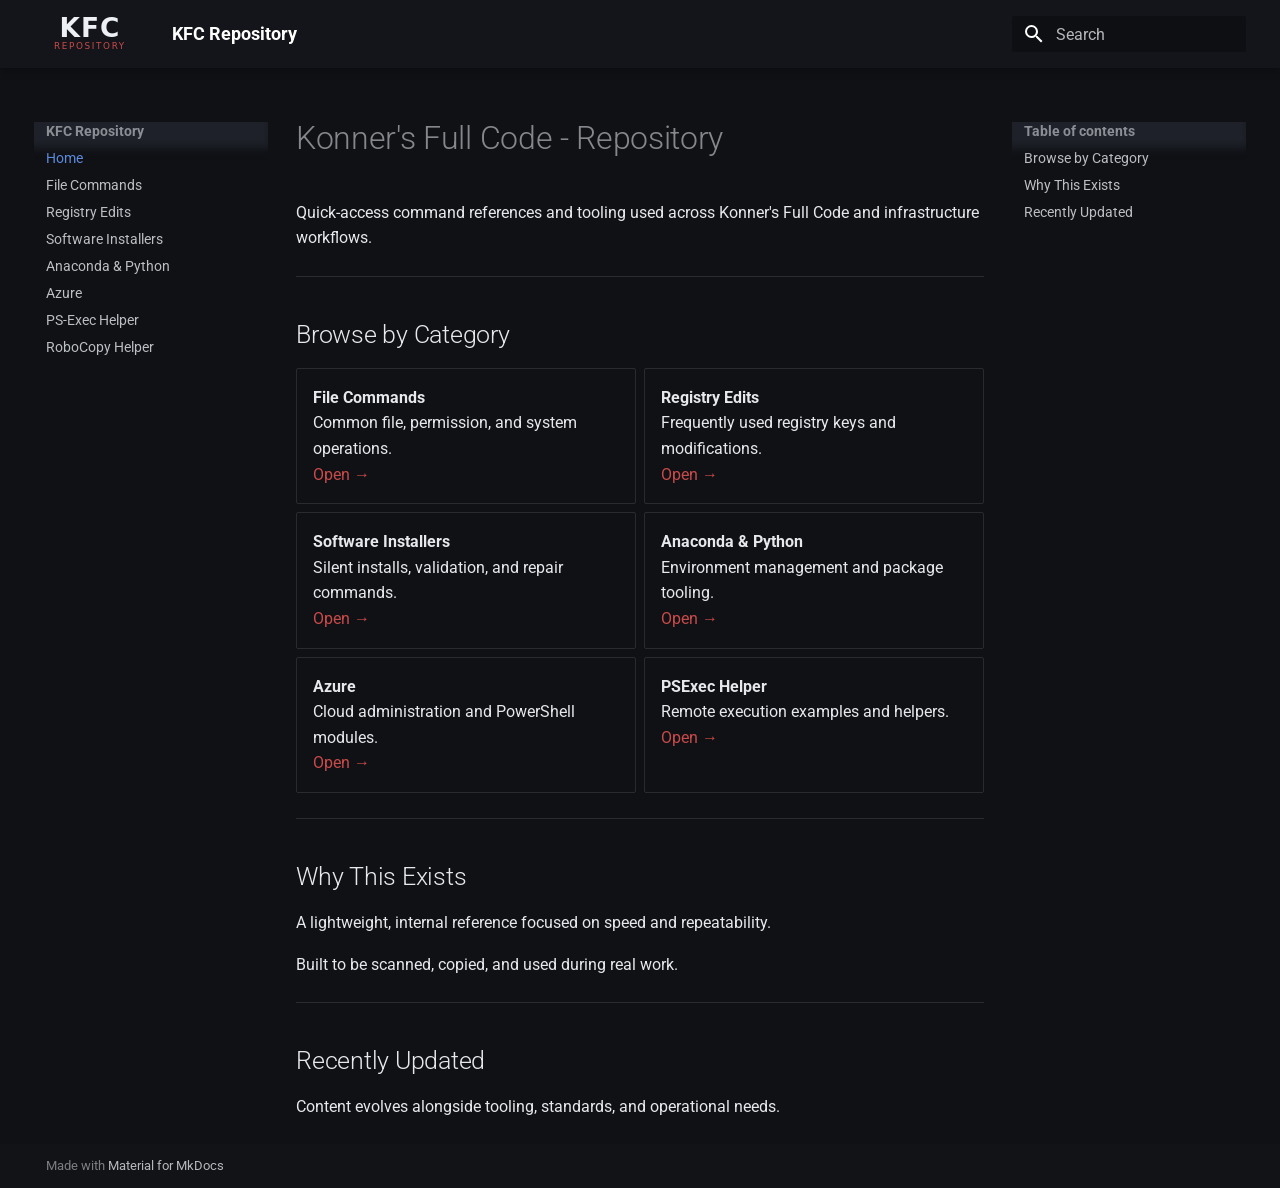
<file: site/index.html>
<!doctype html>
<html lang="en" class="no-js">
  <head>
    
      <meta charset="utf-8">
      <meta name="viewport" content="width=device-width,initial-scale=1">
      
        <meta name="description" content="Konner’s Full Code Repository">
      
      
      
      
      
        <link rel="next" href="File_Commands.html">
      
      
        
      
      
      <link rel="icon" href="assets/favicon.svg">
      <meta name="generator" content="mkdocs-1.6.1, mkdocs-material-9.7.1">
    
    
      
        <title>KFC Repository</title>
      
    
    
      <link rel="stylesheet" href="assets/stylesheets/main.484c7ddc.min.css">
      
        
        <link rel="stylesheet" href="assets/stylesheets/palette.ab4e12ef.min.css">
      
      


    
    
      
    
    
      
        
        
        <link rel="preconnect" href="https://fonts.gstatic.com" crossorigin>
        <link rel="stylesheet" href="https://fonts.googleapis.com/css?family=Roboto:300,300i,400,400i,700,700i%7CRoboto+Mono:400,400i,700,700i&display=fallback">
        <style>:root{--md-text-font:"Roboto";--md-code-font:"Roboto Mono"}</style>
      
    
    
      <link rel="stylesheet" href="stylesheets/extra.css">
    
    <script>__md_scope=new URL(".",location),__md_hash=e=>[...e].reduce(((e,_)=>(e<<5)-e+_.charCodeAt(0)),0),__md_get=(e,_=localStorage,t=__md_scope)=>JSON.parse(_.getItem(t.pathname+"."+e)),__md_set=(e,_,t=localStorage,a=__md_scope)=>{try{t.setItem(a.pathname+"."+e,JSON.stringify(_))}catch(e){}}</script>
    
      

    
    
  </head>
  
  
    
    
    
    
    
    <body dir="ltr" data-md-color-scheme="slate" data-md-color-primary="black" data-md-color-accent="red">
  
    
    <input class="md-toggle" data-md-toggle="drawer" type="checkbox" id="__drawer" autocomplete="off">
    <input class="md-toggle" data-md-toggle="search" type="checkbox" id="__search" autocomplete="off">
    <label class="md-overlay" for="__drawer"></label>
    <div data-md-component="skip">
      
        
        <a href="#service-desk-command-repository" class="md-skip">
          Skip to content
        </a>
      
    </div>
    <div data-md-component="announce">
      
    </div>
    
    
      

  

<header class="md-header md-header--shadow" data-md-component="header">
  <nav class="md-header__inner md-grid" aria-label="Header">
    <a href="index.html" title="KFC Repository" class="md-header__button md-logo" aria-label="KFC Repository" data-md-component="logo">
      
  <img src="assets/logo.svg" alt="logo">

    </a>
    <label class="md-header__button md-icon" for="__drawer">
      
      <svg xmlns="http://www.w3.org/2000/svg" viewBox="0 0 24 24"><path d="M3 6h18v2H3zm0 5h18v2H3zm0 5h18v2H3z"/></svg>
    </label>
    <div class="md-header__title" data-md-component="header-title">
      <div class="md-header__ellipsis">
        <div class="md-header__topic">
          <span class="md-ellipsis">
            KFC Repository
          </span>
        </div>
        <div class="md-header__topic" data-md-component="header-topic">
          <span class="md-ellipsis">
            
              Home
            
          </span>
        </div>
      </div>
    </div>
    
      
    
    
    
    
      
      
        <label class="md-header__button md-icon" for="__search">
          
          <svg xmlns="http://www.w3.org/2000/svg" viewBox="0 0 24 24"><path d="M9.5 3A6.5 6.5 0 0 1 16 9.5c0 1.61-.59 3.09-1.56 4.23l.27.27h.79l5 5-1.5 1.5-5-5v-.79l-.27-.27A6.52 6.52 0 0 1 9.5 16 6.5 6.5 0 0 1 3 9.5 6.5 6.5 0 0 1 9.5 3m0 2C7 5 5 7 5 9.5S7 14 9.5 14 14 12 14 9.5 12 5 9.5 5"/></svg>
        </label>
        <div class="md-search" data-md-component="search" role="dialog">
  <label class="md-search__overlay" for="__search"></label>
  <div class="md-search__inner" role="search">
    <form class="md-search__form" name="search">
      <input type="text" class="md-search__input" name="query" aria-label="Search" placeholder="Search" autocapitalize="off" autocorrect="off" autocomplete="off" spellcheck="false" data-md-component="search-query" required>
      <label class="md-search__icon md-icon" for="__search">
        
        <svg xmlns="http://www.w3.org/2000/svg" viewBox="0 0 24 24"><path d="M9.5 3A6.5 6.5 0 0 1 16 9.5c0 1.61-.59 3.09-1.56 4.23l.27.27h.79l5 5-1.5 1.5-5-5v-.79l-.27-.27A6.52 6.52 0 0 1 9.5 16 6.5 6.5 0 0 1 3 9.5 6.5 6.5 0 0 1 9.5 3m0 2C7 5 5 7 5 9.5S7 14 9.5 14 14 12 14 9.5 12 5 9.5 5"/></svg>
        
        <svg xmlns="http://www.w3.org/2000/svg" viewBox="0 0 24 24"><path d="M20 11v2H8l5.5 5.5-1.42 1.42L4.16 12l7.92-7.92L13.5 5.5 8 11z"/></svg>
      </label>
      <nav class="md-search__options" aria-label="Search">
        
        <button type="reset" class="md-search__icon md-icon" title="Clear" aria-label="Clear" tabindex="-1">
          
          <svg xmlns="http://www.w3.org/2000/svg" viewBox="0 0 24 24"><path d="M19 6.41 17.59 5 12 10.59 6.41 5 5 6.41 10.59 12 5 17.59 6.41 19 12 13.41 17.59 19 19 17.59 13.41 12z"/></svg>
        </button>
      </nav>
      
        <div class="md-search__suggest" data-md-component="search-suggest"></div>
      
    </form>
    <div class="md-search__output">
      <div class="md-search__scrollwrap" tabindex="0" data-md-scrollfix>
        <div class="md-search-result" data-md-component="search-result">
          <div class="md-search-result__meta">
            Initializing search
          </div>
          <ol class="md-search-result__list" role="presentation"></ol>
        </div>
      </div>
    </div>
  </div>
</div>
      
    
    
  </nav>
  
</header>
    
    <div class="md-container" data-md-component="container">
      
      
        
          
        
      
      <main class="md-main" data-md-component="main">
        <div class="md-main__inner md-grid">
          
            
              
              <div class="md-sidebar md-sidebar--primary" data-md-component="sidebar" data-md-type="navigation" >
                <div class="md-sidebar__scrollwrap">
                  <div class="md-sidebar__inner">
                    



<nav class="md-nav md-nav--primary" aria-label="Navigation" data-md-level="0">
  <label class="md-nav__title" for="__drawer">
    <a href="index.html" title="KFC Repository" class="md-nav__button md-logo" aria-label="KFC Repository" data-md-component="logo">
      
  <img src="assets/logo.svg" alt="logo">

    </a>
    KFC Repository
  </label>
  
  <ul class="md-nav__list" data-md-scrollfix>
    
      
      
  
  
    
  
  
  
    <li class="md-nav__item md-nav__item--active">
      
      <input class="md-nav__toggle md-toggle" type="checkbox" id="__toc">
      
      
        
      
      
        <label class="md-nav__link md-nav__link--active" for="__toc">
          
  
  
  <span class="md-ellipsis">
    
  
    Home
  

    
  </span>
  
  

          <span class="md-nav__icon md-icon"></span>
        </label>
      
      <a href="index.html" class="md-nav__link md-nav__link--active">
        
  
  
  <span class="md-ellipsis">
    
  
    Home
  

    
  </span>
  
  

      </a>
      
        

<nav class="md-nav md-nav--secondary" aria-label="Table of contents">
  
  
  
    
  
  
    <label class="md-nav__title" for="__toc">
      <span class="md-nav__icon md-icon"></span>
      Table of contents
    </label>
    <ul class="md-nav__list" data-md-component="toc" data-md-scrollfix>
      
        <li class="md-nav__item">
  <a href="#browse-by-category" class="md-nav__link">
    <span class="md-ellipsis">
      
        Browse by Category
      
    </span>
  </a>
  
</li>
      
        <li class="md-nav__item">
  <a href="#why-this-exists" class="md-nav__link">
    <span class="md-ellipsis">
      
        Why This Exists
      
    </span>
  </a>
  
</li>
      
        <li class="md-nav__item">
  <a href="#recently-updated" class="md-nav__link">
    <span class="md-ellipsis">
      
        Recently Updated
      
    </span>
  </a>
  
</li>
      
    </ul>
  
</nav>
      
    </li>
  

    
      
      
  
  
  
  
    <li class="md-nav__item">
      <a href="File_Commands.html" class="md-nav__link">
        
  
  
  <span class="md-ellipsis">
    
  
    File Commands
  

    
  </span>
  
  

      </a>
    </li>
  

    
      
      
  
  
  
  
    <li class="md-nav__item">
      <a href="Registry.html" class="md-nav__link">
        
  
  
  <span class="md-ellipsis">
    
  
    Registry Edits
  

    
  </span>
  
  

      </a>
    </li>
  

    
      
      
  
  
  
  
    <li class="md-nav__item">
      <a href="Software%20Installers.html" class="md-nav__link">
        
  
  
  <span class="md-ellipsis">
    
  
    Software Installers
  

    
  </span>
  
  

      </a>
    </li>
  

    
      
      
  
  
  
  
    <li class="md-nav__item">
      <a href="Python-Anaconda.html" class="md-nav__link">
        
  
  
  <span class="md-ellipsis">
    
  
    Anaconda & Python
  

    
  </span>
  
  

      </a>
    </li>
  

    
      
      
  
  
  
  
    <li class="md-nav__item">
      <a href="Azure.html" class="md-nav__link">
        
  
  
  <span class="md-ellipsis">
    
  
    Azure
  

    
  </span>
  
  

      </a>
    </li>
  

    
      
      
  
  
  
  
    <li class="md-nav__item">
      <a href="PSEXEC.html" class="md-nav__link">
        
  
  
  <span class="md-ellipsis">
    
  
    PS-Exec Helper
  

    
  </span>
  
  

      </a>
    </li>
  

    
      
      
  
  
  
  
    <li class="md-nav__item">
      <a href="Robocopy.html" class="md-nav__link">
        
  
  
  <span class="md-ellipsis">
    
  
    RoboCopy Helper
  

    
  </span>
  
  

      </a>
    </li>
  

    
  </ul>
</nav>
                  </div>
                </div>
              </div>
            
            
              
              <div class="md-sidebar md-sidebar--secondary" data-md-component="sidebar" data-md-type="toc" >
                <div class="md-sidebar__scrollwrap">
                  <div class="md-sidebar__inner">
                    

<nav class="md-nav md-nav--secondary" aria-label="Table of contents">
  
  
  
    
  
  
    <label class="md-nav__title" for="__toc">
      <span class="md-nav__icon md-icon"></span>
      Table of contents
    </label>
    <ul class="md-nav__list" data-md-component="toc" data-md-scrollfix>
      
        <li class="md-nav__item">
  <a href="#browse-by-category" class="md-nav__link">
    <span class="md-ellipsis">
      
        Browse by Category
      
    </span>
  </a>
  
</li>
      
        <li class="md-nav__item">
  <a href="#why-this-exists" class="md-nav__link">
    <span class="md-ellipsis">
      
        Why This Exists
      
    </span>
  </a>
  
</li>
      
        <li class="md-nav__item">
  <a href="#recently-updated" class="md-nav__link">
    <span class="md-ellipsis">
      
        Recently Updated
      
    </span>
  </a>
  
</li>
      
    </ul>
  
</nav>
                  </div>
                </div>
              </div>
            
          
          
            <div class="md-content" data-md-component="content">
              
              <article class="md-content__inner md-typeset">
                
                  



<h1 id="konners-full-code-repository">Konner's Full Code - Repository</h1>
<p>Quick-access command references and tooling used across Konner's Full Code and infrastructure workflows.</p>
<hr />
<h2 id="browse-by-category">Browse by Category</h2>
<div class="grid cards">
<ul>
<li>
<p><strong>File Commands</strong><br />
  Common file, permission, and system operations.<br />
<a href="File_Commands.html">Open →</a></p>
</li>
<li>
<p><strong>Registry Edits</strong><br />
  Frequently used registry keys and modifications.<br />
<a href="Registry.html">Open →</a></p>
</li>
<li>
<p><strong>Software Installers</strong><br />
  Silent installs, validation, and repair commands.<br />
<a href="Software%20Installers.html">Open →</a></p>
</li>
<li>
<p><strong>Anaconda &amp; Python</strong><br />
  Environment management and package tooling.<br />
<a href="Python-Anaconda.html">Open →</a></p>
</li>
<li>
<p><strong>Azure</strong><br />
  Cloud administration and PowerShell modules.<br />
<a href="Azure.html">Open →</a></p>
</li>
<li>
<p><strong>PSExec Helper</strong><br />
  Remote execution examples and helpers.<br />
<a href="PSEXEC.html">Open →</a></p>
</li>
</ul>
</div>
<hr />
<h2 id="why-this-exists">Why This Exists</h2>
<p>A lightweight, internal reference focused on speed and repeatability.</p>
<p>Built to be scanned, copied, and used during real work.</p>
<hr />
<h2 id="recently-updated">Recently Updated</h2>
<p>Content evolves alongside tooling, standards, and operational needs.</p>












                
              </article>
            </div>
          
          
  <script>var tabs=__md_get("__tabs");if(Array.isArray(tabs))e:for(var set of document.querySelectorAll(".tabbed-set")){var labels=set.querySelector(".tabbed-labels");for(var tab of tabs)for(var label of labels.getElementsByTagName("label"))if(label.innerText.trim()===tab){var input=document.getElementById(label.htmlFor);input.checked=!0;continue e}}</script>

<script>var target=document.getElementById(location.hash.slice(1));target&&target.name&&(target.checked=target.name.startsWith("__tabbed_"))</script>
        </div>
        
      </main>
      
        <footer class="md-footer">
  
  <div class="md-footer-meta md-typeset">
    <div class="md-footer-meta__inner md-grid">
      <div class="md-copyright">
  
  
    Made with
    <a href="https://squidfunk.github.io/mkdocs-material/" target="_blank" rel="noopener">
      Material for MkDocs
    </a>
  
</div>
      
    </div>
  </div>
</footer>
      
    </div>
    <div class="md-dialog" data-md-component="dialog">
      <div class="md-dialog__inner md-typeset"></div>
    </div>
    
    
    
      
      
      <script id="__config" type="application/json">{"annotate": null, "base": ".", "features": ["content.code.copy", "content.tabs.link", "navigation.instant", "navigation.sections", "navigation.expand", "search.highlight", "search.suggest"], "search": "assets/javascripts/workers/search.2c215733.min.js", "tags": null, "translations": {"clipboard.copied": "Copied to clipboard", "clipboard.copy": "Copy to clipboard", "search.result.more.one": "1 more on this page", "search.result.more.other": "# more on this page", "search.result.none": "No matching documents", "search.result.one": "1 matching document", "search.result.other": "# matching documents", "search.result.placeholder": "Type to start searching", "search.result.term.missing": "Missing", "select.version": "Select version"}, "version": null}</script>
    
    
      <script src="assets/javascripts/bundle.79ae519e.min.js"></script>
      
    
  </body>
</html>
</file>
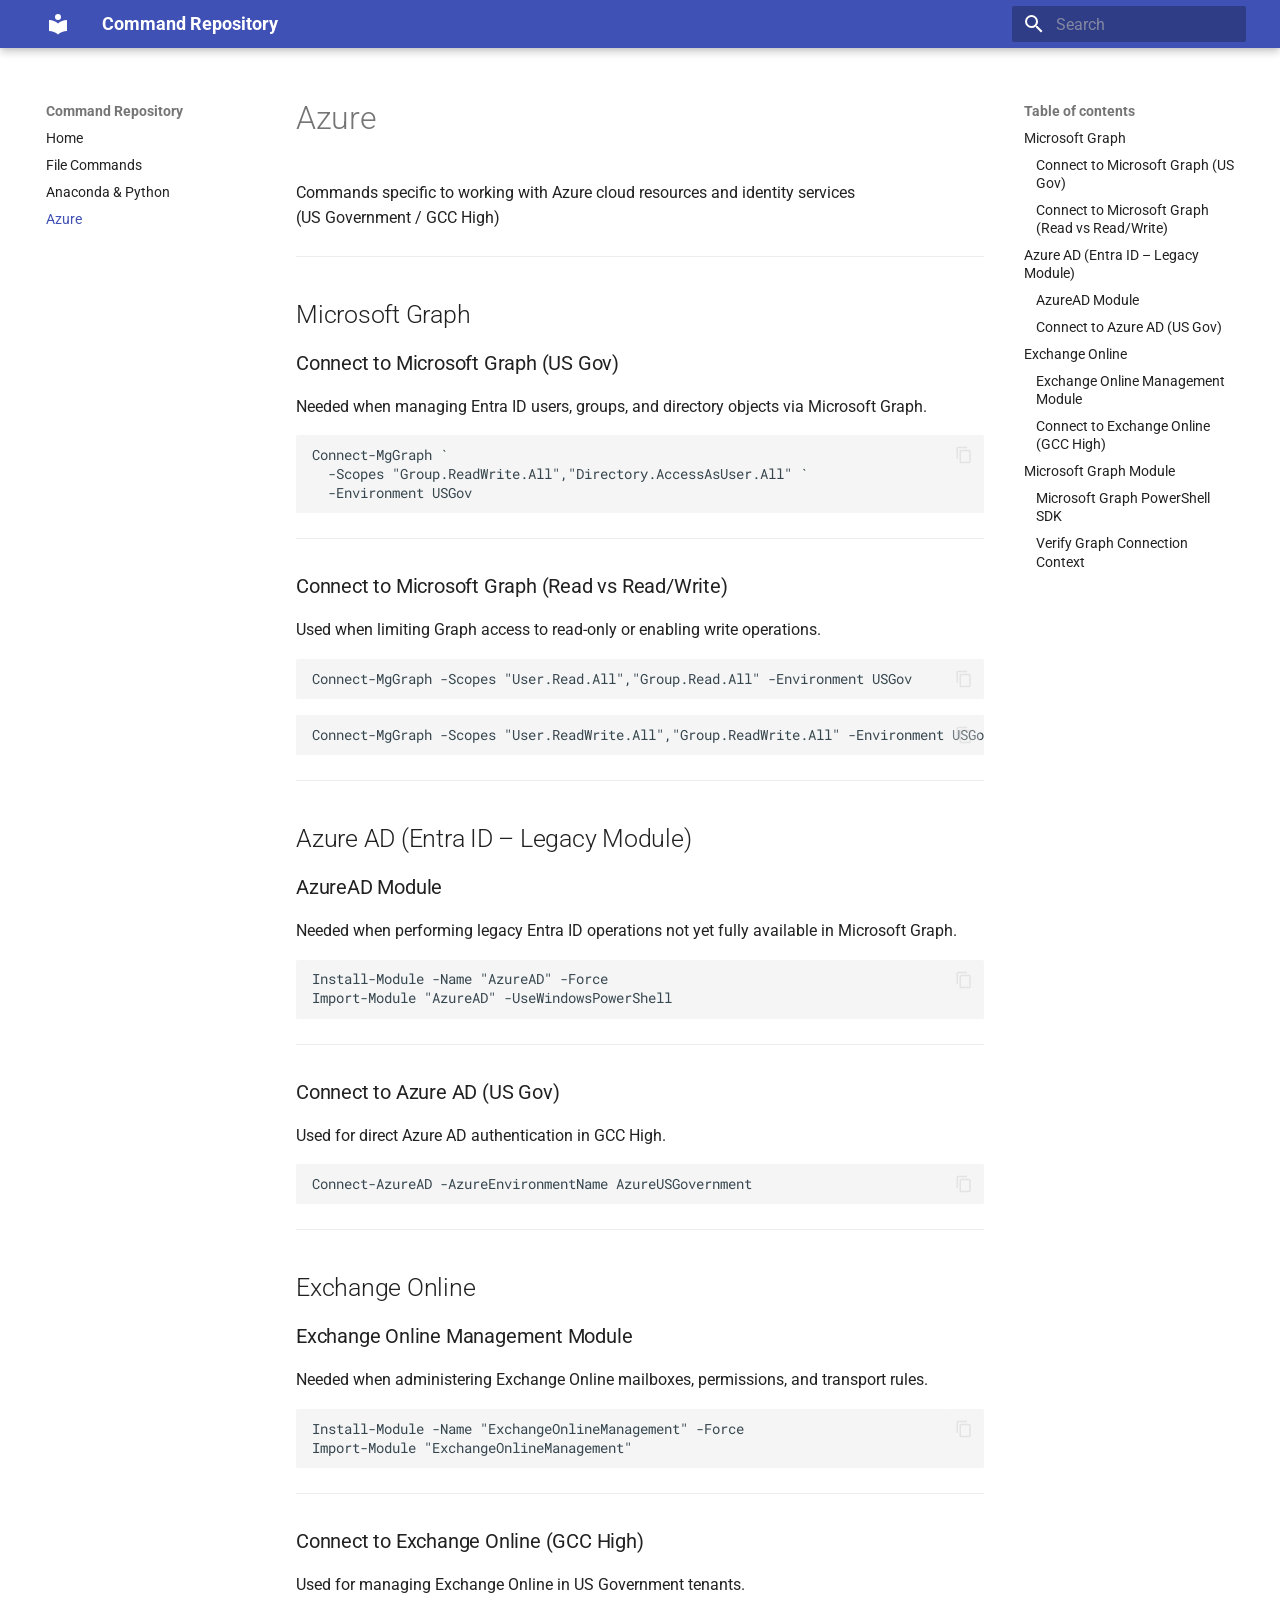
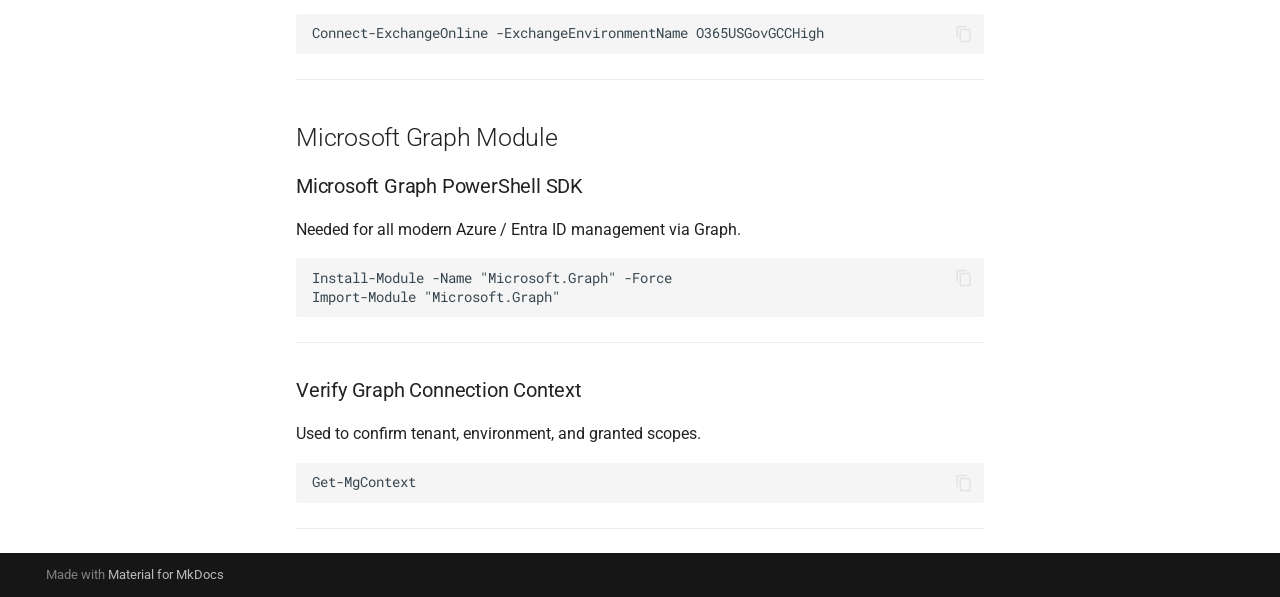
<file: site/Azure/index.html>
<!doctype html>
<html lang="en" class="no-js">
  <head>
    
      <meta charset="utf-8">
      <meta name="viewport" content="width=device-width,initial-scale=1">
      
      
      
      
        <link rel="prev" href="../Python-Anaconda/">
      
      
      
        
      
      
      <link rel="icon" href="../assets/images/favicon.png">
      <meta name="generator" content="mkdocs-1.6.1, mkdocs-material-9.7.1">
    
    
      
        <title>Azure - Command Repository</title>
      
    
    
      <link rel="stylesheet" href="../assets/stylesheets/main.484c7ddc.min.css">
      
      


    
    
      
    
    
      
        
        
        <link rel="preconnect" href="https://fonts.gstatic.com" crossorigin>
        <link rel="stylesheet" href="https://fonts.googleapis.com/css?family=Roboto:300,300i,400,400i,700,700i%7CRoboto+Mono:400,400i,700,700i&display=fallback">
        <style>:root{--md-text-font:"Roboto";--md-code-font:"Roboto Mono"}</style>
      
    
    
    <script>__md_scope=new URL("..",location),__md_hash=e=>[...e].reduce(((e,_)=>(e<<5)-e+_.charCodeAt(0)),0),__md_get=(e,_=localStorage,t=__md_scope)=>JSON.parse(_.getItem(t.pathname+"."+e)),__md_set=(e,_,t=localStorage,a=__md_scope)=>{try{t.setItem(a.pathname+"."+e,JSON.stringify(_))}catch(e){}}</script>
    
      

    
    
  </head>
  
  
    <body dir="ltr">
  
    
    <input class="md-toggle" data-md-toggle="drawer" type="checkbox" id="__drawer" autocomplete="off">
    <input class="md-toggle" data-md-toggle="search" type="checkbox" id="__search" autocomplete="off">
    <label class="md-overlay" for="__drawer"></label>
    <div data-md-component="skip">
      
        
        <a href="#azure" class="md-skip">
          Skip to content
        </a>
      
    </div>
    <div data-md-component="announce">
      
    </div>
    
    
      

  

<header class="md-header md-header--shadow" data-md-component="header">
  <nav class="md-header__inner md-grid" aria-label="Header">
    <a href=".." title="Command Repository" class="md-header__button md-logo" aria-label="Command Repository" data-md-component="logo">
      
  
  <svg xmlns="http://www.w3.org/2000/svg" viewBox="0 0 24 24"><path d="M12 8a3 3 0 0 0 3-3 3 3 0 0 0-3-3 3 3 0 0 0-3 3 3 3 0 0 0 3 3m0 3.54C9.64 9.35 6.5 8 3 8v11c3.5 0 6.64 1.35 9 3.54 2.36-2.19 5.5-3.54 9-3.54V8c-3.5 0-6.64 1.35-9 3.54"/></svg>

    </a>
    <label class="md-header__button md-icon" for="__drawer">
      
      <svg xmlns="http://www.w3.org/2000/svg" viewBox="0 0 24 24"><path d="M3 6h18v2H3zm0 5h18v2H3zm0 5h18v2H3z"/></svg>
    </label>
    <div class="md-header__title" data-md-component="header-title">
      <div class="md-header__ellipsis">
        <div class="md-header__topic">
          <span class="md-ellipsis">
            Command Repository
          </span>
        </div>
        <div class="md-header__topic" data-md-component="header-topic">
          <span class="md-ellipsis">
            
              Azure
            
          </span>
        </div>
      </div>
    </div>
    
    
      <script>var palette=__md_get("__palette");if(palette&&palette.color){if("(prefers-color-scheme)"===palette.color.media){var media=matchMedia("(prefers-color-scheme: light)"),input=document.querySelector(media.matches?"[data-md-color-media='(prefers-color-scheme: light)']":"[data-md-color-media='(prefers-color-scheme: dark)']");palette.color.media=input.getAttribute("data-md-color-media"),palette.color.scheme=input.getAttribute("data-md-color-scheme"),palette.color.primary=input.getAttribute("data-md-color-primary"),palette.color.accent=input.getAttribute("data-md-color-accent")}for(var[key,value]of Object.entries(palette.color))document.body.setAttribute("data-md-color-"+key,value)}</script>
    
    
    
      
      
        <label class="md-header__button md-icon" for="__search">
          
          <svg xmlns="http://www.w3.org/2000/svg" viewBox="0 0 24 24"><path d="M9.5 3A6.5 6.5 0 0 1 16 9.5c0 1.61-.59 3.09-1.56 4.23l.27.27h.79l5 5-1.5 1.5-5-5v-.79l-.27-.27A6.52 6.52 0 0 1 9.5 16 6.5 6.5 0 0 1 3 9.5 6.5 6.5 0 0 1 9.5 3m0 2C7 5 5 7 5 9.5S7 14 9.5 14 14 12 14 9.5 12 5 9.5 5"/></svg>
        </label>
        <div class="md-search" data-md-component="search" role="dialog">
  <label class="md-search__overlay" for="__search"></label>
  <div class="md-search__inner" role="search">
    <form class="md-search__form" name="search">
      <input type="text" class="md-search__input" name="query" aria-label="Search" placeholder="Search" autocapitalize="off" autocorrect="off" autocomplete="off" spellcheck="false" data-md-component="search-query" required>
      <label class="md-search__icon md-icon" for="__search">
        
        <svg xmlns="http://www.w3.org/2000/svg" viewBox="0 0 24 24"><path d="M9.5 3A6.5 6.5 0 0 1 16 9.5c0 1.61-.59 3.09-1.56 4.23l.27.27h.79l5 5-1.5 1.5-5-5v-.79l-.27-.27A6.52 6.52 0 0 1 9.5 16 6.5 6.5 0 0 1 3 9.5 6.5 6.5 0 0 1 9.5 3m0 2C7 5 5 7 5 9.5S7 14 9.5 14 14 12 14 9.5 12 5 9.5 5"/></svg>
        
        <svg xmlns="http://www.w3.org/2000/svg" viewBox="0 0 24 24"><path d="M20 11v2H8l5.5 5.5-1.42 1.42L4.16 12l7.92-7.92L13.5 5.5 8 11z"/></svg>
      </label>
      <nav class="md-search__options" aria-label="Search">
        
        <button type="reset" class="md-search__icon md-icon" title="Clear" aria-label="Clear" tabindex="-1">
          
          <svg xmlns="http://www.w3.org/2000/svg" viewBox="0 0 24 24"><path d="M19 6.41 17.59 5 12 10.59 6.41 5 5 6.41 10.59 12 5 17.59 6.41 19 12 13.41 17.59 19 19 17.59 13.41 12z"/></svg>
        </button>
      </nav>
      
        <div class="md-search__suggest" data-md-component="search-suggest"></div>
      
    </form>
    <div class="md-search__output">
      <div class="md-search__scrollwrap" tabindex="0" data-md-scrollfix>
        <div class="md-search-result" data-md-component="search-result">
          <div class="md-search-result__meta">
            Initializing search
          </div>
          <ol class="md-search-result__list" role="presentation"></ol>
        </div>
      </div>
    </div>
  </div>
</div>
      
    
    
  </nav>
  
</header>
    
    <div class="md-container" data-md-component="container">
      
      
        
          
        
      
      <main class="md-main" data-md-component="main">
        <div class="md-main__inner md-grid">
          
            
              
              <div class="md-sidebar md-sidebar--primary" data-md-component="sidebar" data-md-type="navigation" >
                <div class="md-sidebar__scrollwrap">
                  <div class="md-sidebar__inner">
                    



<nav class="md-nav md-nav--primary" aria-label="Navigation" data-md-level="0">
  <label class="md-nav__title" for="__drawer">
    <a href=".." title="Command Repository" class="md-nav__button md-logo" aria-label="Command Repository" data-md-component="logo">
      
  
  <svg xmlns="http://www.w3.org/2000/svg" viewBox="0 0 24 24"><path d="M12 8a3 3 0 0 0 3-3 3 3 0 0 0-3-3 3 3 0 0 0-3 3 3 3 0 0 0 3 3m0 3.54C9.64 9.35 6.5 8 3 8v11c3.5 0 6.64 1.35 9 3.54 2.36-2.19 5.5-3.54 9-3.54V8c-3.5 0-6.64 1.35-9 3.54"/></svg>

    </a>
    Command Repository
  </label>
  
  <ul class="md-nav__list" data-md-scrollfix>
    
      
      
  
  
  
  
    <li class="md-nav__item">
      <a href=".." class="md-nav__link">
        
  
  
  <span class="md-ellipsis">
    
  
    Home
  

    
  </span>
  
  

      </a>
    </li>
  

    
      
      
  
  
  
  
    <li class="md-nav__item">
      <a href="../File_Commands/" class="md-nav__link">
        
  
  
  <span class="md-ellipsis">
    
  
    File Commands
  

    
  </span>
  
  

      </a>
    </li>
  

    
      
      
  
  
  
  
    <li class="md-nav__item">
      <a href="../Python-Anaconda/" class="md-nav__link">
        
  
  
  <span class="md-ellipsis">
    
  
    Anaconda & Python
  

    
  </span>
  
  

      </a>
    </li>
  

    
      
      
  
  
    
  
  
  
    <li class="md-nav__item md-nav__item--active">
      
      <input class="md-nav__toggle md-toggle" type="checkbox" id="__toc">
      
      
        
      
      
        <label class="md-nav__link md-nav__link--active" for="__toc">
          
  
  
  <span class="md-ellipsis">
    
  
    Azure
  

    
  </span>
  
  

          <span class="md-nav__icon md-icon"></span>
        </label>
      
      <a href="./" class="md-nav__link md-nav__link--active">
        
  
  
  <span class="md-ellipsis">
    
  
    Azure
  

    
  </span>
  
  

      </a>
      
        

<nav class="md-nav md-nav--secondary" aria-label="Table of contents">
  
  
  
    
  
  
    <label class="md-nav__title" for="__toc">
      <span class="md-nav__icon md-icon"></span>
      Table of contents
    </label>
    <ul class="md-nav__list" data-md-component="toc" data-md-scrollfix>
      
        <li class="md-nav__item">
  <a href="#microsoft-graph" class="md-nav__link">
    <span class="md-ellipsis">
      
        Microsoft Graph
      
    </span>
  </a>
  
    <nav class="md-nav" aria-label="Microsoft Graph">
      <ul class="md-nav__list">
        
          <li class="md-nav__item">
  <a href="#connect-to-microsoft-graph-us-gov" class="md-nav__link">
    <span class="md-ellipsis">
      
        Connect to Microsoft Graph (US Gov)
      
    </span>
  </a>
  
</li>
        
          <li class="md-nav__item">
  <a href="#connect-to-microsoft-graph-read-vs-readwrite" class="md-nav__link">
    <span class="md-ellipsis">
      
        Connect to Microsoft Graph (Read vs Read/Write)
      
    </span>
  </a>
  
</li>
        
      </ul>
    </nav>
  
</li>
      
        <li class="md-nav__item">
  <a href="#azure-ad-entra-id-legacy-module" class="md-nav__link">
    <span class="md-ellipsis">
      
        Azure AD (Entra ID – Legacy Module)
      
    </span>
  </a>
  
    <nav class="md-nav" aria-label="Azure AD (Entra ID – Legacy Module)">
      <ul class="md-nav__list">
        
          <li class="md-nav__item">
  <a href="#azuread-module" class="md-nav__link">
    <span class="md-ellipsis">
      
        AzureAD Module
      
    </span>
  </a>
  
</li>
        
          <li class="md-nav__item">
  <a href="#connect-to-azure-ad-us-gov" class="md-nav__link">
    <span class="md-ellipsis">
      
        Connect to Azure AD (US Gov)
      
    </span>
  </a>
  
</li>
        
      </ul>
    </nav>
  
</li>
      
        <li class="md-nav__item">
  <a href="#exchange-online" class="md-nav__link">
    <span class="md-ellipsis">
      
        Exchange Online
      
    </span>
  </a>
  
    <nav class="md-nav" aria-label="Exchange Online">
      <ul class="md-nav__list">
        
          <li class="md-nav__item">
  <a href="#exchange-online-management-module" class="md-nav__link">
    <span class="md-ellipsis">
      
        Exchange Online Management Module
      
    </span>
  </a>
  
</li>
        
          <li class="md-nav__item">
  <a href="#connect-to-exchange-online-gcc-high" class="md-nav__link">
    <span class="md-ellipsis">
      
        Connect to Exchange Online (GCC High)
      
    </span>
  </a>
  
</li>
        
      </ul>
    </nav>
  
</li>
      
        <li class="md-nav__item">
  <a href="#microsoft-graph-module" class="md-nav__link">
    <span class="md-ellipsis">
      
        Microsoft Graph Module
      
    </span>
  </a>
  
    <nav class="md-nav" aria-label="Microsoft Graph Module">
      <ul class="md-nav__list">
        
          <li class="md-nav__item">
  <a href="#microsoft-graph-powershell-sdk" class="md-nav__link">
    <span class="md-ellipsis">
      
        Microsoft Graph PowerShell SDK
      
    </span>
  </a>
  
</li>
        
          <li class="md-nav__item">
  <a href="#verify-graph-connection-context" class="md-nav__link">
    <span class="md-ellipsis">
      
        Verify Graph Connection Context
      
    </span>
  </a>
  
</li>
        
      </ul>
    </nav>
  
</li>
      
    </ul>
  
</nav>
      
    </li>
  

    
  </ul>
</nav>
                  </div>
                </div>
              </div>
            
            
              
              <div class="md-sidebar md-sidebar--secondary" data-md-component="sidebar" data-md-type="toc" >
                <div class="md-sidebar__scrollwrap">
                  <div class="md-sidebar__inner">
                    

<nav class="md-nav md-nav--secondary" aria-label="Table of contents">
  
  
  
    
  
  
    <label class="md-nav__title" for="__toc">
      <span class="md-nav__icon md-icon"></span>
      Table of contents
    </label>
    <ul class="md-nav__list" data-md-component="toc" data-md-scrollfix>
      
        <li class="md-nav__item">
  <a href="#microsoft-graph" class="md-nav__link">
    <span class="md-ellipsis">
      
        Microsoft Graph
      
    </span>
  </a>
  
    <nav class="md-nav" aria-label="Microsoft Graph">
      <ul class="md-nav__list">
        
          <li class="md-nav__item">
  <a href="#connect-to-microsoft-graph-us-gov" class="md-nav__link">
    <span class="md-ellipsis">
      
        Connect to Microsoft Graph (US Gov)
      
    </span>
  </a>
  
</li>
        
          <li class="md-nav__item">
  <a href="#connect-to-microsoft-graph-read-vs-readwrite" class="md-nav__link">
    <span class="md-ellipsis">
      
        Connect to Microsoft Graph (Read vs Read/Write)
      
    </span>
  </a>
  
</li>
        
      </ul>
    </nav>
  
</li>
      
        <li class="md-nav__item">
  <a href="#azure-ad-entra-id-legacy-module" class="md-nav__link">
    <span class="md-ellipsis">
      
        Azure AD (Entra ID – Legacy Module)
      
    </span>
  </a>
  
    <nav class="md-nav" aria-label="Azure AD (Entra ID – Legacy Module)">
      <ul class="md-nav__list">
        
          <li class="md-nav__item">
  <a href="#azuread-module" class="md-nav__link">
    <span class="md-ellipsis">
      
        AzureAD Module
      
    </span>
  </a>
  
</li>
        
          <li class="md-nav__item">
  <a href="#connect-to-azure-ad-us-gov" class="md-nav__link">
    <span class="md-ellipsis">
      
        Connect to Azure AD (US Gov)
      
    </span>
  </a>
  
</li>
        
      </ul>
    </nav>
  
</li>
      
        <li class="md-nav__item">
  <a href="#exchange-online" class="md-nav__link">
    <span class="md-ellipsis">
      
        Exchange Online
      
    </span>
  </a>
  
    <nav class="md-nav" aria-label="Exchange Online">
      <ul class="md-nav__list">
        
          <li class="md-nav__item">
  <a href="#exchange-online-management-module" class="md-nav__link">
    <span class="md-ellipsis">
      
        Exchange Online Management Module
      
    </span>
  </a>
  
</li>
        
          <li class="md-nav__item">
  <a href="#connect-to-exchange-online-gcc-high" class="md-nav__link">
    <span class="md-ellipsis">
      
        Connect to Exchange Online (GCC High)
      
    </span>
  </a>
  
</li>
        
      </ul>
    </nav>
  
</li>
      
        <li class="md-nav__item">
  <a href="#microsoft-graph-module" class="md-nav__link">
    <span class="md-ellipsis">
      
        Microsoft Graph Module
      
    </span>
  </a>
  
    <nav class="md-nav" aria-label="Microsoft Graph Module">
      <ul class="md-nav__list">
        
          <li class="md-nav__item">
  <a href="#microsoft-graph-powershell-sdk" class="md-nav__link">
    <span class="md-ellipsis">
      
        Microsoft Graph PowerShell SDK
      
    </span>
  </a>
  
</li>
        
          <li class="md-nav__item">
  <a href="#verify-graph-connection-context" class="md-nav__link">
    <span class="md-ellipsis">
      
        Verify Graph Connection Context
      
    </span>
  </a>
  
</li>
        
      </ul>
    </nav>
  
</li>
      
    </ul>
  
</nav>
                  </div>
                </div>
              </div>
            
          
          
            <div class="md-content" data-md-component="content">
              
              <article class="md-content__inner md-typeset">
                
                  



<h1 id="azure">Azure</h1>
<p>Commands specific to working with Azure cloud resources and identity services<br />
(US Government / GCC High)</p>
<hr />
<h2 id="microsoft-graph">Microsoft Graph</h2>
<h3 id="connect-to-microsoft-graph-us-gov">Connect to Microsoft Graph (US Gov)</h3>
<p>Needed when managing Entra ID users, groups, and directory objects via Microsoft Graph.</p>
<pre><code class="language-powershell">Connect-MgGraph `
  -Scopes &quot;Group.ReadWrite.All&quot;,&quot;Directory.AccessAsUser.All&quot; `
  -Environment USGov
</code></pre>
<hr />
<h3 id="connect-to-microsoft-graph-read-vs-readwrite">Connect to Microsoft Graph (Read vs Read/Write)</h3>
<p>Used when limiting Graph access to read-only or enabling write operations.</p>
<pre><code class="language-powershell">Connect-MgGraph -Scopes &quot;User.Read.All&quot;,&quot;Group.Read.All&quot; -Environment USGov
</code></pre>
<pre><code class="language-powershell">Connect-MgGraph -Scopes &quot;User.ReadWrite.All&quot;,&quot;Group.ReadWrite.All&quot; -Environment USGov
</code></pre>
<hr />
<h2 id="azure-ad-entra-id-legacy-module">Azure AD (Entra ID – Legacy Module)</h2>
<h3 id="azuread-module">AzureAD Module</h3>
<p>Needed when performing legacy Entra ID operations not yet fully available in Microsoft Graph.</p>
<pre><code class="language-powershell">Install-Module -Name &quot;AzureAD&quot; -Force
Import-Module &quot;AzureAD&quot; -UseWindowsPowerShell
</code></pre>
<hr />
<h3 id="connect-to-azure-ad-us-gov">Connect to Azure AD (US Gov)</h3>
<p>Used for direct Azure AD authentication in GCC High.</p>
<pre><code class="language-powershell">Connect-AzureAD -AzureEnvironmentName AzureUSGovernment
</code></pre>
<hr />
<h2 id="exchange-online">Exchange Online</h2>
<h3 id="exchange-online-management-module">Exchange Online Management Module</h3>
<p>Needed when administering Exchange Online mailboxes, permissions, and transport rules.</p>
<pre><code class="language-powershell">Install-Module -Name &quot;ExchangeOnlineManagement&quot; -Force
Import-Module &quot;ExchangeOnlineManagement&quot;
</code></pre>
<hr />
<h3 id="connect-to-exchange-online-gcc-high">Connect to Exchange Online (GCC High)</h3>
<p>Used for managing Exchange Online in US Government tenants.</p>
<pre><code class="language-powershell">Connect-ExchangeOnline -ExchangeEnvironmentName O365USGovGCCHigh
</code></pre>
<hr />
<h2 id="microsoft-graph-module">Microsoft Graph Module</h2>
<h3 id="microsoft-graph-powershell-sdk">Microsoft Graph PowerShell SDK</h3>
<p>Needed for all modern Azure / Entra ID management via Graph.</p>
<pre><code class="language-powershell">Install-Module -Name &quot;Microsoft.Graph&quot; -Force
Import-Module &quot;Microsoft.Graph&quot;
</code></pre>
<hr />
<h3 id="verify-graph-connection-context">Verify Graph Connection Context</h3>
<p>Used to confirm tenant, environment, and granted scopes.</p>
<pre><code class="language-powershell">Get-MgContext
</code></pre>
<hr />












                
              </article>
            </div>
          
          
<script>var target=document.getElementById(location.hash.slice(1));target&&target.name&&(target.checked=target.name.startsWith("__tabbed_"))</script>
        </div>
        
      </main>
      
        <footer class="md-footer">
  
  <div class="md-footer-meta md-typeset">
    <div class="md-footer-meta__inner md-grid">
      <div class="md-copyright">
  
  
    Made with
    <a href="https://squidfunk.github.io/mkdocs-material/" target="_blank" rel="noopener">
      Material for MkDocs
    </a>
  
</div>
      
    </div>
  </div>
</footer>
      
    </div>
    <div class="md-dialog" data-md-component="dialog">
      <div class="md-dialog__inner md-typeset"></div>
    </div>
    
    
    
      
      
      <script id="__config" type="application/json">{"annotate": null, "base": "..", "features": ["content.code.copy", "navigation.instant", "navigation.sections", "navigation.expand", "search.highlight", "search.suggest"], "search": "../assets/javascripts/workers/search.2c215733.min.js", "tags": null, "translations": {"clipboard.copied": "Copied to clipboard", "clipboard.copy": "Copy to clipboard", "search.result.more.one": "1 more on this page", "search.result.more.other": "# more on this page", "search.result.none": "No matching documents", "search.result.one": "1 matching document", "search.result.other": "# matching documents", "search.result.placeholder": "Type to start searching", "search.result.term.missing": "Missing", "select.version": "Select version"}, "version": null}</script>
    
    
      <script src="../assets/javascripts/bundle.79ae519e.min.js"></script>
      
    
  </body>
</html>
</file>
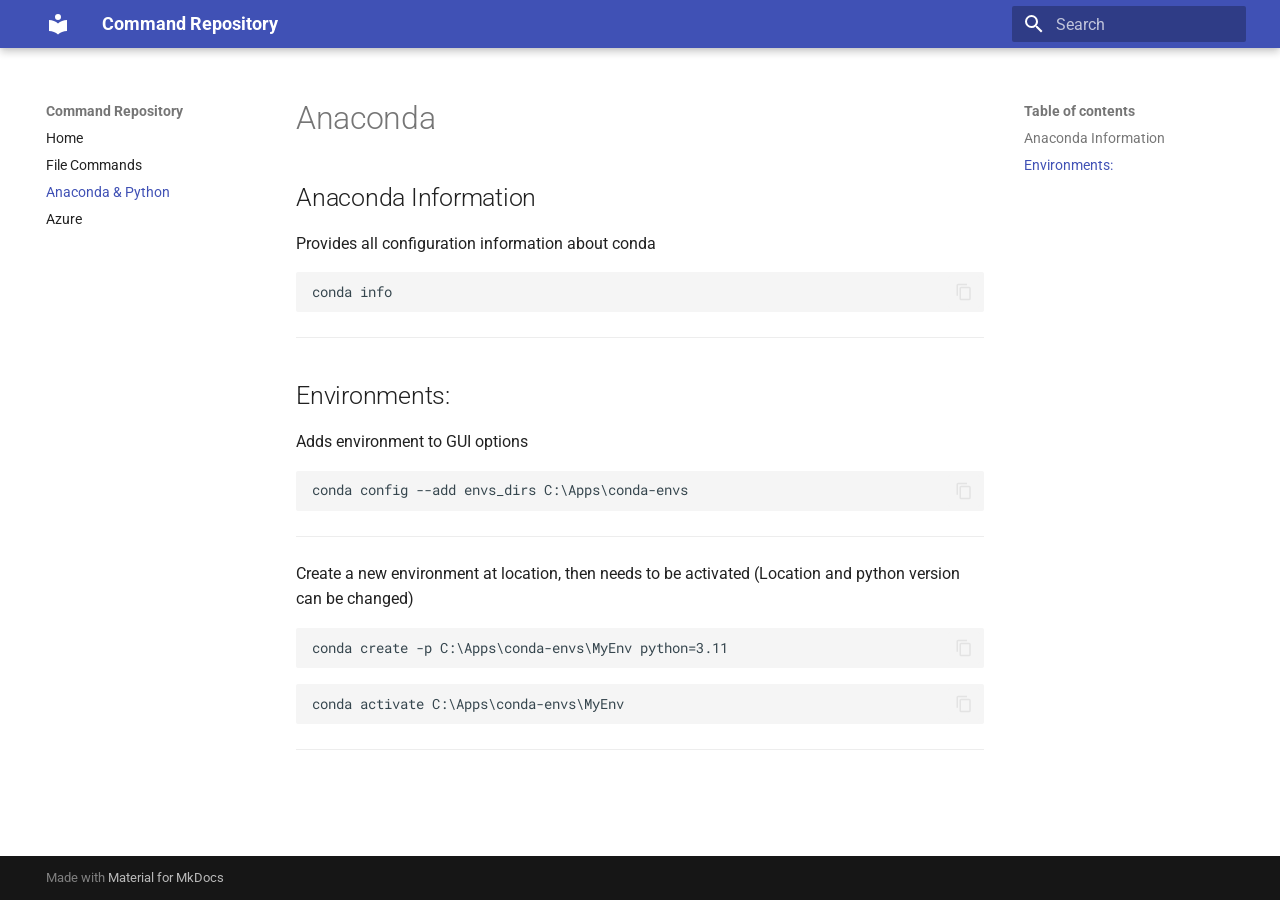
<file: site/Python-Anaconda/index.html>
<!doctype html>
<html lang="en" class="no-js">
  <head>
    
      <meta charset="utf-8">
      <meta name="viewport" content="width=device-width,initial-scale=1">
      
      
      
      
        <link rel="prev" href="../File_Commands/">
      
      
        <link rel="next" href="../Azure/">
      
      
        
      
      
      <link rel="icon" href="../assets/images/favicon.png">
      <meta name="generator" content="mkdocs-1.6.1, mkdocs-material-9.7.1">
    
    
      
        <title>Anaconda & Python - Command Repository</title>
      
    
    
      <link rel="stylesheet" href="../assets/stylesheets/main.484c7ddc.min.css">
      
      


    
    
      
    
    
      
        
        
        <link rel="preconnect" href="https://fonts.gstatic.com" crossorigin>
        <link rel="stylesheet" href="https://fonts.googleapis.com/css?family=Roboto:300,300i,400,400i,700,700i%7CRoboto+Mono:400,400i,700,700i&display=fallback">
        <style>:root{--md-text-font:"Roboto";--md-code-font:"Roboto Mono"}</style>
      
    
    
    <script>__md_scope=new URL("..",location),__md_hash=e=>[...e].reduce(((e,_)=>(e<<5)-e+_.charCodeAt(0)),0),__md_get=(e,_=localStorage,t=__md_scope)=>JSON.parse(_.getItem(t.pathname+"."+e)),__md_set=(e,_,t=localStorage,a=__md_scope)=>{try{t.setItem(a.pathname+"."+e,JSON.stringify(_))}catch(e){}}</script>
    
      

    
    
  </head>
  
  
    <body dir="ltr">
  
    
    <input class="md-toggle" data-md-toggle="drawer" type="checkbox" id="__drawer" autocomplete="off">
    <input class="md-toggle" data-md-toggle="search" type="checkbox" id="__search" autocomplete="off">
    <label class="md-overlay" for="__drawer"></label>
    <div data-md-component="skip">
      
        
        <a href="#anaconda" class="md-skip">
          Skip to content
        </a>
      
    </div>
    <div data-md-component="announce">
      
    </div>
    
    
      

  

<header class="md-header md-header--shadow" data-md-component="header">
  <nav class="md-header__inner md-grid" aria-label="Header">
    <a href=".." title="Command Repository" class="md-header__button md-logo" aria-label="Command Repository" data-md-component="logo">
      
  
  <svg xmlns="http://www.w3.org/2000/svg" viewBox="0 0 24 24"><path d="M12 8a3 3 0 0 0 3-3 3 3 0 0 0-3-3 3 3 0 0 0-3 3 3 3 0 0 0 3 3m0 3.54C9.64 9.35 6.5 8 3 8v11c3.5 0 6.64 1.35 9 3.54 2.36-2.19 5.5-3.54 9-3.54V8c-3.5 0-6.64 1.35-9 3.54"/></svg>

    </a>
    <label class="md-header__button md-icon" for="__drawer">
      
      <svg xmlns="http://www.w3.org/2000/svg" viewBox="0 0 24 24"><path d="M3 6h18v2H3zm0 5h18v2H3zm0 5h18v2H3z"/></svg>
    </label>
    <div class="md-header__title" data-md-component="header-title">
      <div class="md-header__ellipsis">
        <div class="md-header__topic">
          <span class="md-ellipsis">
            Command Repository
          </span>
        </div>
        <div class="md-header__topic" data-md-component="header-topic">
          <span class="md-ellipsis">
            
              Anaconda & Python
            
          </span>
        </div>
      </div>
    </div>
    
    
      <script>var palette=__md_get("__palette");if(palette&&palette.color){if("(prefers-color-scheme)"===palette.color.media){var media=matchMedia("(prefers-color-scheme: light)"),input=document.querySelector(media.matches?"[data-md-color-media='(prefers-color-scheme: light)']":"[data-md-color-media='(prefers-color-scheme: dark)']");palette.color.media=input.getAttribute("data-md-color-media"),palette.color.scheme=input.getAttribute("data-md-color-scheme"),palette.color.primary=input.getAttribute("data-md-color-primary"),palette.color.accent=input.getAttribute("data-md-color-accent")}for(var[key,value]of Object.entries(palette.color))document.body.setAttribute("data-md-color-"+key,value)}</script>
    
    
    
      
      
        <label class="md-header__button md-icon" for="__search">
          
          <svg xmlns="http://www.w3.org/2000/svg" viewBox="0 0 24 24"><path d="M9.5 3A6.5 6.5 0 0 1 16 9.5c0 1.61-.59 3.09-1.56 4.23l.27.27h.79l5 5-1.5 1.5-5-5v-.79l-.27-.27A6.52 6.52 0 0 1 9.5 16 6.5 6.5 0 0 1 3 9.5 6.5 6.5 0 0 1 9.5 3m0 2C7 5 5 7 5 9.5S7 14 9.5 14 14 12 14 9.5 12 5 9.5 5"/></svg>
        </label>
        <div class="md-search" data-md-component="search" role="dialog">
  <label class="md-search__overlay" for="__search"></label>
  <div class="md-search__inner" role="search">
    <form class="md-search__form" name="search">
      <input type="text" class="md-search__input" name="query" aria-label="Search" placeholder="Search" autocapitalize="off" autocorrect="off" autocomplete="off" spellcheck="false" data-md-component="search-query" required>
      <label class="md-search__icon md-icon" for="__search">
        
        <svg xmlns="http://www.w3.org/2000/svg" viewBox="0 0 24 24"><path d="M9.5 3A6.5 6.5 0 0 1 16 9.5c0 1.61-.59 3.09-1.56 4.23l.27.27h.79l5 5-1.5 1.5-5-5v-.79l-.27-.27A6.52 6.52 0 0 1 9.5 16 6.5 6.5 0 0 1 3 9.5 6.5 6.5 0 0 1 9.5 3m0 2C7 5 5 7 5 9.5S7 14 9.5 14 14 12 14 9.5 12 5 9.5 5"/></svg>
        
        <svg xmlns="http://www.w3.org/2000/svg" viewBox="0 0 24 24"><path d="M20 11v2H8l5.5 5.5-1.42 1.42L4.16 12l7.92-7.92L13.5 5.5 8 11z"/></svg>
      </label>
      <nav class="md-search__options" aria-label="Search">
        
        <button type="reset" class="md-search__icon md-icon" title="Clear" aria-label="Clear" tabindex="-1">
          
          <svg xmlns="http://www.w3.org/2000/svg" viewBox="0 0 24 24"><path d="M19 6.41 17.59 5 12 10.59 6.41 5 5 6.41 10.59 12 5 17.59 6.41 19 12 13.41 17.59 19 19 17.59 13.41 12z"/></svg>
        </button>
      </nav>
      
        <div class="md-search__suggest" data-md-component="search-suggest"></div>
      
    </form>
    <div class="md-search__output">
      <div class="md-search__scrollwrap" tabindex="0" data-md-scrollfix>
        <div class="md-search-result" data-md-component="search-result">
          <div class="md-search-result__meta">
            Initializing search
          </div>
          <ol class="md-search-result__list" role="presentation"></ol>
        </div>
      </div>
    </div>
  </div>
</div>
      
    
    
  </nav>
  
</header>
    
    <div class="md-container" data-md-component="container">
      
      
        
          
        
      
      <main class="md-main" data-md-component="main">
        <div class="md-main__inner md-grid">
          
            
              
              <div class="md-sidebar md-sidebar--primary" data-md-component="sidebar" data-md-type="navigation" >
                <div class="md-sidebar__scrollwrap">
                  <div class="md-sidebar__inner">
                    



<nav class="md-nav md-nav--primary" aria-label="Navigation" data-md-level="0">
  <label class="md-nav__title" for="__drawer">
    <a href=".." title="Command Repository" class="md-nav__button md-logo" aria-label="Command Repository" data-md-component="logo">
      
  
  <svg xmlns="http://www.w3.org/2000/svg" viewBox="0 0 24 24"><path d="M12 8a3 3 0 0 0 3-3 3 3 0 0 0-3-3 3 3 0 0 0-3 3 3 3 0 0 0 3 3m0 3.54C9.64 9.35 6.5 8 3 8v11c3.5 0 6.64 1.35 9 3.54 2.36-2.19 5.5-3.54 9-3.54V8c-3.5 0-6.64 1.35-9 3.54"/></svg>

    </a>
    Command Repository
  </label>
  
  <ul class="md-nav__list" data-md-scrollfix>
    
      
      
  
  
  
  
    <li class="md-nav__item">
      <a href=".." class="md-nav__link">
        
  
  
  <span class="md-ellipsis">
    
  
    Home
  

    
  </span>
  
  

      </a>
    </li>
  

    
      
      
  
  
  
  
    <li class="md-nav__item">
      <a href="../File_Commands/" class="md-nav__link">
        
  
  
  <span class="md-ellipsis">
    
  
    File Commands
  

    
  </span>
  
  

      </a>
    </li>
  

    
      
      
  
  
    
  
  
  
    <li class="md-nav__item md-nav__item--active">
      
      <input class="md-nav__toggle md-toggle" type="checkbox" id="__toc">
      
      
        
      
      
        <label class="md-nav__link md-nav__link--active" for="__toc">
          
  
  
  <span class="md-ellipsis">
    
  
    Anaconda & Python
  

    
  </span>
  
  

          <span class="md-nav__icon md-icon"></span>
        </label>
      
      <a href="./" class="md-nav__link md-nav__link--active">
        
  
  
  <span class="md-ellipsis">
    
  
    Anaconda & Python
  

    
  </span>
  
  

      </a>
      
        

<nav class="md-nav md-nav--secondary" aria-label="Table of contents">
  
  
  
    
  
  
    <label class="md-nav__title" for="__toc">
      <span class="md-nav__icon md-icon"></span>
      Table of contents
    </label>
    <ul class="md-nav__list" data-md-component="toc" data-md-scrollfix>
      
        <li class="md-nav__item">
  <a href="#anaconda-information" class="md-nav__link">
    <span class="md-ellipsis">
      
        Anaconda Information
      
    </span>
  </a>
  
</li>
      
        <li class="md-nav__item">
  <a href="#environments" class="md-nav__link">
    <span class="md-ellipsis">
      
        Environments:
      
    </span>
  </a>
  
</li>
      
    </ul>
  
</nav>
      
    </li>
  

    
      
      
  
  
  
  
    <li class="md-nav__item">
      <a href="../Azure/" class="md-nav__link">
        
  
  
  <span class="md-ellipsis">
    
  
    Azure
  

    
  </span>
  
  

      </a>
    </li>
  

    
  </ul>
</nav>
                  </div>
                </div>
              </div>
            
            
              
              <div class="md-sidebar md-sidebar--secondary" data-md-component="sidebar" data-md-type="toc" >
                <div class="md-sidebar__scrollwrap">
                  <div class="md-sidebar__inner">
                    

<nav class="md-nav md-nav--secondary" aria-label="Table of contents">
  
  
  
    
  
  
    <label class="md-nav__title" for="__toc">
      <span class="md-nav__icon md-icon"></span>
      Table of contents
    </label>
    <ul class="md-nav__list" data-md-component="toc" data-md-scrollfix>
      
        <li class="md-nav__item">
  <a href="#anaconda-information" class="md-nav__link">
    <span class="md-ellipsis">
      
        Anaconda Information
      
    </span>
  </a>
  
</li>
      
        <li class="md-nav__item">
  <a href="#environments" class="md-nav__link">
    <span class="md-ellipsis">
      
        Environments:
      
    </span>
  </a>
  
</li>
      
    </ul>
  
</nav>
                  </div>
                </div>
              </div>
            
          
          
            <div class="md-content" data-md-component="content">
              
              <article class="md-content__inner md-typeset">
                
                  



<h1 id="anaconda">Anaconda</h1>
<h2 id="anaconda-information">Anaconda Information</h2>
<p>Provides all configuration information about conda</p>
<pre><code class="language-python">conda info
</code></pre>
<hr />
<h2 id="environments">Environments:</h2>
<p>Adds environment to GUI options</p>
<pre><code class="language-python">conda config --add envs_dirs C:\Apps\conda-envs
</code></pre>
<hr />
<p>Create a new environment at location, then needs to be activated (Location and python version can be changed)</p>
<pre><code class="language-python">conda create -p C:\Apps\conda-envs\MyEnv python=3.11
</code></pre>
<pre><code class="language-python">conda activate C:\Apps\conda-envs\MyEnv
</code></pre>
<hr />












                
              </article>
            </div>
          
          
<script>var target=document.getElementById(location.hash.slice(1));target&&target.name&&(target.checked=target.name.startsWith("__tabbed_"))</script>
        </div>
        
      </main>
      
        <footer class="md-footer">
  
  <div class="md-footer-meta md-typeset">
    <div class="md-footer-meta__inner md-grid">
      <div class="md-copyright">
  
  
    Made with
    <a href="https://squidfunk.github.io/mkdocs-material/" target="_blank" rel="noopener">
      Material for MkDocs
    </a>
  
</div>
      
    </div>
  </div>
</footer>
      
    </div>
    <div class="md-dialog" data-md-component="dialog">
      <div class="md-dialog__inner md-typeset"></div>
    </div>
    
    
    
      
      
      <script id="__config" type="application/json">{"annotate": null, "base": "..", "features": ["content.code.copy", "navigation.instant", "navigation.sections", "navigation.expand", "search.highlight", "search.suggest"], "search": "../assets/javascripts/workers/search.2c215733.min.js", "tags": null, "translations": {"clipboard.copied": "Copied to clipboard", "clipboard.copy": "Copy to clipboard", "search.result.more.one": "1 more on this page", "search.result.more.other": "# more on this page", "search.result.none": "No matching documents", "search.result.one": "1 matching document", "search.result.other": "# matching documents", "search.result.placeholder": "Type to start searching", "search.result.term.missing": "Missing", "select.version": "Select version"}, "version": null}</script>
    
    
      <script src="../assets/javascripts/bundle.79ae519e.min.js"></script>
      
    
  </body>
</html>
</file>
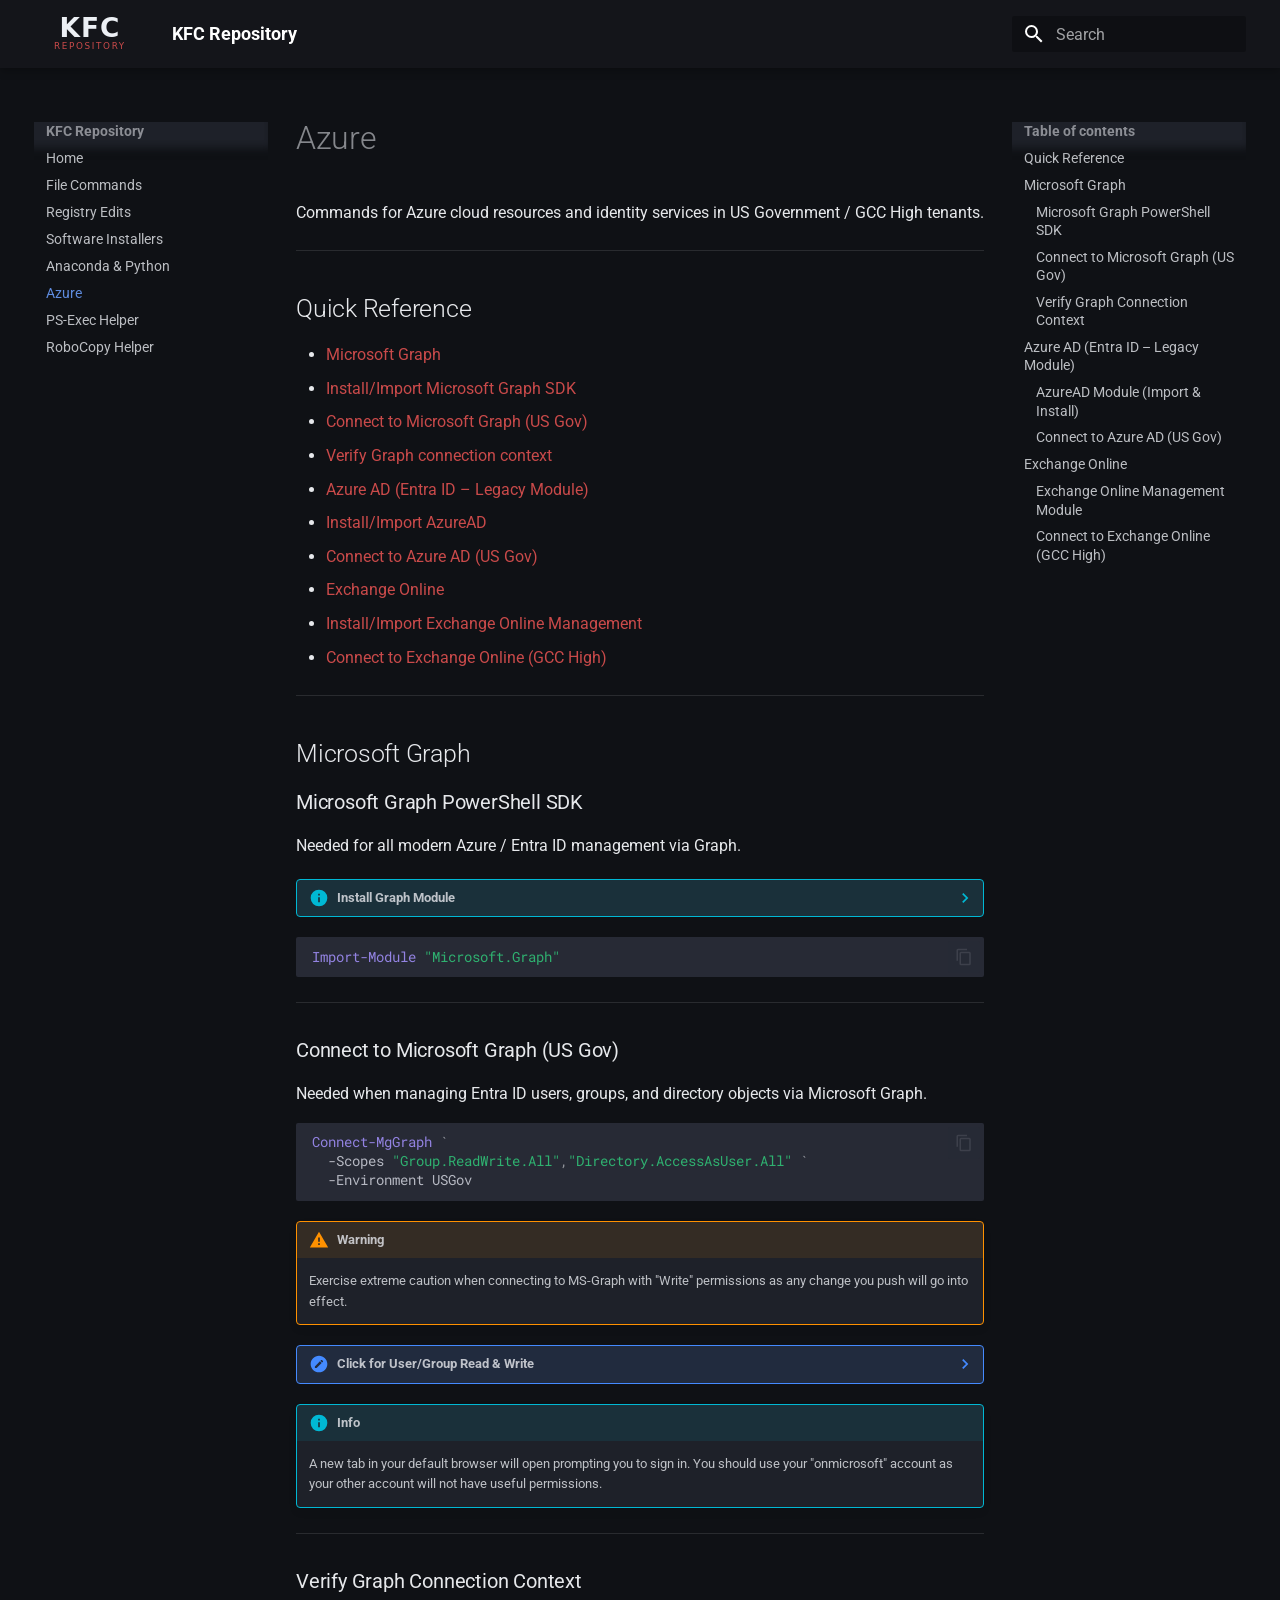
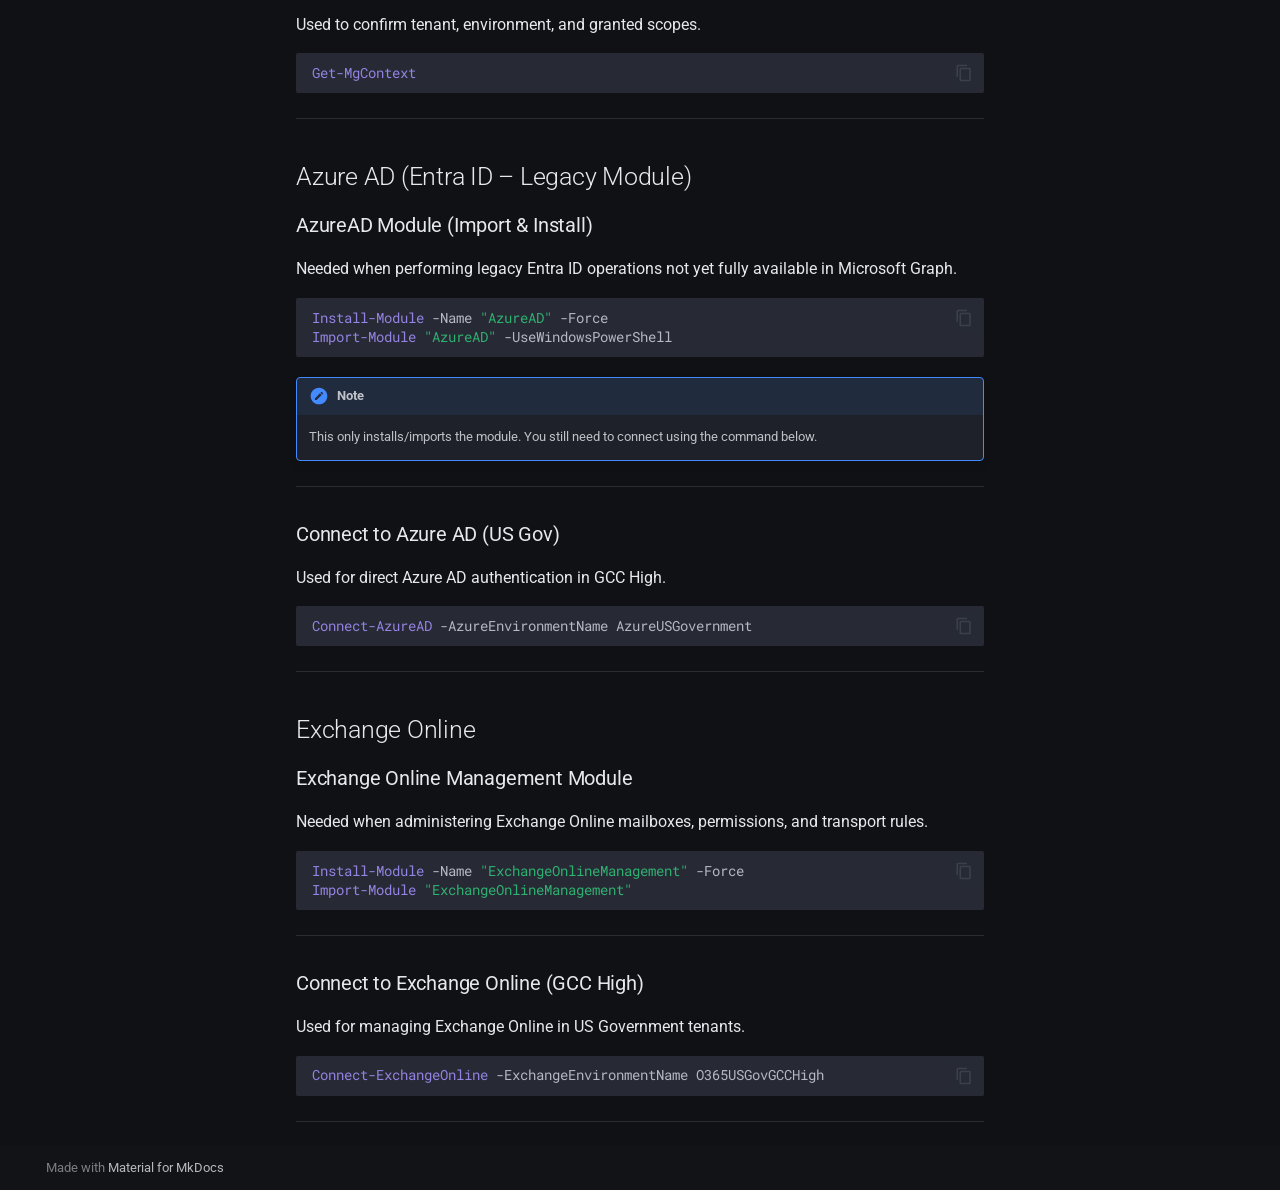
<file: site/Azure.html>
<!doctype html>
<html lang="en" class="no-js">
  <head>
    
      <meta charset="utf-8">
      <meta name="viewport" content="width=device-width,initial-scale=1">
      
        <meta name="description" content="Konner’s Full Code Repository">
      
      
      
      
        <link rel="prev" href="Python-Anaconda.html">
      
      
        <link rel="next" href="PSEXEC.html">
      
      
        
      
      
      <link rel="icon" href="assets/favicon.svg">
      <meta name="generator" content="mkdocs-1.6.1, mkdocs-material-9.7.1">
    
    
      
        <title>Azure - KFC Repository</title>
      
    
    
      <link rel="stylesheet" href="assets/stylesheets/main.484c7ddc.min.css">
      
        
        <link rel="stylesheet" href="assets/stylesheets/palette.ab4e12ef.min.css">
      
      


    
    
      
    
    
      
        
        
        <link rel="preconnect" href="https://fonts.gstatic.com" crossorigin>
        <link rel="stylesheet" href="https://fonts.googleapis.com/css?family=Roboto:300,300i,400,400i,700,700i%7CRoboto+Mono:400,400i,700,700i&display=fallback">
        <style>:root{--md-text-font:"Roboto";--md-code-font:"Roboto Mono"}</style>
      
    
    
      <link rel="stylesheet" href="stylesheets/extra.css">
    
    <script>__md_scope=new URL(".",location),__md_hash=e=>[...e].reduce(((e,_)=>(e<<5)-e+_.charCodeAt(0)),0),__md_get=(e,_=localStorage,t=__md_scope)=>JSON.parse(_.getItem(t.pathname+"."+e)),__md_set=(e,_,t=localStorage,a=__md_scope)=>{try{t.setItem(a.pathname+"."+e,JSON.stringify(_))}catch(e){}}</script>
    
      

    
    
  </head>
  
  
    
    
    
    
    
    <body dir="ltr" data-md-color-scheme="slate" data-md-color-primary="black" data-md-color-accent="red">
  
    
    <input class="md-toggle" data-md-toggle="drawer" type="checkbox" id="__drawer" autocomplete="off">
    <input class="md-toggle" data-md-toggle="search" type="checkbox" id="__search" autocomplete="off">
    <label class="md-overlay" for="__drawer"></label>
    <div data-md-component="skip">
      
        
        <a href="#azure" class="md-skip">
          Skip to content
        </a>
      
    </div>
    <div data-md-component="announce">
      
    </div>
    
    
      

  

<header class="md-header md-header--shadow" data-md-component="header">
  <nav class="md-header__inner md-grid" aria-label="Header">
    <a href="index.html" title="KFC Repository" class="md-header__button md-logo" aria-label="KFC Repository" data-md-component="logo">
      
  <img src="assets/logo.svg" alt="logo">

    </a>
    <label class="md-header__button md-icon" for="__drawer">
      
      <svg xmlns="http://www.w3.org/2000/svg" viewBox="0 0 24 24"><path d="M3 6h18v2H3zm0 5h18v2H3zm0 5h18v2H3z"/></svg>
    </label>
    <div class="md-header__title" data-md-component="header-title">
      <div class="md-header__ellipsis">
        <div class="md-header__topic">
          <span class="md-ellipsis">
            KFC Repository
          </span>
        </div>
        <div class="md-header__topic" data-md-component="header-topic">
          <span class="md-ellipsis">
            
              Azure
            
          </span>
        </div>
      </div>
    </div>
    
      
    
    
    
    
      
      
        <label class="md-header__button md-icon" for="__search">
          
          <svg xmlns="http://www.w3.org/2000/svg" viewBox="0 0 24 24"><path d="M9.5 3A6.5 6.5 0 0 1 16 9.5c0 1.61-.59 3.09-1.56 4.23l.27.27h.79l5 5-1.5 1.5-5-5v-.79l-.27-.27A6.52 6.52 0 0 1 9.5 16 6.5 6.5 0 0 1 3 9.5 6.5 6.5 0 0 1 9.5 3m0 2C7 5 5 7 5 9.5S7 14 9.5 14 14 12 14 9.5 12 5 9.5 5"/></svg>
        </label>
        <div class="md-search" data-md-component="search" role="dialog">
  <label class="md-search__overlay" for="__search"></label>
  <div class="md-search__inner" role="search">
    <form class="md-search__form" name="search">
      <input type="text" class="md-search__input" name="query" aria-label="Search" placeholder="Search" autocapitalize="off" autocorrect="off" autocomplete="off" spellcheck="false" data-md-component="search-query" required>
      <label class="md-search__icon md-icon" for="__search">
        
        <svg xmlns="http://www.w3.org/2000/svg" viewBox="0 0 24 24"><path d="M9.5 3A6.5 6.5 0 0 1 16 9.5c0 1.61-.59 3.09-1.56 4.23l.27.27h.79l5 5-1.5 1.5-5-5v-.79l-.27-.27A6.52 6.52 0 0 1 9.5 16 6.5 6.5 0 0 1 3 9.5 6.5 6.5 0 0 1 9.5 3m0 2C7 5 5 7 5 9.5S7 14 9.5 14 14 12 14 9.5 12 5 9.5 5"/></svg>
        
        <svg xmlns="http://www.w3.org/2000/svg" viewBox="0 0 24 24"><path d="M20 11v2H8l5.5 5.5-1.42 1.42L4.16 12l7.92-7.92L13.5 5.5 8 11z"/></svg>
      </label>
      <nav class="md-search__options" aria-label="Search">
        
        <button type="reset" class="md-search__icon md-icon" title="Clear" aria-label="Clear" tabindex="-1">
          
          <svg xmlns="http://www.w3.org/2000/svg" viewBox="0 0 24 24"><path d="M19 6.41 17.59 5 12 10.59 6.41 5 5 6.41 10.59 12 5 17.59 6.41 19 12 13.41 17.59 19 19 17.59 13.41 12z"/></svg>
        </button>
      </nav>
      
        <div class="md-search__suggest" data-md-component="search-suggest"></div>
      
    </form>
    <div class="md-search__output">
      <div class="md-search__scrollwrap" tabindex="0" data-md-scrollfix>
        <div class="md-search-result" data-md-component="search-result">
          <div class="md-search-result__meta">
            Initializing search
          </div>
          <ol class="md-search-result__list" role="presentation"></ol>
        </div>
      </div>
    </div>
  </div>
</div>
      
    
    
  </nav>
  
</header>
    
    <div class="md-container" data-md-component="container">
      
      
        
          
        
      
      <main class="md-main" data-md-component="main">
        <div class="md-main__inner md-grid">
          
            
              
              <div class="md-sidebar md-sidebar--primary" data-md-component="sidebar" data-md-type="navigation" >
                <div class="md-sidebar__scrollwrap">
                  <div class="md-sidebar__inner">
                    



<nav class="md-nav md-nav--primary" aria-label="Navigation" data-md-level="0">
  <label class="md-nav__title" for="__drawer">
    <a href="index.html" title="KFC Repository" class="md-nav__button md-logo" aria-label="KFC Repository" data-md-component="logo">
      
  <img src="assets/logo.svg" alt="logo">

    </a>
    KFC Repository
  </label>
  
  <ul class="md-nav__list" data-md-scrollfix>
    
      
      
  
  
  
  
    <li class="md-nav__item">
      <a href="index.html" class="md-nav__link">
        
  
  
  <span class="md-ellipsis">
    
  
    Home
  

    
  </span>
  
  

      </a>
    </li>
  

    
      
      
  
  
  
  
    <li class="md-nav__item">
      <a href="File_Commands.html" class="md-nav__link">
        
  
  
  <span class="md-ellipsis">
    
  
    File Commands
  

    
  </span>
  
  

      </a>
    </li>
  

    
      
      
  
  
  
  
    <li class="md-nav__item">
      <a href="Registry.html" class="md-nav__link">
        
  
  
  <span class="md-ellipsis">
    
  
    Registry Edits
  

    
  </span>
  
  

      </a>
    </li>
  

    
      
      
  
  
  
  
    <li class="md-nav__item">
      <a href="Software%20Installers.html" class="md-nav__link">
        
  
  
  <span class="md-ellipsis">
    
  
    Software Installers
  

    
  </span>
  
  

      </a>
    </li>
  

    
      
      
  
  
  
  
    <li class="md-nav__item">
      <a href="Python-Anaconda.html" class="md-nav__link">
        
  
  
  <span class="md-ellipsis">
    
  
    Anaconda & Python
  

    
  </span>
  
  

      </a>
    </li>
  

    
      
      
  
  
    
  
  
  
    <li class="md-nav__item md-nav__item--active">
      
      <input class="md-nav__toggle md-toggle" type="checkbox" id="__toc">
      
      
        
      
      
        <label class="md-nav__link md-nav__link--active" for="__toc">
          
  
  
  <span class="md-ellipsis">
    
  
    Azure
  

    
  </span>
  
  

          <span class="md-nav__icon md-icon"></span>
        </label>
      
      <a href="Azure.html" class="md-nav__link md-nav__link--active">
        
  
  
  <span class="md-ellipsis">
    
  
    Azure
  

    
  </span>
  
  

      </a>
      
        

<nav class="md-nav md-nav--secondary" aria-label="Table of contents">
  
  
  
    
  
  
    <label class="md-nav__title" for="__toc">
      <span class="md-nav__icon md-icon"></span>
      Table of contents
    </label>
    <ul class="md-nav__list" data-md-component="toc" data-md-scrollfix>
      
        <li class="md-nav__item">
  <a href="#quick-reference" class="md-nav__link">
    <span class="md-ellipsis">
      
        Quick Reference
      
    </span>
  </a>
  
</li>
      
        <li class="md-nav__item">
  <a href="#microsoft-graph" class="md-nav__link">
    <span class="md-ellipsis">
      
        Microsoft Graph
      
    </span>
  </a>
  
    <nav class="md-nav" aria-label="Microsoft Graph">
      <ul class="md-nav__list">
        
          <li class="md-nav__item">
  <a href="#microsoft-graph-powershell-sdk" class="md-nav__link">
    <span class="md-ellipsis">
      
        Microsoft Graph PowerShell SDK
      
    </span>
  </a>
  
</li>
        
          <li class="md-nav__item">
  <a href="#connect-to-microsoft-graph-us-gov" class="md-nav__link">
    <span class="md-ellipsis">
      
        Connect to Microsoft Graph (US Gov)
      
    </span>
  </a>
  
</li>
        
          <li class="md-nav__item">
  <a href="#verify-graph-connection-context" class="md-nav__link">
    <span class="md-ellipsis">
      
        Verify Graph Connection Context
      
    </span>
  </a>
  
</li>
        
      </ul>
    </nav>
  
</li>
      
        <li class="md-nav__item">
  <a href="#azure-ad-entra-id-legacy-module" class="md-nav__link">
    <span class="md-ellipsis">
      
        Azure AD (Entra ID – Legacy Module)
      
    </span>
  </a>
  
    <nav class="md-nav" aria-label="Azure AD (Entra ID – Legacy Module)">
      <ul class="md-nav__list">
        
          <li class="md-nav__item">
  <a href="#azuread-module-import-install" class="md-nav__link">
    <span class="md-ellipsis">
      
        AzureAD Module (Import &amp; Install)
      
    </span>
  </a>
  
</li>
        
          <li class="md-nav__item">
  <a href="#connect-to-azure-ad-us-gov" class="md-nav__link">
    <span class="md-ellipsis">
      
        Connect to Azure AD (US Gov)
      
    </span>
  </a>
  
</li>
        
      </ul>
    </nav>
  
</li>
      
        <li class="md-nav__item">
  <a href="#exchange-online" class="md-nav__link">
    <span class="md-ellipsis">
      
        Exchange Online
      
    </span>
  </a>
  
    <nav class="md-nav" aria-label="Exchange Online">
      <ul class="md-nav__list">
        
          <li class="md-nav__item">
  <a href="#exchange-online-management-module" class="md-nav__link">
    <span class="md-ellipsis">
      
        Exchange Online Management Module
      
    </span>
  </a>
  
</li>
        
          <li class="md-nav__item">
  <a href="#connect-to-exchange-online-gcc-high" class="md-nav__link">
    <span class="md-ellipsis">
      
        Connect to Exchange Online (GCC High)
      
    </span>
  </a>
  
</li>
        
      </ul>
    </nav>
  
</li>
      
    </ul>
  
</nav>
      
    </li>
  

    
      
      
  
  
  
  
    <li class="md-nav__item">
      <a href="PSEXEC.html" class="md-nav__link">
        
  
  
  <span class="md-ellipsis">
    
  
    PS-Exec Helper
  

    
  </span>
  
  

      </a>
    </li>
  

    
      
      
  
  
  
  
    <li class="md-nav__item">
      <a href="Robocopy.html" class="md-nav__link">
        
  
  
  <span class="md-ellipsis">
    
  
    RoboCopy Helper
  

    
  </span>
  
  

      </a>
    </li>
  

    
  </ul>
</nav>
                  </div>
                </div>
              </div>
            
            
              
              <div class="md-sidebar md-sidebar--secondary" data-md-component="sidebar" data-md-type="toc" >
                <div class="md-sidebar__scrollwrap">
                  <div class="md-sidebar__inner">
                    

<nav class="md-nav md-nav--secondary" aria-label="Table of contents">
  
  
  
    
  
  
    <label class="md-nav__title" for="__toc">
      <span class="md-nav__icon md-icon"></span>
      Table of contents
    </label>
    <ul class="md-nav__list" data-md-component="toc" data-md-scrollfix>
      
        <li class="md-nav__item">
  <a href="#quick-reference" class="md-nav__link">
    <span class="md-ellipsis">
      
        Quick Reference
      
    </span>
  </a>
  
</li>
      
        <li class="md-nav__item">
  <a href="#microsoft-graph" class="md-nav__link">
    <span class="md-ellipsis">
      
        Microsoft Graph
      
    </span>
  </a>
  
    <nav class="md-nav" aria-label="Microsoft Graph">
      <ul class="md-nav__list">
        
          <li class="md-nav__item">
  <a href="#microsoft-graph-powershell-sdk" class="md-nav__link">
    <span class="md-ellipsis">
      
        Microsoft Graph PowerShell SDK
      
    </span>
  </a>
  
</li>
        
          <li class="md-nav__item">
  <a href="#connect-to-microsoft-graph-us-gov" class="md-nav__link">
    <span class="md-ellipsis">
      
        Connect to Microsoft Graph (US Gov)
      
    </span>
  </a>
  
</li>
        
          <li class="md-nav__item">
  <a href="#verify-graph-connection-context" class="md-nav__link">
    <span class="md-ellipsis">
      
        Verify Graph Connection Context
      
    </span>
  </a>
  
</li>
        
      </ul>
    </nav>
  
</li>
      
        <li class="md-nav__item">
  <a href="#azure-ad-entra-id-legacy-module" class="md-nav__link">
    <span class="md-ellipsis">
      
        Azure AD (Entra ID – Legacy Module)
      
    </span>
  </a>
  
    <nav class="md-nav" aria-label="Azure AD (Entra ID – Legacy Module)">
      <ul class="md-nav__list">
        
          <li class="md-nav__item">
  <a href="#azuread-module-import-install" class="md-nav__link">
    <span class="md-ellipsis">
      
        AzureAD Module (Import &amp; Install)
      
    </span>
  </a>
  
</li>
        
          <li class="md-nav__item">
  <a href="#connect-to-azure-ad-us-gov" class="md-nav__link">
    <span class="md-ellipsis">
      
        Connect to Azure AD (US Gov)
      
    </span>
  </a>
  
</li>
        
      </ul>
    </nav>
  
</li>
      
        <li class="md-nav__item">
  <a href="#exchange-online" class="md-nav__link">
    <span class="md-ellipsis">
      
        Exchange Online
      
    </span>
  </a>
  
    <nav class="md-nav" aria-label="Exchange Online">
      <ul class="md-nav__list">
        
          <li class="md-nav__item">
  <a href="#exchange-online-management-module" class="md-nav__link">
    <span class="md-ellipsis">
      
        Exchange Online Management Module
      
    </span>
  </a>
  
</li>
        
          <li class="md-nav__item">
  <a href="#connect-to-exchange-online-gcc-high" class="md-nav__link">
    <span class="md-ellipsis">
      
        Connect to Exchange Online (GCC High)
      
    </span>
  </a>
  
</li>
        
      </ul>
    </nav>
  
</li>
      
    </ul>
  
</nav>
                  </div>
                </div>
              </div>
            
          
          
            <div class="md-content" data-md-component="content">
              
              <article class="md-content__inner md-typeset">
                
                  



<h1 id="azure">Azure</h1>
<p>Commands for Azure cloud resources and identity services in US Government / GCC High tenants.</p>
<hr />
<h2 id="quick-reference">Quick Reference</h2>
<ul>
<li><a href="#microsoft-graph">Microsoft Graph</a></li>
<li><a href="#microsoft-graph-powershell-sdk">Install/Import Microsoft Graph SDK</a></li>
<li><a href="#connect-to-microsoft-graph-us-gov">Connect to Microsoft Graph (US Gov)</a></li>
<li><a href="#verify-graph-connection-context">Verify Graph connection context</a></li>
<li><a href="#azure-ad-entra-id--legacy-module">Azure AD (Entra ID – Legacy Module)</a></li>
<li><a href="#azuread-module-import--install">Install/Import AzureAD</a></li>
<li><a href="#connect-to-azure-ad-us-gov">Connect to Azure AD (US Gov)</a></li>
<li><a href="#exchange-online">Exchange Online</a></li>
<li><a href="#exchange-online-management-module">Install/Import Exchange Online Management</a></li>
<li><a href="#connect-to-exchange-online-gcc-high">Connect to Exchange Online (GCC High)</a></li>
</ul>
<hr />
<h2 id="microsoft-graph">Microsoft Graph</h2>
<h3 id="microsoft-graph-powershell-sdk">Microsoft Graph PowerShell SDK</h3>
<p>Needed for all modern Azure / Entra ID management via Graph.</p>
<details class="info">
<summary>Install Graph Module</summary>
<p>Only needed if you have never installed MS-Graph.
<div class="highlight"><pre><span></span><code><span class="nb">Install-Module</span> <span class="n">-Name</span> <span class="s2">&quot;Microsoft.Graph&quot;</span> <span class="n">-Force</span>
</code></pre></div></p>
</details>
<div class="highlight"><pre><span></span><code><span class="nb">Import-Module</span> <span class="s2">&quot;Microsoft.Graph&quot;</span>
</code></pre></div>
<hr />
<h3 id="connect-to-microsoft-graph-us-gov">Connect to Microsoft Graph (US Gov)</h3>
<p>Needed when managing Entra ID users, groups, and directory objects via Microsoft Graph.</p>
<div class="highlight"><pre><span></span><code><span class="nb">Connect-MgGraph</span> <span class="p">`</span>
  <span class="n">-Scopes</span> <span class="s2">&quot;Group.ReadWrite.All&quot;</span><span class="p">,</span><span class="s2">&quot;Directory.AccessAsUser.All&quot;</span> <span class="p">`</span>
  <span class="n">-Environment</span> <span class="n">USGov</span>
</code></pre></div>
<div class="admonition warning">
<p class="admonition-title">Warning</p>
<p>Exercise extreme caution when connecting to MS-Graph with "Write" permissions as any change you push will go into effect.</p>
</div>
<details class="note">
<summary>Click for User/Group Read &amp; Write</summary>
<div class="highlight"><pre><span></span><code><span class="nb">Connect-MgGraph</span> <span class="n">-Scopes</span> <span class="s2">&quot;User.ReadWrite.All&quot;</span><span class="p">,</span><span class="s2">&quot;Group.ReadWrite.All&quot;</span> <span class="n">-Environment</span> <span class="n">USGov</span>
</code></pre></div>
</details>
<div class="admonition info">
<p class="admonition-title">Info</p>
<p>A new tab in your default browser will open prompting you to sign in. You should use your "onmicrosoft" account as your other account will not have useful permissions.</p>
</div>
<hr />
<h3 id="verify-graph-connection-context">Verify Graph Connection Context</h3>
<p>Used to confirm tenant, environment, and granted scopes.</p>
<div class="highlight"><pre><span></span><code><span class="nb">Get-MgContext</span>
</code></pre></div>
<hr />
<h2 id="azure-ad-entra-id-legacy-module">Azure AD (Entra ID – Legacy Module)</h2>
<h3 id="azuread-module-import-install">AzureAD Module (Import &amp; Install)</h3>
<p>Needed when performing legacy Entra ID operations not yet fully available in Microsoft Graph.</p>
<div class="highlight"><pre><span></span><code><span class="nb">Install-Module</span> <span class="n">-Name</span> <span class="s2">&quot;AzureAD&quot;</span> <span class="n">-Force</span>
<span class="nb">Import-Module</span> <span class="s2">&quot;AzureAD&quot;</span> <span class="n">-UseWindowsPowerShell</span>
</code></pre></div>
<div class="admonition note">
<p class="admonition-title">Note</p>
<p>This only installs/imports the module. You still need to connect using the command below.</p>
</div>
<hr />
<h3 id="connect-to-azure-ad-us-gov">Connect to Azure AD (US Gov)</h3>
<p>Used for direct Azure AD authentication in GCC High.</p>
<div class="highlight"><pre><span></span><code><span class="nb">Connect-AzureAD</span> <span class="n">-AzureEnvironmentName</span> <span class="n">AzureUSGovernment</span>
</code></pre></div>
<hr />
<h2 id="exchange-online">Exchange Online</h2>
<h3 id="exchange-online-management-module">Exchange Online Management Module</h3>
<p>Needed when administering Exchange Online mailboxes, permissions, and transport rules.</p>
<div class="highlight"><pre><span></span><code><span class="nb">Install-Module</span> <span class="n">-Name</span> <span class="s2">&quot;ExchangeOnlineManagement&quot;</span> <span class="n">-Force</span>
<span class="nb">Import-Module</span> <span class="s2">&quot;ExchangeOnlineManagement&quot;</span>
</code></pre></div>
<hr />
<h3 id="connect-to-exchange-online-gcc-high">Connect to Exchange Online (GCC High)</h3>
<p>Used for managing Exchange Online in US Government tenants.</p>
<div class="highlight"><pre><span></span><code><span class="nb">Connect-ExchangeOnline</span> <span class="n">-ExchangeEnvironmentName</span> <span class="n">O365USGovGCCHigh</span>
</code></pre></div>
<hr />












                
              </article>
            </div>
          
          
  <script>var tabs=__md_get("__tabs");if(Array.isArray(tabs))e:for(var set of document.querySelectorAll(".tabbed-set")){var labels=set.querySelector(".tabbed-labels");for(var tab of tabs)for(var label of labels.getElementsByTagName("label"))if(label.innerText.trim()===tab){var input=document.getElementById(label.htmlFor);input.checked=!0;continue e}}</script>

<script>var target=document.getElementById(location.hash.slice(1));target&&target.name&&(target.checked=target.name.startsWith("__tabbed_"))</script>
        </div>
        
      </main>
      
        <footer class="md-footer">
  
  <div class="md-footer-meta md-typeset">
    <div class="md-footer-meta__inner md-grid">
      <div class="md-copyright">
  
  
    Made with
    <a href="https://squidfunk.github.io/mkdocs-material/" target="_blank" rel="noopener">
      Material for MkDocs
    </a>
  
</div>
      
    </div>
  </div>
</footer>
      
    </div>
    <div class="md-dialog" data-md-component="dialog">
      <div class="md-dialog__inner md-typeset"></div>
    </div>
    
    
    
      
      
      <script id="__config" type="application/json">{"annotate": null, "base": ".", "features": ["content.code.copy", "content.tabs.link", "navigation.instant", "navigation.sections", "navigation.expand", "search.highlight", "search.suggest"], "search": "assets/javascripts/workers/search.2c215733.min.js", "tags": null, "translations": {"clipboard.copied": "Copied to clipboard", "clipboard.copy": "Copy to clipboard", "search.result.more.one": "1 more on this page", "search.result.more.other": "# more on this page", "search.result.none": "No matching documents", "search.result.one": "1 matching document", "search.result.other": "# matching documents", "search.result.placeholder": "Type to start searching", "search.result.term.missing": "Missing", "select.version": "Select version"}, "version": null}</script>
    
    
      <script src="assets/javascripts/bundle.79ae519e.min.js"></script>
      
    
  </body>
</html>
</file>
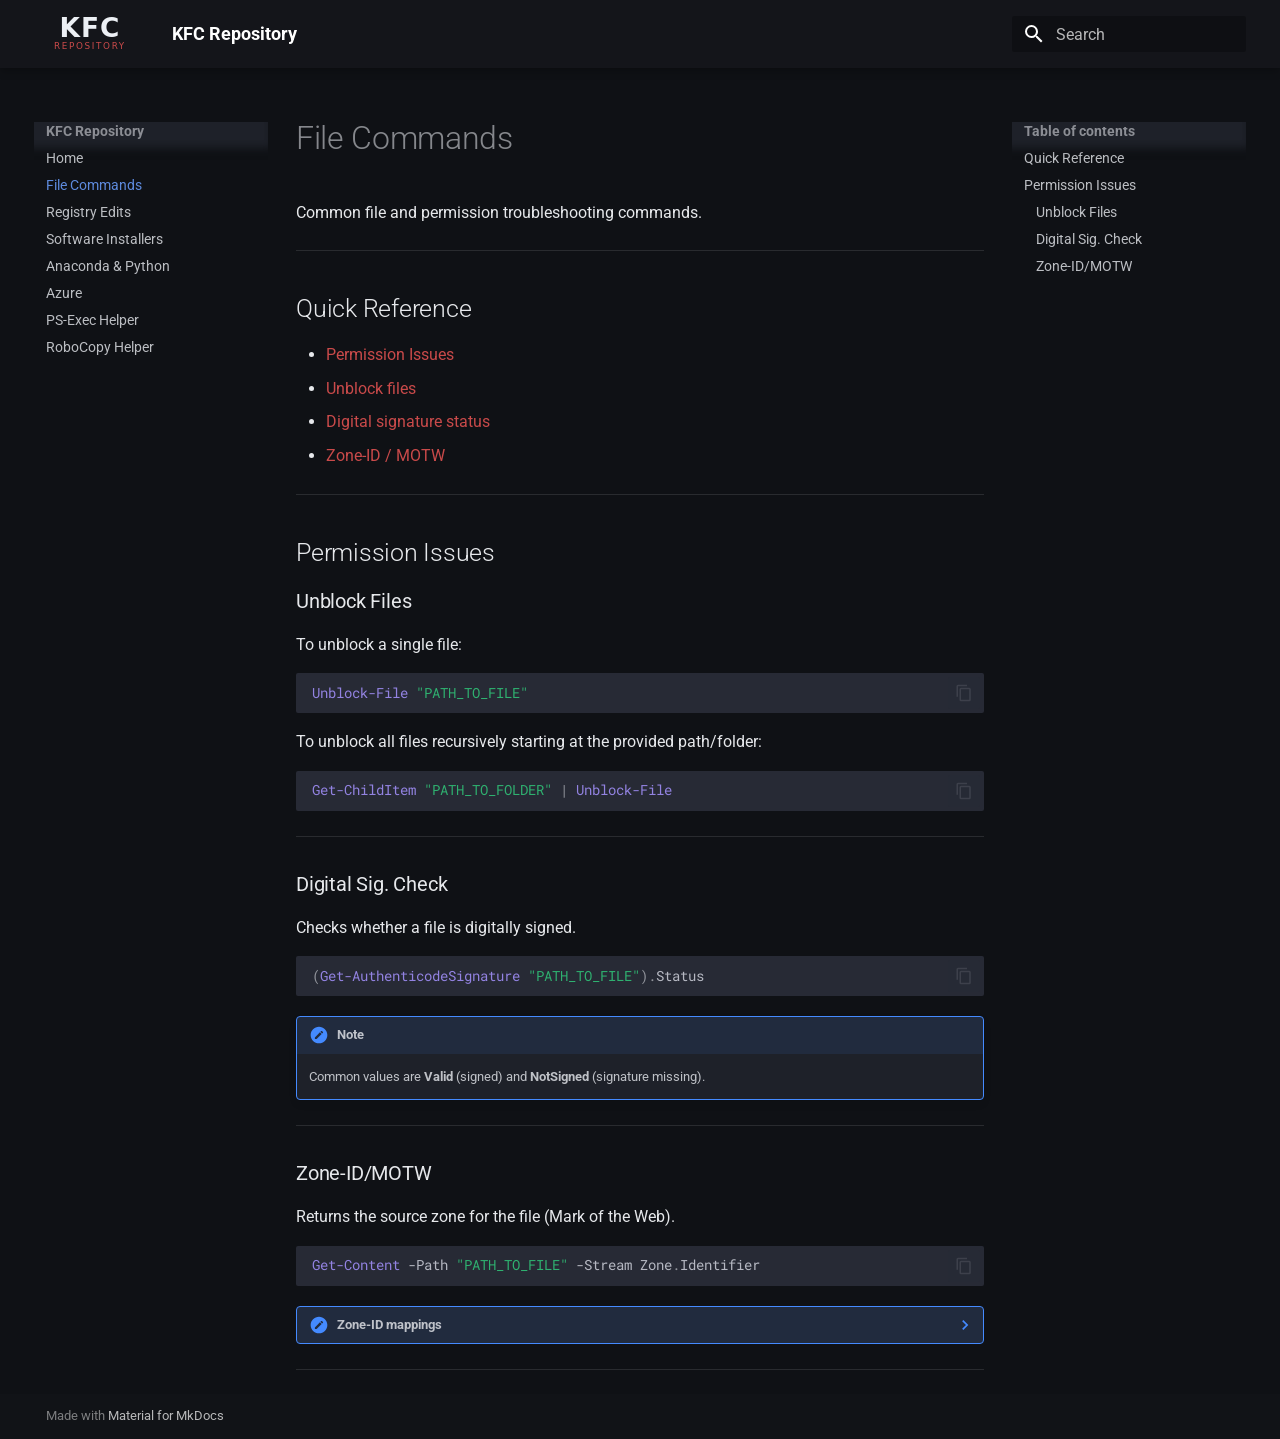
<file: site/File_Commands.html>
<!doctype html>
<html lang="en" class="no-js">
  <head>
    
      <meta charset="utf-8">
      <meta name="viewport" content="width=device-width,initial-scale=1">
      
        <meta name="description" content="Konner’s Full Code Repository">
      
      
      
      
        <link rel="prev" href="index.html">
      
      
        <link rel="next" href="Registry.html">
      
      
        
      
      
      <link rel="icon" href="assets/favicon.svg">
      <meta name="generator" content="mkdocs-1.6.1, mkdocs-material-9.7.1">
    
    
      
        <title>File Commands - KFC Repository</title>
      
    
    
      <link rel="stylesheet" href="assets/stylesheets/main.484c7ddc.min.css">
      
        
        <link rel="stylesheet" href="assets/stylesheets/palette.ab4e12ef.min.css">
      
      


    
    
      
    
    
      
        
        
        <link rel="preconnect" href="https://fonts.gstatic.com" crossorigin>
        <link rel="stylesheet" href="https://fonts.googleapis.com/css?family=Roboto:300,300i,400,400i,700,700i%7CRoboto+Mono:400,400i,700,700i&display=fallback">
        <style>:root{--md-text-font:"Roboto";--md-code-font:"Roboto Mono"}</style>
      
    
    
      <link rel="stylesheet" href="stylesheets/extra.css">
    
    <script>__md_scope=new URL(".",location),__md_hash=e=>[...e].reduce(((e,_)=>(e<<5)-e+_.charCodeAt(0)),0),__md_get=(e,_=localStorage,t=__md_scope)=>JSON.parse(_.getItem(t.pathname+"."+e)),__md_set=(e,_,t=localStorage,a=__md_scope)=>{try{t.setItem(a.pathname+"."+e,JSON.stringify(_))}catch(e){}}</script>
    
      

    
    
  </head>
  
  
    
    
    
    
    
    <body dir="ltr" data-md-color-scheme="slate" data-md-color-primary="black" data-md-color-accent="red">
  
    
    <input class="md-toggle" data-md-toggle="drawer" type="checkbox" id="__drawer" autocomplete="off">
    <input class="md-toggle" data-md-toggle="search" type="checkbox" id="__search" autocomplete="off">
    <label class="md-overlay" for="__drawer"></label>
    <div data-md-component="skip">
      
        
        <a href="#file-commands" class="md-skip">
          Skip to content
        </a>
      
    </div>
    <div data-md-component="announce">
      
    </div>
    
    
      

  

<header class="md-header md-header--shadow" data-md-component="header">
  <nav class="md-header__inner md-grid" aria-label="Header">
    <a href="index.html" title="KFC Repository" class="md-header__button md-logo" aria-label="KFC Repository" data-md-component="logo">
      
  <img src="assets/logo.svg" alt="logo">

    </a>
    <label class="md-header__button md-icon" for="__drawer">
      
      <svg xmlns="http://www.w3.org/2000/svg" viewBox="0 0 24 24"><path d="M3 6h18v2H3zm0 5h18v2H3zm0 5h18v2H3z"/></svg>
    </label>
    <div class="md-header__title" data-md-component="header-title">
      <div class="md-header__ellipsis">
        <div class="md-header__topic">
          <span class="md-ellipsis">
            KFC Repository
          </span>
        </div>
        <div class="md-header__topic" data-md-component="header-topic">
          <span class="md-ellipsis">
            
              File Commands
            
          </span>
        </div>
      </div>
    </div>
    
      
    
    
    
    
      
      
        <label class="md-header__button md-icon" for="__search">
          
          <svg xmlns="http://www.w3.org/2000/svg" viewBox="0 0 24 24"><path d="M9.5 3A6.5 6.5 0 0 1 16 9.5c0 1.61-.59 3.09-1.56 4.23l.27.27h.79l5 5-1.5 1.5-5-5v-.79l-.27-.27A6.52 6.52 0 0 1 9.5 16 6.5 6.5 0 0 1 3 9.5 6.5 6.5 0 0 1 9.5 3m0 2C7 5 5 7 5 9.5S7 14 9.5 14 14 12 14 9.5 12 5 9.5 5"/></svg>
        </label>
        <div class="md-search" data-md-component="search" role="dialog">
  <label class="md-search__overlay" for="__search"></label>
  <div class="md-search__inner" role="search">
    <form class="md-search__form" name="search">
      <input type="text" class="md-search__input" name="query" aria-label="Search" placeholder="Search" autocapitalize="off" autocorrect="off" autocomplete="off" spellcheck="false" data-md-component="search-query" required>
      <label class="md-search__icon md-icon" for="__search">
        
        <svg xmlns="http://www.w3.org/2000/svg" viewBox="0 0 24 24"><path d="M9.5 3A6.5 6.5 0 0 1 16 9.5c0 1.61-.59 3.09-1.56 4.23l.27.27h.79l5 5-1.5 1.5-5-5v-.79l-.27-.27A6.52 6.52 0 0 1 9.5 16 6.5 6.5 0 0 1 3 9.5 6.5 6.5 0 0 1 9.5 3m0 2C7 5 5 7 5 9.5S7 14 9.5 14 14 12 14 9.5 12 5 9.5 5"/></svg>
        
        <svg xmlns="http://www.w3.org/2000/svg" viewBox="0 0 24 24"><path d="M20 11v2H8l5.5 5.5-1.42 1.42L4.16 12l7.92-7.92L13.5 5.5 8 11z"/></svg>
      </label>
      <nav class="md-search__options" aria-label="Search">
        
        <button type="reset" class="md-search__icon md-icon" title="Clear" aria-label="Clear" tabindex="-1">
          
          <svg xmlns="http://www.w3.org/2000/svg" viewBox="0 0 24 24"><path d="M19 6.41 17.59 5 12 10.59 6.41 5 5 6.41 10.59 12 5 17.59 6.41 19 12 13.41 17.59 19 19 17.59 13.41 12z"/></svg>
        </button>
      </nav>
      
        <div class="md-search__suggest" data-md-component="search-suggest"></div>
      
    </form>
    <div class="md-search__output">
      <div class="md-search__scrollwrap" tabindex="0" data-md-scrollfix>
        <div class="md-search-result" data-md-component="search-result">
          <div class="md-search-result__meta">
            Initializing search
          </div>
          <ol class="md-search-result__list" role="presentation"></ol>
        </div>
      </div>
    </div>
  </div>
</div>
      
    
    
  </nav>
  
</header>
    
    <div class="md-container" data-md-component="container">
      
      
        
          
        
      
      <main class="md-main" data-md-component="main">
        <div class="md-main__inner md-grid">
          
            
              
              <div class="md-sidebar md-sidebar--primary" data-md-component="sidebar" data-md-type="navigation" >
                <div class="md-sidebar__scrollwrap">
                  <div class="md-sidebar__inner">
                    



<nav class="md-nav md-nav--primary" aria-label="Navigation" data-md-level="0">
  <label class="md-nav__title" for="__drawer">
    <a href="index.html" title="KFC Repository" class="md-nav__button md-logo" aria-label="KFC Repository" data-md-component="logo">
      
  <img src="assets/logo.svg" alt="logo">

    </a>
    KFC Repository
  </label>
  
  <ul class="md-nav__list" data-md-scrollfix>
    
      
      
  
  
  
  
    <li class="md-nav__item">
      <a href="index.html" class="md-nav__link">
        
  
  
  <span class="md-ellipsis">
    
  
    Home
  

    
  </span>
  
  

      </a>
    </li>
  

    
      
      
  
  
    
  
  
  
    <li class="md-nav__item md-nav__item--active">
      
      <input class="md-nav__toggle md-toggle" type="checkbox" id="__toc">
      
      
        
      
      
        <label class="md-nav__link md-nav__link--active" for="__toc">
          
  
  
  <span class="md-ellipsis">
    
  
    File Commands
  

    
  </span>
  
  

          <span class="md-nav__icon md-icon"></span>
        </label>
      
      <a href="File_Commands.html" class="md-nav__link md-nav__link--active">
        
  
  
  <span class="md-ellipsis">
    
  
    File Commands
  

    
  </span>
  
  

      </a>
      
        

<nav class="md-nav md-nav--secondary" aria-label="Table of contents">
  
  
  
    
  
  
    <label class="md-nav__title" for="__toc">
      <span class="md-nav__icon md-icon"></span>
      Table of contents
    </label>
    <ul class="md-nav__list" data-md-component="toc" data-md-scrollfix>
      
        <li class="md-nav__item">
  <a href="#quick-reference" class="md-nav__link">
    <span class="md-ellipsis">
      
        Quick Reference
      
    </span>
  </a>
  
</li>
      
        <li class="md-nav__item">
  <a href="#permission-issues" class="md-nav__link">
    <span class="md-ellipsis">
      
        Permission Issues
      
    </span>
  </a>
  
    <nav class="md-nav" aria-label="Permission Issues">
      <ul class="md-nav__list">
        
          <li class="md-nav__item">
  <a href="#unblock-files" class="md-nav__link">
    <span class="md-ellipsis">
      
        Unblock Files
      
    </span>
  </a>
  
</li>
        
          <li class="md-nav__item">
  <a href="#digital-sig-check" class="md-nav__link">
    <span class="md-ellipsis">
      
        Digital Sig. Check
      
    </span>
  </a>
  
</li>
        
          <li class="md-nav__item">
  <a href="#zone-idmotw" class="md-nav__link">
    <span class="md-ellipsis">
      
        Zone-ID/MOTW
      
    </span>
  </a>
  
</li>
        
      </ul>
    </nav>
  
</li>
      
    </ul>
  
</nav>
      
    </li>
  

    
      
      
  
  
  
  
    <li class="md-nav__item">
      <a href="Registry.html" class="md-nav__link">
        
  
  
  <span class="md-ellipsis">
    
  
    Registry Edits
  

    
  </span>
  
  

      </a>
    </li>
  

    
      
      
  
  
  
  
    <li class="md-nav__item">
      <a href="Software%20Installers.html" class="md-nav__link">
        
  
  
  <span class="md-ellipsis">
    
  
    Software Installers
  

    
  </span>
  
  

      </a>
    </li>
  

    
      
      
  
  
  
  
    <li class="md-nav__item">
      <a href="Python-Anaconda.html" class="md-nav__link">
        
  
  
  <span class="md-ellipsis">
    
  
    Anaconda & Python
  

    
  </span>
  
  

      </a>
    </li>
  

    
      
      
  
  
  
  
    <li class="md-nav__item">
      <a href="Azure.html" class="md-nav__link">
        
  
  
  <span class="md-ellipsis">
    
  
    Azure
  

    
  </span>
  
  

      </a>
    </li>
  

    
      
      
  
  
  
  
    <li class="md-nav__item">
      <a href="PSEXEC.html" class="md-nav__link">
        
  
  
  <span class="md-ellipsis">
    
  
    PS-Exec Helper
  

    
  </span>
  
  

      </a>
    </li>
  

    
      
      
  
  
  
  
    <li class="md-nav__item">
      <a href="Robocopy.html" class="md-nav__link">
        
  
  
  <span class="md-ellipsis">
    
  
    RoboCopy Helper
  

    
  </span>
  
  

      </a>
    </li>
  

    
  </ul>
</nav>
                  </div>
                </div>
              </div>
            
            
              
              <div class="md-sidebar md-sidebar--secondary" data-md-component="sidebar" data-md-type="toc" >
                <div class="md-sidebar__scrollwrap">
                  <div class="md-sidebar__inner">
                    

<nav class="md-nav md-nav--secondary" aria-label="Table of contents">
  
  
  
    
  
  
    <label class="md-nav__title" for="__toc">
      <span class="md-nav__icon md-icon"></span>
      Table of contents
    </label>
    <ul class="md-nav__list" data-md-component="toc" data-md-scrollfix>
      
        <li class="md-nav__item">
  <a href="#quick-reference" class="md-nav__link">
    <span class="md-ellipsis">
      
        Quick Reference
      
    </span>
  </a>
  
</li>
      
        <li class="md-nav__item">
  <a href="#permission-issues" class="md-nav__link">
    <span class="md-ellipsis">
      
        Permission Issues
      
    </span>
  </a>
  
    <nav class="md-nav" aria-label="Permission Issues">
      <ul class="md-nav__list">
        
          <li class="md-nav__item">
  <a href="#unblock-files" class="md-nav__link">
    <span class="md-ellipsis">
      
        Unblock Files
      
    </span>
  </a>
  
</li>
        
          <li class="md-nav__item">
  <a href="#digital-sig-check" class="md-nav__link">
    <span class="md-ellipsis">
      
        Digital Sig. Check
      
    </span>
  </a>
  
</li>
        
          <li class="md-nav__item">
  <a href="#zone-idmotw" class="md-nav__link">
    <span class="md-ellipsis">
      
        Zone-ID/MOTW
      
    </span>
  </a>
  
</li>
        
      </ul>
    </nav>
  
</li>
      
    </ul>
  
</nav>
                  </div>
                </div>
              </div>
            
          
          
            <div class="md-content" data-md-component="content">
              
              <article class="md-content__inner md-typeset">
                
                  



<h1 id="file-commands">File Commands</h1>
<p>Common file and permission troubleshooting commands.</p>
<hr />
<h2 id="quick-reference">Quick Reference</h2>
<ul>
<li><a href="#permission-issues">Permission Issues</a></li>
<li><a href="#unblock-files">Unblock files</a></li>
<li><a href="#digital-sig-check">Digital signature status</a></li>
<li><a href="#zone-idmotw">Zone-ID / MOTW</a></li>
</ul>
<hr />
<h2 id="permission-issues">Permission Issues</h2>
<h3 id="unblock-files">Unblock Files</h3>
<p>To unblock a single file:</p>
<div class="highlight"><pre><span></span><code><span class="nb">Unblock-File</span> <span class="s2">&quot;PATH_TO_FILE&quot;</span>
</code></pre></div>
<p>To unblock all files recursively starting at the provided path/folder:</p>
<div class="highlight"><pre><span></span><code><span class="nb">Get-ChildItem</span> <span class="s2">&quot;PATH_TO_FOLDER&quot;</span> <span class="p">|</span> <span class="nb">Unblock-File</span>
</code></pre></div>
<hr />
<h3 id="digital-sig-check">Digital Sig. Check</h3>
<p>Checks whether a file is digitally signed.</p>
<div class="highlight"><pre><span></span><code><span class="p">(</span><span class="nb">Get-AuthenticodeSignature</span> <span class="s2">&quot;PATH_TO_FILE&quot;</span><span class="p">).</span><span class="n">Status</span>
</code></pre></div>
<div class="admonition note">
<p class="admonition-title">Note</p>
<p>Common values are <strong>Valid</strong> (signed) and <strong>NotSigned</strong> (signature missing).</p>
</div>
<hr />
<h3 id="zone-idmotw">Zone-ID/MOTW</h3>
<p>Returns the source zone for the file (Mark of the Web).</p>
<div class="highlight"><pre><span></span><code><span class="nb">Get-Content</span> <span class="n">-Path</span> <span class="s2">&quot;PATH_TO_FILE&quot;</span> <span class="n">-Stream</span> <span class="n">Zone</span><span class="p">.</span><span class="n">Identifier</span>
</code></pre></div>
<details class="note">
<summary>Zone-ID mappings</summary>
<table>
<thead>
<tr>
<th>Zone ID</th>
<th>Source</th>
</tr>
</thead>
<tbody>
<tr>
<td>1</td>
<td>Local Intranet</td>
</tr>
<tr>
<td>2</td>
<td>Trusted Sites</td>
</tr>
<tr>
<td>3</td>
<td>Internet</td>
</tr>
<tr>
<td>4</td>
<td>Restricted</td>
</tr>
</tbody>
</table>
</details>
<hr />












                
              </article>
            </div>
          
          
  <script>var tabs=__md_get("__tabs");if(Array.isArray(tabs))e:for(var set of document.querySelectorAll(".tabbed-set")){var labels=set.querySelector(".tabbed-labels");for(var tab of tabs)for(var label of labels.getElementsByTagName("label"))if(label.innerText.trim()===tab){var input=document.getElementById(label.htmlFor);input.checked=!0;continue e}}</script>

<script>var target=document.getElementById(location.hash.slice(1));target&&target.name&&(target.checked=target.name.startsWith("__tabbed_"))</script>
        </div>
        
      </main>
      
        <footer class="md-footer">
  
  <div class="md-footer-meta md-typeset">
    <div class="md-footer-meta__inner md-grid">
      <div class="md-copyright">
  
  
    Made with
    <a href="https://squidfunk.github.io/mkdocs-material/" target="_blank" rel="noopener">
      Material for MkDocs
    </a>
  
</div>
      
    </div>
  </div>
</footer>
      
    </div>
    <div class="md-dialog" data-md-component="dialog">
      <div class="md-dialog__inner md-typeset"></div>
    </div>
    
    
    
      
      
      <script id="__config" type="application/json">{"annotate": null, "base": ".", "features": ["content.code.copy", "content.tabs.link", "navigation.instant", "navigation.sections", "navigation.expand", "search.highlight", "search.suggest"], "search": "assets/javascripts/workers/search.2c215733.min.js", "tags": null, "translations": {"clipboard.copied": "Copied to clipboard", "clipboard.copy": "Copy to clipboard", "search.result.more.one": "1 more on this page", "search.result.more.other": "# more on this page", "search.result.none": "No matching documents", "search.result.one": "1 matching document", "search.result.other": "# matching documents", "search.result.placeholder": "Type to start searching", "search.result.term.missing": "Missing", "select.version": "Select version"}, "version": null}</script>
    
    
      <script src="assets/javascripts/bundle.79ae519e.min.js"></script>
      
    
  </body>
</html>
</file>
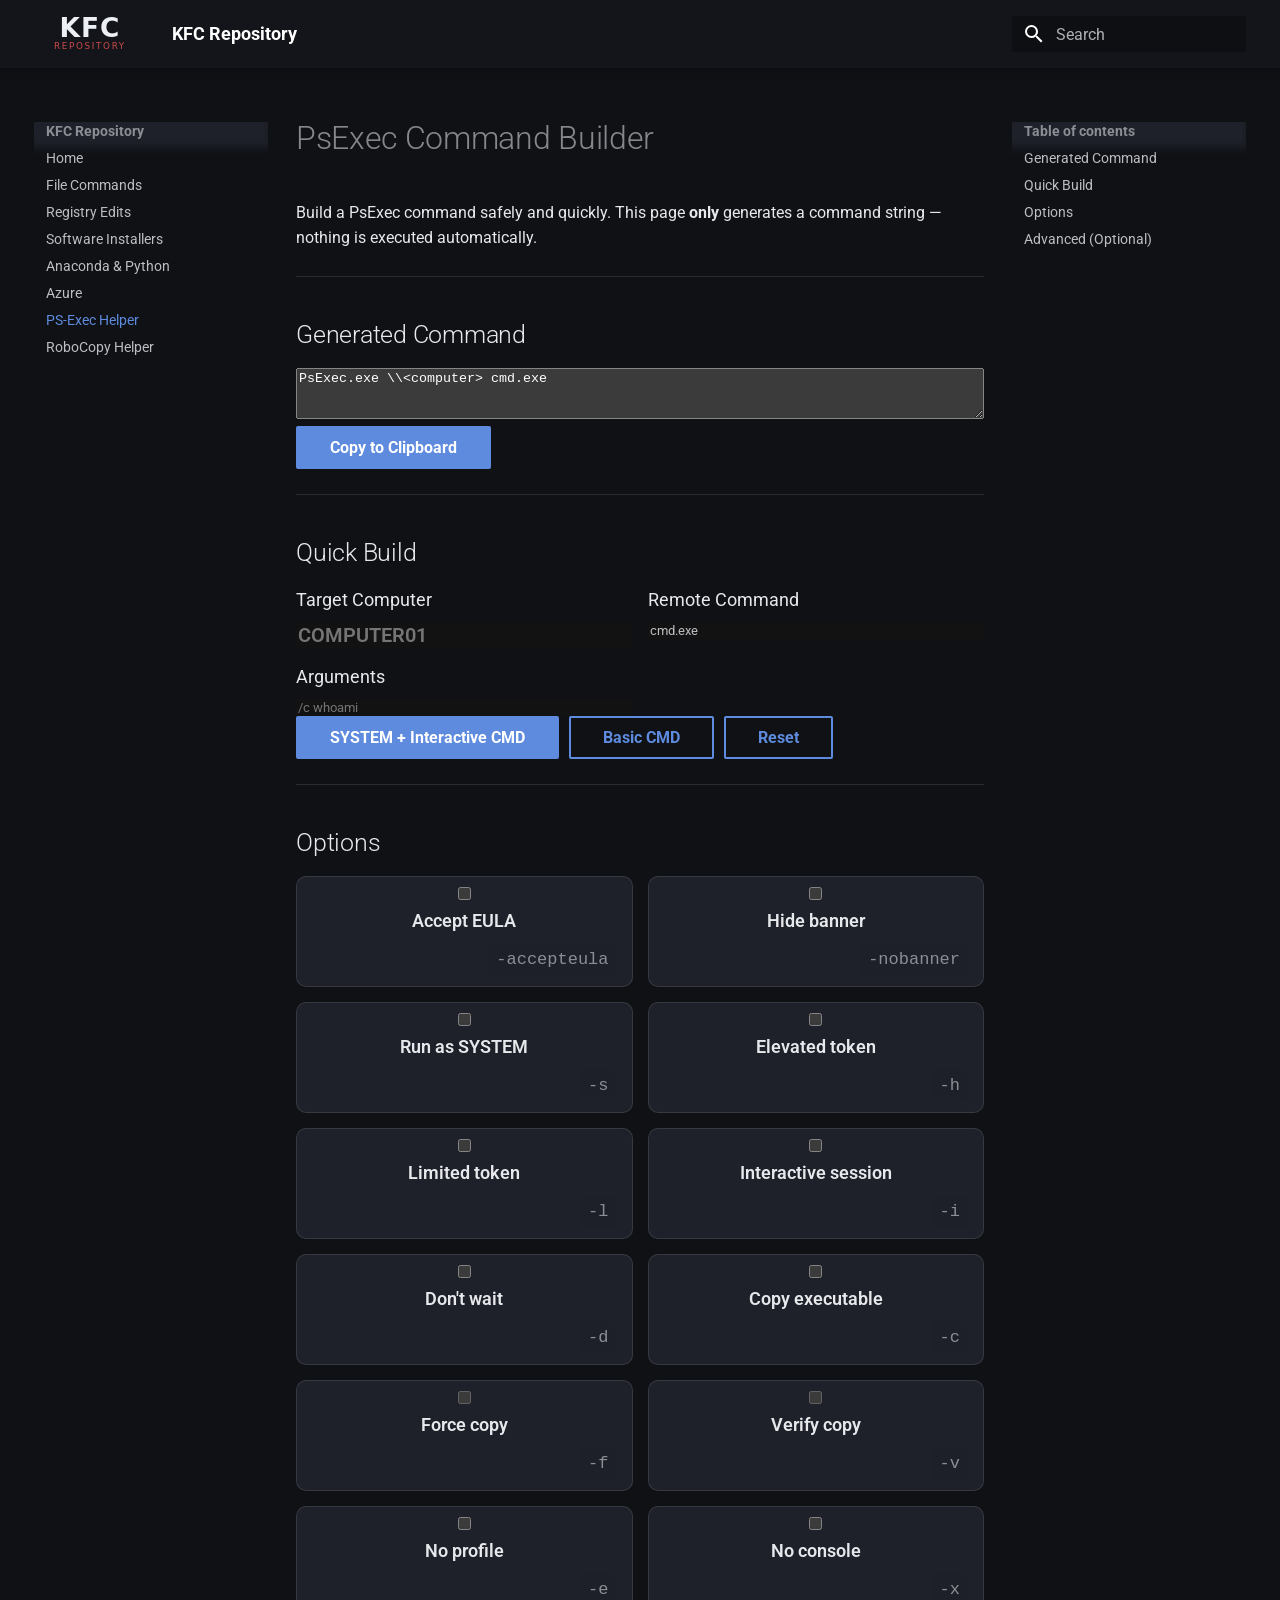
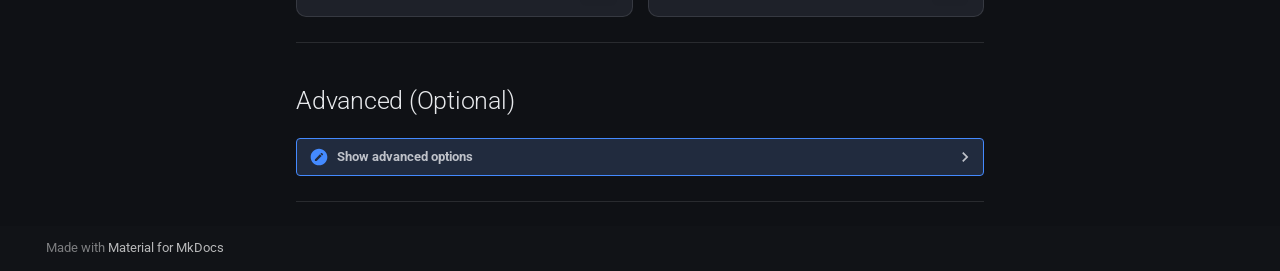
<file: site/PSEXEC.html>
<!doctype html>
<html lang="en" class="no-js">
  <head>
    
      <meta charset="utf-8">
      <meta name="viewport" content="width=device-width,initial-scale=1">
      
        <meta name="description" content="Konner’s Full Code Repository">
      
      
      
      
        <link rel="prev" href="Azure.html">
      
      
        <link rel="next" href="Robocopy.html">
      
      
        
      
      
      <link rel="icon" href="assets/favicon.svg">
      <meta name="generator" content="mkdocs-1.6.1, mkdocs-material-9.7.1">
    
    
      
        <title>PS-Exec Helper - KFC Repository</title>
      
    
    
      <link rel="stylesheet" href="assets/stylesheets/main.484c7ddc.min.css">
      
        
        <link rel="stylesheet" href="assets/stylesheets/palette.ab4e12ef.min.css">
      
      


    
    
      
    
    
      
        
        
        <link rel="preconnect" href="https://fonts.gstatic.com" crossorigin>
        <link rel="stylesheet" href="https://fonts.googleapis.com/css?family=Roboto:300,300i,400,400i,700,700i%7CRoboto+Mono:400,400i,700,700i&display=fallback">
        <style>:root{--md-text-font:"Roboto";--md-code-font:"Roboto Mono"}</style>
      
    
    
      <link rel="stylesheet" href="stylesheets/extra.css">
    
    <script>__md_scope=new URL(".",location),__md_hash=e=>[...e].reduce(((e,_)=>(e<<5)-e+_.charCodeAt(0)),0),__md_get=(e,_=localStorage,t=__md_scope)=>JSON.parse(_.getItem(t.pathname+"."+e)),__md_set=(e,_,t=localStorage,a=__md_scope)=>{try{t.setItem(a.pathname+"."+e,JSON.stringify(_))}catch(e){}}</script>
    
      

    
    
  </head>
  
  
    
    
    
    
    
    <body dir="ltr" data-md-color-scheme="slate" data-md-color-primary="black" data-md-color-accent="red">
  
    
    <input class="md-toggle" data-md-toggle="drawer" type="checkbox" id="__drawer" autocomplete="off">
    <input class="md-toggle" data-md-toggle="search" type="checkbox" id="__search" autocomplete="off">
    <label class="md-overlay" for="__drawer"></label>
    <div data-md-component="skip">
      
        
        <a href="#psexec-command-builder" class="md-skip">
          Skip to content
        </a>
      
    </div>
    <div data-md-component="announce">
      
    </div>
    
    
      

  

<header class="md-header md-header--shadow" data-md-component="header">
  <nav class="md-header__inner md-grid" aria-label="Header">
    <a href="index.html" title="KFC Repository" class="md-header__button md-logo" aria-label="KFC Repository" data-md-component="logo">
      
  <img src="assets/logo.svg" alt="logo">

    </a>
    <label class="md-header__button md-icon" for="__drawer">
      
      <svg xmlns="http://www.w3.org/2000/svg" viewBox="0 0 24 24"><path d="M3 6h18v2H3zm0 5h18v2H3zm0 5h18v2H3z"/></svg>
    </label>
    <div class="md-header__title" data-md-component="header-title">
      <div class="md-header__ellipsis">
        <div class="md-header__topic">
          <span class="md-ellipsis">
            KFC Repository
          </span>
        </div>
        <div class="md-header__topic" data-md-component="header-topic">
          <span class="md-ellipsis">
            
              PS-Exec Helper
            
          </span>
        </div>
      </div>
    </div>
    
      
    
    
    
    
      
      
        <label class="md-header__button md-icon" for="__search">
          
          <svg xmlns="http://www.w3.org/2000/svg" viewBox="0 0 24 24"><path d="M9.5 3A6.5 6.5 0 0 1 16 9.5c0 1.61-.59 3.09-1.56 4.23l.27.27h.79l5 5-1.5 1.5-5-5v-.79l-.27-.27A6.52 6.52 0 0 1 9.5 16 6.5 6.5 0 0 1 3 9.5 6.5 6.5 0 0 1 9.5 3m0 2C7 5 5 7 5 9.5S7 14 9.5 14 14 12 14 9.5 12 5 9.5 5"/></svg>
        </label>
        <div class="md-search" data-md-component="search" role="dialog">
  <label class="md-search__overlay" for="__search"></label>
  <div class="md-search__inner" role="search">
    <form class="md-search__form" name="search">
      <input type="text" class="md-search__input" name="query" aria-label="Search" placeholder="Search" autocapitalize="off" autocorrect="off" autocomplete="off" spellcheck="false" data-md-component="search-query" required>
      <label class="md-search__icon md-icon" for="__search">
        
        <svg xmlns="http://www.w3.org/2000/svg" viewBox="0 0 24 24"><path d="M9.5 3A6.5 6.5 0 0 1 16 9.5c0 1.61-.59 3.09-1.56 4.23l.27.27h.79l5 5-1.5 1.5-5-5v-.79l-.27-.27A6.52 6.52 0 0 1 9.5 16 6.5 6.5 0 0 1 3 9.5 6.5 6.5 0 0 1 9.5 3m0 2C7 5 5 7 5 9.5S7 14 9.5 14 14 12 14 9.5 12 5 9.5 5"/></svg>
        
        <svg xmlns="http://www.w3.org/2000/svg" viewBox="0 0 24 24"><path d="M20 11v2H8l5.5 5.5-1.42 1.42L4.16 12l7.92-7.92L13.5 5.5 8 11z"/></svg>
      </label>
      <nav class="md-search__options" aria-label="Search">
        
        <button type="reset" class="md-search__icon md-icon" title="Clear" aria-label="Clear" tabindex="-1">
          
          <svg xmlns="http://www.w3.org/2000/svg" viewBox="0 0 24 24"><path d="M19 6.41 17.59 5 12 10.59 6.41 5 5 6.41 10.59 12 5 17.59 6.41 19 12 13.41 17.59 19 19 17.59 13.41 12z"/></svg>
        </button>
      </nav>
      
        <div class="md-search__suggest" data-md-component="search-suggest"></div>
      
    </form>
    <div class="md-search__output">
      <div class="md-search__scrollwrap" tabindex="0" data-md-scrollfix>
        <div class="md-search-result" data-md-component="search-result">
          <div class="md-search-result__meta">
            Initializing search
          </div>
          <ol class="md-search-result__list" role="presentation"></ol>
        </div>
      </div>
    </div>
  </div>
</div>
      
    
    
  </nav>
  
</header>
    
    <div class="md-container" data-md-component="container">
      
      
        
          
        
      
      <main class="md-main" data-md-component="main">
        <div class="md-main__inner md-grid">
          
            
              
              <div class="md-sidebar md-sidebar--primary" data-md-component="sidebar" data-md-type="navigation" >
                <div class="md-sidebar__scrollwrap">
                  <div class="md-sidebar__inner">
                    



<nav class="md-nav md-nav--primary" aria-label="Navigation" data-md-level="0">
  <label class="md-nav__title" for="__drawer">
    <a href="index.html" title="KFC Repository" class="md-nav__button md-logo" aria-label="KFC Repository" data-md-component="logo">
      
  <img src="assets/logo.svg" alt="logo">

    </a>
    KFC Repository
  </label>
  
  <ul class="md-nav__list" data-md-scrollfix>
    
      
      
  
  
  
  
    <li class="md-nav__item">
      <a href="index.html" class="md-nav__link">
        
  
  
  <span class="md-ellipsis">
    
  
    Home
  

    
  </span>
  
  

      </a>
    </li>
  

    
      
      
  
  
  
  
    <li class="md-nav__item">
      <a href="File_Commands.html" class="md-nav__link">
        
  
  
  <span class="md-ellipsis">
    
  
    File Commands
  

    
  </span>
  
  

      </a>
    </li>
  

    
      
      
  
  
  
  
    <li class="md-nav__item">
      <a href="Registry.html" class="md-nav__link">
        
  
  
  <span class="md-ellipsis">
    
  
    Registry Edits
  

    
  </span>
  
  

      </a>
    </li>
  

    
      
      
  
  
  
  
    <li class="md-nav__item">
      <a href="Software%20Installers.html" class="md-nav__link">
        
  
  
  <span class="md-ellipsis">
    
  
    Software Installers
  

    
  </span>
  
  

      </a>
    </li>
  

    
      
      
  
  
  
  
    <li class="md-nav__item">
      <a href="Python-Anaconda.html" class="md-nav__link">
        
  
  
  <span class="md-ellipsis">
    
  
    Anaconda & Python
  

    
  </span>
  
  

      </a>
    </li>
  

    
      
      
  
  
  
  
    <li class="md-nav__item">
      <a href="Azure.html" class="md-nav__link">
        
  
  
  <span class="md-ellipsis">
    
  
    Azure
  

    
  </span>
  
  

      </a>
    </li>
  

    
      
      
  
  
    
  
  
  
    <li class="md-nav__item md-nav__item--active">
      
      <input class="md-nav__toggle md-toggle" type="checkbox" id="__toc">
      
      
        
      
      
        <label class="md-nav__link md-nav__link--active" for="__toc">
          
  
  
  <span class="md-ellipsis">
    
  
    PS-Exec Helper
  

    
  </span>
  
  

          <span class="md-nav__icon md-icon"></span>
        </label>
      
      <a href="PSEXEC.html" class="md-nav__link md-nav__link--active">
        
  
  
  <span class="md-ellipsis">
    
  
    PS-Exec Helper
  

    
  </span>
  
  

      </a>
      
        

<nav class="md-nav md-nav--secondary" aria-label="Table of contents">
  
  
  
    
  
  
    <label class="md-nav__title" for="__toc">
      <span class="md-nav__icon md-icon"></span>
      Table of contents
    </label>
    <ul class="md-nav__list" data-md-component="toc" data-md-scrollfix>
      
        <li class="md-nav__item">
  <a href="#generated-command" class="md-nav__link">
    <span class="md-ellipsis">
      
        Generated Command
      
    </span>
  </a>
  
</li>
      
        <li class="md-nav__item">
  <a href="#quick-build" class="md-nav__link">
    <span class="md-ellipsis">
      
        Quick Build
      
    </span>
  </a>
  
</li>
      
        <li class="md-nav__item">
  <a href="#options" class="md-nav__link">
    <span class="md-ellipsis">
      
        Options
      
    </span>
  </a>
  
</li>
      
        <li class="md-nav__item">
  <a href="#advanced-optional" class="md-nav__link">
    <span class="md-ellipsis">
      
        Advanced (Optional)
      
    </span>
  </a>
  
</li>
      
    </ul>
  
</nav>
      
    </li>
  

    
      
      
  
  
  
  
    <li class="md-nav__item">
      <a href="Robocopy.html" class="md-nav__link">
        
  
  
  <span class="md-ellipsis">
    
  
    RoboCopy Helper
  

    
  </span>
  
  

      </a>
    </li>
  

    
  </ul>
</nav>
                  </div>
                </div>
              </div>
            
            
              
              <div class="md-sidebar md-sidebar--secondary" data-md-component="sidebar" data-md-type="toc" >
                <div class="md-sidebar__scrollwrap">
                  <div class="md-sidebar__inner">
                    

<nav class="md-nav md-nav--secondary" aria-label="Table of contents">
  
  
  
    
  
  
    <label class="md-nav__title" for="__toc">
      <span class="md-nav__icon md-icon"></span>
      Table of contents
    </label>
    <ul class="md-nav__list" data-md-component="toc" data-md-scrollfix>
      
        <li class="md-nav__item">
  <a href="#generated-command" class="md-nav__link">
    <span class="md-ellipsis">
      
        Generated Command
      
    </span>
  </a>
  
</li>
      
        <li class="md-nav__item">
  <a href="#quick-build" class="md-nav__link">
    <span class="md-ellipsis">
      
        Quick Build
      
    </span>
  </a>
  
</li>
      
        <li class="md-nav__item">
  <a href="#options" class="md-nav__link">
    <span class="md-ellipsis">
      
        Options
      
    </span>
  </a>
  
</li>
      
        <li class="md-nav__item">
  <a href="#advanced-optional" class="md-nav__link">
    <span class="md-ellipsis">
      
        Advanced (Optional)
      
    </span>
  </a>
  
</li>
      
    </ul>
  
</nav>
                  </div>
                </div>
              </div>
            
          
          
            <div class="md-content" data-md-component="content">
              
              <article class="md-content__inner md-typeset">
                
                  



<h1 id="psexec-command-builder">PsExec Command Builder</h1>
<p>Build a PsExec command safely and quickly. This page <strong>only</strong> generates a command string — nothing is executed automatically.</p>
<hr />
<h2 id="generated-command">Generated Command</h2>
<textarea id="preview" rows="3" readonly></textarea>

<div class="psexec-actions">
  <button class="md-button md-button--primary" onclick="copyCommand()">Copy to Clipboard</button>
  <span id="copyStatus" class="psexec-status" aria-live="polite"></span>
</div>

<hr />
<h2 id="quick-build">Quick Build</h2>
<div class="psexec-grid">
  <label class="important">
    Target Computer
    <input type="text" id="computer" placeholder="COMPUTER01">
  </label>

  <label>
    Remote Command
    <input type="text" id="command" value="cmd.exe">
  </label>

  <label>
    Arguments
    <input type="text" id="arguments" placeholder="/c whoami">
  </label>
</div>

<div class="psexec-actions">
  <button class="md-button md-button--primary" onclick="presetSystemCmd()">SYSTEM + Interactive CMD</button>
  <button class="md-button" onclick="presetBasicCmd()">Basic CMD</button>
  <button class="md-button" onclick="resetAll()">Reset</button>
</div>

<hr />
<h2 id="options">Options</h2>
<div class="psexec-grid">
  <label class="psexec-option">
    <input type="checkbox" id="accepteula">
    <span class="option-text">Accept EULA</span>
    <span class="option-flag">-accepteula</span>
  </label>

  <label class="psexec-option">
    <input type="checkbox" id="nobanner">
    <span class="option-text">Hide banner</span>
    <span class="option-flag">-nobanner</span>
  </label>

  <label class="psexec-option">
    <input type="checkbox" id="system">
    <span class="option-text">Run as SYSTEM</span>
    <span class="option-flag">-s</span>
  </label>

  <label class="psexec-option">
    <input type="checkbox" id="elevated">
    <span class="option-text">Elevated token</span>
    <span class="option-flag">-h</span>
  </label>

  <label class="psexec-option">
    <input type="checkbox" id="limited">
    <span class="option-text">Limited token</span>
    <span class="option-flag">-l</span>
  </label>

  <label class="psexec-option">
    <input type="checkbox" id="interactive">
    <span class="option-text">Interactive session</span>
    <span class="option-flag">-i</span>
  </label>

  <label class="psexec-option">
    <input type="checkbox" id="dontwait">
    <span class="option-text">Don't wait</span>
    <span class="option-flag">-d</span>
  </label>

  <label class="psexec-option">
    <input type="checkbox" id="copy">
    <span class="option-text">Copy executable</span>
    <span class="option-flag">-c</span>
  </label>

  <label class="psexec-option">
    <input type="checkbox" id="forcecopy">
    <span class="option-text">Force copy</span>
    <span class="option-flag">-f</span>
  </label>

  <label class="psexec-option">
    <input type="checkbox" id="verifycopy">
    <span class="option-text">Verify copy</span>
    <span class="option-flag">-v</span>
  </label>

  <label class="psexec-option">
    <input type="checkbox" id="noprofile">
    <span class="option-text">No profile</span>
    <span class="option-flag">-e</span>
  </label>

  <label class="psexec-option">
    <input type="checkbox" id="noconsole">
    <span class="option-text">No console</span>
    <span class="option-flag">-x</span>
  </label>
</div>

<hr />
<h2 id="advanced-optional">Advanced (Optional)</h2>
<details id="advanced">
  <summary>Show advanced options</summary>

  <div class="psexec-grid psexec-advanced">
    <label>
      PsExec path
      <input type="text" id="psexecPath" placeholder="PsExec.exe">
    </label>

    <label>
      Session ID (-i <session>)
      <input type="text" id="session" placeholder="1">
    </label>

    <label>
      Timeout (seconds) (-n)
      <input type="number" id="timeout" placeholder="30" min="1">
    </label>

    <label>
      Processors (-a)
      <input type="text" id="processors" placeholder="0,2-3">
    </label>

    <label>
      Username (-u)
      <input type="text" id="username" placeholder="DOMAIN\\user">
    </label>

    <label>
      Password (-p)
      <input type="password" id="password" placeholder="••••••••">
    </label>

    <label>
      Working directory (-w)
      <input type="text" id="workingDir" placeholder="C:\\Temp">
    </label>

    <label>
      Service name (-r)
      <input type="text" id="service" placeholder="PSEXESVC">
    </label>

    <label>
      Priority (-priority)
      <select id="priority">
        <option value="">Default</option>
        <option value="low">Low</option>
        <option value="belownormal">Below normal</option>
        <option value="normal">Normal</option>
        <option value="abovenormal">Above normal</option>
        <option value="high">High</option>
        <option value="realtime">Realtime</option>
      </select>
    </label>

  </div>
</details>

<hr />
<script>
const controls = {
  computer: document.getElementById("computer"),
  command: document.getElementById("command"),
  arguments: document.getElementById("arguments"),
  accepteula: document.getElementById("accepteula"),
  nobanner: document.getElementById("nobanner"),
  system: document.getElementById("system"),
  elevated: document.getElementById("elevated"),
  limited: document.getElementById("limited"),
  interactive: document.getElementById("interactive"),
  dontwait: document.getElementById("dontwait"),
  copy: document.getElementById("copy"),
  forcecopy: document.getElementById("forcecopy"),
  verifycopy: document.getElementById("verifycopy"),
  noprofile: document.getElementById("noprofile"),
  noconsole: document.getElementById("noconsole"),
  psexecPath: document.getElementById("psexecPath"),
  session: document.getElementById("session"),
  timeout: document.getElementById("timeout"),
  processors: document.getElementById("processors"),
  username: document.getElementById("username"),
  password: document.getElementById("password"),
  workingDir: document.getElementById("workingDir"),
  service: document.getElementById("service"),
  priority: document.getElementById("priority"),
  preview: document.getElementById("preview"),
  copyStatus: document.getElementById("copyStatus"),
};

function formatToken(value) {
  if (!value) return null;
  const escaped = value.replace(/"/g, '""');
  if (/[\s&|<>]/.test(escaped)) {
    return `"${escaped}"`;
  }
  return escaped;
}

function getValue(input) {
  return input ? input.value.trim() : "";
}

function resetAll() {
  document.querySelectorAll("#advanced input, #advanced select").forEach(el => {
    if (el.tagName === "SELECT") {
      el.value = "";
    } else {
      el.value = "";
    }
  });

  document.querySelectorAll("input[type=checkbox]").forEach(c => {
    c.checked = false;
  });

  controls.command.value = "cmd.exe";
  controls.arguments.value = "";
  syncCopyOptions();
  build();
}

function syncCopyOptions() {
  const enabled = controls.copy.checked;
  controls.forcecopy.disabled = !enabled;
  controls.verifycopy.disabled = !enabled;
  if (!enabled) {
    controls.forcecopy.checked = false;
    controls.verifycopy.checked = false;
  }
}

function build() {
  const parts = [];
  const path = getValue(controls.psexecPath) || "PsExec.exe";

  parts.push(formatToken(path));

  if (controls.accepteula.checked) parts.push("-accepteula");
  if (controls.nobanner.checked) parts.push("-nobanner");
  if (controls.system.checked) parts.push("-s");
  if (controls.elevated.checked) parts.push("-h");
  if (controls.limited.checked) parts.push("-l");

  const interactive = controls.interactive.checked;
  const session = getValue(controls.session);
  if (interactive || session) {
    parts.push(session ? `-i ${session}` : "-i");
  }

  if (controls.dontwait.checked) parts.push("-d");
  if (controls.copy.checked) parts.push("-c");
  if (controls.forcecopy.checked && controls.copy.checked) parts.push("-f");
  if (controls.verifycopy.checked && controls.copy.checked) parts.push("-v");
  if (controls.noprofile.checked) parts.push("-e");
  if (controls.noconsole.checked) parts.push("-x");

  const timeout = getValue(controls.timeout);
  if (timeout) parts.push(`-n ${timeout}`);

  const processors = getValue(controls.processors);
  if (processors) parts.push(`-a ${processors}`);

  const username = getValue(controls.username);
  if (username) parts.push(`-u ${formatToken(username)}`);

  const password = getValue(controls.password);
  if (password) parts.push(`-p ${formatToken(password)}`);

  const workingDir = getValue(controls.workingDir);
  if (workingDir) parts.push(`-w ${formatToken(workingDir)}`);

  const service = getValue(controls.service);
  if (service) parts.push(`-r ${formatToken(service)}`);

  if (controls.priority.value) parts.push(`-priority ${controls.priority.value}`);

  const computer = getValue(controls.computer) || "<computer>";
  parts.push(computer.startsWith("\\\\") ? computer : `\\\\${computer}`);

  const command = getValue(controls.command) || "cmd.exe";
  parts.push(formatToken(command));

  const args = getValue(controls.arguments);
  if (args) parts.push(args.replace(/\r?\n/g, " "));

  controls.preview.value = parts.filter(Boolean).join(" ");
}

function presetSystemCmd() {
  resetAll();
  controls.accepteula.checked = true;
  controls.system.checked = true;
  controls.interactive.checked = true;
  build();
}

function presetBasicCmd() {
  resetAll();
  controls.accepteula.checked = true;
  build();
}

async function copyCommand() {
  const command = controls.preview.value;
  if (!command) return;

  try {
    await navigator.clipboard.writeText(command);
    controls.copyStatus.textContent = "Copied!";
  } catch (error) {
    controls.preview.select();
    document.execCommand("copy");
    controls.copyStatus.textContent = "Copied (fallback).";
  }

  setTimeout(() => {
    controls.copyStatus.textContent = "";
  }, 2000);
}

document.querySelectorAll("input, select").forEach(el => {
  el.addEventListener("input", () => {
    if (el === controls.copy) syncCopyOptions();
    build();
  });
  el.addEventListener("change", () => {
    if (el === controls.copy) syncCopyOptions();
    build();
  });
});

syncCopyOptions();
build();
</script>

<style>
.psexec-grid {
  display: grid;
  grid-template-columns: repeat(auto-fit, minmax(240px, 1fr));
  gap: 0.75rem;
}

.psexec-grid label {
  display: flex;
  flex-direction: column;
  font-size: 0.9rem;
  gap: 0.35rem;
}

.psexec-option {
  flex-direction: row;
  align-items: center;
  gap: 0.5rem;
  border: 1px solid var(--md-default-fg-color--lightest, #e0e0e0);
  border-radius: 0.5rem;
  padding: 0.5rem 0.75rem;
  background: var(--md-default-bg-color, #fff);
}

.psexec-option input {
  margin: 0;
}

.psexec-option .option-text {
  font-weight: 600;
}

.psexec-option .option-flag {
  margin-left: auto;
  font-family: ui-monospace, SFMono-Regular, Menlo, Consolas, "Liberation Mono", monospace;
  font-size: 0.85rem;
  color: var(--md-default-fg-color--light, #6b6b6b);
  background: var(--md-default-bg-color--lighter, #f6f6f6);
  padding: 0.15rem 0.4rem;
  border-radius: 0.35rem;
}

.psexec-actions {
  display: flex;
  flex-wrap: wrap;
  gap: 0.5rem;
  align-items: center;
}

.important input {
  font-size: 1rem;
  font-weight: 600;
}

#preview {
  width: 100%;
  font-family: ui-monospace, SFMono-Regular, SFMono-Regular, Menlo, Consolas, "Liberation Mono", monospace;
}

.psexec-advanced {
  margin-top: 0.75rem;
}

.psexec-status {
  font-size: 0.85rem;
  color: var(--md-default-fg-color--light, #6b6b6b);
}
</style>












                
              </article>
            </div>
          
          
  <script>var tabs=__md_get("__tabs");if(Array.isArray(tabs))e:for(var set of document.querySelectorAll(".tabbed-set")){var labels=set.querySelector(".tabbed-labels");for(var tab of tabs)for(var label of labels.getElementsByTagName("label"))if(label.innerText.trim()===tab){var input=document.getElementById(label.htmlFor);input.checked=!0;continue e}}</script>

<script>var target=document.getElementById(location.hash.slice(1));target&&target.name&&(target.checked=target.name.startsWith("__tabbed_"))</script>
        </div>
        
      </main>
      
        <footer class="md-footer">
  
  <div class="md-footer-meta md-typeset">
    <div class="md-footer-meta__inner md-grid">
      <div class="md-copyright">
  
  
    Made with
    <a href="https://squidfunk.github.io/mkdocs-material/" target="_blank" rel="noopener">
      Material for MkDocs
    </a>
  
</div>
      
    </div>
  </div>
</footer>
      
    </div>
    <div class="md-dialog" data-md-component="dialog">
      <div class="md-dialog__inner md-typeset"></div>
    </div>
    
    
    
      
      
      <script id="__config" type="application/json">{"annotate": null, "base": ".", "features": ["content.code.copy", "content.tabs.link", "navigation.instant", "navigation.sections", "navigation.expand", "search.highlight", "search.suggest"], "search": "assets/javascripts/workers/search.2c215733.min.js", "tags": null, "translations": {"clipboard.copied": "Copied to clipboard", "clipboard.copy": "Copy to clipboard", "search.result.more.one": "1 more on this page", "search.result.more.other": "# more on this page", "search.result.none": "No matching documents", "search.result.one": "1 matching document", "search.result.other": "# matching documents", "search.result.placeholder": "Type to start searching", "search.result.term.missing": "Missing", "select.version": "Select version"}, "version": null}</script>
    
    
      <script src="assets/javascripts/bundle.79ae519e.min.js"></script>
      
    
  </body>
</html>
</file>
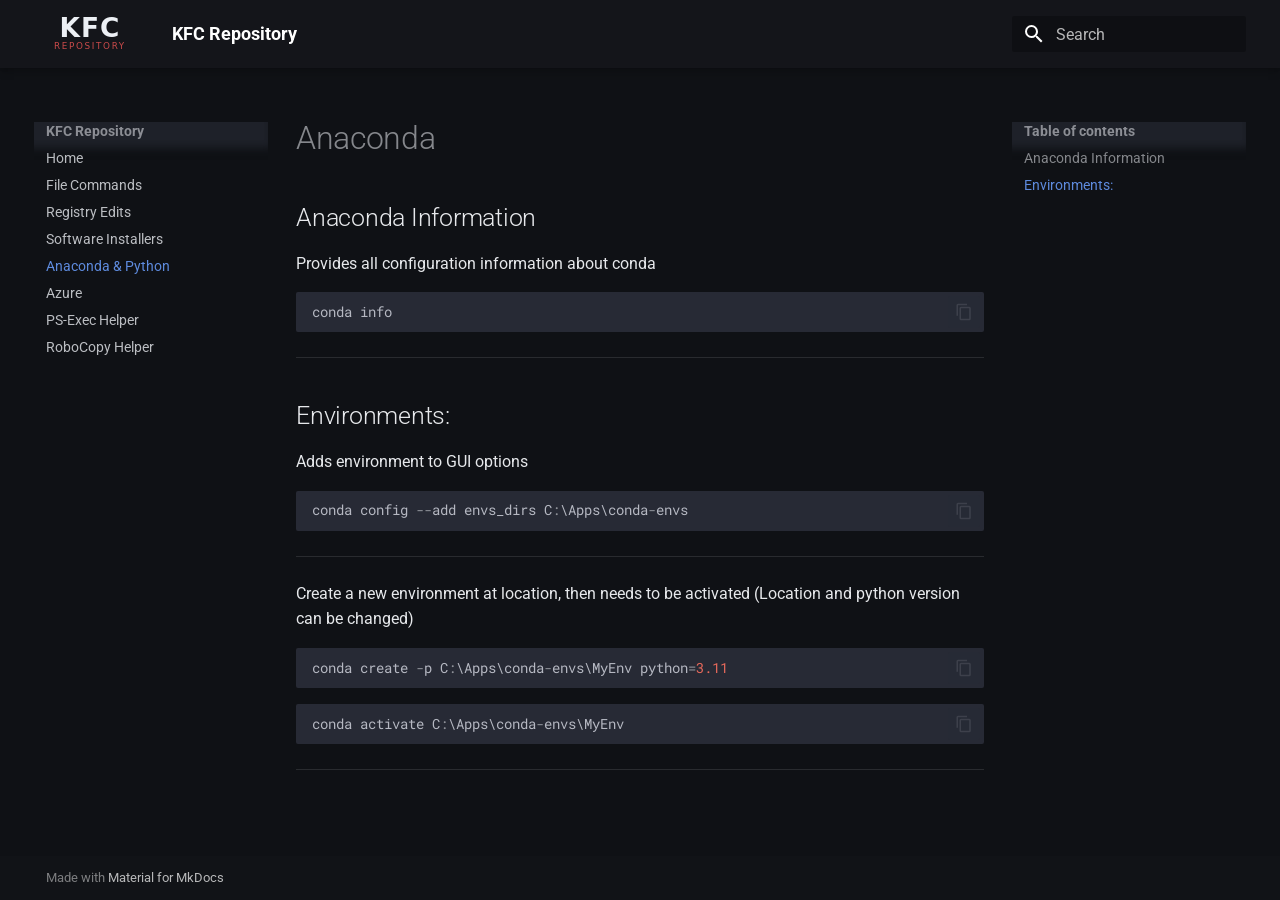
<file: site/Python-Anaconda.html>
<!doctype html>
<html lang="en" class="no-js">
  <head>
    
      <meta charset="utf-8">
      <meta name="viewport" content="width=device-width,initial-scale=1">
      
        <meta name="description" content="Konner’s Full Code Repository">
      
      
      
      
        <link rel="prev" href="Software%20Installers.html">
      
      
        <link rel="next" href="Azure.html">
      
      
        
      
      
      <link rel="icon" href="assets/favicon.svg">
      <meta name="generator" content="mkdocs-1.6.1, mkdocs-material-9.7.1">
    
    
      
        <title>Anaconda & Python - KFC Repository</title>
      
    
    
      <link rel="stylesheet" href="assets/stylesheets/main.484c7ddc.min.css">
      
        
        <link rel="stylesheet" href="assets/stylesheets/palette.ab4e12ef.min.css">
      
      


    
    
      
    
    
      
        
        
        <link rel="preconnect" href="https://fonts.gstatic.com" crossorigin>
        <link rel="stylesheet" href="https://fonts.googleapis.com/css?family=Roboto:300,300i,400,400i,700,700i%7CRoboto+Mono:400,400i,700,700i&display=fallback">
        <style>:root{--md-text-font:"Roboto";--md-code-font:"Roboto Mono"}</style>
      
    
    
      <link rel="stylesheet" href="stylesheets/extra.css">
    
    <script>__md_scope=new URL(".",location),__md_hash=e=>[...e].reduce(((e,_)=>(e<<5)-e+_.charCodeAt(0)),0),__md_get=(e,_=localStorage,t=__md_scope)=>JSON.parse(_.getItem(t.pathname+"."+e)),__md_set=(e,_,t=localStorage,a=__md_scope)=>{try{t.setItem(a.pathname+"."+e,JSON.stringify(_))}catch(e){}}</script>
    
      

    
    
  </head>
  
  
    
    
    
    
    
    <body dir="ltr" data-md-color-scheme="slate" data-md-color-primary="black" data-md-color-accent="red">
  
    
    <input class="md-toggle" data-md-toggle="drawer" type="checkbox" id="__drawer" autocomplete="off">
    <input class="md-toggle" data-md-toggle="search" type="checkbox" id="__search" autocomplete="off">
    <label class="md-overlay" for="__drawer"></label>
    <div data-md-component="skip">
      
        
        <a href="#anaconda" class="md-skip">
          Skip to content
        </a>
      
    </div>
    <div data-md-component="announce">
      
    </div>
    
    
      

  

<header class="md-header md-header--shadow" data-md-component="header">
  <nav class="md-header__inner md-grid" aria-label="Header">
    <a href="index.html" title="KFC Repository" class="md-header__button md-logo" aria-label="KFC Repository" data-md-component="logo">
      
  <img src="assets/logo.svg" alt="logo">

    </a>
    <label class="md-header__button md-icon" for="__drawer">
      
      <svg xmlns="http://www.w3.org/2000/svg" viewBox="0 0 24 24"><path d="M3 6h18v2H3zm0 5h18v2H3zm0 5h18v2H3z"/></svg>
    </label>
    <div class="md-header__title" data-md-component="header-title">
      <div class="md-header__ellipsis">
        <div class="md-header__topic">
          <span class="md-ellipsis">
            KFC Repository
          </span>
        </div>
        <div class="md-header__topic" data-md-component="header-topic">
          <span class="md-ellipsis">
            
              Anaconda & Python
            
          </span>
        </div>
      </div>
    </div>
    
      
    
    
    
    
      
      
        <label class="md-header__button md-icon" for="__search">
          
          <svg xmlns="http://www.w3.org/2000/svg" viewBox="0 0 24 24"><path d="M9.5 3A6.5 6.5 0 0 1 16 9.5c0 1.61-.59 3.09-1.56 4.23l.27.27h.79l5 5-1.5 1.5-5-5v-.79l-.27-.27A6.52 6.52 0 0 1 9.5 16 6.5 6.5 0 0 1 3 9.5 6.5 6.5 0 0 1 9.5 3m0 2C7 5 5 7 5 9.5S7 14 9.5 14 14 12 14 9.5 12 5 9.5 5"/></svg>
        </label>
        <div class="md-search" data-md-component="search" role="dialog">
  <label class="md-search__overlay" for="__search"></label>
  <div class="md-search__inner" role="search">
    <form class="md-search__form" name="search">
      <input type="text" class="md-search__input" name="query" aria-label="Search" placeholder="Search" autocapitalize="off" autocorrect="off" autocomplete="off" spellcheck="false" data-md-component="search-query" required>
      <label class="md-search__icon md-icon" for="__search">
        
        <svg xmlns="http://www.w3.org/2000/svg" viewBox="0 0 24 24"><path d="M9.5 3A6.5 6.5 0 0 1 16 9.5c0 1.61-.59 3.09-1.56 4.23l.27.27h.79l5 5-1.5 1.5-5-5v-.79l-.27-.27A6.52 6.52 0 0 1 9.5 16 6.5 6.5 0 0 1 3 9.5 6.5 6.5 0 0 1 9.5 3m0 2C7 5 5 7 5 9.5S7 14 9.5 14 14 12 14 9.5 12 5 9.5 5"/></svg>
        
        <svg xmlns="http://www.w3.org/2000/svg" viewBox="0 0 24 24"><path d="M20 11v2H8l5.5 5.5-1.42 1.42L4.16 12l7.92-7.92L13.5 5.5 8 11z"/></svg>
      </label>
      <nav class="md-search__options" aria-label="Search">
        
        <button type="reset" class="md-search__icon md-icon" title="Clear" aria-label="Clear" tabindex="-1">
          
          <svg xmlns="http://www.w3.org/2000/svg" viewBox="0 0 24 24"><path d="M19 6.41 17.59 5 12 10.59 6.41 5 5 6.41 10.59 12 5 17.59 6.41 19 12 13.41 17.59 19 19 17.59 13.41 12z"/></svg>
        </button>
      </nav>
      
        <div class="md-search__suggest" data-md-component="search-suggest"></div>
      
    </form>
    <div class="md-search__output">
      <div class="md-search__scrollwrap" tabindex="0" data-md-scrollfix>
        <div class="md-search-result" data-md-component="search-result">
          <div class="md-search-result__meta">
            Initializing search
          </div>
          <ol class="md-search-result__list" role="presentation"></ol>
        </div>
      </div>
    </div>
  </div>
</div>
      
    
    
  </nav>
  
</header>
    
    <div class="md-container" data-md-component="container">
      
      
        
          
        
      
      <main class="md-main" data-md-component="main">
        <div class="md-main__inner md-grid">
          
            
              
              <div class="md-sidebar md-sidebar--primary" data-md-component="sidebar" data-md-type="navigation" >
                <div class="md-sidebar__scrollwrap">
                  <div class="md-sidebar__inner">
                    



<nav class="md-nav md-nav--primary" aria-label="Navigation" data-md-level="0">
  <label class="md-nav__title" for="__drawer">
    <a href="index.html" title="KFC Repository" class="md-nav__button md-logo" aria-label="KFC Repository" data-md-component="logo">
      
  <img src="assets/logo.svg" alt="logo">

    </a>
    KFC Repository
  </label>
  
  <ul class="md-nav__list" data-md-scrollfix>
    
      
      
  
  
  
  
    <li class="md-nav__item">
      <a href="index.html" class="md-nav__link">
        
  
  
  <span class="md-ellipsis">
    
  
    Home
  

    
  </span>
  
  

      </a>
    </li>
  

    
      
      
  
  
  
  
    <li class="md-nav__item">
      <a href="File_Commands.html" class="md-nav__link">
        
  
  
  <span class="md-ellipsis">
    
  
    File Commands
  

    
  </span>
  
  

      </a>
    </li>
  

    
      
      
  
  
  
  
    <li class="md-nav__item">
      <a href="Registry.html" class="md-nav__link">
        
  
  
  <span class="md-ellipsis">
    
  
    Registry Edits
  

    
  </span>
  
  

      </a>
    </li>
  

    
      
      
  
  
  
  
    <li class="md-nav__item">
      <a href="Software%20Installers.html" class="md-nav__link">
        
  
  
  <span class="md-ellipsis">
    
  
    Software Installers
  

    
  </span>
  
  

      </a>
    </li>
  

    
      
      
  
  
    
  
  
  
    <li class="md-nav__item md-nav__item--active">
      
      <input class="md-nav__toggle md-toggle" type="checkbox" id="__toc">
      
      
        
      
      
        <label class="md-nav__link md-nav__link--active" for="__toc">
          
  
  
  <span class="md-ellipsis">
    
  
    Anaconda & Python
  

    
  </span>
  
  

          <span class="md-nav__icon md-icon"></span>
        </label>
      
      <a href="Python-Anaconda.html" class="md-nav__link md-nav__link--active">
        
  
  
  <span class="md-ellipsis">
    
  
    Anaconda & Python
  

    
  </span>
  
  

      </a>
      
        

<nav class="md-nav md-nav--secondary" aria-label="Table of contents">
  
  
  
    
  
  
    <label class="md-nav__title" for="__toc">
      <span class="md-nav__icon md-icon"></span>
      Table of contents
    </label>
    <ul class="md-nav__list" data-md-component="toc" data-md-scrollfix>
      
        <li class="md-nav__item">
  <a href="#anaconda-information" class="md-nav__link">
    <span class="md-ellipsis">
      
        Anaconda Information
      
    </span>
  </a>
  
</li>
      
        <li class="md-nav__item">
  <a href="#environments" class="md-nav__link">
    <span class="md-ellipsis">
      
        Environments:
      
    </span>
  </a>
  
</li>
      
    </ul>
  
</nav>
      
    </li>
  

    
      
      
  
  
  
  
    <li class="md-nav__item">
      <a href="Azure.html" class="md-nav__link">
        
  
  
  <span class="md-ellipsis">
    
  
    Azure
  

    
  </span>
  
  

      </a>
    </li>
  

    
      
      
  
  
  
  
    <li class="md-nav__item">
      <a href="PSEXEC.html" class="md-nav__link">
        
  
  
  <span class="md-ellipsis">
    
  
    PS-Exec Helper
  

    
  </span>
  
  

      </a>
    </li>
  

    
      
      
  
  
  
  
    <li class="md-nav__item">
      <a href="Robocopy.html" class="md-nav__link">
        
  
  
  <span class="md-ellipsis">
    
  
    RoboCopy Helper
  

    
  </span>
  
  

      </a>
    </li>
  

    
  </ul>
</nav>
                  </div>
                </div>
              </div>
            
            
              
              <div class="md-sidebar md-sidebar--secondary" data-md-component="sidebar" data-md-type="toc" >
                <div class="md-sidebar__scrollwrap">
                  <div class="md-sidebar__inner">
                    

<nav class="md-nav md-nav--secondary" aria-label="Table of contents">
  
  
  
    
  
  
    <label class="md-nav__title" for="__toc">
      <span class="md-nav__icon md-icon"></span>
      Table of contents
    </label>
    <ul class="md-nav__list" data-md-component="toc" data-md-scrollfix>
      
        <li class="md-nav__item">
  <a href="#anaconda-information" class="md-nav__link">
    <span class="md-ellipsis">
      
        Anaconda Information
      
    </span>
  </a>
  
</li>
      
        <li class="md-nav__item">
  <a href="#environments" class="md-nav__link">
    <span class="md-ellipsis">
      
        Environments:
      
    </span>
  </a>
  
</li>
      
    </ul>
  
</nav>
                  </div>
                </div>
              </div>
            
          
          
            <div class="md-content" data-md-component="content">
              
              <article class="md-content__inner md-typeset">
                
                  



<h1 id="anaconda">Anaconda</h1>
<h2 id="anaconda-information">Anaconda Information</h2>
<p>Provides all configuration information about conda
<div class="highlight"><pre><span></span><code><span class="n">conda</span> <span class="n">info</span>
</code></pre></div></p>
<hr />
<h2 id="environments">Environments:</h2>
<p>Adds environment to GUI options
<div class="highlight"><pre><span></span><code><span class="n">conda</span> <span class="n">config</span> <span class="o">--</span><span class="n">add</span> <span class="n">envs_dirs</span> <span class="n">C</span><span class="p">:</span>\<span class="n">Apps</span>\<span class="n">conda</span><span class="o">-</span><span class="n">envs</span>
</code></pre></div></p>
<hr />
<p>Create a new environment at location, then needs to be activated (Location and python version can be changed)
<div class="highlight"><pre><span></span><code><span class="n">conda</span> <span class="n">create</span> <span class="o">-</span><span class="n">p</span> <span class="n">C</span><span class="p">:</span>\<span class="n">Apps</span>\<span class="n">conda</span><span class="o">-</span><span class="n">envs</span>\<span class="n">MyEnv</span> <span class="n">python</span><span class="o">=</span><span class="mf">3.11</span>
</code></pre></div>
<div class="highlight"><pre><span></span><code><span class="n">conda</span> <span class="n">activate</span> <span class="n">C</span><span class="p">:</span>\<span class="n">Apps</span>\<span class="n">conda</span><span class="o">-</span><span class="n">envs</span>\<span class="n">MyEnv</span>
</code></pre></div></p>
<hr />












                
              </article>
            </div>
          
          
  <script>var tabs=__md_get("__tabs");if(Array.isArray(tabs))e:for(var set of document.querySelectorAll(".tabbed-set")){var labels=set.querySelector(".tabbed-labels");for(var tab of tabs)for(var label of labels.getElementsByTagName("label"))if(label.innerText.trim()===tab){var input=document.getElementById(label.htmlFor);input.checked=!0;continue e}}</script>

<script>var target=document.getElementById(location.hash.slice(1));target&&target.name&&(target.checked=target.name.startsWith("__tabbed_"))</script>
        </div>
        
      </main>
      
        <footer class="md-footer">
  
  <div class="md-footer-meta md-typeset">
    <div class="md-footer-meta__inner md-grid">
      <div class="md-copyright">
  
  
    Made with
    <a href="https://squidfunk.github.io/mkdocs-material/" target="_blank" rel="noopener">
      Material for MkDocs
    </a>
  
</div>
      
    </div>
  </div>
</footer>
      
    </div>
    <div class="md-dialog" data-md-component="dialog">
      <div class="md-dialog__inner md-typeset"></div>
    </div>
    
    
    
      
      
      <script id="__config" type="application/json">{"annotate": null, "base": ".", "features": ["content.code.copy", "content.tabs.link", "navigation.instant", "navigation.sections", "navigation.expand", "search.highlight", "search.suggest"], "search": "assets/javascripts/workers/search.2c215733.min.js", "tags": null, "translations": {"clipboard.copied": "Copied to clipboard", "clipboard.copy": "Copy to clipboard", "search.result.more.one": "1 more on this page", "search.result.more.other": "# more on this page", "search.result.none": "No matching documents", "search.result.one": "1 matching document", "search.result.other": "# matching documents", "search.result.placeholder": "Type to start searching", "search.result.term.missing": "Missing", "select.version": "Select version"}, "version": null}</script>
    
    
      <script src="assets/javascripts/bundle.79ae519e.min.js"></script>
      
    
  </body>
</html>
</file>
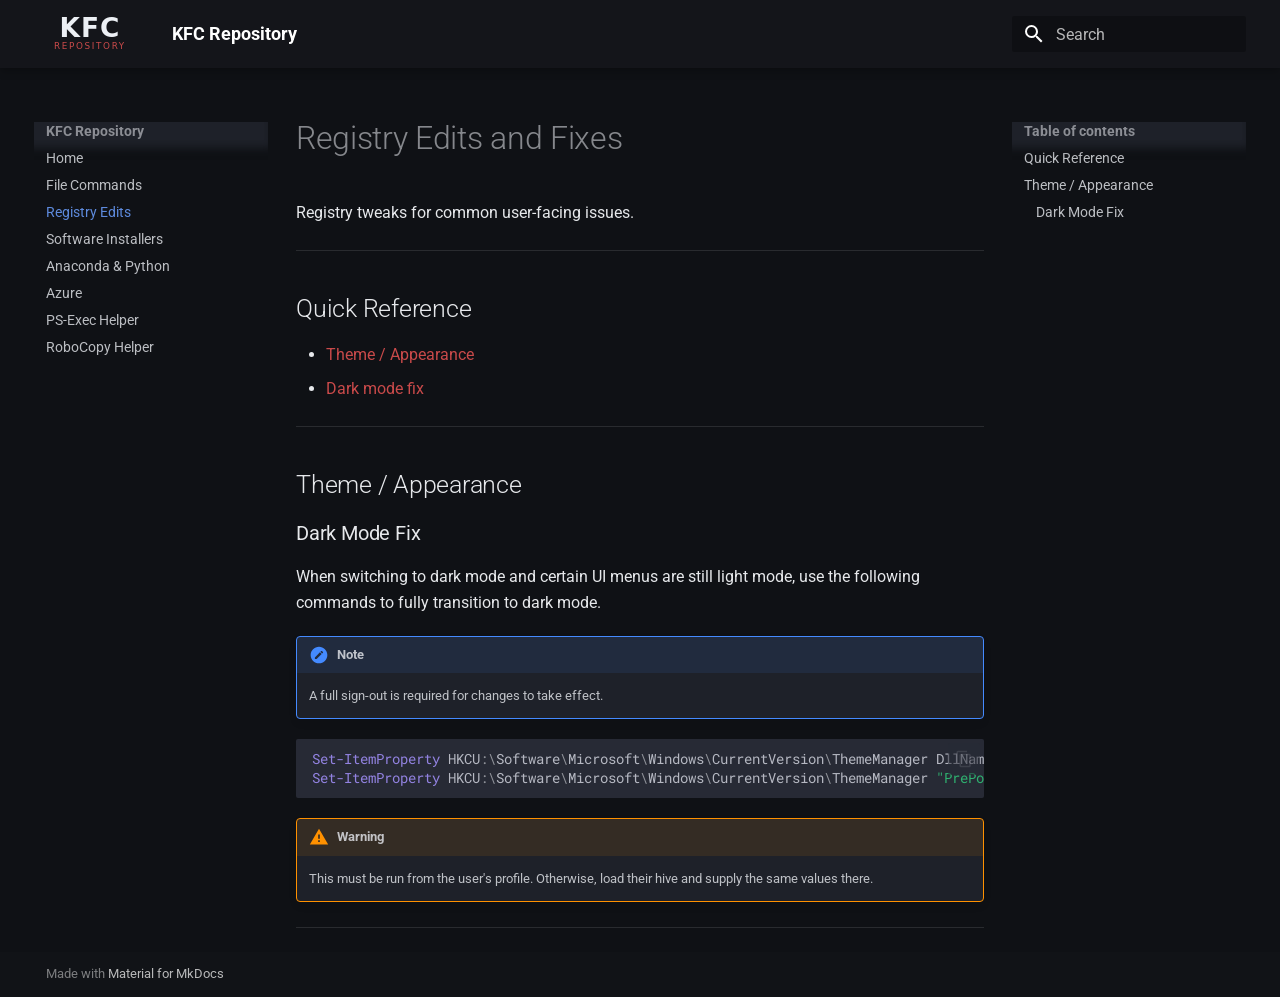
<file: site/Registry.html>
<!doctype html>
<html lang="en" class="no-js">
  <head>
    
      <meta charset="utf-8">
      <meta name="viewport" content="width=device-width,initial-scale=1">
      
        <meta name="description" content="Konner’s Full Code Repository">
      
      
      
      
        <link rel="prev" href="File_Commands.html">
      
      
        <link rel="next" href="Software%20Installers.html">
      
      
        
      
      
      <link rel="icon" href="assets/favicon.svg">
      <meta name="generator" content="mkdocs-1.6.1, mkdocs-material-9.7.1">
    
    
      
        <title>Registry Edits - KFC Repository</title>
      
    
    
      <link rel="stylesheet" href="assets/stylesheets/main.484c7ddc.min.css">
      
        
        <link rel="stylesheet" href="assets/stylesheets/palette.ab4e12ef.min.css">
      
      


    
    
      
    
    
      
        
        
        <link rel="preconnect" href="https://fonts.gstatic.com" crossorigin>
        <link rel="stylesheet" href="https://fonts.googleapis.com/css?family=Roboto:300,300i,400,400i,700,700i%7CRoboto+Mono:400,400i,700,700i&display=fallback">
        <style>:root{--md-text-font:"Roboto";--md-code-font:"Roboto Mono"}</style>
      
    
    
      <link rel="stylesheet" href="stylesheets/extra.css">
    
    <script>__md_scope=new URL(".",location),__md_hash=e=>[...e].reduce(((e,_)=>(e<<5)-e+_.charCodeAt(0)),0),__md_get=(e,_=localStorage,t=__md_scope)=>JSON.parse(_.getItem(t.pathname+"."+e)),__md_set=(e,_,t=localStorage,a=__md_scope)=>{try{t.setItem(a.pathname+"."+e,JSON.stringify(_))}catch(e){}}</script>
    
      

    
    
  </head>
  
  
    
    
    
    
    
    <body dir="ltr" data-md-color-scheme="slate" data-md-color-primary="black" data-md-color-accent="red">
  
    
    <input class="md-toggle" data-md-toggle="drawer" type="checkbox" id="__drawer" autocomplete="off">
    <input class="md-toggle" data-md-toggle="search" type="checkbox" id="__search" autocomplete="off">
    <label class="md-overlay" for="__drawer"></label>
    <div data-md-component="skip">
      
        
        <a href="#registry-edits-and-fixes" class="md-skip">
          Skip to content
        </a>
      
    </div>
    <div data-md-component="announce">
      
    </div>
    
    
      

  

<header class="md-header md-header--shadow" data-md-component="header">
  <nav class="md-header__inner md-grid" aria-label="Header">
    <a href="index.html" title="KFC Repository" class="md-header__button md-logo" aria-label="KFC Repository" data-md-component="logo">
      
  <img src="assets/logo.svg" alt="logo">

    </a>
    <label class="md-header__button md-icon" for="__drawer">
      
      <svg xmlns="http://www.w3.org/2000/svg" viewBox="0 0 24 24"><path d="M3 6h18v2H3zm0 5h18v2H3zm0 5h18v2H3z"/></svg>
    </label>
    <div class="md-header__title" data-md-component="header-title">
      <div class="md-header__ellipsis">
        <div class="md-header__topic">
          <span class="md-ellipsis">
            KFC Repository
          </span>
        </div>
        <div class="md-header__topic" data-md-component="header-topic">
          <span class="md-ellipsis">
            
              Registry Edits
            
          </span>
        </div>
      </div>
    </div>
    
      
    
    
    
    
      
      
        <label class="md-header__button md-icon" for="__search">
          
          <svg xmlns="http://www.w3.org/2000/svg" viewBox="0 0 24 24"><path d="M9.5 3A6.5 6.5 0 0 1 16 9.5c0 1.61-.59 3.09-1.56 4.23l.27.27h.79l5 5-1.5 1.5-5-5v-.79l-.27-.27A6.52 6.52 0 0 1 9.5 16 6.5 6.5 0 0 1 3 9.5 6.5 6.5 0 0 1 9.5 3m0 2C7 5 5 7 5 9.5S7 14 9.5 14 14 12 14 9.5 12 5 9.5 5"/></svg>
        </label>
        <div class="md-search" data-md-component="search" role="dialog">
  <label class="md-search__overlay" for="__search"></label>
  <div class="md-search__inner" role="search">
    <form class="md-search__form" name="search">
      <input type="text" class="md-search__input" name="query" aria-label="Search" placeholder="Search" autocapitalize="off" autocorrect="off" autocomplete="off" spellcheck="false" data-md-component="search-query" required>
      <label class="md-search__icon md-icon" for="__search">
        
        <svg xmlns="http://www.w3.org/2000/svg" viewBox="0 0 24 24"><path d="M9.5 3A6.5 6.5 0 0 1 16 9.5c0 1.61-.59 3.09-1.56 4.23l.27.27h.79l5 5-1.5 1.5-5-5v-.79l-.27-.27A6.52 6.52 0 0 1 9.5 16 6.5 6.5 0 0 1 3 9.5 6.5 6.5 0 0 1 9.5 3m0 2C7 5 5 7 5 9.5S7 14 9.5 14 14 12 14 9.5 12 5 9.5 5"/></svg>
        
        <svg xmlns="http://www.w3.org/2000/svg" viewBox="0 0 24 24"><path d="M20 11v2H8l5.5 5.5-1.42 1.42L4.16 12l7.92-7.92L13.5 5.5 8 11z"/></svg>
      </label>
      <nav class="md-search__options" aria-label="Search">
        
        <button type="reset" class="md-search__icon md-icon" title="Clear" aria-label="Clear" tabindex="-1">
          
          <svg xmlns="http://www.w3.org/2000/svg" viewBox="0 0 24 24"><path d="M19 6.41 17.59 5 12 10.59 6.41 5 5 6.41 10.59 12 5 17.59 6.41 19 12 13.41 17.59 19 19 17.59 13.41 12z"/></svg>
        </button>
      </nav>
      
        <div class="md-search__suggest" data-md-component="search-suggest"></div>
      
    </form>
    <div class="md-search__output">
      <div class="md-search__scrollwrap" tabindex="0" data-md-scrollfix>
        <div class="md-search-result" data-md-component="search-result">
          <div class="md-search-result__meta">
            Initializing search
          </div>
          <ol class="md-search-result__list" role="presentation"></ol>
        </div>
      </div>
    </div>
  </div>
</div>
      
    
    
  </nav>
  
</header>
    
    <div class="md-container" data-md-component="container">
      
      
        
          
        
      
      <main class="md-main" data-md-component="main">
        <div class="md-main__inner md-grid">
          
            
              
              <div class="md-sidebar md-sidebar--primary" data-md-component="sidebar" data-md-type="navigation" >
                <div class="md-sidebar__scrollwrap">
                  <div class="md-sidebar__inner">
                    



<nav class="md-nav md-nav--primary" aria-label="Navigation" data-md-level="0">
  <label class="md-nav__title" for="__drawer">
    <a href="index.html" title="KFC Repository" class="md-nav__button md-logo" aria-label="KFC Repository" data-md-component="logo">
      
  <img src="assets/logo.svg" alt="logo">

    </a>
    KFC Repository
  </label>
  
  <ul class="md-nav__list" data-md-scrollfix>
    
      
      
  
  
  
  
    <li class="md-nav__item">
      <a href="index.html" class="md-nav__link">
        
  
  
  <span class="md-ellipsis">
    
  
    Home
  

    
  </span>
  
  

      </a>
    </li>
  

    
      
      
  
  
  
  
    <li class="md-nav__item">
      <a href="File_Commands.html" class="md-nav__link">
        
  
  
  <span class="md-ellipsis">
    
  
    File Commands
  

    
  </span>
  
  

      </a>
    </li>
  

    
      
      
  
  
    
  
  
  
    <li class="md-nav__item md-nav__item--active">
      
      <input class="md-nav__toggle md-toggle" type="checkbox" id="__toc">
      
      
        
      
      
        <label class="md-nav__link md-nav__link--active" for="__toc">
          
  
  
  <span class="md-ellipsis">
    
  
    Registry Edits
  

    
  </span>
  
  

          <span class="md-nav__icon md-icon"></span>
        </label>
      
      <a href="Registry.html" class="md-nav__link md-nav__link--active">
        
  
  
  <span class="md-ellipsis">
    
  
    Registry Edits
  

    
  </span>
  
  

      </a>
      
        

<nav class="md-nav md-nav--secondary" aria-label="Table of contents">
  
  
  
    
  
  
    <label class="md-nav__title" for="__toc">
      <span class="md-nav__icon md-icon"></span>
      Table of contents
    </label>
    <ul class="md-nav__list" data-md-component="toc" data-md-scrollfix>
      
        <li class="md-nav__item">
  <a href="#quick-reference" class="md-nav__link">
    <span class="md-ellipsis">
      
        Quick Reference
      
    </span>
  </a>
  
</li>
      
        <li class="md-nav__item">
  <a href="#theme-appearance" class="md-nav__link">
    <span class="md-ellipsis">
      
        Theme / Appearance
      
    </span>
  </a>
  
    <nav class="md-nav" aria-label="Theme / Appearance">
      <ul class="md-nav__list">
        
          <li class="md-nav__item">
  <a href="#dark-mode-fix" class="md-nav__link">
    <span class="md-ellipsis">
      
        Dark Mode Fix
      
    </span>
  </a>
  
</li>
        
      </ul>
    </nav>
  
</li>
      
    </ul>
  
</nav>
      
    </li>
  

    
      
      
  
  
  
  
    <li class="md-nav__item">
      <a href="Software%20Installers.html" class="md-nav__link">
        
  
  
  <span class="md-ellipsis">
    
  
    Software Installers
  

    
  </span>
  
  

      </a>
    </li>
  

    
      
      
  
  
  
  
    <li class="md-nav__item">
      <a href="Python-Anaconda.html" class="md-nav__link">
        
  
  
  <span class="md-ellipsis">
    
  
    Anaconda & Python
  

    
  </span>
  
  

      </a>
    </li>
  

    
      
      
  
  
  
  
    <li class="md-nav__item">
      <a href="Azure.html" class="md-nav__link">
        
  
  
  <span class="md-ellipsis">
    
  
    Azure
  

    
  </span>
  
  

      </a>
    </li>
  

    
      
      
  
  
  
  
    <li class="md-nav__item">
      <a href="PSEXEC.html" class="md-nav__link">
        
  
  
  <span class="md-ellipsis">
    
  
    PS-Exec Helper
  

    
  </span>
  
  

      </a>
    </li>
  

    
      
      
  
  
  
  
    <li class="md-nav__item">
      <a href="Robocopy.html" class="md-nav__link">
        
  
  
  <span class="md-ellipsis">
    
  
    RoboCopy Helper
  

    
  </span>
  
  

      </a>
    </li>
  

    
  </ul>
</nav>
                  </div>
                </div>
              </div>
            
            
              
              <div class="md-sidebar md-sidebar--secondary" data-md-component="sidebar" data-md-type="toc" >
                <div class="md-sidebar__scrollwrap">
                  <div class="md-sidebar__inner">
                    

<nav class="md-nav md-nav--secondary" aria-label="Table of contents">
  
  
  
    
  
  
    <label class="md-nav__title" for="__toc">
      <span class="md-nav__icon md-icon"></span>
      Table of contents
    </label>
    <ul class="md-nav__list" data-md-component="toc" data-md-scrollfix>
      
        <li class="md-nav__item">
  <a href="#quick-reference" class="md-nav__link">
    <span class="md-ellipsis">
      
        Quick Reference
      
    </span>
  </a>
  
</li>
      
        <li class="md-nav__item">
  <a href="#theme-appearance" class="md-nav__link">
    <span class="md-ellipsis">
      
        Theme / Appearance
      
    </span>
  </a>
  
    <nav class="md-nav" aria-label="Theme / Appearance">
      <ul class="md-nav__list">
        
          <li class="md-nav__item">
  <a href="#dark-mode-fix" class="md-nav__link">
    <span class="md-ellipsis">
      
        Dark Mode Fix
      
    </span>
  </a>
  
</li>
        
      </ul>
    </nav>
  
</li>
      
    </ul>
  
</nav>
                  </div>
                </div>
              </div>
            
          
          
            <div class="md-content" data-md-component="content">
              
              <article class="md-content__inner md-typeset">
                
                  



<h1 id="registry-edits-and-fixes">Registry Edits and Fixes</h1>
<p>Registry tweaks for common user-facing issues.</p>
<hr />
<h2 id="quick-reference">Quick Reference</h2>
<ul>
<li><a href="#theme--appearance">Theme / Appearance</a></li>
<li><a href="#dark-mode-fix">Dark mode fix</a></li>
</ul>
<hr />
<h2 id="theme-appearance">Theme / Appearance</h2>
<h3 id="dark-mode-fix">Dark Mode Fix</h3>
<p>When switching to dark mode and certain UI menus are still light mode, use the following commands to fully transition to dark mode.</p>
<div class="admonition note">
<p class="admonition-title">Note</p>
<p>A full sign-out is required for changes to take effect.</p>
</div>
<div class="highlight"><pre><span></span><code><span class="nb">Set-ItemProperty</span> <span class="n">HKCU</span><span class="p">:\</span><span class="n">Software</span><span class="p">\</span><span class="n">Microsoft</span><span class="p">\</span><span class="n">Windows</span><span class="p">\</span><span class="n">CurrentVersion</span><span class="p">\</span><span class="n">ThemeManager</span> <span class="n">DllName</span> <span class="s2">&quot;%SystemRoot%\Resources\Themes\Aero\Aero.msstyles&quot;</span> <span class="n">-Type</span> <span class="n">ExpandString</span>
<span class="nb">Set-ItemProperty</span> <span class="n">HKCU</span><span class="p">:\</span><span class="n">Software</span><span class="p">\</span><span class="n">Microsoft</span><span class="p">\</span><span class="n">Windows</span><span class="p">\</span><span class="n">CurrentVersion</span><span class="p">\</span><span class="n">ThemeManager</span> <span class="s2">&quot;PrePolicy-DllName&quot;</span> <span class="s2">&quot;C:\Windows\Resources\Themes\Aero\Aero.msstyles&quot;</span>
</code></pre></div>
<div class="admonition warning">
<p class="admonition-title">Warning</p>
<p>This must be run from the user's profile. Otherwise, load their hive and supply the same values there.</p>
</div>
<hr />












                
              </article>
            </div>
          
          
  <script>var tabs=__md_get("__tabs");if(Array.isArray(tabs))e:for(var set of document.querySelectorAll(".tabbed-set")){var labels=set.querySelector(".tabbed-labels");for(var tab of tabs)for(var label of labels.getElementsByTagName("label"))if(label.innerText.trim()===tab){var input=document.getElementById(label.htmlFor);input.checked=!0;continue e}}</script>

<script>var target=document.getElementById(location.hash.slice(1));target&&target.name&&(target.checked=target.name.startsWith("__tabbed_"))</script>
        </div>
        
      </main>
      
        <footer class="md-footer">
  
  <div class="md-footer-meta md-typeset">
    <div class="md-footer-meta__inner md-grid">
      <div class="md-copyright">
  
  
    Made with
    <a href="https://squidfunk.github.io/mkdocs-material/" target="_blank" rel="noopener">
      Material for MkDocs
    </a>
  
</div>
      
    </div>
  </div>
</footer>
      
    </div>
    <div class="md-dialog" data-md-component="dialog">
      <div class="md-dialog__inner md-typeset"></div>
    </div>
    
    
    
      
      
      <script id="__config" type="application/json">{"annotate": null, "base": ".", "features": ["content.code.copy", "content.tabs.link", "navigation.instant", "navigation.sections", "navigation.expand", "search.highlight", "search.suggest"], "search": "assets/javascripts/workers/search.2c215733.min.js", "tags": null, "translations": {"clipboard.copied": "Copied to clipboard", "clipboard.copy": "Copy to clipboard", "search.result.more.one": "1 more on this page", "search.result.more.other": "# more on this page", "search.result.none": "No matching documents", "search.result.one": "1 matching document", "search.result.other": "# matching documents", "search.result.placeholder": "Type to start searching", "search.result.term.missing": "Missing", "select.version": "Select version"}, "version": null}</script>
    
    
      <script src="assets/javascripts/bundle.79ae519e.min.js"></script>
      
    
  </body>
</html>
</file>
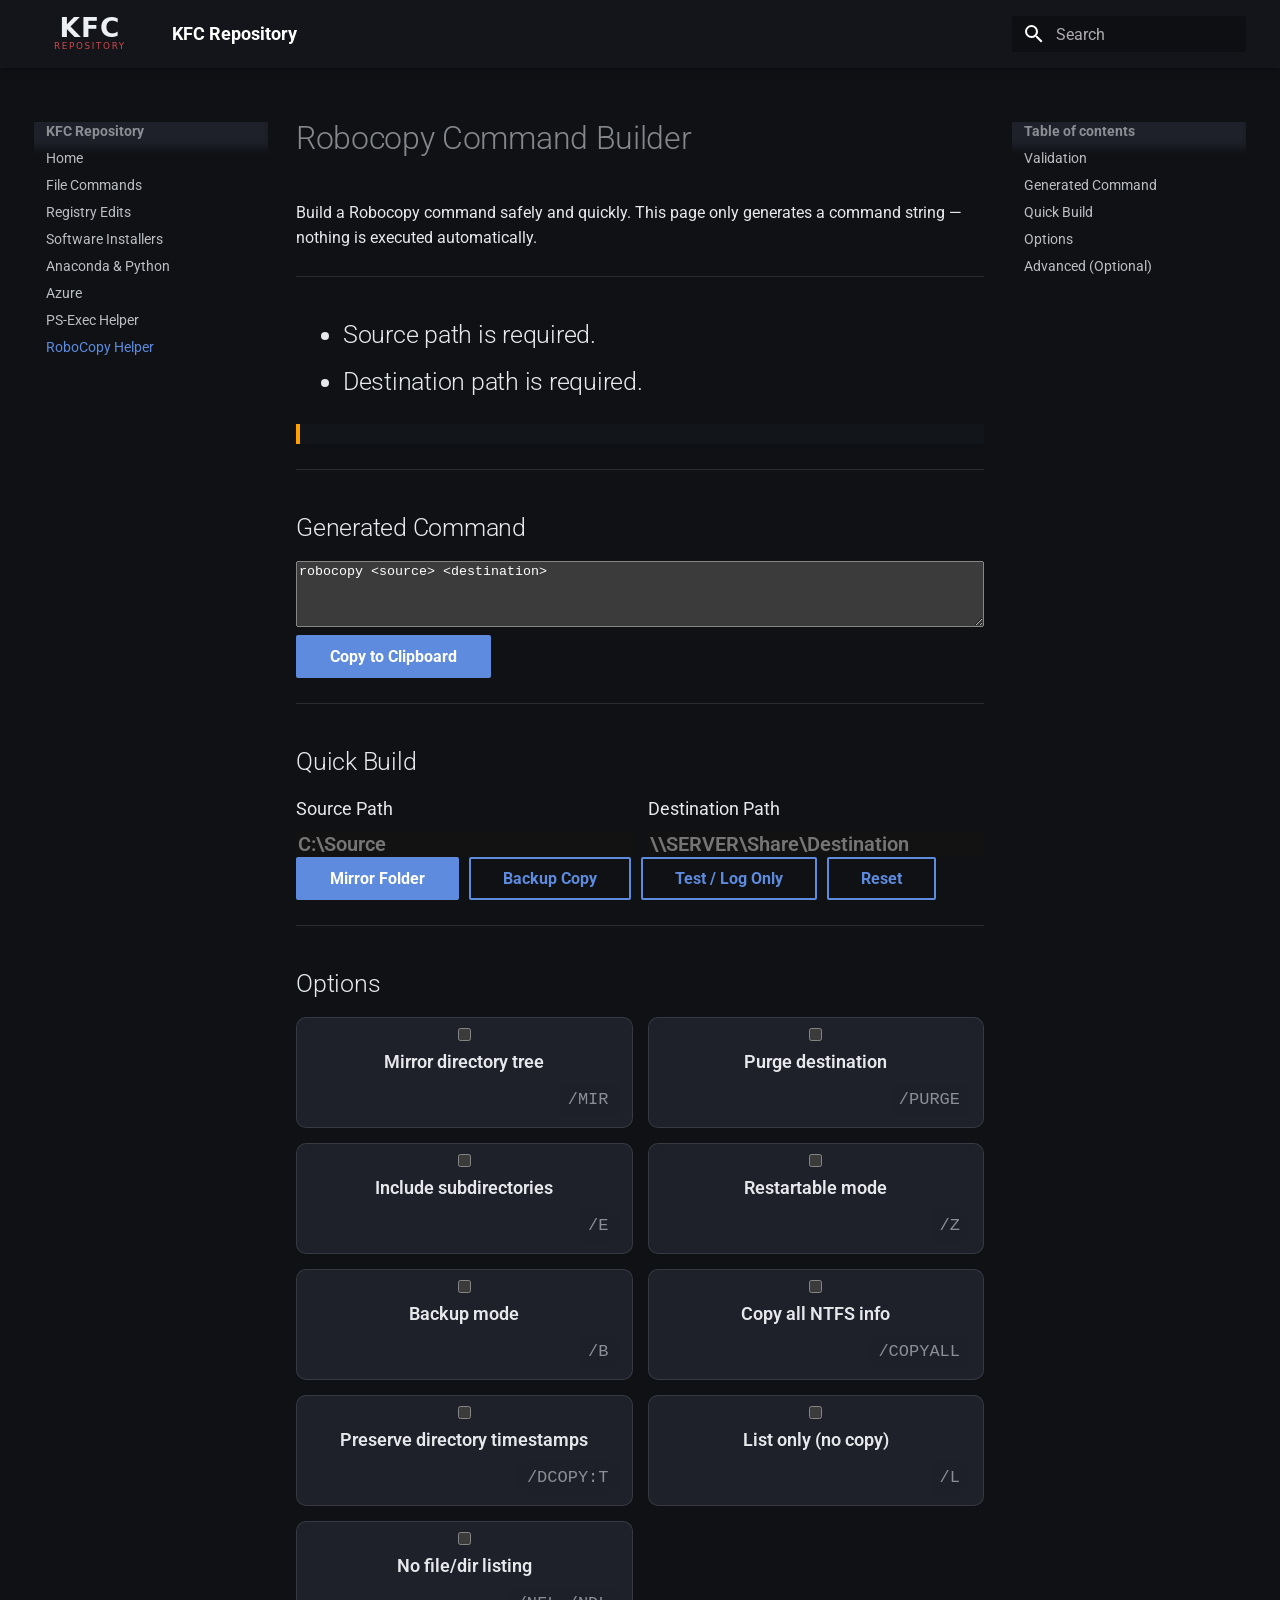
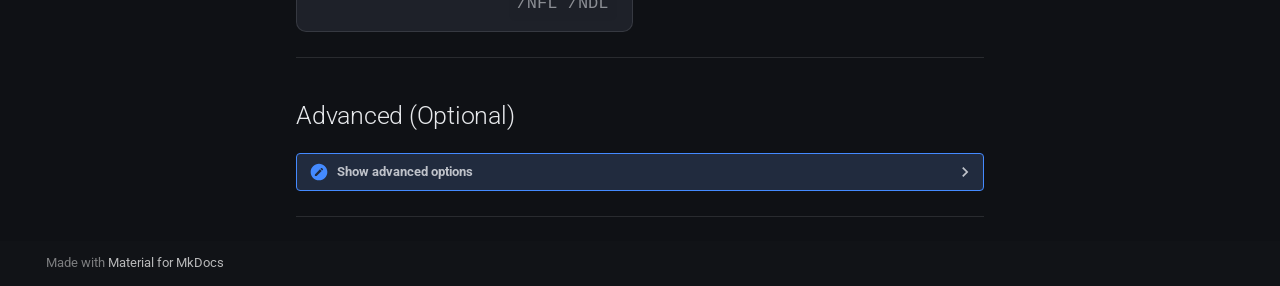
<file: site/Robocopy.html>
<!doctype html>
<html lang="en" class="no-js">
  <head>
    
      <meta charset="utf-8">
      <meta name="viewport" content="width=device-width,initial-scale=1">
      
        <meta name="description" content="Konner’s Full Code Repository">
      
      
      
      
        <link rel="prev" href="PSEXEC.html">
      
      
      
        
      
      
      <link rel="icon" href="assets/favicon.svg">
      <meta name="generator" content="mkdocs-1.6.1, mkdocs-material-9.7.1">
    
    
      
        <title>RoboCopy Helper - KFC Repository</title>
      
    
    
      <link rel="stylesheet" href="assets/stylesheets/main.484c7ddc.min.css">
      
        
        <link rel="stylesheet" href="assets/stylesheets/palette.ab4e12ef.min.css">
      
      


    
    
      
    
    
      
        
        
        <link rel="preconnect" href="https://fonts.gstatic.com" crossorigin>
        <link rel="stylesheet" href="https://fonts.googleapis.com/css?family=Roboto:300,300i,400,400i,700,700i%7CRoboto+Mono:400,400i,700,700i&display=fallback">
        <style>:root{--md-text-font:"Roboto";--md-code-font:"Roboto Mono"}</style>
      
    
    
      <link rel="stylesheet" href="stylesheets/extra.css">
    
    <script>__md_scope=new URL(".",location),__md_hash=e=>[...e].reduce(((e,_)=>(e<<5)-e+_.charCodeAt(0)),0),__md_get=(e,_=localStorage,t=__md_scope)=>JSON.parse(_.getItem(t.pathname+"."+e)),__md_set=(e,_,t=localStorage,a=__md_scope)=>{try{t.setItem(a.pathname+"."+e,JSON.stringify(_))}catch(e){}}</script>
    
      

    
    
  </head>
  
  
    
    
    
    
    
    <body dir="ltr" data-md-color-scheme="slate" data-md-color-primary="black" data-md-color-accent="red">
  
    
    <input class="md-toggle" data-md-toggle="drawer" type="checkbox" id="__drawer" autocomplete="off">
    <input class="md-toggle" data-md-toggle="search" type="checkbox" id="__search" autocomplete="off">
    <label class="md-overlay" for="__drawer"></label>
    <div data-md-component="skip">
      
        
        <a href="#robocopy-command-builder" class="md-skip">
          Skip to content
        </a>
      
    </div>
    <div data-md-component="announce">
      
    </div>
    
    
      

  

<header class="md-header md-header--shadow" data-md-component="header">
  <nav class="md-header__inner md-grid" aria-label="Header">
    <a href="index.html" title="KFC Repository" class="md-header__button md-logo" aria-label="KFC Repository" data-md-component="logo">
      
  <img src="assets/logo.svg" alt="logo">

    </a>
    <label class="md-header__button md-icon" for="__drawer">
      
      <svg xmlns="http://www.w3.org/2000/svg" viewBox="0 0 24 24"><path d="M3 6h18v2H3zm0 5h18v2H3zm0 5h18v2H3z"/></svg>
    </label>
    <div class="md-header__title" data-md-component="header-title">
      <div class="md-header__ellipsis">
        <div class="md-header__topic">
          <span class="md-ellipsis">
            KFC Repository
          </span>
        </div>
        <div class="md-header__topic" data-md-component="header-topic">
          <span class="md-ellipsis">
            
              RoboCopy Helper
            
          </span>
        </div>
      </div>
    </div>
    
      
    
    
    
    
      
      
        <label class="md-header__button md-icon" for="__search">
          
          <svg xmlns="http://www.w3.org/2000/svg" viewBox="0 0 24 24"><path d="M9.5 3A6.5 6.5 0 0 1 16 9.5c0 1.61-.59 3.09-1.56 4.23l.27.27h.79l5 5-1.5 1.5-5-5v-.79l-.27-.27A6.52 6.52 0 0 1 9.5 16 6.5 6.5 0 0 1 3 9.5 6.5 6.5 0 0 1 9.5 3m0 2C7 5 5 7 5 9.5S7 14 9.5 14 14 12 14 9.5 12 5 9.5 5"/></svg>
        </label>
        <div class="md-search" data-md-component="search" role="dialog">
  <label class="md-search__overlay" for="__search"></label>
  <div class="md-search__inner" role="search">
    <form class="md-search__form" name="search">
      <input type="text" class="md-search__input" name="query" aria-label="Search" placeholder="Search" autocapitalize="off" autocorrect="off" autocomplete="off" spellcheck="false" data-md-component="search-query" required>
      <label class="md-search__icon md-icon" for="__search">
        
        <svg xmlns="http://www.w3.org/2000/svg" viewBox="0 0 24 24"><path d="M9.5 3A6.5 6.5 0 0 1 16 9.5c0 1.61-.59 3.09-1.56 4.23l.27.27h.79l5 5-1.5 1.5-5-5v-.79l-.27-.27A6.52 6.52 0 0 1 9.5 16 6.5 6.5 0 0 1 3 9.5 6.5 6.5 0 0 1 9.5 3m0 2C7 5 5 7 5 9.5S7 14 9.5 14 14 12 14 9.5 12 5 9.5 5"/></svg>
        
        <svg xmlns="http://www.w3.org/2000/svg" viewBox="0 0 24 24"><path d="M20 11v2H8l5.5 5.5-1.42 1.42L4.16 12l7.92-7.92L13.5 5.5 8 11z"/></svg>
      </label>
      <nav class="md-search__options" aria-label="Search">
        
        <button type="reset" class="md-search__icon md-icon" title="Clear" aria-label="Clear" tabindex="-1">
          
          <svg xmlns="http://www.w3.org/2000/svg" viewBox="0 0 24 24"><path d="M19 6.41 17.59 5 12 10.59 6.41 5 5 6.41 10.59 12 5 17.59 6.41 19 12 13.41 17.59 19 19 17.59 13.41 12z"/></svg>
        </button>
      </nav>
      
        <div class="md-search__suggest" data-md-component="search-suggest"></div>
      
    </form>
    <div class="md-search__output">
      <div class="md-search__scrollwrap" tabindex="0" data-md-scrollfix>
        <div class="md-search-result" data-md-component="search-result">
          <div class="md-search-result__meta">
            Initializing search
          </div>
          <ol class="md-search-result__list" role="presentation"></ol>
        </div>
      </div>
    </div>
  </div>
</div>
      
    
    
  </nav>
  
</header>
    
    <div class="md-container" data-md-component="container">
      
      
        
          
        
      
      <main class="md-main" data-md-component="main">
        <div class="md-main__inner md-grid">
          
            
              
              <div class="md-sidebar md-sidebar--primary" data-md-component="sidebar" data-md-type="navigation" >
                <div class="md-sidebar__scrollwrap">
                  <div class="md-sidebar__inner">
                    



<nav class="md-nav md-nav--primary" aria-label="Navigation" data-md-level="0">
  <label class="md-nav__title" for="__drawer">
    <a href="index.html" title="KFC Repository" class="md-nav__button md-logo" aria-label="KFC Repository" data-md-component="logo">
      
  <img src="assets/logo.svg" alt="logo">

    </a>
    KFC Repository
  </label>
  
  <ul class="md-nav__list" data-md-scrollfix>
    
      
      
  
  
  
  
    <li class="md-nav__item">
      <a href="index.html" class="md-nav__link">
        
  
  
  <span class="md-ellipsis">
    
  
    Home
  

    
  </span>
  
  

      </a>
    </li>
  

    
      
      
  
  
  
  
    <li class="md-nav__item">
      <a href="File_Commands.html" class="md-nav__link">
        
  
  
  <span class="md-ellipsis">
    
  
    File Commands
  

    
  </span>
  
  

      </a>
    </li>
  

    
      
      
  
  
  
  
    <li class="md-nav__item">
      <a href="Registry.html" class="md-nav__link">
        
  
  
  <span class="md-ellipsis">
    
  
    Registry Edits
  

    
  </span>
  
  

      </a>
    </li>
  

    
      
      
  
  
  
  
    <li class="md-nav__item">
      <a href="Software%20Installers.html" class="md-nav__link">
        
  
  
  <span class="md-ellipsis">
    
  
    Software Installers
  

    
  </span>
  
  

      </a>
    </li>
  

    
      
      
  
  
  
  
    <li class="md-nav__item">
      <a href="Python-Anaconda.html" class="md-nav__link">
        
  
  
  <span class="md-ellipsis">
    
  
    Anaconda & Python
  

    
  </span>
  
  

      </a>
    </li>
  

    
      
      
  
  
  
  
    <li class="md-nav__item">
      <a href="Azure.html" class="md-nav__link">
        
  
  
  <span class="md-ellipsis">
    
  
    Azure
  

    
  </span>
  
  

      </a>
    </li>
  

    
      
      
  
  
  
  
    <li class="md-nav__item">
      <a href="PSEXEC.html" class="md-nav__link">
        
  
  
  <span class="md-ellipsis">
    
  
    PS-Exec Helper
  

    
  </span>
  
  

      </a>
    </li>
  

    
      
      
  
  
    
  
  
  
    <li class="md-nav__item md-nav__item--active">
      
      <input class="md-nav__toggle md-toggle" type="checkbox" id="__toc">
      
      
        
      
      
        <label class="md-nav__link md-nav__link--active" for="__toc">
          
  
  
  <span class="md-ellipsis">
    
  
    RoboCopy Helper
  

    
  </span>
  
  

          <span class="md-nav__icon md-icon"></span>
        </label>
      
      <a href="Robocopy.html" class="md-nav__link md-nav__link--active">
        
  
  
  <span class="md-ellipsis">
    
  
    RoboCopy Helper
  

    
  </span>
  
  

      </a>
      
        

<nav class="md-nav md-nav--secondary" aria-label="Table of contents">
  
  
  
    
  
  
    <label class="md-nav__title" for="__toc">
      <span class="md-nav__icon md-icon"></span>
      Table of contents
    </label>
    <ul class="md-nav__list" data-md-component="toc" data-md-scrollfix>
      
        <li class="md-nav__item">
  <a href="#validation" class="md-nav__link">
    <span class="md-ellipsis">
      
        Validation
      
    </span>
  </a>
  
</li>
      
        <li class="md-nav__item">
  <a href="#generated-command" class="md-nav__link">
    <span class="md-ellipsis">
      
        Generated Command
      
    </span>
  </a>
  
</li>
      
        <li class="md-nav__item">
  <a href="#quick-build" class="md-nav__link">
    <span class="md-ellipsis">
      
        Quick Build
      
    </span>
  </a>
  
</li>
      
        <li class="md-nav__item">
  <a href="#options" class="md-nav__link">
    <span class="md-ellipsis">
      
        Options
      
    </span>
  </a>
  
</li>
      
        <li class="md-nav__item">
  <a href="#advanced-optional" class="md-nav__link">
    <span class="md-ellipsis">
      
        Advanced (Optional)
      
    </span>
  </a>
  
</li>
      
    </ul>
  
</nav>
      
    </li>
  

    
  </ul>
</nav>
                  </div>
                </div>
              </div>
            
            
              
              <div class="md-sidebar md-sidebar--secondary" data-md-component="sidebar" data-md-type="toc" >
                <div class="md-sidebar__scrollwrap">
                  <div class="md-sidebar__inner">
                    

<nav class="md-nav md-nav--secondary" aria-label="Table of contents">
  
  
  
    
  
  
    <label class="md-nav__title" for="__toc">
      <span class="md-nav__icon md-icon"></span>
      Table of contents
    </label>
    <ul class="md-nav__list" data-md-component="toc" data-md-scrollfix>
      
        <li class="md-nav__item">
  <a href="#validation" class="md-nav__link">
    <span class="md-ellipsis">
      
        Validation
      
    </span>
  </a>
  
</li>
      
        <li class="md-nav__item">
  <a href="#generated-command" class="md-nav__link">
    <span class="md-ellipsis">
      
        Generated Command
      
    </span>
  </a>
  
</li>
      
        <li class="md-nav__item">
  <a href="#quick-build" class="md-nav__link">
    <span class="md-ellipsis">
      
        Quick Build
      
    </span>
  </a>
  
</li>
      
        <li class="md-nav__item">
  <a href="#options" class="md-nav__link">
    <span class="md-ellipsis">
      
        Options
      
    </span>
  </a>
  
</li>
      
        <li class="md-nav__item">
  <a href="#advanced-optional" class="md-nav__link">
    <span class="md-ellipsis">
      
        Advanced (Optional)
      
    </span>
  </a>
  
</li>
      
    </ul>
  
</nav>
                  </div>
                </div>
              </div>
            
          
          
            <div class="md-content" data-md-component="content">
              
              <article class="md-content__inner md-typeset">
                
                  



<h1 id="robocopy-command-builder">Robocopy Command Builder</h1>
<p>Build a Robocopy command safely and quickly. This page only generates a command string — nothing is executed automatically.</p>
<hr />
<h2 id="validation">Validation</h2>
<div id="validation" class="validation"></div>

<hr />
<h2 id="generated-command">Generated Command</h2>
<textarea id="preview" rows="4" readonly></textarea>

<div class="robocopy-actions">
  <button class="md-button md-button--primary" onclick="copyCommand()">Copy to Clipboard</button>
  <span id="copyStatus" class="robocopy-status" aria-live="polite"></span>
</div>

<hr />
<h2 id="quick-build">Quick Build</h2>
<div class="robocopy-grid">
  <label class="important">
    Source Path
    <input type="text" id="source" placeholder="C:\Source">
  </label>

  <label class="important">
    Destination Path
    <input type="text" id="destination" placeholder="\\SERVER\Share\Destination">
  </label>
</div>

<div class="robocopy-actions">
  <button class="md-button md-button--primary" onclick="presetMirror()">Mirror Folder</button>
  <button class="md-button" onclick="presetBackup()">Backup Copy</button>
  <button class="md-button" onclick="presetLogOnly()">Test / Log Only</button>
  <button class="md-button" onclick="resetAll()">Reset</button>
</div>

<hr />
<h2 id="options">Options</h2>
<div class="robocopy-grid">
  <label class="robocopy-option">
    <input type="checkbox" id="mirror">
    <span class="option-text">Mirror directory tree</span>
    <span class="option-flag">/MIR</span>
  </label>

  <label class="robocopy-option">
    <input type="checkbox" id="purge">
    <span class="option-text">Purge destination</span>
    <span class="option-flag">/PURGE</span>
  </label>

  <label class="robocopy-option">
    <input type="checkbox" id="subdirs">
    <span class="option-text">Include subdirectories</span>
    <span class="option-flag">/E</span>
  </label>

  <label class="robocopy-option">
    <input type="checkbox" id="restartable">
    <span class="option-text">Restartable mode</span>
    <span class="option-flag">/Z</span>
  </label>

  <label class="robocopy-option">
    <input type="checkbox" id="backupmode">
    <span class="option-text">Backup mode</span>
    <span class="option-flag">/B</span>
  </label>

  <label class="robocopy-option">
    <input type="checkbox" id="security">
    <span class="option-text">Copy all NTFS info</span>
    <span class="option-flag">/COPYALL</span>
  </label>

  <label class="robocopy-option">
    <input type="checkbox" id="timestamps">
    <span class="option-text">Preserve directory timestamps</span>
    <span class="option-flag">/DCOPY:T</span>
  </label>

  <label class="robocopy-option">
    <input type="checkbox" id="listonly">
    <span class="option-text">List only (no copy)</span>
    <span class="option-flag">/L</span>
  </label>

  <label class="robocopy-option">
    <input type="checkbox" id="nflndl">
    <span class="option-text">No file/dir listing</span>
    <span class="option-flag">/NFL /NDL</span>
  </label>
</div>

<hr />
<h2 id="advanced-optional">Advanced (Optional)</h2>
<details id="advanced">
  <summary>Show advanced options</summary>

  <div class="robocopy-grid robocopy-advanced">
    <label>
      Retry count (/R)
      <input type="number" id="retries" placeholder="3" min="0">
    </label>

    <label>
      Retry wait seconds (/W)
      <input type="number" id="wait" placeholder="5" min="0">
    </label>

    <label>
      Threads (/MT)
      <input type="number" id="threads" placeholder="16" min="1">
    </label>

    <label>
      Exclude files (/XF)
      <input type="text" id="excludefiles" placeholder="*.tmp *.log">
    </label>

    <label>
      Exclude directories (/XD)
      <input type="text" id="excludedirs" placeholder="Temp Cache">
    </label>

    <label>
      Log path (/LOG)
      <input type="text" id="logpath" placeholder="%WINDIR%\\Temp\\robocopy.log">
    </label>

    <label class="robocopy-option robocopy-option--inline">
      <input type="checkbox" id="logfile">
      <span class="option-text">Write log file</span>
      <span class="option-flag">/LOG</span>
    </label>

    <label class="robocopy-option robocopy-option--inline">
      <input type="checkbox" id="excludejunctions">
      <span class="option-text">Exclude junctions</span>
      <span class="option-flag">/XJ</span>
    </label>
  </div>
</details>

<hr />
<script>
const controls = {
  source: document.getElementById("source"),
  destination: document.getElementById("destination"),
  mirror: document.getElementById("mirror"),
  purge: document.getElementById("purge"),
  subdirs: document.getElementById("subdirs"),
  restartable: document.getElementById("restartable"),
  backupmode: document.getElementById("backupmode"),
  security: document.getElementById("security"),
  timestamps: document.getElementById("timestamps"),
  listonly: document.getElementById("listonly"),
  nflndl: document.getElementById("nflndl"),
  retries: document.getElementById("retries"),
  wait: document.getElementById("wait"),
  threads: document.getElementById("threads"),
  excludefiles: document.getElementById("excludefiles"),
  excludedirs: document.getElementById("excludedirs"),
  logpath: document.getElementById("logpath"),
  logfile: document.getElementById("logfile"),
  excludejunctions: document.getElementById("excludejunctions"),
  validation: document.getElementById("validation"),
  preview: document.getElementById("preview"),
  copyStatus: document.getElementById("copyStatus"),
};

function formatToken(value) {
  if (!value) return null;
  const escaped = value.replace(/"/g, '""');
  if (/[\s&|<>]/.test(escaped)) {
    return `"${escaped}"`;
  }
  return escaped;
}

function getValue(input) {
  return input ? input.value.trim() : "";
}

function resetAll() {
  document.querySelectorAll("#advanced input").forEach(el => {
    el.value = "";
  });

  document.querySelectorAll("input[type=checkbox]").forEach(c => {
    c.checked = false;
  });

  syncMirrorOptions();
  updateCommand();
}

function syncMirrorOptions() {
  const enabled = controls.mirror.checked;
  controls.purge.disabled = enabled;
  controls.subdirs.disabled = enabled;

  if (enabled) {
    controls.purge.checked = true;
    controls.subdirs.checked = true;
  }
}

function validate() {
  const warnings = [];

  if (!getValue(controls.source)) warnings.push("Source path is required.");
  if (!getValue(controls.destination)) warnings.push("Destination path is required.");

  if (controls.mirror.checked) {
    warnings.push("Mirror includes /E and /PURGE. Use with caution.");
  }

  if (controls.threads.value && Number(controls.threads.value) > 64) {
    warnings.push("High thread counts can cause network or disk saturation.");
  }

  controls.validation.innerHTML = warnings.length
    ? `<ul><li>${warnings.join("</li><li>")}</li></ul>`
    : "<span class='ok'>No issues detected.</span>";
}

function updateCommand() {
  const parts = ["robocopy"];

  parts.push(formatToken(getValue(controls.source)) || "<source>");
  parts.push(formatToken(getValue(controls.destination)) || "<destination>");

  if (controls.mirror.checked) parts.push("/MIR");
  if (!controls.mirror.checked && controls.purge.checked) parts.push("/PURGE");
  if (!controls.mirror.checked && controls.subdirs.checked) parts.push("/E");
  if (controls.restartable.checked) parts.push("/Z");
  if (controls.backupmode.checked) parts.push("/B");
  if (controls.security.checked) parts.push("/COPYALL");
  if (controls.timestamps.checked) parts.push("/DCOPY:T");
  if (controls.listonly.checked) parts.push("/L");
  if (controls.nflndl.checked) parts.push("/NFL /NDL");
  if (controls.excludejunctions.checked) parts.push("/XJ");

  const retries = getValue(controls.retries);
  if (retries) parts.push(`/R:${retries}`);

  const wait = getValue(controls.wait);
  if (wait) parts.push(`/W:${wait}`);

  const threads = getValue(controls.threads);
  if (threads) parts.push(`/MT:${threads}`);

  const excludeFiles = getValue(controls.excludefiles);
  if (excludeFiles) parts.push(`/XF ${excludeFiles}`);

  const excludeDirs = getValue(controls.excludedirs);
  if (excludeDirs) parts.push(`/XD ${excludeDirs}`);

  if (controls.logfile.checked) {
    const logPath = getValue(controls.logpath) || "%WINDIR%\\Temp\\robocopy.log";
    parts.push(`/LOG:${logPath}`);
  }

  controls.preview.value = parts.filter(Boolean).join(" ");
  validate();
}

function presetMirror() {
  resetAll();
  controls.mirror.checked = true;
  controls.restartable.checked = true;
  controls.retries.value = 3;
  controls.wait.value = 5;
  controls.threads.value = 16;
  controls.logfile.checked = true;
  syncMirrorOptions();
  updateCommand();
}

function presetBackup() {
  resetAll();
  controls.subdirs.checked = true;
  controls.restartable.checked = true;
  controls.backupmode.checked = true;
  controls.security.checked = true;
  controls.timestamps.checked = true;
  controls.retries.value = 3;
  controls.wait.value = 5;
  controls.logfile.checked = true;
  syncMirrorOptions();
  updateCommand();
}

function presetLogOnly() {
  resetAll();
  controls.listonly.checked = true;
  controls.logfile.checked = true;
  syncMirrorOptions();
  updateCommand();
}

async function copyCommand() {
  const command = controls.preview.value;
  if (!command) return;

  try {
    await navigator.clipboard.writeText(command);
    controls.copyStatus.textContent = "Copied!";
  } catch (error) {
    controls.preview.select();
    document.execCommand("copy");
    controls.copyStatus.textContent = "Copied (fallback).";
  }

  setTimeout(() => {
    controls.copyStatus.textContent = "";
  }, 2000);
}

document.querySelectorAll("input").forEach(el => {
  el.addEventListener("input", () => {
    if (el === controls.mirror) syncMirrorOptions();
    updateCommand();
  });
  el.addEventListener("change", () => {
    if (el === controls.mirror) syncMirrorOptions();
    updateCommand();
  });
});

syncMirrorOptions();
updateCommand();
</script>

<style>
.robocopy-grid {
  display: grid;
  grid-template-columns: repeat(auto-fit, minmax(240px, 1fr));
  gap: 0.75rem;
}

.robocopy-grid label {
  display: flex;
  flex-direction: column;
  font-size: 0.9rem;
  gap: 0.35rem;
}

.robocopy-actions {
  display: flex;
  flex-wrap: wrap;
  gap: 0.5rem;
  align-items: center;
}

.robocopy-option {
  flex-direction: row;
  align-items: center;
  gap: 0.5rem;
  border: 1px solid var(--md-default-fg-color--lightest, #e0e0e0);
  border-radius: 0.5rem;
  padding: 0.5rem 0.75rem;
  background: var(--md-default-bg-color, #fff);
}

.robocopy-option--inline {
  margin-top: 0.5rem;
}

.robocopy-option input {
  margin: 0;
}

.robocopy-option .option-text {
  font-weight: 600;
}

.robocopy-option .option-flag {
  margin-left: auto;
  font-family: ui-monospace, SFMono-Regular, Menlo, Consolas, "Liberation Mono", monospace;
  font-size: 0.85rem;
  color: var(--md-default-fg-color--light, #6b6b6b);
  background: var(--md-default-bg-color--lighter, #f6f6f6);
  padding: 0.15rem 0.4rem;
  border-radius: 0.35rem;
}

.robocopy-advanced {
  margin-top: 0.75rem;
}

.important input {
  font-size: 1rem;
  font-weight: 600;
}

#preview {
  width: 100%;
  font-family: ui-monospace, SFMono-Regular, Menlo, Consolas, "Liberation Mono", monospace;
}

.validation {
  background: var(--md-default-bg-color--lighter);
  border-left: 4px solid #ffa000;
  padding: 0.5rem 0.75rem;
  font-size: 0.85rem;
}

.validation .ok {
  color: #2e7d32;
}

.robocopy-status {
  font-size: 0.85rem;
  color: var(--md-default-fg-color--light, #6b6b6b);
}
</style>












                
              </article>
            </div>
          
          
  <script>var tabs=__md_get("__tabs");if(Array.isArray(tabs))e:for(var set of document.querySelectorAll(".tabbed-set")){var labels=set.querySelector(".tabbed-labels");for(var tab of tabs)for(var label of labels.getElementsByTagName("label"))if(label.innerText.trim()===tab){var input=document.getElementById(label.htmlFor);input.checked=!0;continue e}}</script>

<script>var target=document.getElementById(location.hash.slice(1));target&&target.name&&(target.checked=target.name.startsWith("__tabbed_"))</script>
        </div>
        
      </main>
      
        <footer class="md-footer">
  
  <div class="md-footer-meta md-typeset">
    <div class="md-footer-meta__inner md-grid">
      <div class="md-copyright">
  
  
    Made with
    <a href="https://squidfunk.github.io/mkdocs-material/" target="_blank" rel="noopener">
      Material for MkDocs
    </a>
  
</div>
      
    </div>
  </div>
</footer>
      
    </div>
    <div class="md-dialog" data-md-component="dialog">
      <div class="md-dialog__inner md-typeset"></div>
    </div>
    
    
    
      
      
      <script id="__config" type="application/json">{"annotate": null, "base": ".", "features": ["content.code.copy", "content.tabs.link", "navigation.instant", "navigation.sections", "navigation.expand", "search.highlight", "search.suggest"], "search": "assets/javascripts/workers/search.2c215733.min.js", "tags": null, "translations": {"clipboard.copied": "Copied to clipboard", "clipboard.copy": "Copy to clipboard", "search.result.more.one": "1 more on this page", "search.result.more.other": "# more on this page", "search.result.none": "No matching documents", "search.result.one": "1 matching document", "search.result.other": "# matching documents", "search.result.placeholder": "Type to start searching", "search.result.term.missing": "Missing", "select.version": "Select version"}, "version": null}</script>
    
    
      <script src="assets/javascripts/bundle.79ae519e.min.js"></script>
      
    
  </body>
</html>
</file>
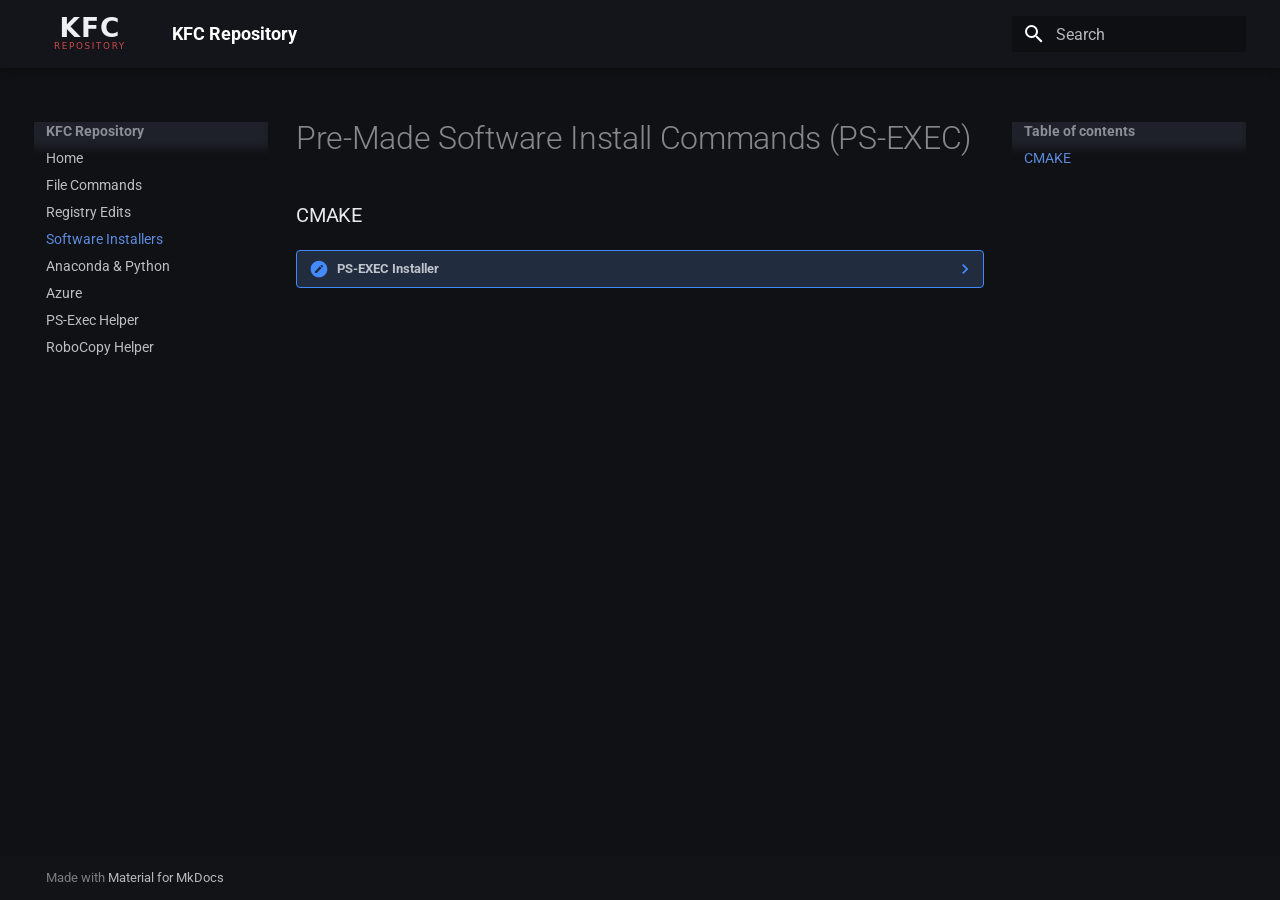
<file: site/Software Installers.html>
<!doctype html>
<html lang="en" class="no-js">
  <head>
    
      <meta charset="utf-8">
      <meta name="viewport" content="width=device-width,initial-scale=1">
      
        <meta name="description" content="Konner’s Full Code Repository">
      
      
      
      
        <link rel="prev" href="Registry.html">
      
      
        <link rel="next" href="Python-Anaconda.html">
      
      
        
      
      
      <link rel="icon" href="assets/favicon.svg">
      <meta name="generator" content="mkdocs-1.6.1, mkdocs-material-9.7.1">
    
    
      
        <title>Software Installers - KFC Repository</title>
      
    
    
      <link rel="stylesheet" href="assets/stylesheets/main.484c7ddc.min.css">
      
        
        <link rel="stylesheet" href="assets/stylesheets/palette.ab4e12ef.min.css">
      
      


    
    
      
    
    
      
        
        
        <link rel="preconnect" href="https://fonts.gstatic.com" crossorigin>
        <link rel="stylesheet" href="https://fonts.googleapis.com/css?family=Roboto:300,300i,400,400i,700,700i%7CRoboto+Mono:400,400i,700,700i&display=fallback">
        <style>:root{--md-text-font:"Roboto";--md-code-font:"Roboto Mono"}</style>
      
    
    
      <link rel="stylesheet" href="stylesheets/extra.css">
    
    <script>__md_scope=new URL(".",location),__md_hash=e=>[...e].reduce(((e,_)=>(e<<5)-e+_.charCodeAt(0)),0),__md_get=(e,_=localStorage,t=__md_scope)=>JSON.parse(_.getItem(t.pathname+"."+e)),__md_set=(e,_,t=localStorage,a=__md_scope)=>{try{t.setItem(a.pathname+"."+e,JSON.stringify(_))}catch(e){}}</script>
    
      

    
    
  </head>
  
  
    
    
    
    
    
    <body dir="ltr" data-md-color-scheme="slate" data-md-color-primary="black" data-md-color-accent="red">
  
    
    <input class="md-toggle" data-md-toggle="drawer" type="checkbox" id="__drawer" autocomplete="off">
    <input class="md-toggle" data-md-toggle="search" type="checkbox" id="__search" autocomplete="off">
    <label class="md-overlay" for="__drawer"></label>
    <div data-md-component="skip">
      
        
        <a href="#pre-made-software-install-commands-ps-exec" class="md-skip">
          Skip to content
        </a>
      
    </div>
    <div data-md-component="announce">
      
    </div>
    
    
      

  

<header class="md-header md-header--shadow" data-md-component="header">
  <nav class="md-header__inner md-grid" aria-label="Header">
    <a href="index.html" title="KFC Repository" class="md-header__button md-logo" aria-label="KFC Repository" data-md-component="logo">
      
  <img src="assets/logo.svg" alt="logo">

    </a>
    <label class="md-header__button md-icon" for="__drawer">
      
      <svg xmlns="http://www.w3.org/2000/svg" viewBox="0 0 24 24"><path d="M3 6h18v2H3zm0 5h18v2H3zm0 5h18v2H3z"/></svg>
    </label>
    <div class="md-header__title" data-md-component="header-title">
      <div class="md-header__ellipsis">
        <div class="md-header__topic">
          <span class="md-ellipsis">
            KFC Repository
          </span>
        </div>
        <div class="md-header__topic" data-md-component="header-topic">
          <span class="md-ellipsis">
            
              Software Installers
            
          </span>
        </div>
      </div>
    </div>
    
      
    
    
    
    
      
      
        <label class="md-header__button md-icon" for="__search">
          
          <svg xmlns="http://www.w3.org/2000/svg" viewBox="0 0 24 24"><path d="M9.5 3A6.5 6.5 0 0 1 16 9.5c0 1.61-.59 3.09-1.56 4.23l.27.27h.79l5 5-1.5 1.5-5-5v-.79l-.27-.27A6.52 6.52 0 0 1 9.5 16 6.5 6.5 0 0 1 3 9.5 6.5 6.5 0 0 1 9.5 3m0 2C7 5 5 7 5 9.5S7 14 9.5 14 14 12 14 9.5 12 5 9.5 5"/></svg>
        </label>
        <div class="md-search" data-md-component="search" role="dialog">
  <label class="md-search__overlay" for="__search"></label>
  <div class="md-search__inner" role="search">
    <form class="md-search__form" name="search">
      <input type="text" class="md-search__input" name="query" aria-label="Search" placeholder="Search" autocapitalize="off" autocorrect="off" autocomplete="off" spellcheck="false" data-md-component="search-query" required>
      <label class="md-search__icon md-icon" for="__search">
        
        <svg xmlns="http://www.w3.org/2000/svg" viewBox="0 0 24 24"><path d="M9.5 3A6.5 6.5 0 0 1 16 9.5c0 1.61-.59 3.09-1.56 4.23l.27.27h.79l5 5-1.5 1.5-5-5v-.79l-.27-.27A6.52 6.52 0 0 1 9.5 16 6.5 6.5 0 0 1 3 9.5 6.5 6.5 0 0 1 9.5 3m0 2C7 5 5 7 5 9.5S7 14 9.5 14 14 12 14 9.5 12 5 9.5 5"/></svg>
        
        <svg xmlns="http://www.w3.org/2000/svg" viewBox="0 0 24 24"><path d="M20 11v2H8l5.5 5.5-1.42 1.42L4.16 12l7.92-7.92L13.5 5.5 8 11z"/></svg>
      </label>
      <nav class="md-search__options" aria-label="Search">
        
        <button type="reset" class="md-search__icon md-icon" title="Clear" aria-label="Clear" tabindex="-1">
          
          <svg xmlns="http://www.w3.org/2000/svg" viewBox="0 0 24 24"><path d="M19 6.41 17.59 5 12 10.59 6.41 5 5 6.41 10.59 12 5 17.59 6.41 19 12 13.41 17.59 19 19 17.59 13.41 12z"/></svg>
        </button>
      </nav>
      
        <div class="md-search__suggest" data-md-component="search-suggest"></div>
      
    </form>
    <div class="md-search__output">
      <div class="md-search__scrollwrap" tabindex="0" data-md-scrollfix>
        <div class="md-search-result" data-md-component="search-result">
          <div class="md-search-result__meta">
            Initializing search
          </div>
          <ol class="md-search-result__list" role="presentation"></ol>
        </div>
      </div>
    </div>
  </div>
</div>
      
    
    
  </nav>
  
</header>
    
    <div class="md-container" data-md-component="container">
      
      
        
          
        
      
      <main class="md-main" data-md-component="main">
        <div class="md-main__inner md-grid">
          
            
              
              <div class="md-sidebar md-sidebar--primary" data-md-component="sidebar" data-md-type="navigation" >
                <div class="md-sidebar__scrollwrap">
                  <div class="md-sidebar__inner">
                    



<nav class="md-nav md-nav--primary" aria-label="Navigation" data-md-level="0">
  <label class="md-nav__title" for="__drawer">
    <a href="index.html" title="KFC Repository" class="md-nav__button md-logo" aria-label="KFC Repository" data-md-component="logo">
      
  <img src="assets/logo.svg" alt="logo">

    </a>
    KFC Repository
  </label>
  
  <ul class="md-nav__list" data-md-scrollfix>
    
      
      
  
  
  
  
    <li class="md-nav__item">
      <a href="index.html" class="md-nav__link">
        
  
  
  <span class="md-ellipsis">
    
  
    Home
  

    
  </span>
  
  

      </a>
    </li>
  

    
      
      
  
  
  
  
    <li class="md-nav__item">
      <a href="File_Commands.html" class="md-nav__link">
        
  
  
  <span class="md-ellipsis">
    
  
    File Commands
  

    
  </span>
  
  

      </a>
    </li>
  

    
      
      
  
  
  
  
    <li class="md-nav__item">
      <a href="Registry.html" class="md-nav__link">
        
  
  
  <span class="md-ellipsis">
    
  
    Registry Edits
  

    
  </span>
  
  

      </a>
    </li>
  

    
      
      
  
  
    
  
  
  
    <li class="md-nav__item md-nav__item--active">
      
      <input class="md-nav__toggle md-toggle" type="checkbox" id="__toc">
      
      
        
      
      
        <label class="md-nav__link md-nav__link--active" for="__toc">
          
  
  
  <span class="md-ellipsis">
    
  
    Software Installers
  

    
  </span>
  
  

          <span class="md-nav__icon md-icon"></span>
        </label>
      
      <a href="Software%20Installers.html" class="md-nav__link md-nav__link--active">
        
  
  
  <span class="md-ellipsis">
    
  
    Software Installers
  

    
  </span>
  
  

      </a>
      
        

<nav class="md-nav md-nav--secondary" aria-label="Table of contents">
  
  
  
    
  
  
    <label class="md-nav__title" for="__toc">
      <span class="md-nav__icon md-icon"></span>
      Table of contents
    </label>
    <ul class="md-nav__list" data-md-component="toc" data-md-scrollfix>
      
        <li class="md-nav__item">
  <a href="#cmake" class="md-nav__link">
    <span class="md-ellipsis">
      
        CMAKE
      
    </span>
  </a>
  
</li>
      
    </ul>
  
</nav>
      
    </li>
  

    
      
      
  
  
  
  
    <li class="md-nav__item">
      <a href="Python-Anaconda.html" class="md-nav__link">
        
  
  
  <span class="md-ellipsis">
    
  
    Anaconda & Python
  

    
  </span>
  
  

      </a>
    </li>
  

    
      
      
  
  
  
  
    <li class="md-nav__item">
      <a href="Azure.html" class="md-nav__link">
        
  
  
  <span class="md-ellipsis">
    
  
    Azure
  

    
  </span>
  
  

      </a>
    </li>
  

    
      
      
  
  
  
  
    <li class="md-nav__item">
      <a href="PSEXEC.html" class="md-nav__link">
        
  
  
  <span class="md-ellipsis">
    
  
    PS-Exec Helper
  

    
  </span>
  
  

      </a>
    </li>
  

    
      
      
  
  
  
  
    <li class="md-nav__item">
      <a href="Robocopy.html" class="md-nav__link">
        
  
  
  <span class="md-ellipsis">
    
  
    RoboCopy Helper
  

    
  </span>
  
  

      </a>
    </li>
  

    
  </ul>
</nav>
                  </div>
                </div>
              </div>
            
            
              
              <div class="md-sidebar md-sidebar--secondary" data-md-component="sidebar" data-md-type="toc" >
                <div class="md-sidebar__scrollwrap">
                  <div class="md-sidebar__inner">
                    

<nav class="md-nav md-nav--secondary" aria-label="Table of contents">
  
  
  
    
  
  
    <label class="md-nav__title" for="__toc">
      <span class="md-nav__icon md-icon"></span>
      Table of contents
    </label>
    <ul class="md-nav__list" data-md-component="toc" data-md-scrollfix>
      
        <li class="md-nav__item">
  <a href="#cmake" class="md-nav__link">
    <span class="md-ellipsis">
      
        CMAKE
      
    </span>
  </a>
  
</li>
      
    </ul>
  
</nav>
                  </div>
                </div>
              </div>
            
          
          
            <div class="md-content" data-md-component="content">
              
              <article class="md-content__inner md-typeset">
                
                  



<h1 id="pre-made-software-install-commands-ps-exec">Pre-Made Software Install Commands (PS-EXEC)</h1>
<h3 id="cmake">CMAKE</h3>
<details class="note">
<summary>PS-EXEC Installer</summary>
<div class="highlight"><pre><span></span><code><span class="nv">$ComputerName</span> <span class="p">=</span> <span class="s2">&quot;COMP_01&quot;</span>
<span class="nv">$RemoteMsi</span> <span class="p">=</span> <span class="s2">&quot;LOCATION_OF_INSTALLER&quot;</span>
<span class="n">psexec</span> <span class="s2">&quot;\\$ComputerName&quot;</span> <span class="n">-s</span> <span class="n">-h</span> <span class="n">cmd</span> <span class="p">/</span><span class="n">c</span> <span class="s2">&quot;msiexec /i $RemoteMsi INSTALL_ROOT=C:\Apps\CMAKE ALLUSERS=1 ADD_CMAKE_TO_PATH=System /qn /norestart /L*v $LogFile&quot;</span>
</code></pre></div>
</details>












                
              </article>
            </div>
          
          
  <script>var tabs=__md_get("__tabs");if(Array.isArray(tabs))e:for(var set of document.querySelectorAll(".tabbed-set")){var labels=set.querySelector(".tabbed-labels");for(var tab of tabs)for(var label of labels.getElementsByTagName("label"))if(label.innerText.trim()===tab){var input=document.getElementById(label.htmlFor);input.checked=!0;continue e}}</script>

<script>var target=document.getElementById(location.hash.slice(1));target&&target.name&&(target.checked=target.name.startsWith("__tabbed_"))</script>
        </div>
        
      </main>
      
        <footer class="md-footer">
  
  <div class="md-footer-meta md-typeset">
    <div class="md-footer-meta__inner md-grid">
      <div class="md-copyright">
  
  
    Made with
    <a href="https://squidfunk.github.io/mkdocs-material/" target="_blank" rel="noopener">
      Material for MkDocs
    </a>
  
</div>
      
    </div>
  </div>
</footer>
      
    </div>
    <div class="md-dialog" data-md-component="dialog">
      <div class="md-dialog__inner md-typeset"></div>
    </div>
    
    
    
      
      
      <script id="__config" type="application/json">{"annotate": null, "base": ".", "features": ["content.code.copy", "content.tabs.link", "navigation.instant", "navigation.sections", "navigation.expand", "search.highlight", "search.suggest"], "search": "assets/javascripts/workers/search.2c215733.min.js", "tags": null, "translations": {"clipboard.copied": "Copied to clipboard", "clipboard.copy": "Copy to clipboard", "search.result.more.one": "1 more on this page", "search.result.more.other": "# more on this page", "search.result.none": "No matching documents", "search.result.one": "1 matching document", "search.result.other": "# matching documents", "search.result.placeholder": "Type to start searching", "search.result.term.missing": "Missing", "select.version": "Select version"}, "version": null}</script>
    
    
      <script src="assets/javascripts/bundle.79ae519e.min.js"></script>
      
    
  </body>
</html>
</file>
<file: site/stylesheets/extra.css>
/* ============================= */
/* HEADER & LOGO SCALING         */
/* ============================= */

/* Increase logo size */
.md-header__button.md-logo img,
.md-header__button.md-logo svg {
  height: 44px;
  width: auto;
}

/* Darken header background for contrast */
.md-header {
  background-color: #1a1d23;
}

/* Slight spacing so logo breathes */
.md-header__button.md-logo {
  margin-right: 0.5rem;
}

/* Subtle hover feedback */
.md-header__button.md-logo:hover {
  filter: drop-shadow(0 0 4px rgba(255, 255, 255, 0.15));
}

/* ============================= */
/* GLOBAL COLOR TUNING           */
/* ============================= */

/* Page background */
.md-main {
  background-color: #0f1115;
}

/* Body text */
.md-typeset {
  color: #e6e8eb;
}

/* Muted text */
.md-typeset .md-muted {
  color: #9aa0a6;
}

/* Links */
.md-typeset a {
  color: #c94a4a;
}

/* Hover links */
.md-typeset a:hover {
  color: #ff6b6b;
}

/* ============================= */
/* SIDEBAR USABILITY             */
/* ============================= */

/*
  When served from a simple file server, ensure long navigation trees remain
  reachable by constraining sidebar height to the viewport and enabling scroll.
*/
@media screen and (min-width: 76.25em) {
  .md-sidebar--primary,
  .md-sidebar--secondary {
    height: calc(100vh - var(--md-header-height));
    overflow-y: auto;
  }

  .md-sidebar__scrollwrap,
  .md-sidebar__inner {
    max-height: 100%;
  }
}
</file>
<file: site/assets/stylesheets/main.484c7ddc.min.css>
@charset "UTF-8";html{-webkit-text-size-adjust:none;-moz-text-size-adjust:none;text-size-adjust:none;box-sizing:border-box}*,:after,:before{box-sizing:inherit}@media (prefers-reduced-motion){*,:after,:before{transition:none!important}}body{margin:0}a,button,input,label{-webkit-tap-highlight-color:transparent}a{color:inherit;text-decoration:none}hr{border:0;box-sizing:initial;display:block;height:.05rem;overflow:visible;padding:0}small{font-size:80%}sub,sup{line-height:1em}img{border-style:none}table{border-collapse:initial;border-spacing:0}td,th{font-weight:400;vertical-align:top}button{background:#0000;border:0;font-family:inherit;font-size:inherit;margin:0;padding:0}input{border:0;outline:none}:root{--md-primary-fg-color:#4051b5;--md-primary-fg-color--light:#5d6cc0;--md-primary-fg-color--dark:#303fa1;--md-primary-bg-color:#fff;--md-primary-bg-color--light:#ffffffb3;--md-accent-fg-color:#526cfe;--md-accent-fg-color--transparent:#526cfe1a;--md-accent-bg-color:#fff;--md-accent-bg-color--light:#ffffffb3}[data-md-color-scheme=default]{color-scheme:light}[data-md-color-scheme=default] img[src$="#gh-dark-mode-only"],[data-md-color-scheme=default] img[src$="#only-dark"]{display:none}:root,[data-md-color-scheme=default]{--md-hue:225deg;--md-default-fg-color:#000000de;--md-default-fg-color--light:#0000008a;--md-default-fg-color--lighter:#00000052;--md-default-fg-color--lightest:#00000012;--md-default-bg-color:#fff;--md-default-bg-color--light:#ffffffb3;--md-default-bg-color--lighter:#ffffff4d;--md-default-bg-color--lightest:#ffffff1f;--md-code-fg-color:#36464e;--md-code-bg-color:#f5f5f5;--md-code-bg-color--light:#f5f5f5b3;--md-code-bg-color--lighter:#f5f5f54d;--md-code-hl-color:#4287ff;--md-code-hl-color--light:#4287ff1a;--md-code-hl-number-color:#d52a2a;--md-code-hl-special-color:#db1457;--md-code-hl-function-color:#a846b9;--md-code-hl-constant-color:#6e59d9;--md-code-hl-keyword-color:#3f6ec6;--md-code-hl-string-color:#1c7d4d;--md-code-hl-name-color:var(--md-code-fg-color);--md-code-hl-operator-color:var(--md-default-fg-color--light);--md-code-hl-punctuation-color:var(--md-default-fg-color--light);--md-code-hl-comment-color:var(--md-default-fg-color--light);--md-code-hl-generic-color:var(--md-default-fg-color--light);--md-code-hl-variable-color:var(--md-default-fg-color--light);--md-typeset-color:var(--md-default-fg-color);--md-typeset-a-color:var(--md-primary-fg-color);--md-typeset-del-color:#f5503d26;--md-typeset-ins-color:#0bd57026;--md-typeset-kbd-color:#fafafa;--md-typeset-kbd-accent-color:#fff;--md-typeset-kbd-border-color:#b8b8b8;--md-typeset-mark-color:#ffff0080;--md-typeset-table-color:#0000001f;--md-typeset-table-color--light:rgba(0,0,0,.035);--md-admonition-fg-color:var(--md-default-fg-color);--md-admonition-bg-color:var(--md-default-bg-color);--md-warning-fg-color:#000000de;--md-warning-bg-color:#ff9;--md-footer-fg-color:#fff;--md-footer-fg-color--light:#ffffffb3;--md-footer-fg-color--lighter:#ffffff73;--md-footer-bg-color:#000000de;--md-footer-bg-color--dark:#00000052;--md-shadow-z1:0 0.2rem 0.5rem #0000000d,0 0 0.05rem #0000001a;--md-shadow-z2:0 0.2rem 0.5rem #0000001a,0 0 0.05rem #00000040;--md-shadow-z3:0 0.2rem 0.5rem #0003,0 0 0.05rem #00000059}.md-icon svg{fill:currentcolor;display:block;height:1.2rem;width:1.2rem}body{-webkit-font-smoothing:antialiased;-moz-osx-font-smoothing:grayscale;--md-text-font-family:var(--md-text-font,_),-apple-system,BlinkMacSystemFont,Helvetica,Arial,sans-serif;--md-code-font-family:var(--md-code-font,_),SFMono-Regular,Consolas,Menlo,monospace}aside,body,input{font-feature-settings:"kern","liga";color:var(--md-typeset-color);font-family:var(--md-text-font-family)}code,kbd,pre{font-feature-settings:"kern";font-family:var(--md-code-font-family)}:root{--md-typeset-table-sort-icon:url('data:image/svg+xml;charset=utf-8,<svg xmlns="http://www.w3.org/2000/svg" viewBox="0 0 24 24"><path d="m18 21-4-4h3V7h-3l4-4 4 4h-3v10h3M2 19v-2h10v2M2 13v-2h7v2M2 7V5h4v2z"/></svg>');--md-typeset-table-sort-icon--asc:url('data:image/svg+xml;charset=utf-8,<svg xmlns="http://www.w3.org/2000/svg" viewBox="0 0 24 24"><path d="M19 17h3l-4 4-4-4h3V3h2M2 17h10v2H2M6 5v2H2V5m0 6h7v2H2z"/></svg>');--md-typeset-table-sort-icon--desc:url('data:image/svg+xml;charset=utf-8,<svg xmlns="http://www.w3.org/2000/svg" viewBox="0 0 24 24"><path d="M19 7h3l-4-4-4 4h3v14h2M2 17h10v2H2M6 5v2H2V5m0 6h7v2H2z"/></svg>')}.md-typeset{-webkit-print-color-adjust:exact;color-adjust:exact;font-size:.8rem;line-height:1.6;overflow-wrap:break-word}@media print{.md-typeset{font-size:.68rem}}.md-typeset blockquote,.md-typeset dl,.md-typeset figure,.md-typeset ol,.md-typeset pre,.md-typeset ul{margin-bottom:1em;margin-top:1em}.md-typeset h1{color:var(--md-default-fg-color--light);font-size:2em;line-height:1.3;margin:0 0 1.25em}.md-typeset h1,.md-typeset h2{font-weight:300;letter-spacing:-.01em}.md-typeset h2{font-size:1.5625em;line-height:1.4;margin:1.6em 0 .64em}.md-typeset h3{font-size:1.25em;font-weight:400;letter-spacing:-.01em;line-height:1.5;margin:1.6em 0 .8em}.md-typeset h2+h3{margin-top:.8em}.md-typeset h4{font-weight:700;letter-spacing:-.01em;margin:1em 0}.md-typeset h5,.md-typeset h6{color:var(--md-default-fg-color--light);font-size:.8em;font-weight:700;letter-spacing:-.01em;margin:1.25em 0}.md-typeset h5{text-transform:uppercase}.md-typeset h5 code{text-transform:none}.md-typeset hr{border-bottom:.05rem solid var(--md-default-fg-color--lightest);display:flow-root;margin:1.5em 0}.md-typeset a{color:var(--md-typeset-a-color);word-break:break-word}.md-typeset a,.md-typeset a:before{transition:color 125ms}.md-typeset a:focus,.md-typeset a:hover{color:var(--md-accent-fg-color)}.md-typeset a:focus code,.md-typeset a:hover code{background-color:var(--md-accent-fg-color--transparent);color:var(--md-accent-fg-color)}.md-typeset a code{color:var(--md-typeset-a-color)}.md-typeset a.focus-visible{outline-color:var(--md-accent-fg-color);outline-offset:.2rem}.md-typeset code,.md-typeset kbd,.md-typeset pre{color:var(--md-code-fg-color);direction:ltr;font-variant-ligatures:none;transition:background-color 125ms}@media print{.md-typeset code,.md-typeset kbd,.md-typeset pre{white-space:pre-wrap}}.md-typeset code{background-color:var(--md-code-bg-color);border-radius:.1rem;-webkit-box-decoration-break:clone;box-decoration-break:clone;font-size:.85em;padding:0 .2941176471em;transition:color 125ms,background-color 125ms;word-break:break-word}.md-typeset code:not(.focus-visible){-webkit-tap-highlight-color:transparent;outline:none}.md-typeset pre{display:flow-root;line-height:1.4;position:relative}.md-typeset pre>code{-webkit-box-decoration-break:slice;box-decoration-break:slice;box-shadow:none;display:block;margin:0;outline-color:var(--md-accent-fg-color);overflow:auto;padding:.7720588235em 1.1764705882em;scrollbar-color:var(--md-default-fg-color--lighter) #0000;scrollbar-width:thin;touch-action:auto;word-break:normal}.md-typeset pre>code:hover{scrollbar-color:var(--md-accent-fg-color) #0000}.md-typeset pre>code::-webkit-scrollbar{height:.2rem;width:.2rem}.md-typeset pre>code::-webkit-scrollbar-thumb{background-color:var(--md-default-fg-color--lighter)}.md-typeset pre>code::-webkit-scrollbar-thumb:hover{background-color:var(--md-accent-fg-color)}.md-typeset kbd{background-color:var(--md-typeset-kbd-color);border-radius:.1rem;box-shadow:0 .1rem 0 .05rem var(--md-typeset-kbd-border-color),0 .1rem 0 var(--md-typeset-kbd-border-color),0 -.1rem .2rem var(--md-typeset-kbd-accent-color) inset;color:var(--md-default-fg-color);display:inline-block;font-size:.75em;padding:0 .6666666667em;vertical-align:text-top;word-break:break-word}.md-typeset mark{background-color:var(--md-typeset-mark-color);-webkit-box-decoration-break:clone;box-decoration-break:clone;color:inherit;word-break:break-word}.md-typeset abbr{cursor:help;text-decoration:none}.md-typeset [data-preview],.md-typeset abbr{border-bottom:.05rem dotted var(--md-default-fg-color--light)}.md-typeset small{opacity:.75}[dir=ltr] .md-typeset sub,[dir=ltr] .md-typeset sup{margin-left:.078125em}[dir=rtl] .md-typeset sub,[dir=rtl] .md-typeset sup{margin-right:.078125em}[dir=ltr] .md-typeset blockquote{padding-left:.6rem}[dir=rtl] .md-typeset blockquote{padding-right:.6rem}[dir=ltr] .md-typeset blockquote{border-left:.2rem solid var(--md-default-fg-color--lighter)}[dir=rtl] .md-typeset blockquote{border-right:.2rem solid var(--md-default-fg-color--lighter)}.md-typeset blockquote{color:var(--md-default-fg-color--light);margin-left:0;margin-right:0}.md-typeset ul{list-style-type:disc}.md-typeset ul[type]{list-style-type:revert-layer}[dir=ltr] .md-typeset ol,[dir=ltr] .md-typeset ul{margin-left:.625em}[dir=rtl] .md-typeset ol,[dir=rtl] .md-typeset ul{margin-right:.625em}.md-typeset ol,.md-typeset ul{padding:0}.md-typeset ol:not([hidden]),.md-typeset ul:not([hidden]){display:flow-root}.md-typeset ol ol,.md-typeset ul ol{list-style-type:lower-alpha}.md-typeset ol ol ol,.md-typeset ul ol ol{list-style-type:lower-roman}.md-typeset ol ol ol ol,.md-typeset ul ol ol ol{list-style-type:upper-alpha}.md-typeset ol ol ol ol ol,.md-typeset ul ol ol ol ol{list-style-type:upper-roman}.md-typeset ol[type],.md-typeset ul[type]{list-style-type:revert-layer}[dir=ltr] .md-typeset ol li,[dir=ltr] .md-typeset ul li{margin-left:1.25em}[dir=rtl] .md-typeset ol li,[dir=rtl] .md-typeset ul li{margin-right:1.25em}.md-typeset ol li,.md-typeset ul li{margin-bottom:.5em}.md-typeset ol li blockquote,.md-typeset ol li p,.md-typeset ul li blockquote,.md-typeset ul li p{margin:.5em 0}.md-typeset ol li:last-child,.md-typeset ul li:last-child{margin-bottom:0}[dir=ltr] .md-typeset ol li ol,[dir=ltr] .md-typeset ol li ul,[dir=ltr] .md-typeset ul li ol,[dir=ltr] .md-typeset ul li ul{margin-left:.625em}[dir=rtl] .md-typeset ol li ol,[dir=rtl] .md-typeset ol li ul,[dir=rtl] .md-typeset ul li ol,[dir=rtl] .md-typeset ul li ul{margin-right:.625em}.md-typeset ol li ol,.md-typeset ol li ul,.md-typeset ul li ol,.md-typeset ul li ul{margin-bottom:.5em;margin-top:.5em}[dir=ltr] .md-typeset dd{margin-left:1.875em}[dir=rtl] .md-typeset dd{margin-right:1.875em}.md-typeset dd{margin-bottom:1.5em;margin-top:1em}.md-typeset img,.md-typeset svg,.md-typeset video{height:auto;max-width:100%}.md-typeset img[align=left]{margin:1em 1em 1em 0}.md-typeset img[align=right]{margin:1em 0 1em 1em}.md-typeset img[align]:only-child{margin-top:0}.md-typeset figure{display:flow-root;margin:1em auto;max-width:100%;text-align:center;width:fit-content}.md-typeset figure img{display:block;margin:0 auto}.md-typeset figcaption{font-style:italic;margin:1em auto;max-width:24rem}.md-typeset iframe{max-width:100%}.md-typeset table:not([class]){background-color:var(--md-default-bg-color);border:.05rem solid var(--md-typeset-table-color);border-radius:.1rem;display:inline-block;font-size:.64rem;max-width:100%;overflow:auto;touch-action:auto}@media print{.md-typeset table:not([class]){display:table}}.md-typeset table:not([class])+*{margin-top:1.5em}.md-typeset table:not([class]) td>:first-child,.md-typeset table:not([class]) th>:first-child{margin-top:0}.md-typeset table:not([class]) td>:last-child,.md-typeset table:not([class]) th>:last-child{margin-bottom:0}.md-typeset table:not([class]) td:not([align]),.md-typeset table:not([class]) th:not([align]){text-align:left}[dir=rtl] .md-typeset table:not([class]) td:not([align]),[dir=rtl] .md-typeset table:not([class]) th:not([align]){text-align:right}.md-typeset table:not([class]) th{font-weight:700;min-width:5rem;padding:.9375em 1.25em;vertical-align:top}.md-typeset table:not([class]) td{border-top:.05rem solid var(--md-typeset-table-color);padding:.9375em 1.25em;vertical-align:top}.md-typeset table:not([class]) tbody tr{transition:background-color 125ms}.md-typeset table:not([class]) tbody tr:hover{background-color:var(--md-typeset-table-color--light);box-shadow:0 .05rem 0 var(--md-default-bg-color) inset}.md-typeset table:not([class]) a{word-break:normal}.md-typeset table th[role=columnheader]{cursor:pointer}[dir=ltr] .md-typeset table th[role=columnheader]:after{margin-left:.5em}[dir=rtl] .md-typeset table th[role=columnheader]:after{margin-right:.5em}.md-typeset table th[role=columnheader]:after{content:"";display:inline-block;height:1.2em;-webkit-mask-image:var(--md-typeset-table-sort-icon);mask-image:var(--md-typeset-table-sort-icon);-webkit-mask-repeat:no-repeat;mask-repeat:no-repeat;-webkit-mask-size:contain;mask-size:contain;transition:background-color 125ms;vertical-align:text-bottom;width:1.2em}.md-typeset table th[role=columnheader]:hover:after{background-color:var(--md-default-fg-color--lighter)}.md-typeset table th[role=columnheader][aria-sort=ascending]:after{background-color:var(--md-default-fg-color--light);-webkit-mask-image:var(--md-typeset-table-sort-icon--asc);mask-image:var(--md-typeset-table-sort-icon--asc)}.md-typeset table th[role=columnheader][aria-sort=descending]:after{background-color:var(--md-default-fg-color--light);-webkit-mask-image:var(--md-typeset-table-sort-icon--desc);mask-image:var(--md-typeset-table-sort-icon--desc)}.md-typeset__scrollwrap{margin:1em -.8rem;overflow-x:auto;touch-action:auto}.md-typeset__table{display:inline-block;margin-bottom:.5em;padding:0 .8rem}@media print{.md-typeset__table{display:block}}html .md-typeset__table table{display:table;margin:0;overflow:hidden;width:100%}@media screen and (max-width:44.984375em){.md-content__inner>pre{margin:1em -.8rem}.md-content__inner>pre code{border-radius:0}}.md-typeset .md-author{border-radius:100%;display:block;flex-shrink:0;height:1.6rem;overflow:hidden;position:relative;transition:color 125ms,transform 125ms;width:1.6rem}.md-typeset .md-author img{display:block}.md-typeset .md-author--more{background:var(--md-default-fg-color--lightest);color:var(--md-default-fg-color--lighter);font-size:.6rem;font-weight:700;line-height:1.6rem;text-align:center}.md-typeset .md-author--long{height:2.4rem;width:2.4rem}.md-typeset a.md-author{transform:scale(1)}.md-typeset a.md-author img{border-radius:100%;filter:grayscale(100%) opacity(75%);transition:filter 125ms}.md-typeset a.md-author:focus,.md-typeset a.md-author:hover{transform:scale(1.1);z-index:1}.md-typeset a.md-author:focus img,.md-typeset a.md-author:hover img{filter:grayscale(0)}.md-banner{background-color:var(--md-footer-bg-color);color:var(--md-footer-fg-color);overflow:auto}@media print{.md-banner{display:none}}.md-banner--warning{background-color:var(--md-warning-bg-color);color:var(--md-warning-fg-color)}.md-banner__inner{font-size:.7rem;margin:.6rem auto;padding:0 .8rem}[dir=ltr] .md-banner__button{float:right}[dir=rtl] .md-banner__button{float:left}.md-banner__button{color:inherit;cursor:pointer;transition:opacity .25s}.no-js .md-banner__button{display:none}.md-banner__button:hover{opacity:.7}html{font-size:125%;height:100%;overflow-x:hidden}@media screen and (min-width:100em){html{font-size:137.5%}}@media screen and (min-width:125em){html{font-size:150%}}body{background-color:var(--md-default-bg-color);display:flex;flex-direction:column;font-size:.5rem;min-height:100%;position:relative;width:100%}@media print{body{display:block}}@media screen and (max-width:59.984375em){body[data-md-scrolllock]{position:fixed}}.md-grid{margin-left:auto;margin-right:auto;max-width:61rem}.md-container{display:flex;flex-direction:column;flex-grow:1}@media print{.md-container{display:block}}.md-main{flex-grow:1}.md-main__inner{display:flex;height:100%;margin-top:1.5rem}.md-ellipsis{overflow:hidden;text-overflow:ellipsis}.md-toggle{display:none}.md-option{height:0;opacity:0;position:absolute;width:0}.md-option:checked+label:not([hidden]){display:block}.md-option.focus-visible+label{outline-color:var(--md-accent-fg-color);outline-style:auto}.md-skip{background-color:var(--md-default-fg-color);border-radius:.1rem;color:var(--md-default-bg-color);font-size:.64rem;margin:.5rem;opacity:0;outline-color:var(--md-accent-fg-color);padding:.3rem .5rem;position:fixed;transform:translateY(.4rem);z-index:-1}.md-skip:focus{opacity:1;transform:translateY(0);transition:transform .25s cubic-bezier(.4,0,.2,1),opacity 175ms 75ms;z-index:10}@page{margin:25mm}:root{--md-clipboard-icon:url('data:image/svg+xml;charset=utf-8,<svg xmlns="http://www.w3.org/2000/svg" viewBox="0 0 24 24"><path d="M19 21H8V7h11m0-2H8a2 2 0 0 0-2 2v14a2 2 0 0 0 2 2h11a2 2 0 0 0 2-2V7a2 2 0 0 0-2-2m-3-4H4a2 2 0 0 0-2 2v14h2V3h12z"/></svg>')}.md-clipboard{border-radius:.1rem;color:var(--md-default-fg-color--lightest);cursor:pointer;height:1.5em;outline-color:var(--md-accent-fg-color);outline-offset:.1rem;transition:color .25s;width:1.5em;z-index:1}@media print{.md-clipboard{display:none}}.md-clipboard:not(.focus-visible){-webkit-tap-highlight-color:transparent;outline:none}:hover>.md-clipboard{color:var(--md-default-fg-color--light)}.md-clipboard:focus,.md-clipboard:hover{color:var(--md-accent-fg-color)}.md-clipboard:after{background-color:currentcolor;content:"";display:block;height:1.125em;margin:0 auto;-webkit-mask-image:var(--md-clipboard-icon);mask-image:var(--md-clipboard-icon);-webkit-mask-position:center;mask-position:center;-webkit-mask-repeat:no-repeat;mask-repeat:no-repeat;-webkit-mask-size:contain;mask-size:contain;width:1.125em}.md-clipboard--inline{cursor:pointer}.md-clipboard--inline code{transition:color .25s,background-color .25s}.md-clipboard--inline:focus code,.md-clipboard--inline:hover code{background-color:var(--md-accent-fg-color--transparent);color:var(--md-accent-fg-color)}:root{--md-code-select-icon:url('data:image/svg+xml;charset=utf-8,<svg xmlns="http://www.w3.org/2000/svg" viewBox="0 0 24 24"><path d="M19 19h-4v2h4c1.1 0 2-.9 2-2v-4h-2m0-12h-4v2h4v4h2V5c0-1.1-.9-2-2-2M5 5h4V3H5c-1.1 0-2 .9-2 2v4h2m0 6H3v4c0 1.1.9 2 2 2h4v-2H5zm2-4h2v2H7zm4 0h2v2h-2zm4 0h2v2h-2zM7 7h2v2H7zm4 0h2v2h-2zm4 0h2v2h-2zm-8 8h2v2H7zm4 0h2v2h-2zm4 0h2v2h-2z"/></svg>');--md-code-copy-icon:url('data:image/svg+xml;charset=utf-8,<svg xmlns="http://www.w3.org/2000/svg" viewBox="0 0 24 24"><path d="M19 21H8V7h11m0-2H8a2 2 0 0 0-2 2v14a2 2 0 0 0 2 2h11a2 2 0 0 0 2-2V7a2 2 0 0 0-2-2m-3-4H4a2 2 0 0 0-2 2v14h2V3h12z"/></svg>')}.md-typeset .md-code__content{display:grid}.md-code__nav{background-color:var(--md-code-bg-color--lighter);border-radius:.1rem;display:flex;gap:.2rem;padding:.2rem;position:absolute;right:.25em;top:.25em;transition:background-color .25s;z-index:1}:hover>.md-code__nav{background-color:var(--md-code-bg-color--light)}.md-code__button{color:var(--md-default-fg-color--lightest);cursor:pointer;display:block;height:1.5em;outline-color:var(--md-accent-fg-color);outline-offset:.1rem;transition:color .25s;width:1.5em}:hover>*>.md-code__button{color:var(--md-default-fg-color--light)}.md-code__button.focus-visible,.md-code__button:hover{color:var(--md-accent-fg-color)}.md-code__button--active{color:var(--md-default-fg-color)!important}.md-code__button:after{background-color:currentcolor;content:"";display:block;height:1.125em;margin:0 auto;-webkit-mask-position:center;mask-position:center;-webkit-mask-repeat:no-repeat;mask-repeat:no-repeat;-webkit-mask-size:contain;mask-size:contain;width:1.125em}.md-code__button[data-md-type=select]:after{-webkit-mask-image:var(--md-code-select-icon);mask-image:var(--md-code-select-icon)}.md-code__button[data-md-type=copy]:after{-webkit-mask-image:var(--md-code-copy-icon);mask-image:var(--md-code-copy-icon)}@keyframes consent{0%{opacity:0;transform:translateY(100%)}to{opacity:1;transform:translateY(0)}}@keyframes overlay{0%{opacity:0}to{opacity:1}}.md-consent__overlay{animation:overlay .25s both;-webkit-backdrop-filter:blur(.1rem);backdrop-filter:blur(.1rem);background-color:#0000008a;height:100%;opacity:1;position:fixed;top:0;width:100%;z-index:5}.md-consent__inner{animation:consent .5s cubic-bezier(.1,.7,.1,1) both;background-color:var(--md-default-bg-color);border:0;border-radius:.1rem;bottom:0;box-shadow:0 0 .2rem #0000001a,0 .2rem .4rem #0003;max-height:100%;overflow:auto;padding:0;position:fixed;width:100%;z-index:5}.md-consent__form{padding:.8rem}.md-consent__settings{display:none;margin:1em 0}input:checked+.md-consent__settings{display:block}.md-consent__controls{margin-bottom:.8rem}.md-typeset .md-consent__controls .md-button{display:inline}@media screen and (max-width:44.984375em){.md-typeset .md-consent__controls .md-button{display:block;margin-top:.4rem;text-align:center;width:100%}}.md-consent label{cursor:pointer}.md-content{flex-grow:1;min-width:0}.md-content__inner{margin:0 .8rem 1.2rem;padding-top:.6rem}@media screen and (min-width:76.25em){[dir=ltr] .md-sidebar--primary:not([hidden])~.md-content>.md-content__inner{margin-left:1.2rem}[dir=ltr] .md-sidebar--secondary:not([hidden])~.md-content>.md-content__inner,[dir=rtl] .md-sidebar--primary:not([hidden])~.md-content>.md-content__inner{margin-right:1.2rem}[dir=rtl] .md-sidebar--secondary:not([hidden])~.md-content>.md-content__inner{margin-left:1.2rem}}.md-content__inner:before{content:"";display:block;height:.4rem}.md-content__inner>:last-child{margin-bottom:0}[dir=ltr] .md-content__button{float:right}[dir=rtl] .md-content__button{float:left}[dir=ltr] .md-content__button{margin-left:.4rem}[dir=rtl] .md-content__button{margin-right:.4rem}.md-content__button{margin:.4rem 0;padding:0}@media print{.md-content__button{display:none}}.md-typeset .md-content__button{color:var(--md-default-fg-color--lighter)}.md-content__button svg{display:inline;vertical-align:top}[dir=rtl] .md-content__button svg{transform:scaleX(-1)}[dir=ltr] .md-dialog{right:.8rem}[dir=rtl] .md-dialog{left:.8rem}.md-dialog{background-color:var(--md-default-fg-color);border-radius:.1rem;bottom:.8rem;box-shadow:var(--md-shadow-z3);min-width:11.1rem;opacity:0;padding:.4rem .6rem;pointer-events:none;position:fixed;transform:translateY(100%);transition:transform 0ms .4s,opacity .4s;z-index:4}@media print{.md-dialog{display:none}}.md-dialog--active{opacity:1;pointer-events:auto;transform:translateY(0);transition:transform .4s cubic-bezier(.075,.85,.175,1),opacity .4s}.md-dialog__inner{color:var(--md-default-bg-color);font-size:.7rem}.md-feedback{margin:2em 0 1em;text-align:center}.md-feedback fieldset{border:none;margin:0;padding:0}.md-feedback__title{font-weight:700;margin:1em auto}.md-feedback__inner{position:relative}.md-feedback__list{display:flex;flex-wrap:wrap;place-content:baseline center;position:relative}.md-feedback__list:hover .md-icon:not(:disabled){color:var(--md-default-fg-color--lighter)}:disabled .md-feedback__list{min-height:1.8rem}.md-feedback__icon{color:var(--md-default-fg-color--light);cursor:pointer;flex-shrink:0;margin:0 .1rem;transition:color 125ms}.md-feedback__icon:not(:disabled).md-icon:hover{color:var(--md-accent-fg-color)}.md-feedback__icon:disabled{color:var(--md-default-fg-color--lightest);pointer-events:none}.md-feedback__note{opacity:0;position:relative;transform:translateY(.4rem);transition:transform .4s cubic-bezier(.1,.7,.1,1),opacity .15s}.md-feedback__note>*{margin:0 auto;max-width:16rem}:disabled .md-feedback__note{opacity:1;transform:translateY(0)}@media print{.md-feedback{display:none}}.md-footer{background-color:var(--md-footer-bg-color);color:var(--md-footer-fg-color)}@media print{.md-footer{display:none}}.md-footer__inner{justify-content:space-between;overflow:auto;padding:.2rem}.md-footer__inner:not([hidden]){display:flex}.md-footer__link{align-items:end;display:flex;flex-grow:0.01;margin-bottom:.4rem;margin-top:1rem;max-width:100%;outline-color:var(--md-accent-fg-color);overflow:hidden;transition:opacity .25s}.md-footer__link:focus,.md-footer__link:hover{opacity:.7}[dir=rtl] .md-footer__link svg{transform:scaleX(-1)}@media screen and (max-width:44.984375em){.md-footer__link--prev{flex-shrink:0}.md-footer__link--prev .md-footer__title{display:none}}[dir=ltr] .md-footer__link--next{margin-left:auto}[dir=rtl] .md-footer__link--next{margin-right:auto}.md-footer__link--next{text-align:right}[dir=rtl] .md-footer__link--next{text-align:left}.md-footer__title{flex-grow:1;font-size:.9rem;margin-bottom:.7rem;max-width:calc(100% - 2.4rem);padding:0 1rem;white-space:nowrap}.md-footer__button{margin:.2rem;padding:.4rem}.md-footer__direction{font-size:.64rem;opacity:.7}.md-footer-meta{background-color:var(--md-footer-bg-color--dark)}.md-footer-meta__inner{display:flex;flex-wrap:wrap;justify-content:space-between;padding:.2rem}html .md-footer-meta.md-typeset a{color:var(--md-footer-fg-color--light)}html .md-footer-meta.md-typeset a:focus,html .md-footer-meta.md-typeset a:hover{color:var(--md-footer-fg-color)}.md-copyright{color:var(--md-footer-fg-color--lighter);font-size:.64rem;margin:auto .6rem;padding:.4rem 0;width:100%}@media screen and (min-width:45em){.md-copyright{width:auto}}.md-copyright__highlight{color:var(--md-footer-fg-color--light)}.md-social{display:inline-flex;gap:.2rem;margin:0 .4rem;padding:.2rem 0 .6rem}@media screen and (min-width:45em){.md-social{padding:.6rem 0}}.md-social__link{display:inline-block;height:1.6rem;text-align:center;width:1.6rem}.md-social__link:before{line-height:1.9}.md-social__link svg{fill:currentcolor;max-height:.8rem;vertical-align:-25%}.md-typeset .md-button{border:.1rem solid;border-radius:.1rem;color:var(--md-primary-fg-color);cursor:pointer;display:inline-block;font-weight:700;padding:.625em 2em;transition:color 125ms,background-color 125ms,border-color 125ms}.md-typeset .md-button--primary{background-color:var(--md-primary-fg-color);border-color:var(--md-primary-fg-color);color:var(--md-primary-bg-color)}.md-typeset .md-button:focus,.md-typeset .md-button:hover{background-color:var(--md-accent-fg-color);border-color:var(--md-accent-fg-color);color:var(--md-accent-bg-color)}[dir=ltr] .md-typeset .md-input{border-top-left-radius:.1rem}[dir=ltr] .md-typeset .md-input,[dir=rtl] .md-typeset .md-input{border-top-right-radius:.1rem}[dir=rtl] .md-typeset .md-input{border-top-left-radius:.1rem}.md-typeset .md-input{border-bottom:.1rem solid var(--md-default-fg-color--lighter);box-shadow:var(--md-shadow-z1);font-size:.8rem;height:1.8rem;padding:0 .6rem;transition:border .25s,box-shadow .25s}.md-typeset .md-input:focus,.md-typeset .md-input:hover{border-bottom-color:var(--md-accent-fg-color);box-shadow:var(--md-shadow-z2)}.md-typeset .md-input--stretch{width:100%}.md-header{background-color:var(--md-primary-fg-color);box-shadow:0 0 .2rem #0000,0 .2rem .4rem #0000;color:var(--md-primary-bg-color);display:block;left:0;position:sticky;right:0;top:0;z-index:4}@media print{.md-header{display:none}}.md-header[hidden]{transform:translateY(-100%);transition:transform .25s cubic-bezier(.8,0,.6,1),box-shadow .25s}.md-header--shadow{box-shadow:0 0 .2rem #0000001a,0 .2rem .4rem #0003;transition:transform .25s cubic-bezier(.1,.7,.1,1),box-shadow .25s}.md-header__inner{align-items:center;display:flex;padding:0 .2rem}.md-header__button{color:currentcolor;cursor:pointer;margin:.2rem;outline-color:var(--md-accent-fg-color);padding:.4rem;position:relative;transition:opacity .25s;vertical-align:middle;z-index:1}.md-header__button:hover{opacity:.7}.md-header__button:not([hidden]){display:inline-block}.md-header__button:not(.focus-visible){-webkit-tap-highlight-color:transparent;outline:none}.md-header__button.md-logo{margin:.2rem;padding:.4rem}@media screen and (max-width:76.234375em){.md-header__button.md-logo{display:none}}.md-header__button.md-logo img,.md-header__button.md-logo svg{fill:currentcolor;display:block;height:1.2rem;width:auto}@media screen and (min-width:60em){.md-header__button[for=__search]{display:none}}.no-js .md-header__button[for=__search]{display:none}[dir=rtl] .md-header__button[for=__search] svg{transform:scaleX(-1)}@media screen and (min-width:76.25em){.md-header__button[for=__drawer]{display:none}}.md-header__topic{display:flex;max-width:100%;position:absolute;transition:transform .4s cubic-bezier(.1,.7,.1,1),opacity .15s;white-space:nowrap}.md-header__topic+.md-header__topic{opacity:0;pointer-events:none;transform:translateX(1.25rem);transition:transform .4s cubic-bezier(1,.7,.1,.1),opacity .15s;z-index:-1}[dir=rtl] .md-header__topic+.md-header__topic{transform:translateX(-1.25rem)}.md-header__topic:first-child{font-weight:700}[dir=ltr] .md-header__title{margin-left:1rem;margin-right:.4rem}[dir=rtl] .md-header__title{margin-left:.4rem;margin-right:1rem}.md-header__title{flex-grow:1;font-size:.9rem;height:2.4rem;line-height:2.4rem}.md-header__title--active .md-header__topic{opacity:0;pointer-events:none;transform:translateX(-1.25rem);transition:transform .4s cubic-bezier(1,.7,.1,.1),opacity .15s;z-index:-1}[dir=rtl] .md-header__title--active .md-header__topic{transform:translateX(1.25rem)}.md-header__title--active .md-header__topic+.md-header__topic{opacity:1;pointer-events:auto;transform:translateX(0);transition:transform .4s cubic-bezier(.1,.7,.1,1),opacity .15s;z-index:0}.md-header__title>.md-header__ellipsis{height:100%;position:relative;width:100%}.md-header__option{display:flex;flex-shrink:0;max-width:100%;transition:max-width 0ms .25s,opacity .25s .25s;white-space:nowrap}[data-md-toggle=search]:checked~.md-header .md-header__option{max-width:0;opacity:0;transition:max-width 0ms,opacity 0ms}.md-header__option>input{bottom:0}.md-header__source{display:none}@media screen and (min-width:60em){[dir=ltr] .md-header__source{margin-left:1rem}[dir=rtl] .md-header__source{margin-right:1rem}.md-header__source{display:block;max-width:11.7rem;width:11.7rem}}@media screen and (min-width:76.25em){[dir=ltr] .md-header__source{margin-left:1.4rem}[dir=rtl] .md-header__source{margin-right:1.4rem}}.md-meta{color:var(--md-default-fg-color--light);font-size:.7rem;line-height:1.3}.md-meta__list{display:inline-flex;flex-wrap:wrap;list-style:none;margin:0;padding:0}.md-meta__item:not(:last-child):after{content:"·";margin-left:.2rem;margin-right:.2rem}.md-meta__link{color:var(--md-typeset-a-color)}.md-meta__link:focus,.md-meta__link:hover{color:var(--md-accent-fg-color)}.md-draft{background-color:#ff1744;border-radius:.125em;color:#fff;display:inline-block;font-weight:700;padding-left:.5714285714em;padding-right:.5714285714em}:root{--md-nav-icon--prev:url('data:image/svg+xml;charset=utf-8,<svg xmlns="http://www.w3.org/2000/svg" viewBox="0 0 24 24"><path d="M20 11v2H8l5.5 5.5-1.42 1.42L4.16 12l7.92-7.92L13.5 5.5 8 11z"/></svg>');--md-nav-icon--next:url('data:image/svg+xml;charset=utf-8,<svg xmlns="http://www.w3.org/2000/svg" viewBox="0 0 24 24"><path d="M8.59 16.58 13.17 12 8.59 7.41 10 6l6 6-6 6z"/></svg>');--md-toc-icon:url('data:image/svg+xml;charset=utf-8,<svg xmlns="http://www.w3.org/2000/svg" viewBox="0 0 24 24"><path d="M3 9h14V7H3zm0 4h14v-2H3zm0 4h14v-2H3zm16 0h2v-2h-2zm0-10v2h2V7zm0 6h2v-2h-2z"/></svg>')}.md-nav{font-size:.7rem;line-height:1.3}.md-nav__title{color:var(--md-default-fg-color--light);display:block;font-weight:700;overflow:hidden;padding:0 .6rem;text-overflow:ellipsis}.md-nav__title .md-nav__button{display:none}.md-nav__title .md-nav__button img{height:100%;width:auto}.md-nav__title .md-nav__button.md-logo img,.md-nav__title .md-nav__button.md-logo svg{fill:currentcolor;display:block;height:2.4rem;max-width:100%;object-fit:contain;width:auto}.md-nav__list{list-style:none;margin:0;padding:0}.md-nav__link{align-items:flex-start;display:flex;gap:.4rem;margin-top:.625em;scroll-snap-align:start;transition:color 125ms}.md-nav__link--passed,.md-nav__link--passed code{color:var(--md-default-fg-color--light)}.md-nav__item .md-nav__link--active,.md-nav__item .md-nav__link--active code{color:var(--md-typeset-a-color)}.md-nav__link .md-ellipsis{position:relative}.md-nav__link .md-ellipsis code{word-break:normal}[dir=ltr] .md-nav__link .md-icon:last-child{margin-left:auto}[dir=rtl] .md-nav__link .md-icon:last-child{margin-right:auto}.md-nav__link .md-typeset{font-size:.7rem;line-height:1.3}.md-nav__link svg{fill:currentcolor;flex-shrink:0;height:1.3em;position:relative}.md-nav__link[for]:focus,.md-nav__link[for]:hover,.md-nav__link[href]:focus,.md-nav__link[href]:hover{color:var(--md-accent-fg-color);cursor:pointer}.md-nav__link[for]:focus code,.md-nav__link[for]:hover code,.md-nav__link[href]:focus code,.md-nav__link[href]:hover code{background-color:var(--md-accent-fg-color--transparent);color:var(--md-accent-fg-color)}.md-nav__link.focus-visible{outline-color:var(--md-accent-fg-color);outline-offset:.2rem}.md-nav--primary .md-nav__link[for=__toc]{display:none}.md-nav--primary .md-nav__link[for=__toc] .md-icon:after{background-color:currentcolor;display:block;height:100%;-webkit-mask-image:var(--md-toc-icon);mask-image:var(--md-toc-icon);width:100%}.md-nav--primary .md-nav__link[for=__toc]~.md-nav{display:none}.md-nav__container>.md-nav__link{margin-top:0}.md-nav__container>.md-nav__link:first-child{flex-grow:1;min-width:0}.md-nav__icon{flex-shrink:0}.md-nav__source{display:none}@media screen and (max-width:76.234375em){.md-nav--primary,.md-nav--primary .md-nav{background-color:var(--md-default-bg-color);display:flex;flex-direction:column;height:100%;left:0;position:absolute;right:0;top:0;z-index:1}.md-nav--primary .md-nav__item,.md-nav--primary .md-nav__title{font-size:.8rem;line-height:1.5}.md-nav--primary .md-nav__title{background-color:var(--md-default-fg-color--lightest);color:var(--md-default-fg-color--light);cursor:pointer;height:5.6rem;line-height:2.4rem;padding:3rem .8rem .2rem;position:relative;white-space:nowrap}[dir=ltr] .md-nav--primary .md-nav__title .md-nav__icon{left:.4rem}[dir=rtl] .md-nav--primary .md-nav__title .md-nav__icon{right:.4rem}.md-nav--primary .md-nav__title .md-nav__icon{display:block;height:1.2rem;margin:.2rem;position:absolute;top:.4rem;width:1.2rem}.md-nav--primary .md-nav__title .md-nav__icon:after{background-color:currentcolor;content:"";display:block;height:100%;-webkit-mask-image:var(--md-nav-icon--prev);mask-image:var(--md-nav-icon--prev);-webkit-mask-position:center;mask-position:center;-webkit-mask-repeat:no-repeat;mask-repeat:no-repeat;-webkit-mask-size:contain;mask-size:contain;width:100%}.md-nav--primary .md-nav__title~.md-nav__list{background-color:var(--md-default-bg-color);box-shadow:0 .05rem 0 var(--md-default-fg-color--lightest) inset;overflow-y:auto;scroll-snap-type:y mandatory;touch-action:pan-y}.md-nav--primary .md-nav__title~.md-nav__list>:first-child{border-top:0}.md-nav--primary .md-nav__title[for=__drawer]{background-color:var(--md-primary-fg-color);color:var(--md-primary-bg-color);font-weight:700}.md-nav--primary .md-nav__title .md-logo{display:block;left:.2rem;margin:.2rem;padding:.4rem;position:absolute;right:.2rem;top:.2rem}.md-nav--primary .md-nav__list{flex:1}.md-nav--primary .md-nav__item{border-top:.05rem solid var(--md-default-fg-color--lightest)}.md-nav--primary .md-nav__item--active>.md-nav__link{color:var(--md-typeset-a-color)}.md-nav--primary .md-nav__item--active>.md-nav__link:focus,.md-nav--primary .md-nav__item--active>.md-nav__link:hover{color:var(--md-accent-fg-color)}.md-nav--primary .md-nav__link{margin-top:0;padding:.6rem .8rem}.md-nav--primary .md-nav__link svg{margin-top:.1em}.md-nav--primary .md-nav__link>.md-nav__link{padding:0}[dir=ltr] .md-nav--primary .md-nav__link .md-nav__icon{margin-right:-.2rem}[dir=rtl] .md-nav--primary .md-nav__link .md-nav__icon{margin-left:-.2rem}.md-nav--primary .md-nav__link .md-nav__icon{font-size:1.2rem;height:1.2rem;width:1.2rem}.md-nav--primary .md-nav__link .md-nav__icon:after{background-color:currentcolor;content:"";display:block;height:100%;-webkit-mask-image:var(--md-nav-icon--next);mask-image:var(--md-nav-icon--next);-webkit-mask-position:center;mask-position:center;-webkit-mask-repeat:no-repeat;mask-repeat:no-repeat;-webkit-mask-size:contain;mask-size:contain;width:100%}[dir=rtl] .md-nav--primary .md-nav__icon:after{transform:scale(-1)}.md-nav--primary .md-nav--secondary .md-nav{background-color:initial;position:static}[dir=ltr] .md-nav--primary .md-nav--secondary .md-nav .md-nav__link{padding-left:1.4rem}[dir=rtl] .md-nav--primary .md-nav--secondary .md-nav .md-nav__link{padding-right:1.4rem}[dir=ltr] .md-nav--primary .md-nav--secondary .md-nav .md-nav .md-nav__link{padding-left:2rem}[dir=rtl] .md-nav--primary .md-nav--secondary .md-nav .md-nav .md-nav__link{padding-right:2rem}[dir=ltr] .md-nav--primary .md-nav--secondary .md-nav .md-nav .md-nav .md-nav__link{padding-left:2.6rem}[dir=rtl] .md-nav--primary .md-nav--secondary .md-nav .md-nav .md-nav .md-nav__link{padding-right:2.6rem}[dir=ltr] .md-nav--primary .md-nav--secondary .md-nav .md-nav .md-nav .md-nav .md-nav__link{padding-left:3.2rem}[dir=rtl] .md-nav--primary .md-nav--secondary .md-nav .md-nav .md-nav .md-nav .md-nav__link{padding-right:3.2rem}.md-nav--secondary{background-color:initial}.md-nav__toggle~.md-nav{display:flex;opacity:0;transform:translateX(100%);transition:transform .25s cubic-bezier(.8,0,.6,1),opacity 125ms 50ms}[dir=rtl] .md-nav__toggle~.md-nav{transform:translateX(-100%)}.md-nav__toggle:checked~.md-nav{opacity:1;transform:translateX(0);transition:transform .25s cubic-bezier(.4,0,.2,1),opacity 125ms 125ms}.md-nav__toggle:checked~.md-nav>.md-nav__list{backface-visibility:hidden}}@media screen and (max-width:59.984375em){.md-nav--primary .md-nav__link[for=__toc]{display:flex}.md-nav--primary .md-nav__link[for=__toc] .md-icon:after{content:""}.md-nav--primary .md-nav__link[for=__toc]+.md-nav__link{display:none}.md-nav--primary .md-nav__link[for=__toc]~.md-nav{display:flex}.md-nav__source{background-color:var(--md-primary-fg-color--dark);color:var(--md-primary-bg-color);display:block;padding:0 .2rem}}@media screen and (min-width:60em) and (max-width:76.234375em){.md-nav--integrated .md-nav__link[for=__toc]{display:flex}.md-nav--integrated .md-nav__link[for=__toc] .md-icon:after{content:""}.md-nav--integrated .md-nav__link[for=__toc]+.md-nav__link{display:none}.md-nav--integrated .md-nav__link[for=__toc]~.md-nav{display:flex}}@media screen and (min-width:60em){.md-nav{margin-bottom:-.4rem}.md-nav--secondary .md-nav__title{background:var(--md-default-bg-color);box-shadow:0 0 .4rem .4rem var(--md-default-bg-color);position:sticky;top:0;z-index:1}.md-nav--secondary .md-nav__title[for=__toc]{scroll-snap-align:start}.md-nav--secondary .md-nav__title .md-nav__icon{display:none}[dir=ltr] .md-nav--secondary .md-nav__list{padding-left:.6rem}[dir=rtl] .md-nav--secondary .md-nav__list{padding-right:.6rem}.md-nav--secondary .md-nav__list{padding-bottom:.4rem}[dir=ltr] .md-nav--secondary .md-nav__item>.md-nav__link{margin-right:.4rem}[dir=rtl] .md-nav--secondary .md-nav__item>.md-nav__link{margin-left:.4rem}}@media screen and (min-width:76.25em){.md-nav{margin-bottom:-.4rem;transition:max-height .25s cubic-bezier(.86,0,.07,1)}.md-nav--primary .md-nav__title{background:var(--md-default-bg-color);box-shadow:0 0 .4rem .4rem var(--md-default-bg-color);position:sticky;top:0;z-index:1}.md-nav--primary .md-nav__title[for=__drawer]{scroll-snap-align:start}.md-nav--primary .md-nav__title .md-nav__icon{display:none}[dir=ltr] .md-nav--primary .md-nav__list{padding-left:.6rem}[dir=rtl] .md-nav--primary .md-nav__list{padding-right:.6rem}.md-nav--primary .md-nav__list{padding-bottom:.4rem}[dir=ltr] .md-nav--primary .md-nav__item>.md-nav__link{margin-right:.4rem}[dir=rtl] .md-nav--primary .md-nav__item>.md-nav__link{margin-left:.4rem}.md-nav__toggle~.md-nav{display:grid;grid-template-rows:minmax(.4rem,0fr);opacity:0;transition:grid-template-rows .25s cubic-bezier(.86,0,.07,1),opacity .25s,visibility 0ms .25s;visibility:collapse}.md-nav__toggle~.md-nav>.md-nav__list{overflow:hidden}.md-nav__toggle.md-toggle--indeterminate~.md-nav,.md-nav__toggle:checked~.md-nav{grid-template-rows:minmax(.4rem,1fr);opacity:1;transition:grid-template-rows .25s cubic-bezier(.86,0,.07,1),opacity .15s .1s,visibility 0ms;visibility:visible}.md-nav__toggle.md-toggle--indeterminate~.md-nav{transition:none}.md-nav__item--nested>.md-nav>.md-nav__title{display:none}.md-nav__item--section{display:block;margin:1.25em 0}.md-nav__item--section:last-child{margin-bottom:0}.md-nav__item--section>.md-nav__link{font-weight:700}.md-nav__item--section>.md-nav__link[for]{color:var(--md-default-fg-color--light)}.md-nav__item--section>.md-nav__link:not(.md-nav__container){pointer-events:none}.md-nav__item--section>.md-nav__link .md-icon,.md-nav__item--section>.md-nav__link>[for]{display:none}[dir=ltr] .md-nav__item--section>.md-nav{margin-left:-.6rem}[dir=rtl] .md-nav__item--section>.md-nav{margin-right:-.6rem}.md-nav__item--section>.md-nav{display:block;opacity:1;visibility:visible}.md-nav__item--section>.md-nav>.md-nav__list>.md-nav__item{padding:0}.md-nav__icon{border-radius:100%;height:.9rem;transition:background-color .25s;width:.9rem}.md-nav__icon:hover{background-color:var(--md-accent-fg-color--transparent)}.md-nav__icon:after{background-color:currentcolor;border-radius:100%;content:"";display:inline-block;height:100%;-webkit-mask-image:var(--md-nav-icon--next);mask-image:var(--md-nav-icon--next);-webkit-mask-position:center;mask-position:center;-webkit-mask-repeat:no-repeat;mask-repeat:no-repeat;-webkit-mask-size:contain;mask-size:contain;transition:transform .25s;vertical-align:-.1rem;width:100%}[dir=rtl] .md-nav__icon:after{transform:rotate(180deg)}.md-nav__item--nested .md-nav__toggle:checked~.md-nav__link .md-nav__icon:after,.md-nav__item--nested .md-toggle--indeterminate~.md-nav__link .md-nav__icon:after{transform:rotate(90deg)}.md-nav--lifted>.md-nav__list>.md-nav__item,.md-nav--lifted>.md-nav__title{display:none}.md-nav--lifted>.md-nav__list>.md-nav__item--active{display:block}.md-nav--lifted>.md-nav__list>.md-nav__item--active>.md-nav__link{background:var(--md-default-bg-color);box-shadow:0 0 .4rem .4rem var(--md-default-bg-color);margin-top:0;position:sticky;top:0;z-index:1}.md-nav--lifted>.md-nav__list>.md-nav__item--active>.md-nav__link:not(.md-nav__container){pointer-events:none}.md-nav--lifted>.md-nav__list>.md-nav__item--active.md-nav__item--section{margin:0}[dir=ltr] .md-nav--lifted>.md-nav__list>.md-nav__item>.md-nav:not(.md-nav--secondary){margin-left:-.6rem}[dir=rtl] .md-nav--lifted>.md-nav__list>.md-nav__item>.md-nav:not(.md-nav--secondary){margin-right:-.6rem}.md-nav--lifted>.md-nav__list>.md-nav__item>[for]{color:var(--md-default-fg-color--light)}.md-nav--lifted .md-nav[data-md-level="1"]{grid-template-rows:minmax(.4rem,1fr);opacity:1;visibility:visible}[dir=ltr] .md-nav--integrated>.md-nav__list>.md-nav__item--active .md-nav--secondary{border-left:.05rem solid var(--md-primary-fg-color)}[dir=rtl] .md-nav--integrated>.md-nav__list>.md-nav__item--active .md-nav--secondary{border-right:.05rem solid var(--md-primary-fg-color)}.md-nav--integrated>.md-nav__list>.md-nav__item--active .md-nav--secondary{display:block;margin-bottom:1.25em;opacity:1;visibility:visible}.md-nav--integrated>.md-nav__list>.md-nav__item--active .md-nav--secondary>.md-nav__list{overflow:visible;padding-bottom:0}.md-nav--integrated>.md-nav__list>.md-nav__item--active .md-nav--secondary>.md-nav__title{display:none}}.md-pagination{font-size:.8rem;font-weight:700;gap:.4rem}.md-pagination,.md-pagination>*{align-items:center;display:flex;justify-content:center}.md-pagination>*{border-radius:.2rem;height:1.8rem;min-width:1.8rem;text-align:center}.md-pagination__current{background-color:var(--md-default-fg-color--lightest);color:var(--md-default-fg-color--light)}.md-pagination__link{transition:color 125ms,background-color 125ms}.md-pagination__link:focus,.md-pagination__link:hover{background-color:var(--md-accent-fg-color--transparent);color:var(--md-accent-fg-color)}.md-pagination__link:focus svg,.md-pagination__link:hover svg{color:var(--md-accent-fg-color)}.md-pagination__link.focus-visible{outline-color:var(--md-accent-fg-color);outline-offset:.2rem}.md-pagination__link svg{fill:currentcolor;color:var(--md-default-fg-color--lighter);display:block;max-height:100%;width:1.2rem}:root{--md-path-icon:url('data:image/svg+xml;charset=utf-8,<svg xmlns="http://www.w3.org/2000/svg" viewBox="0 0 24 24"><path d="M8.59 16.58 13.17 12 8.59 7.41 10 6l6 6-6 6z"/></svg>')}.md-path{font-size:.7rem;margin:0 .8rem;overflow:auto;padding-top:1.2rem}.md-path:not([hidden]){display:block}@media screen and (min-width:76.25em){.md-path{margin:0 1.2rem}}.md-path__list{align-items:center;display:flex;gap:.2rem;list-style:none;margin:0;padding:0}.md-path__item:not(:first-child){display:inline-flex;gap:.2rem;white-space:nowrap}.md-path__item:not(:first-child):before{background-color:var(--md-default-fg-color--lighter);content:"";display:inline;height:.8rem;-webkit-mask-image:var(--md-path-icon);mask-image:var(--md-path-icon);width:.8rem}.md-path__link{align-items:center;color:var(--md-default-fg-color--light);display:flex}.md-path__link:focus,.md-path__link:hover{color:var(--md-accent-fg-color)}:root{--md-post-pin-icon:url('data:image/svg+xml;charset=utf-8,<svg xmlns="http://www.w3.org/2000/svg" viewBox="0 0 24 24"><path d="M16 12V4h1V2H7v2h1v8l-2 2v2h5.2v6h1.6v-6H18v-2z"/></svg>')}.md-post__back{border-bottom:.05rem solid var(--md-default-fg-color--lightest);margin-bottom:1.2rem;padding-bottom:1.2rem}@media screen and (max-width:76.234375em){.md-post__back{display:none}}[dir=rtl] .md-post__back svg{transform:scaleX(-1)}.md-post__authors{display:flex;flex-direction:column;gap:.6rem;margin:0 .6rem 1.2rem}.md-post .md-post__meta a{transition:color 125ms}.md-post .md-post__meta a:focus,.md-post .md-post__meta a:hover{color:var(--md-accent-fg-color)}.md-post__title{color:var(--md-default-fg-color--light);font-weight:700}.md-post--excerpt{margin-bottom:3.2rem}.md-post--excerpt .md-post__header{align-items:center;display:flex;gap:.6rem;min-height:1.6rem}.md-post--excerpt .md-post__authors{align-items:center;display:inline-flex;flex-direction:row;gap:.2rem;margin:0;min-height:2.4rem}[dir=ltr] .md-post--excerpt .md-post__meta .md-meta__list{margin-right:.4rem}[dir=rtl] .md-post--excerpt .md-post__meta .md-meta__list{margin-left:.4rem}.md-post--excerpt .md-post__content>:first-child{--md-scroll-margin:6rem;margin-top:0}.md-post>.md-nav--secondary{margin:1em 0}.md-pin{background:var(--md-default-fg-color--lightest);border-radius:1rem;margin-top:-.05rem;padding:.2rem}.md-pin:after{background-color:currentcolor;content:"";display:block;height:.6rem;margin:0 auto;-webkit-mask-image:var(--md-post-pin-icon);mask-image:var(--md-post-pin-icon);-webkit-mask-position:center;mask-position:center;-webkit-mask-repeat:no-repeat;mask-repeat:no-repeat;-webkit-mask-size:contain;mask-size:contain;width:.6rem}.md-profile{align-items:center;display:flex;font-size:.7rem;gap:.6rem;line-height:1.4;width:100%}.md-profile__description{flex-grow:1}.md-content--post{display:flex}@media screen and (max-width:76.234375em){.md-content--post{flex-flow:column-reverse}}.md-content--post>.md-content__inner{flex-grow:1;min-width:0}@media screen and (min-width:76.25em){[dir=ltr] .md-content--post>.md-content__inner{margin-left:1.2rem}[dir=rtl] .md-content--post>.md-content__inner{margin-right:1.2rem}}@media screen and (max-width:76.234375em){.md-sidebar.md-sidebar--post{padding:0;position:static;width:100%}.md-sidebar.md-sidebar--post .md-sidebar__scrollwrap{overflow:visible}.md-sidebar.md-sidebar--post .md-sidebar__inner{padding:0}.md-sidebar.md-sidebar--post .md-post__meta{margin-left:.6rem;margin-right:.6rem}.md-sidebar.md-sidebar--post .md-nav__item{border:none;display:inline}.md-sidebar.md-sidebar--post .md-nav__list{display:inline-flex;flex-wrap:wrap;gap:.6rem;padding-bottom:.6rem;padding-top:.6rem}.md-sidebar.md-sidebar--post .md-nav__link{padding:0}.md-sidebar.md-sidebar--post .md-nav{height:auto;margin-bottom:0;position:static}}:root{--md-progress-value:0;--md-progress-delay:400ms}.md-progress{background:var(--md-primary-bg-color);height:.075rem;opacity:min(clamp(0,var(--md-progress-value),1),clamp(0,100 - var(--md-progress-value),1));position:fixed;top:0;transform:scaleX(calc(var(--md-progress-value)*1%));transform-origin:left;transition:transform .5s cubic-bezier(.19,1,.22,1),opacity .25s var(--md-progress-delay);width:100%;z-index:4}:root{--md-search-result-icon:url('data:image/svg+xml;charset=utf-8,<svg xmlns="http://www.w3.org/2000/svg" viewBox="0 0 24 24"><path d="M14 2H6a2 2 0 0 0-2 2v16a2 2 0 0 0 2 2h7c-.41-.25-.8-.56-1.14-.9-.33-.33-.61-.7-.86-1.1H6V4h7v5h5v1.18c.71.16 1.39.43 2 .82V8zm6.31 16.9c1.33-2.11.69-4.9-1.4-6.22-2.11-1.33-4.91-.68-6.22 1.4-1.34 2.11-.69 4.89 1.4 6.22 1.46.93 3.32.93 4.79.02L22 23.39 23.39 22zm-3.81.1a2.5 2.5 0 0 1-2.5-2.5 2.5 2.5 0 0 1 2.5-2.5 2.5 2.5 0 0 1 2.5 2.5 2.5 2.5 0 0 1-2.5 2.5"/></svg>')}.md-search{position:relative}@media screen and (min-width:60em){.md-search{padding:.2rem 0}}.no-js .md-search{display:none}.md-search__overlay{opacity:0;z-index:1}@media screen and (max-width:59.984375em){[dir=ltr] .md-search__overlay{left:-2.2rem}[dir=rtl] .md-search__overlay{right:-2.2rem}.md-search__overlay{background-color:var(--md-default-bg-color);border-radius:1rem;height:2rem;overflow:hidden;pointer-events:none;position:absolute;top:-1rem;transform-origin:center;transition:transform .3s .1s,opacity .2s .2s;width:2rem}[data-md-toggle=search]:checked~.md-header .md-search__overlay{opacity:1;transition:transform .4s,opacity .1s}}@media screen and (min-width:60em){[dir=ltr] .md-search__overlay{left:0}[dir=rtl] .md-search__overlay{right:0}.md-search__overlay{background-color:#0000008a;cursor:pointer;height:0;position:fixed;top:0;transition:width 0ms .25s,height 0ms .25s,opacity .25s;width:0}[data-md-toggle=search]:checked~.md-header .md-search__overlay{height:200vh;opacity:1;transition:width 0ms,height 0ms,opacity .25s;width:100%}}@media screen and (max-width:29.984375em){[data-md-toggle=search]:checked~.md-header .md-search__overlay{transform:scale(45)}}@media screen and (min-width:30em) and (max-width:44.984375em){[data-md-toggle=search]:checked~.md-header .md-search__overlay{transform:scale(60)}}@media screen and (min-width:45em) and (max-width:59.984375em){[data-md-toggle=search]:checked~.md-header .md-search__overlay{transform:scale(75)}}.md-search__inner{backface-visibility:hidden}@media screen and (max-width:59.984375em){[dir=ltr] .md-search__inner{left:0}[dir=rtl] .md-search__inner{right:0}.md-search__inner{height:0;opacity:0;overflow:hidden;position:fixed;top:0;transform:translateX(5%);transition:width 0ms .3s,height 0ms .3s,transform .15s cubic-bezier(.4,0,.2,1) .15s,opacity .15s .15s;width:0;z-index:2}[dir=rtl] .md-search__inner{transform:translateX(-5%)}[data-md-toggle=search]:checked~.md-header .md-search__inner{height:100%;opacity:1;transform:translateX(0);transition:width 0ms 0ms,height 0ms 0ms,transform .15s cubic-bezier(.1,.7,.1,1) .15s,opacity .15s .15s;width:100%}}@media screen and (min-width:60em){[dir=ltr] .md-search__inner{float:right}[dir=rtl] .md-search__inner{float:left}.md-search__inner{padding:.1rem 0;position:relative;transition:width .25s cubic-bezier(.1,.7,.1,1);width:11.7rem}}@media screen and (min-width:60em) and (max-width:76.234375em){[data-md-toggle=search]:checked~.md-header .md-search__inner{width:23.4rem}}@media screen and (min-width:76.25em){[data-md-toggle=search]:checked~.md-header .md-search__inner{width:34.4rem}}.md-search__form{background-color:var(--md-default-bg-color);box-shadow:0 0 .6rem #0000;height:2.4rem;position:relative;transition:color .25s,background-color .25s;z-index:2}@media screen and (min-width:60em){.md-search__form{background-color:#00000042;border-radius:.1rem;height:1.8rem}.md-search__form:hover{background-color:#ffffff1f}}[data-md-toggle=search]:checked~.md-header .md-search__form{background-color:var(--md-default-bg-color);border-radius:.1rem .1rem 0 0;box-shadow:0 0 .6rem #00000012;color:var(--md-default-fg-color)}[dir=ltr] .md-search__input{padding-left:3.6rem;padding-right:2.2rem}[dir=rtl] .md-search__input{padding-left:2.2rem;padding-right:3.6rem}.md-search__input{background:#0000;font-size:.9rem;height:100%;position:relative;text-overflow:ellipsis;width:100%;z-index:2}.md-search__input::placeholder{transition:color .25s}.md-search__input::placeholder,.md-search__input~.md-search__icon{color:var(--md-default-fg-color--light)}.md-search__input::-ms-clear{display:none}@media screen and (max-width:59.984375em){.md-search__input{font-size:.9rem;height:2.4rem;width:100%}}@media screen and (min-width:60em){[dir=ltr] .md-search__input{padding-left:2.2rem}[dir=rtl] .md-search__input{padding-right:2.2rem}.md-search__input{color:inherit;font-size:.8rem}.md-search__input::placeholder{color:var(--md-primary-bg-color--light)}.md-search__input+.md-search__icon{color:var(--md-primary-bg-color)}[data-md-toggle=search]:checked~.md-header .md-search__input{text-overflow:clip}[data-md-toggle=search]:checked~.md-header .md-search__input+.md-search__icon{color:var(--md-default-fg-color--light)}[data-md-toggle=search]:checked~.md-header .md-search__input::placeholder{color:#0000}}.md-search__icon{cursor:pointer;display:inline-block;height:1.2rem;transition:color .25s,opacity .25s;width:1.2rem}.md-search__icon:hover{opacity:.7}[dir=ltr] .md-search__icon[for=__search]{left:.5rem}[dir=rtl] .md-search__icon[for=__search]{right:.5rem}.md-search__icon[for=__search]{position:absolute;top:.3rem;z-index:2}[dir=rtl] .md-search__icon[for=__search] svg{transform:scaleX(-1)}@media screen and (max-width:59.984375em){[dir=ltr] .md-search__icon[for=__search]{left:.8rem}[dir=rtl] .md-search__icon[for=__search]{right:.8rem}.md-search__icon[for=__search]{top:.6rem}.md-search__icon[for=__search] svg:first-child{display:none}}@media screen and (min-width:60em){.md-search__icon[for=__search]{pointer-events:none}.md-search__icon[for=__search] svg:last-child{display:none}}[dir=ltr] .md-search__options{right:.5rem}[dir=rtl] .md-search__options{left:.5rem}.md-search__options{pointer-events:none;position:absolute;top:.3rem;z-index:2}@media screen and (max-width:59.984375em){[dir=ltr] .md-search__options{right:.8rem}[dir=rtl] .md-search__options{left:.8rem}.md-search__options{top:.6rem}}[dir=ltr] .md-search__options>.md-icon{margin-left:.2rem}[dir=rtl] .md-search__options>.md-icon{margin-right:.2rem}.md-search__options>.md-icon{color:var(--md-default-fg-color--light);opacity:0;transform:scale(.75);transition:transform .15s cubic-bezier(.1,.7,.1,1),opacity .15s}.md-search__options>.md-icon:not(.focus-visible){-webkit-tap-highlight-color:transparent;outline:none}[data-md-toggle=search]:checked~.md-header .md-search__input:valid~.md-search__options>.md-icon{opacity:1;pointer-events:auto;transform:scale(1)}[data-md-toggle=search]:checked~.md-header .md-search__input:valid~.md-search__options>.md-icon:hover{opacity:.7}[dir=ltr] .md-search__suggest{padding-left:3.6rem;padding-right:2.2rem}[dir=rtl] .md-search__suggest{padding-left:2.2rem;padding-right:3.6rem}.md-search__suggest{align-items:center;color:var(--md-default-fg-color--lighter);display:flex;font-size:.9rem;height:100%;opacity:0;position:absolute;top:0;transition:opacity 50ms;white-space:nowrap;width:100%}@media screen and (min-width:60em){[dir=ltr] .md-search__suggest{padding-left:2.2rem}[dir=rtl] .md-search__suggest{padding-right:2.2rem}.md-search__suggest{font-size:.8rem}}[data-md-toggle=search]:checked~.md-header .md-search__suggest{opacity:1;transition:opacity .3s .1s}[dir=ltr] .md-search__output{border-bottom-left-radius:.1rem}[dir=ltr] .md-search__output,[dir=rtl] .md-search__output{border-bottom-right-radius:.1rem}[dir=rtl] .md-search__output{border-bottom-left-radius:.1rem}.md-search__output{overflow:hidden;position:absolute;width:100%;z-index:1}@media screen and (max-width:59.984375em){.md-search__output{bottom:0;top:2.4rem}}@media screen and (min-width:60em){.md-search__output{opacity:0;top:1.9rem;transition:opacity .4s}[data-md-toggle=search]:checked~.md-header .md-search__output{box-shadow:var(--md-shadow-z3);opacity:1}}.md-search__scrollwrap{backface-visibility:hidden;background-color:var(--md-default-bg-color);height:100%;overflow-y:auto;touch-action:pan-y}@media (-webkit-max-device-pixel-ratio:1),(max-resolution:1dppx){.md-search__scrollwrap{transform:translateZ(0)}}@media screen and (min-width:60em) and (max-width:76.234375em){.md-search__scrollwrap{width:23.4rem}}@media screen and (min-width:76.25em){.md-search__scrollwrap{width:34.4rem}}@media screen and (min-width:60em){.md-search__scrollwrap{max-height:0;scrollbar-color:var(--md-default-fg-color--lighter) #0000;scrollbar-width:thin}[data-md-toggle=search]:checked~.md-header .md-search__scrollwrap{max-height:75vh}.md-search__scrollwrap:hover{scrollbar-color:var(--md-accent-fg-color) #0000}.md-search__scrollwrap::-webkit-scrollbar{height:.2rem;width:.2rem}.md-search__scrollwrap::-webkit-scrollbar-thumb{background-color:var(--md-default-fg-color--lighter)}.md-search__scrollwrap::-webkit-scrollbar-thumb:hover{background-color:var(--md-accent-fg-color)}}.md-search-result{color:var(--md-default-fg-color);word-break:break-word}.md-search-result__meta{background-color:var(--md-default-fg-color--lightest);color:var(--md-default-fg-color--light);font-size:.64rem;line-height:1.8rem;padding:0 .8rem;scroll-snap-align:start}@media screen and (min-width:60em){[dir=ltr] .md-search-result__meta{padding-left:2.2rem}[dir=rtl] .md-search-result__meta{padding-right:2.2rem}}.md-search-result__list{list-style:none;margin:0;padding:0;-webkit-user-select:none;user-select:none}.md-search-result__item{box-shadow:0 -.05rem var(--md-default-fg-color--lightest)}.md-search-result__item:first-child{box-shadow:none}.md-search-result__link{display:block;outline:none;scroll-snap-align:start;transition:background-color .25s}.md-search-result__link:focus,.md-search-result__link:hover{background-color:var(--md-accent-fg-color--transparent)}.md-search-result__link:last-child p:last-child{margin-bottom:.6rem}.md-search-result__more>summary{cursor:pointer;display:block;outline:none;position:sticky;scroll-snap-align:start;top:0;z-index:1}.md-search-result__more>summary::marker{display:none}.md-search-result__more>summary::-webkit-details-marker{display:none}.md-search-result__more>summary>div{color:var(--md-typeset-a-color);font-size:.64rem;padding:.75em .8rem;transition:color .25s,background-color .25s}@media screen and (min-width:60em){[dir=ltr] .md-search-result__more>summary>div{padding-left:2.2rem}[dir=rtl] .md-search-result__more>summary>div{padding-right:2.2rem}}.md-search-result__more>summary:focus>div,.md-search-result__more>summary:hover>div{background-color:var(--md-accent-fg-color--transparent);color:var(--md-accent-fg-color)}.md-search-result__more[open]>summary{background-color:var(--md-default-bg-color)}.md-search-result__article{overflow:hidden;padding:0 .8rem;position:relative}@media screen and (min-width:60em){[dir=ltr] .md-search-result__article{padding-left:2.2rem}[dir=rtl] .md-search-result__article{padding-right:2.2rem}}[dir=ltr] .md-search-result__icon{left:0}[dir=rtl] .md-search-result__icon{right:0}.md-search-result__icon{color:var(--md-default-fg-color--light);height:1.2rem;margin:.5rem;position:absolute;width:1.2rem}@media screen and (max-width:59.984375em){.md-search-result__icon{display:none}}.md-search-result__icon:after{background-color:currentcolor;content:"";display:inline-block;height:100%;-webkit-mask-image:var(--md-search-result-icon);mask-image:var(--md-search-result-icon);-webkit-mask-position:center;mask-position:center;-webkit-mask-repeat:no-repeat;mask-repeat:no-repeat;-webkit-mask-size:contain;mask-size:contain;width:100%}[dir=rtl] .md-search-result__icon:after{transform:scaleX(-1)}.md-search-result .md-typeset{color:var(--md-default-fg-color--light);font-size:.64rem;line-height:1.6}.md-search-result .md-typeset h1{color:var(--md-default-fg-color);font-size:.8rem;font-weight:400;line-height:1.4;margin:.55rem 0}.md-search-result .md-typeset h1 mark{text-decoration:none}.md-search-result .md-typeset h2{color:var(--md-default-fg-color);font-size:.64rem;font-weight:700;line-height:1.6;margin:.5em 0}.md-search-result .md-typeset h2 mark{text-decoration:none}.md-search-result__terms{color:var(--md-default-fg-color);display:block;font-size:.64rem;font-style:italic;margin:.5em 0}.md-search-result mark{background-color:initial;color:var(--md-accent-fg-color);text-decoration:underline}.md-select{position:relative;z-index:1}.md-select__inner{background-color:var(--md-default-bg-color);border-radius:.1rem;box-shadow:var(--md-shadow-z2);color:var(--md-default-fg-color);left:50%;margin-top:.2rem;max-height:0;opacity:0;position:absolute;top:calc(100% - .2rem);transform:translate3d(-50%,.3rem,0);transition:transform .25s 375ms,opacity .25s .25s,max-height 0ms .5s}.md-select:focus-within .md-select__inner,.md-select:hover .md-select__inner{max-height:10rem;opacity:1;transform:translate3d(-50%,0,0);transition:transform .25s cubic-bezier(.1,.7,.1,1),opacity .25s,max-height 0ms}.md-select__inner:after{border-bottom:.2rem solid #0000;border-bottom-color:var(--md-default-bg-color);border-left:.2rem solid #0000;border-right:.2rem solid #0000;border-top:0;content:"";height:0;left:50%;margin-left:-.2rem;margin-top:-.2rem;position:absolute;top:0;width:0}.md-select__list{border-radius:.1rem;font-size:.8rem;list-style-type:none;margin:0;max-height:inherit;overflow:auto;padding:0}.md-select__item{line-height:1.8rem}[dir=ltr] .md-select__link{padding-left:.6rem;padding-right:1.2rem}[dir=rtl] .md-select__link{padding-left:1.2rem;padding-right:.6rem}.md-select__link{cursor:pointer;display:block;outline:none;scroll-snap-align:start;transition:background-color .25s,color .25s;width:100%}.md-select__link:focus,.md-select__link:hover{color:var(--md-accent-fg-color)}.md-select__link:focus{background-color:var(--md-default-fg-color--lightest)}.md-sidebar{align-self:flex-start;flex-shrink:0;padding:1.2rem 0;position:sticky;top:2.4rem;width:12.1rem}@media print{.md-sidebar{display:none}}@media screen and (max-width:76.234375em){[dir=ltr] .md-sidebar--primary{left:-12.1rem}[dir=rtl] .md-sidebar--primary{right:-12.1rem}.md-sidebar--primary{background-color:var(--md-default-bg-color);display:block;height:100%;position:fixed;top:0;transform:translateX(0);transition:transform .25s cubic-bezier(.4,0,.2,1),box-shadow .25s;width:12.1rem;z-index:5}[data-md-toggle=drawer]:checked~.md-container .md-sidebar--primary{box-shadow:var(--md-shadow-z3);transform:translateX(12.1rem)}[dir=rtl] [data-md-toggle=drawer]:checked~.md-container .md-sidebar--primary{transform:translateX(-12.1rem)}.md-sidebar--primary .md-sidebar__scrollwrap{bottom:0;left:0;margin:0;overflow:hidden;position:absolute;right:0;scroll-snap-type:none;top:0}}@media screen and (min-width:76.25em){.md-sidebar{height:0}.no-js .md-sidebar{height:auto}.md-header--lifted~.md-container .md-sidebar{top:4.8rem}}.md-sidebar--secondary{display:none;order:2}@media screen and (min-width:60em){.md-sidebar--secondary{height:0}.no-js .md-sidebar--secondary{height:auto}.md-sidebar--secondary:not([hidden]){display:block}.md-sidebar--secondary .md-sidebar__scrollwrap{touch-action:pan-y}}.md-sidebar__scrollwrap{backface-visibility:hidden;margin:0 .2rem;overflow-y:auto;scrollbar-color:var(--md-default-fg-color--lighter) #0000}@media screen and (min-width:60em){.md-sidebar__scrollwrap{scrollbar-gutter:stable;scrollbar-width:thin}}.md-sidebar__scrollwrap::-webkit-scrollbar{height:.2rem;width:.2rem}.md-sidebar__scrollwrap:focus-within,.md-sidebar__scrollwrap:hover{scrollbar-color:var(--md-accent-fg-color) #0000}.md-sidebar__scrollwrap:focus-within::-webkit-scrollbar-thumb,.md-sidebar__scrollwrap:hover::-webkit-scrollbar-thumb{background-color:var(--md-default-fg-color--lighter)}.md-sidebar__scrollwrap:focus-within::-webkit-scrollbar-thumb:hover,.md-sidebar__scrollwrap:hover::-webkit-scrollbar-thumb:hover{background-color:var(--md-accent-fg-color)}@supports selector(::-webkit-scrollbar){.md-sidebar__scrollwrap{scrollbar-gutter:auto}[dir=ltr] .md-sidebar__inner{padding-right:calc(100% - 11.5rem)}[dir=rtl] .md-sidebar__inner{padding-left:calc(100% - 11.5rem)}}@media screen and (max-width:76.234375em){.md-overlay{background-color:#0000008a;height:0;opacity:0;position:fixed;top:0;transition:width 0ms .25s,height 0ms .25s,opacity .25s;width:0;z-index:5}[data-md-toggle=drawer]:checked~.md-overlay{height:100%;opacity:1;transition:width 0ms,height 0ms,opacity .25s;width:100%}}@keyframes facts{0%{height:0}to{height:.65rem}}@keyframes fact{0%{opacity:0;transform:translateY(100%)}50%{opacity:0}to{opacity:1;transform:translateY(0)}}:root{--md-source-forks-icon:url('data:image/svg+xml;charset=utf-8,<svg xmlns="http://www.w3.org/2000/svg" viewBox="0 0 16 16"><path d="M5 5.372v.878c0 .414.336.75.75.75h4.5a.75.75 0 0 0 .75-.75v-.878a2.25 2.25 0 1 1 1.5 0v.878a2.25 2.25 0 0 1-2.25 2.25h-1.5v2.128a2.251 2.251 0 1 1-1.5 0V8.5h-1.5A2.25 2.25 0 0 1 3.5 6.25v-.878a2.25 2.25 0 1 1 1.5 0M5 3.25a.75.75 0 1 0-1.5 0 .75.75 0 0 0 1.5 0m6.75.75a.75.75 0 1 0 0-1.5.75.75 0 0 0 0 1.5m-3 8.75a.75.75 0 1 0-1.5 0 .75.75 0 0 0 1.5 0"/></svg>');--md-source-repositories-icon:url('data:image/svg+xml;charset=utf-8,<svg xmlns="http://www.w3.org/2000/svg" viewBox="0 0 16 16"><path d="M2 2.5A2.5 2.5 0 0 1 4.5 0h8.75a.75.75 0 0 1 .75.75v12.5a.75.75 0 0 1-.75.75h-2.5a.75.75 0 0 1 0-1.5h1.75v-2h-8a1 1 0 0 0-.714 1.7.75.75 0 1 1-1.072 1.05A2.5 2.5 0 0 1 2 11.5Zm10.5-1h-8a1 1 0 0 0-1 1v6.708A2.5 2.5 0 0 1 4.5 9h8ZM5 12.25a.25.25 0 0 1 .25-.25h3.5a.25.25 0 0 1 .25.25v3.25a.25.25 0 0 1-.4.2l-1.45-1.087a.25.25 0 0 0-.3 0L5.4 15.7a.25.25 0 0 1-.4-.2Z"/></svg>');--md-source-stars-icon:url('data:image/svg+xml;charset=utf-8,<svg xmlns="http://www.w3.org/2000/svg" viewBox="0 0 16 16"><path d="M8 .25a.75.75 0 0 1 .673.418l1.882 3.815 4.21.612a.75.75 0 0 1 .416 1.279l-3.046 2.97.719 4.192a.751.751 0 0 1-1.088.791L8 12.347l-3.766 1.98a.75.75 0 0 1-1.088-.79l.72-4.194L.818 6.374a.75.75 0 0 1 .416-1.28l4.21-.611L7.327.668A.75.75 0 0 1 8 .25m0 2.445L6.615 5.5a.75.75 0 0 1-.564.41l-3.097.45 2.24 2.184a.75.75 0 0 1 .216.664l-.528 3.084 2.769-1.456a.75.75 0 0 1 .698 0l2.77 1.456-.53-3.084a.75.75 0 0 1 .216-.664l2.24-2.183-3.096-.45a.75.75 0 0 1-.564-.41z"/></svg>');--md-source-version-icon:url('data:image/svg+xml;charset=utf-8,<svg xmlns="http://www.w3.org/2000/svg" viewBox="0 0 16 16"><path d="M1 7.775V2.75C1 1.784 1.784 1 2.75 1h5.025c.464 0 .91.184 1.238.513l6.25 6.25a1.75 1.75 0 0 1 0 2.474l-5.026 5.026a1.75 1.75 0 0 1-2.474 0l-6.25-6.25A1.75 1.75 0 0 1 1 7.775m1.5 0c0 .066.026.13.073.177l6.25 6.25a.25.25 0 0 0 .354 0l5.025-5.025a.25.25 0 0 0 0-.354l-6.25-6.25a.25.25 0 0 0-.177-.073H2.75a.25.25 0 0 0-.25.25ZM6 5a1 1 0 1 1 0 2 1 1 0 0 1 0-2"/></svg>')}.md-source{backface-visibility:hidden;display:block;font-size:.65rem;line-height:1.2;outline-color:var(--md-accent-fg-color);transition:opacity .25s;white-space:nowrap}.md-source:hover{opacity:.7}.md-source__icon{display:inline-block;height:2.4rem;vertical-align:middle;width:2rem}[dir=ltr] .md-source__icon svg{margin-left:.6rem}[dir=rtl] .md-source__icon svg{margin-right:.6rem}.md-source__icon svg{margin-top:.6rem}[dir=ltr] .md-source__icon+.md-source__repository{padding-left:2rem}[dir=rtl] .md-source__icon+.md-source__repository{padding-right:2rem}[dir=ltr] .md-source__icon+.md-source__repository{margin-left:-2rem}[dir=rtl] .md-source__icon+.md-source__repository{margin-right:-2rem}[dir=ltr] .md-source__repository{margin-left:.6rem}[dir=rtl] .md-source__repository{margin-right:.6rem}.md-source__repository{display:inline-block;max-width:calc(100% - 1.2rem);overflow:hidden;text-overflow:ellipsis;vertical-align:middle}.md-source__facts{display:flex;font-size:.55rem;gap:.4rem;list-style-type:none;margin:.1rem 0 0;opacity:.75;overflow:hidden;padding:0;width:100%}.md-source__repository--active .md-source__facts{animation:facts .25s ease-in}.md-source__fact{overflow:hidden;text-overflow:ellipsis}.md-source__repository--active .md-source__fact{animation:fact .4s ease-out}[dir=ltr] .md-source__fact:before{margin-right:.1rem}[dir=rtl] .md-source__fact:before{margin-left:.1rem}.md-source__fact:before{background-color:currentcolor;content:"";display:inline-block;height:.6rem;-webkit-mask-position:center;mask-position:center;-webkit-mask-repeat:no-repeat;mask-repeat:no-repeat;-webkit-mask-size:contain;mask-size:contain;vertical-align:text-top;width:.6rem}.md-source__fact:nth-child(1n+2){flex-shrink:0}.md-source__fact--version:before{-webkit-mask-image:var(--md-source-version-icon);mask-image:var(--md-source-version-icon)}.md-source__fact--stars:before{-webkit-mask-image:var(--md-source-stars-icon);mask-image:var(--md-source-stars-icon)}.md-source__fact--forks:before{-webkit-mask-image:var(--md-source-forks-icon);mask-image:var(--md-source-forks-icon)}.md-source__fact--repositories:before{-webkit-mask-image:var(--md-source-repositories-icon);mask-image:var(--md-source-repositories-icon)}.md-source-file{margin:1em 0}[dir=ltr] .md-source-file__fact{margin-right:.6rem}[dir=rtl] .md-source-file__fact{margin-left:.6rem}.md-source-file__fact{align-items:center;color:var(--md-default-fg-color--light);display:inline-flex;font-size:.68rem;gap:.3rem}.md-source-file__fact .md-icon{flex-shrink:0;margin-bottom:.05rem}[dir=ltr] .md-source-file__fact .md-author{float:left}[dir=rtl] .md-source-file__fact .md-author{float:right}.md-source-file__fact .md-author{margin-right:.2rem}.md-source-file__fact svg{width:.9rem}:root{--md-status:url('data:image/svg+xml;charset=utf-8,<svg xmlns="http://www.w3.org/2000/svg" viewBox="0 0 24 24"><path d="M11 9h2V7h-2m1 13c-4.41 0-8-3.59-8-8s3.59-8 8-8 8 3.59 8 8-3.59 8-8 8m0-18A10 10 0 0 0 2 12a10 10 0 0 0 10 10 10 10 0 0 0 10-10A10 10 0 0 0 12 2m-1 15h2v-6h-2z"/></svg>');--md-status--new:url('data:image/svg+xml;charset=utf-8,<svg xmlns="http://www.w3.org/2000/svg" viewBox="0 0 24 24"><path d="m23 12-2.44-2.78.34-3.68-3.61-.82-1.89-3.18L12 3 8.6 1.54 6.71 4.72l-3.61.81.34 3.68L1 12l2.44 2.78-.34 3.69 3.61.82 1.89 3.18L12 21l3.4 1.46 1.89-3.18 3.61-.82-.34-3.68zm-10 5h-2v-2h2zm0-4h-2V7h2z"/></svg>');--md-status--deprecated:url('data:image/svg+xml;charset=utf-8,<svg xmlns="http://www.w3.org/2000/svg" viewBox="0 0 24 24"><path d="M9 3v1H4v2h1v13a2 2 0 0 0 2 2h10a2 2 0 0 0 2-2V6h1V4h-5V3zm0 5h2v9H9zm4 0h2v9h-2z"/></svg>');--md-status--encrypted:url('data:image/svg+xml;charset=utf-8,<svg xmlns="http://www.w3.org/2000/svg" viewBox="0 0 24 24"><path d="M12 1 3 5v6c0 5.55 3.84 10.74 9 12 5.16-1.26 9-6.45 9-12V5zm0 6c1.4 0 2.8 1.1 2.8 2.5V11c.6 0 1.2.6 1.2 1.3v3.5c0 .6-.6 1.2-1.3 1.2H9.2c-.6 0-1.2-.6-1.2-1.3v-3.5c0-.6.6-1.2 1.2-1.2V9.5C9.2 8.1 10.6 7 12 7m0 1.2c-.8 0-1.5.5-1.5 1.3V11h3V9.5c0-.8-.7-1.3-1.5-1.3"/></svg>')}.md-status:after{background-color:var(--md-default-fg-color--light);content:"";display:inline-block;height:1.125em;-webkit-mask-image:var(--md-status);mask-image:var(--md-status);-webkit-mask-position:center;mask-position:center;-webkit-mask-repeat:no-repeat;mask-repeat:no-repeat;-webkit-mask-size:contain;mask-size:contain;vertical-align:text-bottom;width:1.125em}.md-status:hover:after{background-color:currentcolor}.md-status--new:after{-webkit-mask-image:var(--md-status--new);mask-image:var(--md-status--new)}.md-status--deprecated:after{-webkit-mask-image:var(--md-status--deprecated);mask-image:var(--md-status--deprecated)}.md-status--encrypted:after{-webkit-mask-image:var(--md-status--encrypted);mask-image:var(--md-status--encrypted)}.md-tabs{background-color:var(--md-primary-fg-color);color:var(--md-primary-bg-color);display:block;line-height:1.3;overflow:auto;width:100%;z-index:3}@media print{.md-tabs{display:none}}@media screen and (max-width:76.234375em){.md-tabs{display:none}}.md-tabs[hidden]{pointer-events:none}[dir=ltr] .md-tabs__list{margin-left:.2rem}[dir=rtl] .md-tabs__list{margin-right:.2rem}.md-tabs__list{contain:content;display:flex;list-style:none;margin:0;overflow:auto;padding:0;scrollbar-width:none;white-space:nowrap}.md-tabs__list::-webkit-scrollbar{display:none}.md-tabs__item{height:2.4rem;padding-left:.6rem;padding-right:.6rem}.md-tabs__item--active .md-tabs__link{color:inherit;opacity:1}.md-tabs__link{backface-visibility:hidden;display:flex;font-size:.7rem;margin-top:.8rem;opacity:.7;outline-color:var(--md-accent-fg-color);outline-offset:.2rem;transition:transform .4s cubic-bezier(.1,.7,.1,1),opacity .25s}.md-tabs__link:focus,.md-tabs__link:hover{color:inherit;opacity:1}[dir=ltr] .md-tabs__link svg{margin-right:.4rem}[dir=rtl] .md-tabs__link svg{margin-left:.4rem}.md-tabs__link svg{fill:currentcolor;height:1.3em}.md-tabs__item:nth-child(2) .md-tabs__link{transition-delay:20ms}.md-tabs__item:nth-child(3) .md-tabs__link{transition-delay:40ms}.md-tabs__item:nth-child(4) .md-tabs__link{transition-delay:60ms}.md-tabs__item:nth-child(5) .md-tabs__link{transition-delay:80ms}.md-tabs__item:nth-child(6) .md-tabs__link{transition-delay:.1s}.md-tabs__item:nth-child(7) .md-tabs__link{transition-delay:.12s}.md-tabs__item:nth-child(8) .md-tabs__link{transition-delay:.14s}.md-tabs__item:nth-child(9) .md-tabs__link{transition-delay:.16s}.md-tabs__item:nth-child(10) .md-tabs__link{transition-delay:.18s}.md-tabs__item:nth-child(11) .md-tabs__link{transition-delay:.2s}.md-tabs__item:nth-child(12) .md-tabs__link{transition-delay:.22s}.md-tabs__item:nth-child(13) .md-tabs__link{transition-delay:.24s}.md-tabs__item:nth-child(14) .md-tabs__link{transition-delay:.26s}.md-tabs__item:nth-child(15) .md-tabs__link{transition-delay:.28s}.md-tabs__item:nth-child(16) .md-tabs__link{transition-delay:.3s}.md-tabs[hidden] .md-tabs__link{opacity:0;transform:translateY(50%);transition:transform 0ms .1s,opacity .1s}:root{--md-tag-icon:url('data:image/svg+xml;charset=utf-8,<svg xmlns="http://www.w3.org/2000/svg" viewBox="0 0 24 24"><path d="m5.41 21 .71-4h-4l.35-2h4l1.06-6h-4l.35-2h4l.71-4h2l-.71 4h6l.71-4h2l-.71 4h4l-.35 2h-4l-1.06 6h4l-.35 2h-4l-.71 4h-2l.71-4h-6l-.71 4zM9.53 9l-1.06 6h6l1.06-6z"/></svg>')}.md-typeset .md-tags:not([hidden]){display:inline-flex;flex-wrap:wrap;gap:.5em;margin-bottom:.75em;margin-top:-.125em}.md-typeset .md-tag{align-items:center;background:var(--md-default-fg-color--lightest);border-radius:2.4rem;display:inline-flex;font-size:.64rem;font-size:min(.8em,.64rem);font-weight:700;gap:.5em;letter-spacing:normal;line-height:1.6;padding:.3125em .78125em}.md-typeset .md-tag[href]{-webkit-tap-highlight-color:transparent;color:inherit;outline:none;transition:color 125ms,background-color 125ms}.md-typeset .md-tag[href]:focus,.md-typeset .md-tag[href]:hover{background-color:var(--md-accent-fg-color);color:var(--md-accent-bg-color)}[id]>.md-typeset .md-tag{vertical-align:text-top}.md-typeset .md-tag-shadow{opacity:.5}.md-typeset .md-tag-icon:before{background-color:var(--md-default-fg-color--lighter);content:"";display:inline-block;height:1.2em;-webkit-mask-image:var(--md-tag-icon);mask-image:var(--md-tag-icon);-webkit-mask-position:center;mask-position:center;-webkit-mask-repeat:no-repeat;mask-repeat:no-repeat;-webkit-mask-size:contain;mask-size:contain;transition:background-color 125ms;vertical-align:text-bottom;width:1.2em}.md-typeset .md-tag-icon[href]:focus:before,.md-typeset .md-tag-icon[href]:hover:before{background-color:var(--md-accent-bg-color)}@keyframes pulse{0%{transform:scale(.95)}75%{transform:scale(1)}to{transform:scale(.95)}}:root{--md-annotation-bg-icon:url('data:image/svg+xml;charset=utf-8,<svg xmlns="http://www.w3.org/2000/svg" viewBox="0 0 24 24"><path d="M12 2A10 10 0 0 0 2 12a10 10 0 0 0 10 10 10 10 0 0 0 10-10A10 10 0 0 0 12 2"/></svg>');--md-annotation-icon:url('data:image/svg+xml;charset=utf-8,<svg xmlns="http://www.w3.org/2000/svg" viewBox="0 0 24 24"><path d="M17 13h-4v4h-2v-4H7v-2h4V7h2v4h4m-5-9A10 10 0 0 0 2 12a10 10 0 0 0 10 10 10 10 0 0 0 10-10A10 10 0 0 0 12 2"/></svg>')}.md-tooltip{backface-visibility:hidden;background-color:var(--md-default-bg-color);border-radius:.1rem;box-shadow:var(--md-shadow-z2);color:var(--md-default-fg-color);font-family:var(--md-text-font-family);left:clamp(var(--md-tooltip-0,0rem) + .8rem,var(--md-tooltip-x),100vw + var(--md-tooltip-0,0rem) + .8rem - var(--md-tooltip-width) - 2 * .8rem);max-width:calc(100vw - 1.6rem);opacity:0;position:absolute;top:var(--md-tooltip-y);transform:translateY(-.4rem);transition:transform 0ms .25s,opacity .25s,z-index .25s;width:var(--md-tooltip-width);z-index:0}.md-tooltip--active{opacity:1;transform:translateY(0);transition:transform .25s cubic-bezier(.1,.7,.1,1),opacity .25s,z-index 0ms;z-index:2}.md-tooltip--inline{font-weight:700;-webkit-user-select:none;user-select:none;width:auto}.md-tooltip--inline:not(.md-tooltip--active){transform:translateY(.2rem) scale(.9)}.md-tooltip--inline .md-tooltip__inner{font-size:.5rem;padding:.2rem .4rem}[hidden]+.md-tooltip--inline{display:none}.focus-visible>.md-tooltip,.md-tooltip:target{outline:var(--md-accent-fg-color) auto}.md-tooltip__inner{font-size:.64rem;padding:.8rem}.md-tooltip__inner.md-typeset>:first-child{margin-top:0}.md-tooltip__inner.md-typeset>:last-child{margin-bottom:0}.md-annotation{font-style:normal;font-weight:400;outline:none;text-align:initial;vertical-align:text-bottom;white-space:normal}[dir=rtl] .md-annotation{direction:rtl}code .md-annotation{font-family:var(--md-code-font-family);font-size:inherit}.md-annotation:not([hidden]){display:inline-block;line-height:1.25}.md-annotation__index{border-radius:.01px;cursor:pointer;display:inline-block;margin-left:.4ch;margin-right:.4ch;outline:none;overflow:hidden;position:relative;-webkit-user-select:none;user-select:none;vertical-align:text-top;z-index:0}.md-annotation .md-annotation__index{transition:z-index .25s}@media screen{.md-annotation__index{width:2.2ch}[data-md-visible]>.md-annotation__index{animation:pulse 2s infinite}.md-annotation__index:before{background:var(--md-default-bg-color);-webkit-mask-image:var(--md-annotation-bg-icon);mask-image:var(--md-annotation-bg-icon)}.md-annotation__index:after,.md-annotation__index:before{content:"";height:2.2ch;-webkit-mask-position:center;mask-position:center;-webkit-mask-repeat:no-repeat;mask-repeat:no-repeat;-webkit-mask-size:contain;mask-size:contain;position:absolute;top:-.1ch;width:2.2ch;z-index:-1}.md-annotation__index:after{background-color:var(--md-default-fg-color--lighter);-webkit-mask-image:var(--md-annotation-icon);mask-image:var(--md-annotation-icon);transform:scale(1.0001);transition:background-color .25s,transform .25s}.md-tooltip--active+.md-annotation__index:after{transform:rotate(45deg)}.md-tooltip--active+.md-annotation__index:after,:hover>.md-annotation__index:after{background-color:var(--md-accent-fg-color)}}.md-tooltip--active+.md-annotation__index{animation-play-state:paused;transition-duration:0ms;z-index:2}.md-annotation__index [data-md-annotation-id]{display:inline-block}@media print{.md-annotation__index [data-md-annotation-id]{background:var(--md-default-fg-color--lighter);border-radius:2ch;color:var(--md-default-bg-color);font-weight:700;padding:0 .6ch;white-space:nowrap}.md-annotation__index [data-md-annotation-id]:after{content:attr(data-md-annotation-id)}}.md-typeset .md-annotation-list{counter-reset:annotation;list-style:none!important}.md-typeset .md-annotation-list li{position:relative}[dir=ltr] .md-typeset .md-annotation-list li:before{left:-2.125em}[dir=rtl] .md-typeset .md-annotation-list li:before{right:-2.125em}.md-typeset .md-annotation-list li:before{background:var(--md-default-fg-color--lighter);border-radius:2ch;color:var(--md-default-bg-color);content:counter(annotation);counter-increment:annotation;font-size:.8875em;font-weight:700;height:2ch;line-height:1.25;min-width:2ch;padding:0 .6ch;position:absolute;text-align:center;top:.25em}:root{--md-tooltip-width:20rem;--md-tooltip-tail:0.3rem}.md-tooltip2{backface-visibility:hidden;color:var(--md-default-fg-color);font-family:var(--md-text-font-family);opacity:0;pointer-events:none;position:absolute;top:calc(var(--md-tooltip-host-y) + var(--md-tooltip-y));transform:translateY(-.4rem);transform-origin:calc(var(--md-tooltip-host-x) + var(--md-tooltip-x)) 0;transition:transform 0ms .25s,opacity .25s,z-index .25s;width:100%;z-index:0}.md-tooltip2:before{border-left:var(--md-tooltip-tail) solid #0000;border-right:var(--md-tooltip-tail) solid #0000;content:"";display:block;left:clamp(1.5 * .8rem,var(--md-tooltip-host-x) + var(--md-tooltip-x) - var(--md-tooltip-tail),100vw - 2 * var(--md-tooltip-tail) - 1.5 * .8rem);position:absolute;z-index:1}.md-tooltip2--top:before{border-top:var(--md-tooltip-tail) solid var(--md-default-bg-color);bottom:calc(var(--md-tooltip-tail)*-1 + .025rem);filter:drop-shadow(0 1px 0 hsla(0,0%,0%,.05))}.md-tooltip2--bottom:before{border-bottom:var(--md-tooltip-tail) solid var(--md-default-bg-color);filter:drop-shadow(0 -1px 0 hsla(0,0%,0%,.05));top:calc(var(--md-tooltip-tail)*-1 + .025rem)}.md-tooltip2--active{opacity:1;transform:translateY(0);transition:transform .4s cubic-bezier(0,1,.5,1),opacity .25s,z-index 0ms;z-index:2}.md-tooltip2__inner{scrollbar-gutter:stable;background-color:var(--md-default-bg-color);border-radius:.1rem;box-shadow:var(--md-shadow-z2);left:clamp(.8rem,var(--md-tooltip-host-x) - .8rem,100vw - var(--md-tooltip-width) - .8rem);max-height:40vh;max-width:calc(100vw - 1.6rem);position:relative;scrollbar-width:thin}.md-tooltip2__inner::-webkit-scrollbar{height:.2rem;width:.2rem}.md-tooltip2__inner::-webkit-scrollbar-thumb{background-color:var(--md-default-fg-color--lighter)}.md-tooltip2__inner::-webkit-scrollbar-thumb:hover{background-color:var(--md-accent-fg-color)}[role=dialog]>.md-tooltip2__inner{font-size:.64rem;overflow:auto;padding:0 .8rem;pointer-events:auto;width:var(--md-tooltip-width)}[role=dialog]>.md-tooltip2__inner:after,[role=dialog]>.md-tooltip2__inner:before{content:"";display:block;height:.8rem;position:sticky;width:100%;z-index:10}[role=dialog]>.md-tooltip2__inner:before{background:linear-gradient(var(--md-default-bg-color),#0000 75%);top:0}[role=dialog]>.md-tooltip2__inner:after{background:linear-gradient(#0000,var(--md-default-bg-color) 75%);bottom:0}[role=tooltip]>.md-tooltip2__inner{font-size:.5rem;font-weight:700;left:clamp(.8rem,var(--md-tooltip-host-x) + var(--md-tooltip-x) - var(--md-tooltip-width)/2,100vw - var(--md-tooltip-width) - .8rem);max-width:min(100vw - 2 * .8rem,400px);padding:.2rem .4rem;-webkit-user-select:none;user-select:none;width:fit-content}.md-tooltip2__inner.md-typeset>:first-child{margin-top:0}.md-tooltip2__inner.md-typeset>:last-child{margin-bottom:0}[dir=ltr] .md-top{margin-left:50%}[dir=rtl] .md-top{margin-right:50%}.md-top{background-color:var(--md-default-bg-color);border-radius:1.6rem;box-shadow:var(--md-shadow-z2);color:var(--md-default-fg-color--light);cursor:pointer;display:block;font-size:.7rem;outline:none;padding:.4rem .8rem;position:fixed;top:3.2rem;transform:translate(-50%);transition:color 125ms,background-color 125ms,transform 125ms cubic-bezier(.4,0,.2,1),opacity 125ms;z-index:2}@media print{.md-top{display:none}}[dir=rtl] .md-top{transform:translate(50%)}.md-top[hidden]{opacity:0;pointer-events:none;transform:translate(-50%,.2rem);transition-duration:0ms}[dir=rtl] .md-top[hidden]{transform:translate(50%,.2rem)}.md-top:focus,.md-top:hover{background-color:var(--md-accent-fg-color);color:var(--md-accent-bg-color)}.md-top svg{display:inline-block;vertical-align:-.5em}@keyframes hoverfix{0%{pointer-events:none}}:root{--md-version-icon:url('data:image/svg+xml;charset=utf-8,<svg xmlns="http://www.w3.org/2000/svg" viewBox="0 0 320 512"><!--! Font Awesome Free 7.1.0 by @fontawesome - https://fontawesome.com License - https://fontawesome.com/license/free (Icons: CC BY 4.0, Fonts: SIL OFL 1.1, Code: MIT License) Copyright 2025 Fonticons, Inc.--><path d="M140.3 376.8c12.6 10.2 31.1 9.5 42.8-2.2l128-128c9.2-9.2 11.9-22.9 6.9-34.9S301.4 192 288.5 192h-256c-12.9 0-24.6 7.8-29.6 19.8s-2.2 25.7 7 34.8l128 128z"/></svg>')}.md-version{flex-shrink:0;font-size:.8rem;height:2.4rem}[dir=ltr] .md-version__current{margin-left:1.4rem;margin-right:.4rem}[dir=rtl] .md-version__current{margin-left:.4rem;margin-right:1.4rem}.md-version__current{color:inherit;cursor:pointer;outline:none;position:relative;top:.05rem}[dir=ltr] .md-version__current:after{margin-left:.4rem}[dir=rtl] .md-version__current:after{margin-right:.4rem}.md-version__current:after{background-color:currentcolor;content:"";display:inline-block;height:.6rem;-webkit-mask-image:var(--md-version-icon);mask-image:var(--md-version-icon);-webkit-mask-position:center;mask-position:center;-webkit-mask-repeat:no-repeat;mask-repeat:no-repeat;-webkit-mask-size:contain;mask-size:contain;width:.4rem}.md-version__alias{margin-left:.3rem;opacity:.7}.md-version__list{background-color:var(--md-default-bg-color);border-radius:.1rem;box-shadow:var(--md-shadow-z2);color:var(--md-default-fg-color);list-style-type:none;margin:.2rem .8rem;max-height:0;opacity:0;overflow:auto;padding:0;position:absolute;scroll-snap-type:y mandatory;top:.15rem;transition:max-height 0ms .5s,opacity .25s .25s;z-index:3}.md-version:focus-within .md-version__list,.md-version:hover .md-version__list{max-height:10rem;opacity:1;transition:max-height 0ms,opacity .25s}@media (hover:none),(pointer:coarse){.md-version:hover .md-version__list{animation:hoverfix .25s forwards}.md-version:focus-within .md-version__list{animation:none}}.md-version__item{line-height:1.8rem}[dir=ltr] .md-version__link{padding-left:.6rem;padding-right:1.2rem}[dir=rtl] .md-version__link{padding-left:1.2rem;padding-right:.6rem}.md-version__link{cursor:pointer;display:block;outline:none;scroll-snap-align:start;transition:color .25s,background-color .25s;white-space:nowrap;width:100%}.md-version__link:focus,.md-version__link:hover{color:var(--md-accent-fg-color)}.md-version__link:focus{background-color:var(--md-default-fg-color--lightest)}:root{--md-admonition-icon--note:url('data:image/svg+xml;charset=utf-8,<svg xmlns="http://www.w3.org/2000/svg" viewBox="0 0 24 24"><path d="M12 2C6.47 2 2 6.47 2 12s4.47 10 10 10 10-4.47 10-10S17.53 2 12 2m3.1 5.07c.14 0 .28.05.4.16l1.27 1.27c.23.22.23.57 0 .78l-1 1-2.05-2.05 1-1c.1-.11.24-.16.38-.16m-1.97 1.74 2.06 2.06-6.06 6.06H7.07v-2.06z"/></svg>');--md-admonition-icon--abstract:url('data:image/svg+xml;charset=utf-8,<svg xmlns="http://www.w3.org/2000/svg" viewBox="0 0 24 24"><path d="M17 9H7V7h10m0 6H7v-2h10m-3 6H7v-2h7M12 3a1 1 0 0 1 1 1 1 1 0 0 1-1 1 1 1 0 0 1-1-1 1 1 0 0 1 1-1m7 0h-4.18C14.4 1.84 13.3 1 12 1s-2.4.84-2.82 2H5a2 2 0 0 0-2 2v14a2 2 0 0 0 2 2h14a2 2 0 0 0 2-2V5a2 2 0 0 0-2-2"/></svg>');--md-admonition-icon--info:url('data:image/svg+xml;charset=utf-8,<svg xmlns="http://www.w3.org/2000/svg" viewBox="0 0 24 24"><path d="M13 9h-2V7h2m0 10h-2v-6h2m-1-9A10 10 0 0 0 2 12a10 10 0 0 0 10 10 10 10 0 0 0 10-10A10 10 0 0 0 12 2"/></svg>');--md-admonition-icon--tip:url('data:image/svg+xml;charset=utf-8,<svg xmlns="http://www.w3.org/2000/svg" viewBox="0 0 24 24"><path d="M17.66 11.2c-.23-.3-.51-.56-.77-.82-.67-.6-1.43-1.03-2.07-1.66C13.33 7.26 13 4.85 13.95 3c-.95.23-1.78.75-2.49 1.32-2.59 2.08-3.61 5.75-2.39 8.9.04.1.08.2.08.33 0 .22-.15.42-.35.5-.23.1-.47.04-.66-.12a.6.6 0 0 1-.14-.17c-1.13-1.43-1.31-3.48-.55-5.12C5.78 10 4.87 12.3 5 14.47c.06.5.12 1 .29 1.5.14.6.41 1.2.71 1.73 1.08 1.73 2.95 2.97 4.96 3.22 2.14.27 4.43-.12 6.07-1.6 1.83-1.66 2.47-4.32 1.53-6.6l-.13-.26c-.21-.46-.77-1.26-.77-1.26m-3.16 6.3c-.28.24-.74.5-1.1.6-1.12.4-2.24-.16-2.9-.82 1.19-.28 1.9-1.16 2.11-2.05.17-.8-.15-1.46-.28-2.23-.12-.74-.1-1.37.17-2.06.19.38.39.76.63 1.06.77 1 1.98 1.44 2.24 2.8.04.14.06.28.06.43.03.82-.33 1.72-.93 2.27"/></svg>');--md-admonition-icon--success:url('data:image/svg+xml;charset=utf-8,<svg xmlns="http://www.w3.org/2000/svg" viewBox="0 0 24 24"><path d="M21 7 9 19l-5.5-5.5 1.41-1.41L9 16.17 19.59 5.59z"/></svg>');--md-admonition-icon--question:url('data:image/svg+xml;charset=utf-8,<svg xmlns="http://www.w3.org/2000/svg" viewBox="0 0 24 24"><path d="m15.07 11.25-.9.92C13.45 12.89 13 13.5 13 15h-2v-.5c0-1.11.45-2.11 1.17-2.83l1.24-1.26c.37-.36.59-.86.59-1.41a2 2 0 0 0-2-2 2 2 0 0 0-2 2H8a4 4 0 0 1 4-4 4 4 0 0 1 4 4 3.2 3.2 0 0 1-.93 2.25M13 19h-2v-2h2M12 2A10 10 0 0 0 2 12a10 10 0 0 0 10 10 10 10 0 0 0 10-10c0-5.53-4.5-10-10-10"/></svg>');--md-admonition-icon--warning:url('data:image/svg+xml;charset=utf-8,<svg xmlns="http://www.w3.org/2000/svg" viewBox="0 0 24 24"><path d="M13 14h-2V9h2m0 9h-2v-2h2M1 21h22L12 2z"/></svg>');--md-admonition-icon--failure:url('data:image/svg+xml;charset=utf-8,<svg xmlns="http://www.w3.org/2000/svg" viewBox="0 0 24 24"><path d="M19 6.41 17.59 5 12 10.59 6.41 5 5 6.41 10.59 12 5 17.59 6.41 19 12 13.41 17.59 19 19 17.59 13.41 12z"/></svg>');--md-admonition-icon--danger:url('data:image/svg+xml;charset=utf-8,<svg xmlns="http://www.w3.org/2000/svg" viewBox="0 0 24 24"><path d="m11.5 20 4.86-9.73H13V4l-5 9.73h3.5zM12 2c2.75 0 5.1 1 7.05 2.95S22 9.25 22 12s-1 5.1-2.95 7.05S14.75 22 12 22s-5.1-1-7.05-2.95S2 14.75 2 12s1-5.1 2.95-7.05S9.25 2 12 2"/></svg>');--md-admonition-icon--bug:url('data:image/svg+xml;charset=utf-8,<svg xmlns="http://www.w3.org/2000/svg" viewBox="0 0 24 24"><path d="M11 13h2v1h-2zm10-8v6c0 5.5-3.8 10.7-9 12-5.2-1.3-9-6.5-9-12V5l9-4zm-4 5h-2.2c-.2-.6-.6-1.1-1.1-1.5l1.2-1.2-.7-.7L12.8 8H12c-.2 0-.5 0-.7.1L9.9 6.6l-.8.8 1.2 1.2c-.5.3-.9.8-1.1 1.4H7v1h2v1H7v1h2v1H7v1h2.2c.4 1.2 1.5 2 2.8 2s2.4-.8 2.8-2H17v-1h-2v-1h2v-1h-2v-1h2zm-6 2h2v-1h-2z"/></svg>');--md-admonition-icon--example:url('data:image/svg+xml;charset=utf-8,<svg xmlns="http://www.w3.org/2000/svg" viewBox="0 0 24 24"><path d="M7 2v2h1v14a4 4 0 0 0 4 4 4 4 0 0 0 4-4V4h1V2zm4 14c-.6 0-1-.4-1-1s.4-1 1-1 1 .4 1 1-.4 1-1 1m2-4c-.6 0-1-.4-1-1s.4-1 1-1 1 .4 1 1-.4 1-1 1m1-5h-4V4h4z"/></svg>');--md-admonition-icon--quote:url('data:image/svg+xml;charset=utf-8,<svg xmlns="http://www.w3.org/2000/svg" viewBox="0 0 24 24"><path d="M14 17h3l2-4V7h-6v6h3M6 17h3l2-4V7H5v6h3z"/></svg>')}.md-typeset .admonition,.md-typeset details{background-color:var(--md-admonition-bg-color);border:.075rem solid #448aff;border-radius:.2rem;box-shadow:var(--md-shadow-z1);color:var(--md-admonition-fg-color);display:flow-root;font-size:.64rem;margin:1.5625em 0;padding:0 .6rem;page-break-inside:avoid;transition:box-shadow 125ms}@media print{.md-typeset .admonition,.md-typeset details{box-shadow:none}}.md-typeset .admonition:focus-within,.md-typeset details:focus-within{box-shadow:0 0 0 .2rem #448aff1a}.md-typeset .admonition>*,.md-typeset details>*{box-sizing:border-box}.md-typeset .admonition .admonition,.md-typeset .admonition details,.md-typeset details .admonition,.md-typeset details details{margin-bottom:1em;margin-top:1em}.md-typeset .admonition .md-typeset__scrollwrap,.md-typeset details .md-typeset__scrollwrap{margin:1em -.6rem}.md-typeset .admonition .md-typeset__table,.md-typeset details .md-typeset__table{padding:0 .6rem}.md-typeset .admonition>.tabbed-set:only-child,.md-typeset details>.tabbed-set:only-child{margin-top:0}html .md-typeset .admonition>:last-child,html .md-typeset details>:last-child{margin-bottom:.6rem}[dir=ltr] .md-typeset .admonition-title,[dir=ltr] .md-typeset summary{padding-left:2rem;padding-right:.6rem}[dir=rtl] .md-typeset .admonition-title,[dir=rtl] .md-typeset summary{padding-left:.6rem;padding-right:2rem}[dir=ltr] .md-typeset .admonition-title,[dir=ltr] .md-typeset summary{border-left-width:.2rem}[dir=rtl] .md-typeset .admonition-title,[dir=rtl] .md-typeset summary{border-right-width:.2rem}[dir=ltr] .md-typeset .admonition-title,[dir=ltr] .md-typeset summary{border-top-left-radius:.1rem}[dir=ltr] .md-typeset .admonition-title,[dir=ltr] .md-typeset summary,[dir=rtl] .md-typeset .admonition-title,[dir=rtl] .md-typeset summary{border-top-right-radius:.1rem}[dir=rtl] .md-typeset .admonition-title,[dir=rtl] .md-typeset summary{border-top-left-radius:.1rem}.md-typeset .admonition-title,.md-typeset summary{background-color:#448aff1a;border:none;font-weight:700;margin:0 -.6rem;padding-bottom:.4rem;padding-top:.4rem;position:relative}html .md-typeset .admonition-title:last-child,html .md-typeset summary:last-child{margin-bottom:0}[dir=ltr] .md-typeset .admonition-title:before,[dir=ltr] .md-typeset summary:before{left:.6rem}[dir=rtl] .md-typeset .admonition-title:before,[dir=rtl] .md-typeset summary:before{right:.6rem}.md-typeset .admonition-title:before,.md-typeset summary:before{background-color:#448aff;content:"";height:1rem;-webkit-mask-image:var(--md-admonition-icon--note);mask-image:var(--md-admonition-icon--note);-webkit-mask-position:center;mask-position:center;-webkit-mask-repeat:no-repeat;mask-repeat:no-repeat;-webkit-mask-size:contain;mask-size:contain;position:absolute;top:.625em;width:1rem}.md-typeset .admonition-title code,.md-typeset summary code{box-shadow:0 0 0 .05rem var(--md-default-fg-color--lightest)}.md-typeset .admonition.note,.md-typeset details.note{border-color:#448aff}.md-typeset .admonition.note:focus-within,.md-typeset details.note:focus-within{box-shadow:0 0 0 .2rem #448aff1a}.md-typeset .note>.admonition-title,.md-typeset .note>summary{background-color:#448aff1a}.md-typeset .note>.admonition-title:before,.md-typeset .note>summary:before{background-color:#448aff;-webkit-mask-image:var(--md-admonition-icon--note);mask-image:var(--md-admonition-icon--note)}.md-typeset .note>.admonition-title:after,.md-typeset .note>summary:after{color:#448aff}.md-typeset .admonition.abstract,.md-typeset details.abstract{border-color:#00b0ff}.md-typeset .admonition.abstract:focus-within,.md-typeset details.abstract:focus-within{box-shadow:0 0 0 .2rem #00b0ff1a}.md-typeset .abstract>.admonition-title,.md-typeset .abstract>summary{background-color:#00b0ff1a}.md-typeset .abstract>.admonition-title:before,.md-typeset .abstract>summary:before{background-color:#00b0ff;-webkit-mask-image:var(--md-admonition-icon--abstract);mask-image:var(--md-admonition-icon--abstract)}.md-typeset .abstract>.admonition-title:after,.md-typeset .abstract>summary:after{color:#00b0ff}.md-typeset .admonition.info,.md-typeset details.info{border-color:#00b8d4}.md-typeset .admonition.info:focus-within,.md-typeset details.info:focus-within{box-shadow:0 0 0 .2rem #00b8d41a}.md-typeset .info>.admonition-title,.md-typeset .info>summary{background-color:#00b8d41a}.md-typeset .info>.admonition-title:before,.md-typeset .info>summary:before{background-color:#00b8d4;-webkit-mask-image:var(--md-admonition-icon--info);mask-image:var(--md-admonition-icon--info)}.md-typeset .info>.admonition-title:after,.md-typeset .info>summary:after{color:#00b8d4}.md-typeset .admonition.tip,.md-typeset details.tip{border-color:#00bfa5}.md-typeset .admonition.tip:focus-within,.md-typeset details.tip:focus-within{box-shadow:0 0 0 .2rem #00bfa51a}.md-typeset .tip>.admonition-title,.md-typeset .tip>summary{background-color:#00bfa51a}.md-typeset .tip>.admonition-title:before,.md-typeset .tip>summary:before{background-color:#00bfa5;-webkit-mask-image:var(--md-admonition-icon--tip);mask-image:var(--md-admonition-icon--tip)}.md-typeset .tip>.admonition-title:after,.md-typeset .tip>summary:after{color:#00bfa5}.md-typeset .admonition.success,.md-typeset details.success{border-color:#00c853}.md-typeset .admonition.success:focus-within,.md-typeset details.success:focus-within{box-shadow:0 0 0 .2rem #00c8531a}.md-typeset .success>.admonition-title,.md-typeset .success>summary{background-color:#00c8531a}.md-typeset .success>.admonition-title:before,.md-typeset .success>summary:before{background-color:#00c853;-webkit-mask-image:var(--md-admonition-icon--success);mask-image:var(--md-admonition-icon--success)}.md-typeset .success>.admonition-title:after,.md-typeset .success>summary:after{color:#00c853}.md-typeset .admonition.question,.md-typeset details.question{border-color:#64dd17}.md-typeset .admonition.question:focus-within,.md-typeset details.question:focus-within{box-shadow:0 0 0 .2rem #64dd171a}.md-typeset .question>.admonition-title,.md-typeset .question>summary{background-color:#64dd171a}.md-typeset .question>.admonition-title:before,.md-typeset .question>summary:before{background-color:#64dd17;-webkit-mask-image:var(--md-admonition-icon--question);mask-image:var(--md-admonition-icon--question)}.md-typeset .question>.admonition-title:after,.md-typeset .question>summary:after{color:#64dd17}.md-typeset .admonition.warning,.md-typeset details.warning{border-color:#ff9100}.md-typeset .admonition.warning:focus-within,.md-typeset details.warning:focus-within{box-shadow:0 0 0 .2rem #ff91001a}.md-typeset .warning>.admonition-title,.md-typeset .warning>summary{background-color:#ff91001a}.md-typeset .warning>.admonition-title:before,.md-typeset .warning>summary:before{background-color:#ff9100;-webkit-mask-image:var(--md-admonition-icon--warning);mask-image:var(--md-admonition-icon--warning)}.md-typeset .warning>.admonition-title:after,.md-typeset .warning>summary:after{color:#ff9100}.md-typeset .admonition.failure,.md-typeset details.failure{border-color:#ff5252}.md-typeset .admonition.failure:focus-within,.md-typeset details.failure:focus-within{box-shadow:0 0 0 .2rem #ff52521a}.md-typeset .failure>.admonition-title,.md-typeset .failure>summary{background-color:#ff52521a}.md-typeset .failure>.admonition-title:before,.md-typeset .failure>summary:before{background-color:#ff5252;-webkit-mask-image:var(--md-admonition-icon--failure);mask-image:var(--md-admonition-icon--failure)}.md-typeset .failure>.admonition-title:after,.md-typeset .failure>summary:after{color:#ff5252}.md-typeset .admonition.danger,.md-typeset details.danger{border-color:#ff1744}.md-typeset .admonition.danger:focus-within,.md-typeset details.danger:focus-within{box-shadow:0 0 0 .2rem #ff17441a}.md-typeset .danger>.admonition-title,.md-typeset .danger>summary{background-color:#ff17441a}.md-typeset .danger>.admonition-title:before,.md-typeset .danger>summary:before{background-color:#ff1744;-webkit-mask-image:var(--md-admonition-icon--danger);mask-image:var(--md-admonition-icon--danger)}.md-typeset .danger>.admonition-title:after,.md-typeset .danger>summary:after{color:#ff1744}.md-typeset .admonition.bug,.md-typeset details.bug{border-color:#f50057}.md-typeset .admonition.bug:focus-within,.md-typeset details.bug:focus-within{box-shadow:0 0 0 .2rem #f500571a}.md-typeset .bug>.admonition-title,.md-typeset .bug>summary{background-color:#f500571a}.md-typeset .bug>.admonition-title:before,.md-typeset .bug>summary:before{background-color:#f50057;-webkit-mask-image:var(--md-admonition-icon--bug);mask-image:var(--md-admonition-icon--bug)}.md-typeset .bug>.admonition-title:after,.md-typeset .bug>summary:after{color:#f50057}.md-typeset .admonition.example,.md-typeset details.example{border-color:#7c4dff}.md-typeset .admonition.example:focus-within,.md-typeset details.example:focus-within{box-shadow:0 0 0 .2rem #7c4dff1a}.md-typeset .example>.admonition-title,.md-typeset .example>summary{background-color:#7c4dff1a}.md-typeset .example>.admonition-title:before,.md-typeset .example>summary:before{background-color:#7c4dff;-webkit-mask-image:var(--md-admonition-icon--example);mask-image:var(--md-admonition-icon--example)}.md-typeset .example>.admonition-title:after,.md-typeset .example>summary:after{color:#7c4dff}.md-typeset .admonition.quote,.md-typeset details.quote{border-color:#9e9e9e}.md-typeset .admonition.quote:focus-within,.md-typeset details.quote:focus-within{box-shadow:0 0 0 .2rem #9e9e9e1a}.md-typeset .quote>.admonition-title,.md-typeset .quote>summary{background-color:#9e9e9e1a}.md-typeset .quote>.admonition-title:before,.md-typeset .quote>summary:before{background-color:#9e9e9e;-webkit-mask-image:var(--md-admonition-icon--quote);mask-image:var(--md-admonition-icon--quote)}.md-typeset .quote>.admonition-title:after,.md-typeset .quote>summary:after{color:#9e9e9e}:root{--md-footnotes-icon:url('data:image/svg+xml;charset=utf-8,<svg xmlns="http://www.w3.org/2000/svg" viewBox="0 0 24 24"><path d="M19 7v4H5.83l3.58-3.59L8 6l-6 6 6 6 1.41-1.42L5.83 13H21V7z"/></svg>')}.md-typeset .footnote{color:var(--md-default-fg-color--light);font-size:.64rem}[dir=ltr] .md-typeset .footnote>ol{margin-left:0}[dir=rtl] .md-typeset .footnote>ol{margin-right:0}.md-typeset .footnote>ol>li{transition:color 125ms}.md-typeset .footnote>ol>li:target{color:var(--md-default-fg-color)}.md-typeset .footnote>ol>li:focus-within .footnote-backref{opacity:1;transform:translateX(0);transition:none}.md-typeset .footnote>ol>li:hover .footnote-backref,.md-typeset .footnote>ol>li:target .footnote-backref{opacity:1;transform:translateX(0)}.md-typeset .footnote>ol>li>:first-child{margin-top:0}.md-typeset .footnote-ref{font-size:.75em;font-weight:700}html .md-typeset .footnote-ref{outline-offset:.1rem}.md-typeset [id^="fnref:"]:target>.footnote-ref{outline:auto}.md-typeset .footnote-backref{color:var(--md-typeset-a-color);display:inline-block;font-size:0;opacity:0;transform:translateX(.25rem);transition:color .25s,transform .25s .25s,opacity 125ms .25s;vertical-align:text-bottom}@media print{.md-typeset .footnote-backref{color:var(--md-typeset-a-color);opacity:1;transform:translateX(0)}}[dir=rtl] .md-typeset .footnote-backref{transform:translateX(-.25rem)}.md-typeset .footnote-backref:hover{color:var(--md-accent-fg-color)}.md-typeset .footnote-backref:before{background-color:currentcolor;content:"";display:inline-block;height:.8rem;-webkit-mask-image:var(--md-footnotes-icon);mask-image:var(--md-footnotes-icon);-webkit-mask-position:center;mask-position:center;-webkit-mask-repeat:no-repeat;mask-repeat:no-repeat;-webkit-mask-size:contain;mask-size:contain;width:.8rem}[dir=rtl] .md-typeset .footnote-backref:before{transform:scaleX(-1)}[dir=ltr] .md-typeset .headerlink{margin-left:.5rem}[dir=rtl] .md-typeset .headerlink{margin-right:.5rem}.md-typeset .headerlink{color:var(--md-default-fg-color--lighter);display:inline-block;opacity:0;transition:color .25s,opacity 125ms}@media print{.md-typeset .headerlink{display:none}}.md-typeset .headerlink:focus,.md-typeset :hover>.headerlink,.md-typeset :target>.headerlink{opacity:1;transition:color .25s,opacity 125ms}.md-typeset .headerlink:focus,.md-typeset .headerlink:hover,.md-typeset :target>.headerlink{color:var(--md-accent-fg-color)}.md-typeset :target{--md-scroll-margin:3.6rem;--md-scroll-offset:0rem;scroll-margin-top:calc(var(--md-scroll-margin) - var(--md-scroll-offset))}@media screen and (min-width:76.25em){.md-header--lifted~.md-container .md-typeset :target{--md-scroll-margin:6rem}}.md-typeset h1:target,.md-typeset h2:target,.md-typeset h3:target{--md-scroll-offset:0.2rem}.md-typeset h4:target{--md-scroll-offset:0.15rem}.md-typeset div.arithmatex{overflow:auto}@media screen and (max-width:44.984375em){.md-typeset div.arithmatex{margin:0 -.8rem}.md-typeset div.arithmatex>*{width:min-content}}.md-typeset div.arithmatex>*{margin-left:auto!important;margin-right:auto!important;padding:0 .8rem;touch-action:auto}.md-typeset div.arithmatex>* mjx-container{margin:0!important}.md-typeset div.arithmatex mjx-assistive-mml{height:0}.md-typeset .katex-html svg{max-width:revert}.md-typeset del.critic{background-color:var(--md-typeset-del-color)}.md-typeset del.critic,.md-typeset ins.critic{-webkit-box-decoration-break:clone;box-decoration-break:clone}.md-typeset ins.critic{background-color:var(--md-typeset-ins-color)}.md-typeset .critic.comment{-webkit-box-decoration-break:clone;box-decoration-break:clone;color:var(--md-code-hl-comment-color)}.md-typeset .critic.comment:before{content:"/* "}.md-typeset .critic.comment:after{content:" */"}.md-typeset .critic.block{box-shadow:none;display:block;margin:1em 0;overflow:auto;padding-left:.8rem;padding-right:.8rem}.md-typeset .critic.block>:first-child{margin-top:.5em}.md-typeset .critic.block>:last-child{margin-bottom:.5em}:root{--md-details-icon:url('data:image/svg+xml;charset=utf-8,<svg xmlns="http://www.w3.org/2000/svg" viewBox="0 0 24 24"><path d="M8.59 16.58 13.17 12 8.59 7.41 10 6l6 6-6 6z"/></svg>')}.md-typeset details{display:flow-root;overflow:visible;padding-top:0}.md-typeset details[open]>summary:after{transform:rotate(90deg)}.md-typeset details:not([open]){box-shadow:none;padding-bottom:0}.md-typeset details:not([open])>summary{border-radius:.1rem}[dir=ltr] .md-typeset summary{padding-right:1.8rem}[dir=rtl] .md-typeset summary{padding-left:1.8rem}[dir=ltr] .md-typeset summary{border-top-left-radius:.1rem}[dir=ltr] .md-typeset summary,[dir=rtl] .md-typeset summary{border-top-right-radius:.1rem}[dir=rtl] .md-typeset summary{border-top-left-radius:.1rem}.md-typeset summary{cursor:pointer;display:block;min-height:1rem;overflow:hidden}.md-typeset summary.focus-visible{outline-color:var(--md-accent-fg-color);outline-offset:.2rem}.md-typeset summary:not(.focus-visible){-webkit-tap-highlight-color:transparent;outline:none}[dir=ltr] .md-typeset summary:after{right:.4rem}[dir=rtl] .md-typeset summary:after{left:.4rem}.md-typeset summary:after{background-color:currentcolor;content:"";height:1rem;-webkit-mask-image:var(--md-details-icon);mask-image:var(--md-details-icon);-webkit-mask-position:center;mask-position:center;-webkit-mask-repeat:no-repeat;mask-repeat:no-repeat;-webkit-mask-size:contain;mask-size:contain;position:absolute;top:.625em;transform:rotate(0deg);transition:transform .25s;width:1rem}[dir=rtl] .md-typeset summary:after{transform:rotate(180deg)}.md-typeset summary::marker{display:none}.md-typeset summary::-webkit-details-marker{display:none}.md-typeset .emojione,.md-typeset .gemoji,.md-typeset .twemoji{--md-icon-size:1.125em;display:inline-flex;height:var(--md-icon-size);vertical-align:text-top}.md-typeset .emojione svg,.md-typeset .gemoji svg,.md-typeset .twemoji svg{fill:currentcolor;max-height:100%;width:var(--md-icon-size)}.md-typeset .lg,.md-typeset .xl,.md-typeset .xxl,.md-typeset .xxxl{vertical-align:text-bottom}.md-typeset .middle{vertical-align:middle}.md-typeset .lg{--md-icon-size:1.5em}.md-typeset .xl{--md-icon-size:2.25em}.md-typeset .xxl{--md-icon-size:3em}.md-typeset .xxxl{--md-icon-size:4em}.highlight .o,.highlight .ow{color:var(--md-code-hl-operator-color)}.highlight .p{color:var(--md-code-hl-punctuation-color)}.highlight .cpf,.highlight .l,.highlight .s,.highlight .s1,.highlight .s2,.highlight .sb,.highlight .sc,.highlight .si,.highlight .ss{color:var(--md-code-hl-string-color)}.highlight .cp,.highlight .se,.highlight .sh,.highlight .sr,.highlight .sx{color:var(--md-code-hl-special-color)}.highlight .il,.highlight .m,.highlight .mb,.highlight .mf,.highlight .mh,.highlight .mi,.highlight .mo{color:var(--md-code-hl-number-color)}.highlight .k,.highlight .kd,.highlight .kn,.highlight .kp,.highlight .kr,.highlight .kt{color:var(--md-code-hl-keyword-color)}.highlight .kc,.highlight .n{color:var(--md-code-hl-name-color)}.highlight .bp,.highlight .nb,.highlight .no{color:var(--md-code-hl-constant-color)}.highlight .nc,.highlight .ne,.highlight .nf,.highlight .nn{color:var(--md-code-hl-function-color)}.highlight .nd,.highlight .ni,.highlight .nl,.highlight .nt{color:var(--md-code-hl-keyword-color)}.highlight .c,.highlight .c1,.highlight .ch,.highlight .cm,.highlight .cs,.highlight .sd{color:var(--md-code-hl-comment-color)}.highlight .na,.highlight .nv,.highlight .vc,.highlight .vg,.highlight .vi{color:var(--md-code-hl-variable-color)}.highlight .ge,.highlight .gh,.highlight .go,.highlight .gp,.highlight .gr,.highlight .gs,.highlight .gt,.highlight .gu{color:var(--md-code-hl-generic-color)}.highlight .gd,.highlight .gi{border-radius:.1rem;margin:0 -.125em;padding:0 .125em}.highlight .gd{background-color:var(--md-typeset-del-color)}.highlight .gi{background-color:var(--md-typeset-ins-color)}.highlight .hll{background-color:var(--md-code-hl-color--light);box-shadow:2px 0 0 0 var(--md-code-hl-color) inset;display:block;margin:0 -1.1764705882em;padding:0 1.1764705882em}.highlight span.filename{background-color:var(--md-code-bg-color);border-bottom:.05rem solid var(--md-default-fg-color--lightest);border-top-left-radius:.1rem;border-top-right-radius:.1rem;display:flow-root;font-size:.85em;font-weight:700;margin-top:1em;padding:.6617647059em 1.1764705882em;position:relative}.highlight span.filename+pre{margin-top:0}.highlight span.filename+pre>code{border-top-left-radius:0;border-top-right-radius:0}.highlight [data-linenos]:before{background-color:var(--md-code-bg-color);box-shadow:-.05rem 0 var(--md-default-fg-color--lightest) inset;color:var(--md-default-fg-color--light);content:attr(data-linenos);float:left;left:-1.1764705882em;margin-left:-1.1764705882em;margin-right:1.1764705882em;padding-left:1.1764705882em;position:sticky;-webkit-user-select:none;user-select:none;z-index:3}.highlight code a[id]{position:absolute;visibility:hidden}.highlight code[data-md-copying]{display:initial}.highlight code[data-md-copying] .hll{display:contents}.highlight code[data-md-copying] .md-annotation{display:none}.highlighttable{display:flow-root}.highlighttable tbody,.highlighttable td{display:block;padding:0}.highlighttable tr{display:flex}.highlighttable pre{margin:0}.highlighttable th.filename{flex-grow:1;padding:0;text-align:left}.highlighttable th.filename span.filename{margin-top:0}.highlighttable .linenos{background-color:var(--md-code-bg-color);border-bottom-left-radius:.1rem;border-top-left-radius:.1rem;font-size:.85em;padding:.7720588235em 0 .7720588235em 1.1764705882em;-webkit-user-select:none;user-select:none}.highlighttable .linenodiv{box-shadow:-.05rem 0 var(--md-default-fg-color--lightest) inset}.highlighttable .linenodiv pre{color:var(--md-default-fg-color--light);text-align:right}.highlighttable .linenodiv span[class]{padding-right:.5882352941em}.highlighttable .code{flex:1;min-width:0}.linenodiv a{color:inherit}.md-typeset .highlighttable{direction:ltr;margin:1em 0}.md-typeset .highlighttable>tbody>tr>.code>div>pre>code{border-bottom-left-radius:0;border-top-left-radius:0}.md-typeset .highlight+.result{border:.05rem solid var(--md-code-bg-color);border-bottom-left-radius:.1rem;border-bottom-right-radius:.1rem;border-top-width:.1rem;margin-top:-1.125em;overflow:visible;padding:0 1em}.md-typeset .highlight+.result:after{clear:both;content:"";display:block}@media screen and (max-width:44.984375em){.md-content__inner>.highlight{margin:1em -.8rem}.md-content__inner>.highlight>.filename,.md-content__inner>.highlight>.highlighttable>tbody>tr>.code>div>pre>code,.md-content__inner>.highlight>.highlighttable>tbody>tr>.filename span.filename,.md-content__inner>.highlight>.highlighttable>tbody>tr>.linenos,.md-content__inner>.highlight>pre>code{border-radius:0}.md-content__inner>.highlight+.result{border-left-width:0;border-radius:0;border-right-width:0;margin-left:-.8rem;margin-right:-.8rem}}.md-typeset .keys kbd:after,.md-typeset .keys kbd:before{-moz-osx-font-smoothing:initial;-webkit-font-smoothing:initial;color:inherit;margin:0;position:relative}.md-typeset .keys span{color:var(--md-default-fg-color--light);padding:0 .2em}.md-typeset .keys .key-alt:before,.md-typeset .keys .key-left-alt:before,.md-typeset .keys .key-right-alt:before{content:"⎇";padding-right:.4em}.md-typeset .keys .key-command:before,.md-typeset .keys .key-left-command:before,.md-typeset .keys .key-right-command:before{content:"⌘";padding-right:.4em}.md-typeset .keys .key-control:before,.md-typeset .keys .key-left-control:before,.md-typeset .keys .key-right-control:before{content:"⌃";padding-right:.4em}.md-typeset .keys .key-left-meta:before,.md-typeset .keys .key-meta:before,.md-typeset .keys .key-right-meta:before{content:"◆";padding-right:.4em}.md-typeset .keys .key-left-option:before,.md-typeset .keys .key-option:before,.md-typeset .keys .key-right-option:before{content:"⌥";padding-right:.4em}.md-typeset .keys .key-left-shift:before,.md-typeset .keys .key-right-shift:before,.md-typeset .keys .key-shift:before{content:"⇧";padding-right:.4em}.md-typeset .keys .key-left-super:before,.md-typeset .keys .key-right-super:before,.md-typeset .keys .key-super:before{content:"❖";padding-right:.4em}.md-typeset .keys .key-left-windows:before,.md-typeset .keys .key-right-windows:before,.md-typeset .keys .key-windows:before{content:"⊞";padding-right:.4em}.md-typeset .keys .key-arrow-down:before{content:"↓";padding-right:.4em}.md-typeset .keys .key-arrow-left:before{content:"←";padding-right:.4em}.md-typeset .keys .key-arrow-right:before{content:"→";padding-right:.4em}.md-typeset .keys .key-arrow-up:before{content:"↑";padding-right:.4em}.md-typeset .keys .key-backspace:before{content:"⌫";padding-right:.4em}.md-typeset .keys .key-backtab:before{content:"⇤";padding-right:.4em}.md-typeset .keys .key-caps-lock:before{content:"⇪";padding-right:.4em}.md-typeset .keys .key-clear:before{content:"⌧";padding-right:.4em}.md-typeset .keys .key-context-menu:before{content:"☰";padding-right:.4em}.md-typeset .keys .key-delete:before{content:"⌦";padding-right:.4em}.md-typeset .keys .key-eject:before{content:"⏏";padding-right:.4em}.md-typeset .keys .key-end:before{content:"⤓";padding-right:.4em}.md-typeset .keys .key-escape:before{content:"⎋";padding-right:.4em}.md-typeset .keys .key-home:before{content:"⤒";padding-right:.4em}.md-typeset .keys .key-insert:before{content:"⎀";padding-right:.4em}.md-typeset .keys .key-page-down:before{content:"⇟";padding-right:.4em}.md-typeset .keys .key-page-up:before{content:"⇞";padding-right:.4em}.md-typeset .keys .key-print-screen:before{content:"⎙";padding-right:.4em}.md-typeset .keys .key-tab:after{content:"⇥";padding-left:.4em}.md-typeset .keys .key-num-enter:after{content:"⌤";padding-left:.4em}.md-typeset .keys .key-enter:after{content:"⏎";padding-left:.4em}:root{--md-tabbed-icon--prev:url('data:image/svg+xml;charset=utf-8,<svg xmlns="http://www.w3.org/2000/svg" viewBox="0 0 24 24"><path d="M15.41 16.58 10.83 12l4.58-4.59L14 6l-6 6 6 6z"/></svg>');--md-tabbed-icon--next:url('data:image/svg+xml;charset=utf-8,<svg xmlns="http://www.w3.org/2000/svg" viewBox="0 0 24 24"><path d="M8.59 16.58 13.17 12 8.59 7.41 10 6l6 6-6 6z"/></svg>')}.md-typeset .tabbed-set{border-radius:.1rem;display:flex;flex-flow:column wrap;margin:1em 0;position:relative}.md-typeset .tabbed-set>input{height:0;opacity:0;position:absolute;width:0}.md-typeset .tabbed-set>input:target{--md-scroll-offset:0.625em}.md-typeset .tabbed-set>input.focus-visible~.tabbed-labels:before{background-color:var(--md-accent-fg-color)}.md-typeset .tabbed-labels{-ms-overflow-style:none;box-shadow:0 -.05rem var(--md-default-fg-color--lightest) inset;display:flex;max-width:100%;overflow:auto;scrollbar-width:none}@media print{.md-typeset .tabbed-labels{display:contents}}@media screen{.js .md-typeset .tabbed-labels{position:relative}.js .md-typeset .tabbed-labels:before{background:var(--md-default-fg-color);bottom:0;content:"";display:block;height:2px;left:0;position:absolute;transform:translateX(var(--md-indicator-x));transition:width 225ms,background-color .25s,transform .25s;transition-timing-function:cubic-bezier(.4,0,.2,1);width:var(--md-indicator-width)}}.md-typeset .tabbed-labels::-webkit-scrollbar{display:none}.md-typeset .tabbed-labels>label{border-bottom:.1rem solid #0000;border-radius:.1rem .1rem 0 0;color:var(--md-default-fg-color--light);cursor:pointer;flex-shrink:0;font-size:.64rem;font-weight:700;padding:.78125em 1.25em .625em;scroll-margin-inline-start:1rem;transition:background-color .25s,color .25s;white-space:nowrap;width:auto}@media print{.md-typeset .tabbed-labels>label:first-child{order:1}.md-typeset .tabbed-labels>label:nth-child(2){order:2}.md-typeset .tabbed-labels>label:nth-child(3){order:3}.md-typeset .tabbed-labels>label:nth-child(4){order:4}.md-typeset .tabbed-labels>label:nth-child(5){order:5}.md-typeset .tabbed-labels>label:nth-child(6){order:6}.md-typeset .tabbed-labels>label:nth-child(7){order:7}.md-typeset .tabbed-labels>label:nth-child(8){order:8}.md-typeset .tabbed-labels>label:nth-child(9){order:9}.md-typeset .tabbed-labels>label:nth-child(10){order:10}.md-typeset .tabbed-labels>label:nth-child(11){order:11}.md-typeset .tabbed-labels>label:nth-child(12){order:12}.md-typeset .tabbed-labels>label:nth-child(13){order:13}.md-typeset .tabbed-labels>label:nth-child(14){order:14}.md-typeset .tabbed-labels>label:nth-child(15){order:15}.md-typeset .tabbed-labels>label:nth-child(16){order:16}.md-typeset .tabbed-labels>label:nth-child(17){order:17}.md-typeset .tabbed-labels>label:nth-child(18){order:18}.md-typeset .tabbed-labels>label:nth-child(19){order:19}.md-typeset .tabbed-labels>label:nth-child(20){order:20}}.md-typeset .tabbed-labels>label:hover{color:var(--md-default-fg-color)}.md-typeset .tabbed-labels>label>[href]:first-child{color:inherit}.md-typeset .tabbed-labels--linked>label{padding:0}.md-typeset .tabbed-labels--linked>label>a{display:block;padding:.78125em 1.25em .625em}.md-typeset .tabbed-content{width:100%}@media print{.md-typeset .tabbed-content{display:contents}}.md-typeset .tabbed-block{display:none}@media print{.md-typeset .tabbed-block{display:block}.md-typeset .tabbed-block:first-child{order:1}.md-typeset .tabbed-block:nth-child(2){order:2}.md-typeset .tabbed-block:nth-child(3){order:3}.md-typeset .tabbed-block:nth-child(4){order:4}.md-typeset .tabbed-block:nth-child(5){order:5}.md-typeset .tabbed-block:nth-child(6){order:6}.md-typeset .tabbed-block:nth-child(7){order:7}.md-typeset .tabbed-block:nth-child(8){order:8}.md-typeset .tabbed-block:nth-child(9){order:9}.md-typeset .tabbed-block:nth-child(10){order:10}.md-typeset .tabbed-block:nth-child(11){order:11}.md-typeset .tabbed-block:nth-child(12){order:12}.md-typeset .tabbed-block:nth-child(13){order:13}.md-typeset .tabbed-block:nth-child(14){order:14}.md-typeset .tabbed-block:nth-child(15){order:15}.md-typeset .tabbed-block:nth-child(16){order:16}.md-typeset .tabbed-block:nth-child(17){order:17}.md-typeset .tabbed-block:nth-child(18){order:18}.md-typeset .tabbed-block:nth-child(19){order:19}.md-typeset .tabbed-block:nth-child(20){order:20}}.md-typeset .tabbed-block>.highlight:first-child>pre,.md-typeset .tabbed-block>pre:first-child{margin:0}.md-typeset .tabbed-block>.highlight:first-child>pre>code,.md-typeset .tabbed-block>pre:first-child>code{border-top-left-radius:0;border-top-right-radius:0}.md-typeset .tabbed-block>.highlight:first-child>.filename{border-top-left-radius:0;border-top-right-radius:0;margin:0}.md-typeset .tabbed-block>.highlight:first-child>.highlighttable{margin:0}.md-typeset .tabbed-block>.highlight:first-child>.highlighttable>tbody>tr>.filename span.filename,.md-typeset .tabbed-block>.highlight:first-child>.highlighttable>tbody>tr>.linenos{border-top-left-radius:0;border-top-right-radius:0;margin:0}.md-typeset .tabbed-block>.highlight:first-child>.highlighttable>tbody>tr>.code>div>pre>code{border-top-left-radius:0;border-top-right-radius:0}.md-typeset .tabbed-block>.highlight:first-child+.result{margin-top:-.125em}.md-typeset .tabbed-block>.tabbed-set{margin:0}.md-typeset .tabbed-button{align-self:center;border-radius:100%;color:var(--md-default-fg-color--light);cursor:pointer;display:block;height:.9rem;margin-top:.1rem;pointer-events:auto;transition:background-color .25s;width:.9rem}.md-typeset .tabbed-button:hover{background-color:var(--md-accent-fg-color--transparent);color:var(--md-accent-fg-color)}.md-typeset .tabbed-button:after{background-color:currentcolor;content:"";display:block;height:100%;-webkit-mask-image:var(--md-tabbed-icon--prev);mask-image:var(--md-tabbed-icon--prev);-webkit-mask-position:center;mask-position:center;-webkit-mask-repeat:no-repeat;mask-repeat:no-repeat;-webkit-mask-size:contain;mask-size:contain;transition:background-color .25s,transform .25s;width:100%}.md-typeset .tabbed-control{background:linear-gradient(to right,var(--md-default-bg-color) 60%,#0000);display:flex;height:1.9rem;justify-content:start;pointer-events:none;position:absolute;transition:opacity 125ms;width:1.2rem}[dir=rtl] .md-typeset .tabbed-control{transform:rotate(180deg)}.md-typeset .tabbed-control[hidden]{opacity:0}.md-typeset .tabbed-control--next{background:linear-gradient(to left,var(--md-default-bg-color) 60%,#0000);justify-content:end;right:0}.md-typeset .tabbed-control--next .tabbed-button:after{-webkit-mask-image:var(--md-tabbed-icon--next);mask-image:var(--md-tabbed-icon--next)}@media screen and (max-width:44.984375em){[dir=ltr] .md-content__inner>.tabbed-set .tabbed-labels{padding-left:.8rem}[dir=rtl] .md-content__inner>.tabbed-set .tabbed-labels{padding-right:.8rem}.md-content__inner>.tabbed-set .tabbed-labels{margin:0 -.8rem;max-width:100vw;scroll-padding-inline-start:.8rem}[dir=ltr] .md-content__inner>.tabbed-set .tabbed-labels:after{padding-right:.8rem}[dir=rtl] .md-content__inner>.tabbed-set .tabbed-labels:after{padding-left:.8rem}.md-content__inner>.tabbed-set .tabbed-labels:after{content:""}[dir=ltr] .md-content__inner>.tabbed-set .tabbed-labels~.tabbed-control--prev{padding-left:.8rem}[dir=rtl] .md-content__inner>.tabbed-set .tabbed-labels~.tabbed-control--prev{padding-right:.8rem}[dir=ltr] .md-content__inner>.tabbed-set .tabbed-labels~.tabbed-control--prev{margin-left:-.8rem}[dir=rtl] .md-content__inner>.tabbed-set .tabbed-labels~.tabbed-control--prev{margin-right:-.8rem}.md-content__inner>.tabbed-set .tabbed-labels~.tabbed-control--prev{width:2rem}[dir=ltr] .md-content__inner>.tabbed-set .tabbed-labels~.tabbed-control--next{padding-right:.8rem}[dir=rtl] .md-content__inner>.tabbed-set .tabbed-labels~.tabbed-control--next{padding-left:.8rem}[dir=ltr] .md-content__inner>.tabbed-set .tabbed-labels~.tabbed-control--next{margin-right:-.8rem}[dir=rtl] .md-content__inner>.tabbed-set .tabbed-labels~.tabbed-control--next{margin-left:-.8rem}.md-content__inner>.tabbed-set .tabbed-labels~.tabbed-control--next{width:2rem}}@media screen{.md-typeset .tabbed-set>input:first-child:checked~.tabbed-labels>:first-child,.md-typeset .tabbed-set>input:nth-child(10):checked~.tabbed-labels>:nth-child(10),.md-typeset .tabbed-set>input:nth-child(11):checked~.tabbed-labels>:nth-child(11),.md-typeset .tabbed-set>input:nth-child(12):checked~.tabbed-labels>:nth-child(12),.md-typeset .tabbed-set>input:nth-child(13):checked~.tabbed-labels>:nth-child(13),.md-typeset .tabbed-set>input:nth-child(14):checked~.tabbed-labels>:nth-child(14),.md-typeset .tabbed-set>input:nth-child(15):checked~.tabbed-labels>:nth-child(15),.md-typeset .tabbed-set>input:nth-child(16):checked~.tabbed-labels>:nth-child(16),.md-typeset .tabbed-set>input:nth-child(17):checked~.tabbed-labels>:nth-child(17),.md-typeset .tabbed-set>input:nth-child(18):checked~.tabbed-labels>:nth-child(18),.md-typeset .tabbed-set>input:nth-child(19):checked~.tabbed-labels>:nth-child(19),.md-typeset .tabbed-set>input:nth-child(2):checked~.tabbed-labels>:nth-child(2),.md-typeset .tabbed-set>input:nth-child(20):checked~.tabbed-labels>:nth-child(20),.md-typeset .tabbed-set>input:nth-child(3):checked~.tabbed-labels>:nth-child(3),.md-typeset .tabbed-set>input:nth-child(4):checked~.tabbed-labels>:nth-child(4),.md-typeset .tabbed-set>input:nth-child(5):checked~.tabbed-labels>:nth-child(5),.md-typeset .tabbed-set>input:nth-child(6):checked~.tabbed-labels>:nth-child(6),.md-typeset .tabbed-set>input:nth-child(7):checked~.tabbed-labels>:nth-child(7),.md-typeset .tabbed-set>input:nth-child(8):checked~.tabbed-labels>:nth-child(8),.md-typeset .tabbed-set>input:nth-child(9):checked~.tabbed-labels>:nth-child(9){color:var(--md-default-fg-color)}.md-typeset .no-js .tabbed-set>input:first-child:checked~.tabbed-labels>:first-child,.md-typeset .no-js .tabbed-set>input:nth-child(10):checked~.tabbed-labels>:nth-child(10),.md-typeset .no-js .tabbed-set>input:nth-child(11):checked~.tabbed-labels>:nth-child(11),.md-typeset .no-js .tabbed-set>input:nth-child(12):checked~.tabbed-labels>:nth-child(12),.md-typeset .no-js .tabbed-set>input:nth-child(13):checked~.tabbed-labels>:nth-child(13),.md-typeset .no-js .tabbed-set>input:nth-child(14):checked~.tabbed-labels>:nth-child(14),.md-typeset .no-js .tabbed-set>input:nth-child(15):checked~.tabbed-labels>:nth-child(15),.md-typeset .no-js .tabbed-set>input:nth-child(16):checked~.tabbed-labels>:nth-child(16),.md-typeset .no-js .tabbed-set>input:nth-child(17):checked~.tabbed-labels>:nth-child(17),.md-typeset .no-js .tabbed-set>input:nth-child(18):checked~.tabbed-labels>:nth-child(18),.md-typeset .no-js .tabbed-set>input:nth-child(19):checked~.tabbed-labels>:nth-child(19),.md-typeset .no-js .tabbed-set>input:nth-child(2):checked~.tabbed-labels>:nth-child(2),.md-typeset .no-js .tabbed-set>input:nth-child(20):checked~.tabbed-labels>:nth-child(20),.md-typeset .no-js .tabbed-set>input:nth-child(3):checked~.tabbed-labels>:nth-child(3),.md-typeset .no-js .tabbed-set>input:nth-child(4):checked~.tabbed-labels>:nth-child(4),.md-typeset .no-js .tabbed-set>input:nth-child(5):checked~.tabbed-labels>:nth-child(5),.md-typeset .no-js .tabbed-set>input:nth-child(6):checked~.tabbed-labels>:nth-child(6),.md-typeset .no-js .tabbed-set>input:nth-child(7):checked~.tabbed-labels>:nth-child(7),.md-typeset .no-js .tabbed-set>input:nth-child(8):checked~.tabbed-labels>:nth-child(8),.md-typeset .no-js .tabbed-set>input:nth-child(9):checked~.tabbed-labels>:nth-child(9),.md-typeset [role=dialog] .tabbed-set>input:first-child:checked~.tabbed-labels>:first-child,.md-typeset [role=dialog] .tabbed-set>input:nth-child(10):checked~.tabbed-labels>:nth-child(10),.md-typeset [role=dialog] .tabbed-set>input:nth-child(11):checked~.tabbed-labels>:nth-child(11),.md-typeset [role=dialog] .tabbed-set>input:nth-child(12):checked~.tabbed-labels>:nth-child(12),.md-typeset [role=dialog] .tabbed-set>input:nth-child(13):checked~.tabbed-labels>:nth-child(13),.md-typeset [role=dialog] .tabbed-set>input:nth-child(14):checked~.tabbed-labels>:nth-child(14),.md-typeset [role=dialog] .tabbed-set>input:nth-child(15):checked~.tabbed-labels>:nth-child(15),.md-typeset [role=dialog] .tabbed-set>input:nth-child(16):checked~.tabbed-labels>:nth-child(16),.md-typeset [role=dialog] .tabbed-set>input:nth-child(17):checked~.tabbed-labels>:nth-child(17),.md-typeset [role=dialog] .tabbed-set>input:nth-child(18):checked~.tabbed-labels>:nth-child(18),.md-typeset [role=dialog] .tabbed-set>input:nth-child(19):checked~.tabbed-labels>:nth-child(19),.md-typeset [role=dialog] .tabbed-set>input:nth-child(2):checked~.tabbed-labels>:nth-child(2),.md-typeset [role=dialog] .tabbed-set>input:nth-child(20):checked~.tabbed-labels>:nth-child(20),.md-typeset [role=dialog] .tabbed-set>input:nth-child(3):checked~.tabbed-labels>:nth-child(3),.md-typeset [role=dialog] .tabbed-set>input:nth-child(4):checked~.tabbed-labels>:nth-child(4),.md-typeset [role=dialog] .tabbed-set>input:nth-child(5):checked~.tabbed-labels>:nth-child(5),.md-typeset [role=dialog] .tabbed-set>input:nth-child(6):checked~.tabbed-labels>:nth-child(6),.md-typeset [role=dialog] .tabbed-set>input:nth-child(7):checked~.tabbed-labels>:nth-child(7),.md-typeset [role=dialog] .tabbed-set>input:nth-child(8):checked~.tabbed-labels>:nth-child(8),.md-typeset [role=dialog] .tabbed-set>input:nth-child(9):checked~.tabbed-labels>:nth-child(9),.no-js .md-typeset .tabbed-set>input:first-child:checked~.tabbed-labels>:first-child,.no-js .md-typeset .tabbed-set>input:nth-child(10):checked~.tabbed-labels>:nth-child(10),.no-js .md-typeset .tabbed-set>input:nth-child(11):checked~.tabbed-labels>:nth-child(11),.no-js .md-typeset .tabbed-set>input:nth-child(12):checked~.tabbed-labels>:nth-child(12),.no-js .md-typeset .tabbed-set>input:nth-child(13):checked~.tabbed-labels>:nth-child(13),.no-js .md-typeset .tabbed-set>input:nth-child(14):checked~.tabbed-labels>:nth-child(14),.no-js .md-typeset .tabbed-set>input:nth-child(15):checked~.tabbed-labels>:nth-child(15),.no-js .md-typeset .tabbed-set>input:nth-child(16):checked~.tabbed-labels>:nth-child(16),.no-js .md-typeset .tabbed-set>input:nth-child(17):checked~.tabbed-labels>:nth-child(17),.no-js .md-typeset .tabbed-set>input:nth-child(18):checked~.tabbed-labels>:nth-child(18),.no-js .md-typeset .tabbed-set>input:nth-child(19):checked~.tabbed-labels>:nth-child(19),.no-js .md-typeset .tabbed-set>input:nth-child(2):checked~.tabbed-labels>:nth-child(2),.no-js .md-typeset .tabbed-set>input:nth-child(20):checked~.tabbed-labels>:nth-child(20),.no-js .md-typeset .tabbed-set>input:nth-child(3):checked~.tabbed-labels>:nth-child(3),.no-js .md-typeset .tabbed-set>input:nth-child(4):checked~.tabbed-labels>:nth-child(4),.no-js .md-typeset .tabbed-set>input:nth-child(5):checked~.tabbed-labels>:nth-child(5),.no-js .md-typeset .tabbed-set>input:nth-child(6):checked~.tabbed-labels>:nth-child(6),.no-js .md-typeset .tabbed-set>input:nth-child(7):checked~.tabbed-labels>:nth-child(7),.no-js .md-typeset .tabbed-set>input:nth-child(8):checked~.tabbed-labels>:nth-child(8),.no-js .md-typeset .tabbed-set>input:nth-child(9):checked~.tabbed-labels>:nth-child(9),[role=dialog] .md-typeset .tabbed-set>input:first-child:checked~.tabbed-labels>:first-child,[role=dialog] .md-typeset .tabbed-set>input:nth-child(10):checked~.tabbed-labels>:nth-child(10),[role=dialog] .md-typeset .tabbed-set>input:nth-child(11):checked~.tabbed-labels>:nth-child(11),[role=dialog] .md-typeset .tabbed-set>input:nth-child(12):checked~.tabbed-labels>:nth-child(12),[role=dialog] .md-typeset .tabbed-set>input:nth-child(13):checked~.tabbed-labels>:nth-child(13),[role=dialog] .md-typeset .tabbed-set>input:nth-child(14):checked~.tabbed-labels>:nth-child(14),[role=dialog] .md-typeset .tabbed-set>input:nth-child(15):checked~.tabbed-labels>:nth-child(15),[role=dialog] .md-typeset .tabbed-set>input:nth-child(16):checked~.tabbed-labels>:nth-child(16),[role=dialog] .md-typeset .tabbed-set>input:nth-child(17):checked~.tabbed-labels>:nth-child(17),[role=dialog] .md-typeset .tabbed-set>input:nth-child(18):checked~.tabbed-labels>:nth-child(18),[role=dialog] .md-typeset .tabbed-set>input:nth-child(19):checked~.tabbed-labels>:nth-child(19),[role=dialog] .md-typeset .tabbed-set>input:nth-child(2):checked~.tabbed-labels>:nth-child(2),[role=dialog] .md-typeset .tabbed-set>input:nth-child(20):checked~.tabbed-labels>:nth-child(20),[role=dialog] .md-typeset .tabbed-set>input:nth-child(3):checked~.tabbed-labels>:nth-child(3),[role=dialog] .md-typeset .tabbed-set>input:nth-child(4):checked~.tabbed-labels>:nth-child(4),[role=dialog] .md-typeset .tabbed-set>input:nth-child(5):checked~.tabbed-labels>:nth-child(5),[role=dialog] .md-typeset .tabbed-set>input:nth-child(6):checked~.tabbed-labels>:nth-child(6),[role=dialog] .md-typeset .tabbed-set>input:nth-child(7):checked~.tabbed-labels>:nth-child(7),[role=dialog] .md-typeset .tabbed-set>input:nth-child(8):checked~.tabbed-labels>:nth-child(8),[role=dialog] .md-typeset .tabbed-set>input:nth-child(9):checked~.tabbed-labels>:nth-child(9){border-color:var(--md-default-fg-color)}}.md-typeset .tabbed-set>input:first-child.focus-visible~.tabbed-labels>:first-child,.md-typeset .tabbed-set>input:nth-child(10).focus-visible~.tabbed-labels>:nth-child(10),.md-typeset .tabbed-set>input:nth-child(11).focus-visible~.tabbed-labels>:nth-child(11),.md-typeset .tabbed-set>input:nth-child(12).focus-visible~.tabbed-labels>:nth-child(12),.md-typeset .tabbed-set>input:nth-child(13).focus-visible~.tabbed-labels>:nth-child(13),.md-typeset .tabbed-set>input:nth-child(14).focus-visible~.tabbed-labels>:nth-child(14),.md-typeset .tabbed-set>input:nth-child(15).focus-visible~.tabbed-labels>:nth-child(15),.md-typeset .tabbed-set>input:nth-child(16).focus-visible~.tabbed-labels>:nth-child(16),.md-typeset .tabbed-set>input:nth-child(17).focus-visible~.tabbed-labels>:nth-child(17),.md-typeset .tabbed-set>input:nth-child(18).focus-visible~.tabbed-labels>:nth-child(18),.md-typeset .tabbed-set>input:nth-child(19).focus-visible~.tabbed-labels>:nth-child(19),.md-typeset .tabbed-set>input:nth-child(2).focus-visible~.tabbed-labels>:nth-child(2),.md-typeset .tabbed-set>input:nth-child(20).focus-visible~.tabbed-labels>:nth-child(20),.md-typeset .tabbed-set>input:nth-child(3).focus-visible~.tabbed-labels>:nth-child(3),.md-typeset .tabbed-set>input:nth-child(4).focus-visible~.tabbed-labels>:nth-child(4),.md-typeset .tabbed-set>input:nth-child(5).focus-visible~.tabbed-labels>:nth-child(5),.md-typeset .tabbed-set>input:nth-child(6).focus-visible~.tabbed-labels>:nth-child(6),.md-typeset .tabbed-set>input:nth-child(7).focus-visible~.tabbed-labels>:nth-child(7),.md-typeset .tabbed-set>input:nth-child(8).focus-visible~.tabbed-labels>:nth-child(8),.md-typeset .tabbed-set>input:nth-child(9).focus-visible~.tabbed-labels>:nth-child(9){color:var(--md-accent-fg-color)}.md-typeset .tabbed-set>input:first-child:checked~.tabbed-content>:first-child,.md-typeset .tabbed-set>input:nth-child(10):checked~.tabbed-content>:nth-child(10),.md-typeset .tabbed-set>input:nth-child(11):checked~.tabbed-content>:nth-child(11),.md-typeset .tabbed-set>input:nth-child(12):checked~.tabbed-content>:nth-child(12),.md-typeset .tabbed-set>input:nth-child(13):checked~.tabbed-content>:nth-child(13),.md-typeset .tabbed-set>input:nth-child(14):checked~.tabbed-content>:nth-child(14),.md-typeset .tabbed-set>input:nth-child(15):checked~.tabbed-content>:nth-child(15),.md-typeset .tabbed-set>input:nth-child(16):checked~.tabbed-content>:nth-child(16),.md-typeset .tabbed-set>input:nth-child(17):checked~.tabbed-content>:nth-child(17),.md-typeset .tabbed-set>input:nth-child(18):checked~.tabbed-content>:nth-child(18),.md-typeset .tabbed-set>input:nth-child(19):checked~.tabbed-content>:nth-child(19),.md-typeset .tabbed-set>input:nth-child(2):checked~.tabbed-content>:nth-child(2),.md-typeset .tabbed-set>input:nth-child(20):checked~.tabbed-content>:nth-child(20),.md-typeset .tabbed-set>input:nth-child(3):checked~.tabbed-content>:nth-child(3),.md-typeset .tabbed-set>input:nth-child(4):checked~.tabbed-content>:nth-child(4),.md-typeset .tabbed-set>input:nth-child(5):checked~.tabbed-content>:nth-child(5),.md-typeset .tabbed-set>input:nth-child(6):checked~.tabbed-content>:nth-child(6),.md-typeset .tabbed-set>input:nth-child(7):checked~.tabbed-content>:nth-child(7),.md-typeset .tabbed-set>input:nth-child(8):checked~.tabbed-content>:nth-child(8),.md-typeset .tabbed-set>input:nth-child(9):checked~.tabbed-content>:nth-child(9){display:block}:root{--md-tasklist-icon:url('data:image/svg+xml;charset=utf-8,<svg xmlns="http://www.w3.org/2000/svg" viewBox="0 0 24 24"><path d="M1 12C1 5.925 5.925 1 12 1s11 4.925 11 11-4.925 11-11 11S1 18.075 1 12m16.28-2.72a.75.75 0 0 0-.018-1.042.75.75 0 0 0-1.042-.018l-5.97 5.97-2.47-2.47a.75.75 0 0 0-1.042.018.75.75 0 0 0-.018 1.042l3 3a.75.75 0 0 0 1.06 0Z"/></svg>');--md-tasklist-icon--checked:url('data:image/svg+xml;charset=utf-8,<svg xmlns="http://www.w3.org/2000/svg" viewBox="0 0 24 24"><path d="M1 12C1 5.925 5.925 1 12 1s11 4.925 11 11-4.925 11-11 11S1 18.075 1 12m16.28-2.72a.75.75 0 0 0-.018-1.042.75.75 0 0 0-1.042-.018l-5.97 5.97-2.47-2.47a.75.75 0 0 0-1.042.018.75.75 0 0 0-.018 1.042l3 3a.75.75 0 0 0 1.06 0Z"/></svg>')}.md-typeset .task-list-item{list-style-type:none;position:relative}[dir=ltr] .md-typeset .task-list-item [type=checkbox]{left:-2em}[dir=rtl] .md-typeset .task-list-item [type=checkbox]{right:-2em}.md-typeset .task-list-item [type=checkbox]{position:absolute;top:.45em}.md-typeset .task-list-control [type=checkbox]{opacity:0;z-index:-1}[dir=ltr] .md-typeset .task-list-indicator:before{left:-1.5em}[dir=rtl] .md-typeset .task-list-indicator:before{right:-1.5em}.md-typeset .task-list-indicator:before{background-color:var(--md-default-fg-color--lightest);content:"";height:1.25em;-webkit-mask-image:var(--md-tasklist-icon);mask-image:var(--md-tasklist-icon);-webkit-mask-position:center;mask-position:center;-webkit-mask-repeat:no-repeat;mask-repeat:no-repeat;-webkit-mask-size:contain;mask-size:contain;position:absolute;top:.15em;width:1.25em}.md-typeset [type=checkbox]:checked+.task-list-indicator:before{background-color:#00e676;-webkit-mask-image:var(--md-tasklist-icon--checked);mask-image:var(--md-tasklist-icon--checked)}@media print{.giscus,[id=__comments]{display:none}}:root>*{--md-mermaid-font-family:var(--md-text-font-family),sans-serif;--md-mermaid-edge-color:var(--md-code-fg-color);--md-mermaid-node-bg-color:var(--md-accent-fg-color--transparent);--md-mermaid-node-fg-color:var(--md-accent-fg-color);--md-mermaid-label-bg-color:var(--md-default-bg-color);--md-mermaid-label-fg-color:var(--md-code-fg-color);--md-mermaid-sequence-actor-bg-color:var(--md-mermaid-label-bg-color);--md-mermaid-sequence-actor-fg-color:var(--md-mermaid-label-fg-color);--md-mermaid-sequence-actor-border-color:var(--md-mermaid-node-fg-color);--md-mermaid-sequence-actor-line-color:var(--md-default-fg-color--lighter);--md-mermaid-sequence-actorman-bg-color:var(--md-mermaid-label-bg-color);--md-mermaid-sequence-actorman-line-color:var(--md-mermaid-node-fg-color);--md-mermaid-sequence-box-bg-color:var(--md-mermaid-node-bg-color);--md-mermaid-sequence-box-fg-color:var(--md-mermaid-edge-color);--md-mermaid-sequence-label-bg-color:var(--md-mermaid-node-bg-color);--md-mermaid-sequence-label-fg-color:var(--md-mermaid-node-fg-color);--md-mermaid-sequence-loop-bg-color:var(--md-mermaid-node-bg-color);--md-mermaid-sequence-loop-fg-color:var(--md-mermaid-edge-color);--md-mermaid-sequence-loop-border-color:var(--md-mermaid-node-fg-color);--md-mermaid-sequence-message-fg-color:var(--md-mermaid-edge-color);--md-mermaid-sequence-message-line-color:var(--md-mermaid-edge-color);--md-mermaid-sequence-note-bg-color:var(--md-mermaid-label-bg-color);--md-mermaid-sequence-note-fg-color:var(--md-mermaid-edge-color);--md-mermaid-sequence-note-border-color:var(--md-mermaid-label-fg-color);--md-mermaid-sequence-number-bg-color:var(--md-mermaid-node-fg-color);--md-mermaid-sequence-number-fg-color:var(--md-accent-bg-color)}.mermaid{line-height:normal;margin:1em 0}.md-typeset .grid{grid-gap:.4rem;display:grid;grid-template-columns:repeat(auto-fit,minmax(min(100%,16rem),1fr));margin:1em 0}.md-typeset .grid.cards>ol,.md-typeset .grid.cards>ul{display:contents}.md-typeset .grid.cards>ol>li,.md-typeset .grid.cards>ul>li,.md-typeset .grid>.card{border:.05rem solid var(--md-default-fg-color--lightest);border-radius:.1rem;display:block;margin:0;padding:.8rem;transition:border .25s,box-shadow .25s}.md-typeset .grid.cards>ol>li:focus-within,.md-typeset .grid.cards>ol>li:hover,.md-typeset .grid.cards>ul>li:focus-within,.md-typeset .grid.cards>ul>li:hover,.md-typeset .grid>.card:focus-within,.md-typeset .grid>.card:hover{border-color:#0000;box-shadow:var(--md-shadow-z2)}.md-typeset .grid.cards>ol>li>hr,.md-typeset .grid.cards>ul>li>hr,.md-typeset .grid>.card>hr{margin-bottom:1em;margin-top:1em}.md-typeset .grid.cards>ol>li>:first-child,.md-typeset .grid.cards>ul>li>:first-child,.md-typeset .grid>.card>:first-child{margin-top:0}.md-typeset .grid.cards>ol>li>:last-child,.md-typeset .grid.cards>ul>li>:last-child,.md-typeset .grid>.card>:last-child{margin-bottom:0}.md-typeset .grid>*,.md-typeset .grid>.admonition,.md-typeset .grid>.highlight>*,.md-typeset .grid>.highlighttable,.md-typeset .grid>.md-typeset details,.md-typeset .grid>details,.md-typeset .grid>pre{margin-bottom:0;margin-top:0}.md-typeset .grid>.highlight>pre:only-child,.md-typeset .grid>.highlight>pre>code,.md-typeset .grid>.highlighttable,.md-typeset .grid>.highlighttable>tbody,.md-typeset .grid>.highlighttable>tbody>tr,.md-typeset .grid>.highlighttable>tbody>tr>.code,.md-typeset .grid>.highlighttable>tbody>tr>.code>.highlight,.md-typeset .grid>.highlighttable>tbody>tr>.code>.highlight>pre,.md-typeset .grid>.highlighttable>tbody>tr>.code>.highlight>pre>code{height:100%}.md-typeset .grid>.tabbed-set{margin-bottom:0;margin-top:0}@media screen and (min-width:45em){[dir=ltr] .md-typeset .inline{float:left}[dir=rtl] .md-typeset .inline{float:right}[dir=ltr] .md-typeset .inline{margin-right:.8rem}[dir=rtl] .md-typeset .inline{margin-left:.8rem}.md-typeset .inline{margin-bottom:.8rem;margin-top:0;width:11.7rem}[dir=ltr] .md-typeset .inline.end{float:right}[dir=rtl] .md-typeset .inline.end{float:left}[dir=ltr] .md-typeset .inline.end{margin-left:.8rem;margin-right:0}[dir=rtl] .md-typeset .inline.end{margin-left:0;margin-right:.8rem}}
</file>
<file: site/assets/stylesheets/palette.ab4e12ef.min.css>
@media screen{[data-md-color-scheme=slate]{--md-default-fg-color:hsla(var(--md-hue),15%,90%,0.82);--md-default-fg-color--light:hsla(var(--md-hue),15%,90%,0.56);--md-default-fg-color--lighter:hsla(var(--md-hue),15%,90%,0.32);--md-default-fg-color--lightest:hsla(var(--md-hue),15%,90%,0.12);--md-default-bg-color:hsla(var(--md-hue),15%,14%,1);--md-default-bg-color--light:hsla(var(--md-hue),15%,14%,0.54);--md-default-bg-color--lighter:hsla(var(--md-hue),15%,14%,0.26);--md-default-bg-color--lightest:hsla(var(--md-hue),15%,14%,0.07);--md-code-fg-color:hsla(var(--md-hue),18%,86%,0.82);--md-code-bg-color:hsla(var(--md-hue),15%,18%,1);--md-code-bg-color--light:hsla(var(--md-hue),15%,18%,0.9);--md-code-bg-color--lighter:hsla(var(--md-hue),15%,18%,0.54);--md-code-hl-color:#2977ff;--md-code-hl-color--light:#2977ff1a;--md-code-hl-number-color:#e6695b;--md-code-hl-special-color:#f06090;--md-code-hl-function-color:#c973d9;--md-code-hl-constant-color:#9383e2;--md-code-hl-keyword-color:#6791e0;--md-code-hl-string-color:#2fb170;--md-code-hl-name-color:var(--md-code-fg-color);--md-code-hl-operator-color:var(--md-default-fg-color--light);--md-code-hl-punctuation-color:var(--md-default-fg-color--light);--md-code-hl-comment-color:var(--md-default-fg-color--light);--md-code-hl-generic-color:var(--md-default-fg-color--light);--md-code-hl-variable-color:var(--md-default-fg-color--light);--md-typeset-color:var(--md-default-fg-color);--md-typeset-a-color:var(--md-primary-fg-color);--md-typeset-kbd-color:hsla(var(--md-hue),15%,90%,0.12);--md-typeset-kbd-accent-color:hsla(var(--md-hue),15%,90%,0.2);--md-typeset-kbd-border-color:hsla(var(--md-hue),15%,14%,1);--md-typeset-mark-color:#4287ff4d;--md-typeset-table-color:hsla(var(--md-hue),15%,95%,0.12);--md-typeset-table-color--light:hsla(var(--md-hue),15%,95%,0.035);--md-admonition-fg-color:var(--md-default-fg-color);--md-admonition-bg-color:var(--md-default-bg-color);--md-footer-bg-color:hsla(var(--md-hue),15%,10%,0.87);--md-footer-bg-color--dark:hsla(var(--md-hue),15%,8%,1);--md-shadow-z1:0 0.2rem 0.5rem #0000000d,0 0 0.05rem #0000001a;--md-shadow-z2:0 0.2rem 0.5rem #00000040,0 0 0.05rem #00000040;--md-shadow-z3:0 0.2rem 0.5rem #0006,0 0 0.05rem #00000059;color-scheme:dark}[data-md-color-scheme=slate] img[src$="#gh-light-mode-only"],[data-md-color-scheme=slate] img[src$="#only-light"]{display:none}[data-md-color-scheme=slate][data-md-color-primary=pink]{--md-typeset-a-color:#ed5487}[data-md-color-scheme=slate][data-md-color-primary=purple]{--md-typeset-a-color:#c46fd3}[data-md-color-scheme=slate][data-md-color-primary=deep-purple]{--md-typeset-a-color:#a47bea}[data-md-color-scheme=slate][data-md-color-primary=indigo]{--md-typeset-a-color:#5488e8}[data-md-color-scheme=slate][data-md-color-primary=teal]{--md-typeset-a-color:#00ccb8}[data-md-color-scheme=slate][data-md-color-primary=green]{--md-typeset-a-color:#71c174}[data-md-color-scheme=slate][data-md-color-primary=deep-orange]{--md-typeset-a-color:#ff764d}[data-md-color-scheme=slate][data-md-color-primary=brown]{--md-typeset-a-color:#c1775c}[data-md-color-scheme=slate][data-md-color-primary=black],[data-md-color-scheme=slate][data-md-color-primary=blue-grey],[data-md-color-scheme=slate][data-md-color-primary=grey],[data-md-color-scheme=slate][data-md-color-primary=white]{--md-typeset-a-color:#5e8bde}[data-md-color-switching] *,[data-md-color-switching] :after,[data-md-color-switching] :before{transition-duration:0ms!important}}[data-md-color-accent=red]{--md-accent-fg-color:#ff1947;--md-accent-fg-color--transparent:#ff19471a;--md-accent-bg-color:#fff;--md-accent-bg-color--light:#ffffffb3}[data-md-color-accent=pink]{--md-accent-fg-color:#f50056;--md-accent-fg-color--transparent:#f500561a;--md-accent-bg-color:#fff;--md-accent-bg-color--light:#ffffffb3}[data-md-color-accent=purple]{--md-accent-fg-color:#df41fb;--md-accent-fg-color--transparent:#df41fb1a;--md-accent-bg-color:#fff;--md-accent-bg-color--light:#ffffffb3}[data-md-color-accent=deep-purple]{--md-accent-fg-color:#7c4dff;--md-accent-fg-color--transparent:#7c4dff1a;--md-accent-bg-color:#fff;--md-accent-bg-color--light:#ffffffb3}[data-md-color-accent=indigo]{--md-accent-fg-color:#526cfe;--md-accent-fg-color--transparent:#526cfe1a;--md-accent-bg-color:#fff;--md-accent-bg-color--light:#ffffffb3}[data-md-color-accent=blue]{--md-accent-fg-color:#4287ff;--md-accent-fg-color--transparent:#4287ff1a;--md-accent-bg-color:#fff;--md-accent-bg-color--light:#ffffffb3}[data-md-color-accent=light-blue]{--md-accent-fg-color:#0091eb;--md-accent-fg-color--transparent:#0091eb1a;--md-accent-bg-color:#fff;--md-accent-bg-color--light:#ffffffb3}[data-md-color-accent=cyan]{--md-accent-fg-color:#00bad6;--md-accent-fg-color--transparent:#00bad61a;--md-accent-bg-color:#fff;--md-accent-bg-color--light:#ffffffb3}[data-md-color-accent=teal]{--md-accent-fg-color:#00bda4;--md-accent-fg-color--transparent:#00bda41a;--md-accent-bg-color:#fff;--md-accent-bg-color--light:#ffffffb3}[data-md-color-accent=green]{--md-accent-fg-color:#00c753;--md-accent-fg-color--transparent:#00c7531a;--md-accent-bg-color:#fff;--md-accent-bg-color--light:#ffffffb3}[data-md-color-accent=light-green]{--md-accent-fg-color:#63de17;--md-accent-fg-color--transparent:#63de171a;--md-accent-bg-color:#fff;--md-accent-bg-color--light:#ffffffb3}[data-md-color-accent=lime]{--md-accent-fg-color:#b0eb00;--md-accent-fg-color--transparent:#b0eb001a;--md-accent-bg-color:#000000de;--md-accent-bg-color--light:#0000008a}[data-md-color-accent=yellow]{--md-accent-fg-color:#ffd500;--md-accent-fg-color--transparent:#ffd5001a;--md-accent-bg-color:#000000de;--md-accent-bg-color--light:#0000008a}[data-md-color-accent=amber]{--md-accent-fg-color:#fa0;--md-accent-fg-color--transparent:#ffaa001a;--md-accent-bg-color:#000000de;--md-accent-bg-color--light:#0000008a}[data-md-color-accent=orange]{--md-accent-fg-color:#ff9100;--md-accent-fg-color--transparent:#ff91001a;--md-accent-bg-color:#000000de;--md-accent-bg-color--light:#0000008a}[data-md-color-accent=deep-orange]{--md-accent-fg-color:#ff6e42;--md-accent-fg-color--transparent:#ff6e421a;--md-accent-bg-color:#fff;--md-accent-bg-color--light:#ffffffb3}[data-md-color-primary=red]{--md-primary-fg-color:#ef5552;--md-primary-fg-color--light:#e57171;--md-primary-fg-color--dark:#e53734;--md-primary-bg-color:#fff;--md-primary-bg-color--light:#ffffffb3}[data-md-color-primary=pink]{--md-primary-fg-color:#e92063;--md-primary-fg-color--light:#ec417a;--md-primary-fg-color--dark:#c3185d;--md-primary-bg-color:#fff;--md-primary-bg-color--light:#ffffffb3}[data-md-color-primary=purple]{--md-primary-fg-color:#ab47bd;--md-primary-fg-color--light:#bb69c9;--md-primary-fg-color--dark:#8c24a8;--md-primary-bg-color:#fff;--md-primary-bg-color--light:#ffffffb3}[data-md-color-primary=deep-purple]{--md-primary-fg-color:#7e56c2;--md-primary-fg-color--light:#9574cd;--md-primary-fg-color--dark:#673ab6;--md-primary-bg-color:#fff;--md-primary-bg-color--light:#ffffffb3}[data-md-color-primary=indigo]{--md-primary-fg-color:#4051b5;--md-primary-fg-color--light:#5d6cc0;--md-primary-fg-color--dark:#303fa1;--md-primary-bg-color:#fff;--md-primary-bg-color--light:#ffffffb3}[data-md-color-primary=blue]{--md-primary-fg-color:#2094f3;--md-primary-fg-color--light:#42a5f5;--md-primary-fg-color--dark:#1975d2;--md-primary-bg-color:#fff;--md-primary-bg-color--light:#ffffffb3}[data-md-color-primary=light-blue]{--md-primary-fg-color:#02a6f2;--md-primary-fg-color--light:#28b5f6;--md-primary-fg-color--dark:#0287cf;--md-primary-bg-color:#fff;--md-primary-bg-color--light:#ffffffb3}[data-md-color-primary=cyan]{--md-primary-fg-color:#00bdd6;--md-primary-fg-color--light:#25c5da;--md-primary-fg-color--dark:#0097a8;--md-primary-bg-color:#fff;--md-primary-bg-color--light:#ffffffb3}[data-md-color-primary=teal]{--md-primary-fg-color:#009485;--md-primary-fg-color--light:#26a699;--md-primary-fg-color--dark:#007a6c;--md-primary-bg-color:#fff;--md-primary-bg-color--light:#ffffffb3}[data-md-color-primary=green]{--md-primary-fg-color:#4cae4f;--md-primary-fg-color--light:#68bb6c;--md-primary-fg-color--dark:#398e3d;--md-primary-bg-color:#fff;--md-primary-bg-color--light:#ffffffb3}[data-md-color-primary=light-green]{--md-primary-fg-color:#8bc34b;--md-primary-fg-color--light:#9ccc66;--md-primary-fg-color--dark:#689f38;--md-primary-bg-color:#fff;--md-primary-bg-color--light:#ffffffb3}[data-md-color-primary=lime]{--md-primary-fg-color:#cbdc38;--md-primary-fg-color--light:#d3e156;--md-primary-fg-color--dark:#b0b52c;--md-primary-bg-color:#000000de;--md-primary-bg-color--light:#0000008a}[data-md-color-primary=yellow]{--md-primary-fg-color:#ffec3d;--md-primary-fg-color--light:#ffee57;--md-primary-fg-color--dark:#fbc02d;--md-primary-bg-color:#000000de;--md-primary-bg-color--light:#0000008a}[data-md-color-primary=amber]{--md-primary-fg-color:#ffc105;--md-primary-fg-color--light:#ffc929;--md-primary-fg-color--dark:#ffa200;--md-primary-bg-color:#000000de;--md-primary-bg-color--light:#0000008a}[data-md-color-primary=orange]{--md-primary-fg-color:#ffa724;--md-primary-fg-color--light:#ffa724;--md-primary-fg-color--dark:#fa8900;--md-primary-bg-color:#000000de;--md-primary-bg-color--light:#0000008a}[data-md-color-primary=deep-orange]{--md-primary-fg-color:#ff6e42;--md-primary-fg-color--light:#ff8a66;--md-primary-fg-color--dark:#f4511f;--md-primary-bg-color:#fff;--md-primary-bg-color--light:#ffffffb3}[data-md-color-primary=brown]{--md-primary-fg-color:#795649;--md-primary-fg-color--light:#8d6e62;--md-primary-fg-color--dark:#5d4037;--md-primary-bg-color:#fff;--md-primary-bg-color--light:#ffffffb3}[data-md-color-primary=grey]{--md-primary-fg-color:#757575;--md-primary-fg-color--light:#9e9e9e;--md-primary-fg-color--dark:#616161;--md-primary-bg-color:#fff;--md-primary-bg-color--light:#ffffffb3;--md-typeset-a-color:#4051b5}[data-md-color-primary=blue-grey]{--md-primary-fg-color:#546d78;--md-primary-fg-color--light:#607c8a;--md-primary-fg-color--dark:#455a63;--md-primary-bg-color:#fff;--md-primary-bg-color--light:#ffffffb3;--md-typeset-a-color:#4051b5}[data-md-color-primary=light-green]:not([data-md-color-scheme=slate]){--md-typeset-a-color:#72ad2e}[data-md-color-primary=lime]:not([data-md-color-scheme=slate]){--md-typeset-a-color:#8b990a}[data-md-color-primary=yellow]:not([data-md-color-scheme=slate]){--md-typeset-a-color:#b8a500}[data-md-color-primary=amber]:not([data-md-color-scheme=slate]){--md-typeset-a-color:#d19d00}[data-md-color-primary=orange]:not([data-md-color-scheme=slate]){--md-typeset-a-color:#e68a00}[data-md-color-primary=white]{--md-primary-fg-color:hsla(var(--md-hue),0%,100%,1);--md-primary-fg-color--light:hsla(var(--md-hue),0%,100%,0.7);--md-primary-fg-color--dark:hsla(var(--md-hue),0%,0%,0.07);--md-primary-bg-color:hsla(var(--md-hue),0%,0%,0.87);--md-primary-bg-color--light:hsla(var(--md-hue),0%,0%,0.54);--md-typeset-a-color:#4051b5}[data-md-color-primary=white] .md-button{color:var(--md-typeset-a-color)}[data-md-color-primary=white] .md-button--primary{background-color:var(--md-typeset-a-color);border-color:var(--md-typeset-a-color);color:hsla(var(--md-hue),0%,100%,1)}@media screen and (min-width:60em){[data-md-color-primary=white] .md-search__form{background-color:hsla(var(--md-hue),0%,0%,.07)}[data-md-color-primary=white] .md-search__form:hover{background-color:hsla(var(--md-hue),0%,0%,.32)}[data-md-color-primary=white] .md-search__input+.md-search__icon{color:hsla(var(--md-hue),0%,0%,.87)}}@media screen and (min-width:76.25em){[data-md-color-primary=white] .md-tabs{border-bottom:.05rem solid #00000012}}[data-md-color-primary=black]{--md-primary-fg-color:hsla(var(--md-hue),15%,9%,1);--md-primary-fg-color--light:hsla(var(--md-hue),15%,9%,0.54);--md-primary-fg-color--dark:hsla(var(--md-hue),15%,9%,1);--md-primary-bg-color:hsla(var(--md-hue),15%,100%,1);--md-primary-bg-color--light:hsla(var(--md-hue),15%,100%,0.7);--md-typeset-a-color:#4051b5}[data-md-color-primary=black] .md-button{color:var(--md-typeset-a-color)}[data-md-color-primary=black] .md-button--primary{background-color:var(--md-typeset-a-color);border-color:var(--md-typeset-a-color);color:hsla(var(--md-hue),0%,100%,1)}[data-md-color-primary=black] .md-header{background-color:hsla(var(--md-hue),15%,9%,1)}@media screen and (max-width:59.984375em){[data-md-color-primary=black] .md-nav__source{background-color:hsla(var(--md-hue),15%,11%,.87)}}@media screen and (max-width:76.234375em){html [data-md-color-primary=black] .md-nav--primary .md-nav__title[for=__drawer]{background-color:hsla(var(--md-hue),15%,9%,1)}}@media screen and (min-width:76.25em){[data-md-color-primary=black] .md-tabs{background-color:hsla(var(--md-hue),15%,9%,1)}}
</file>
